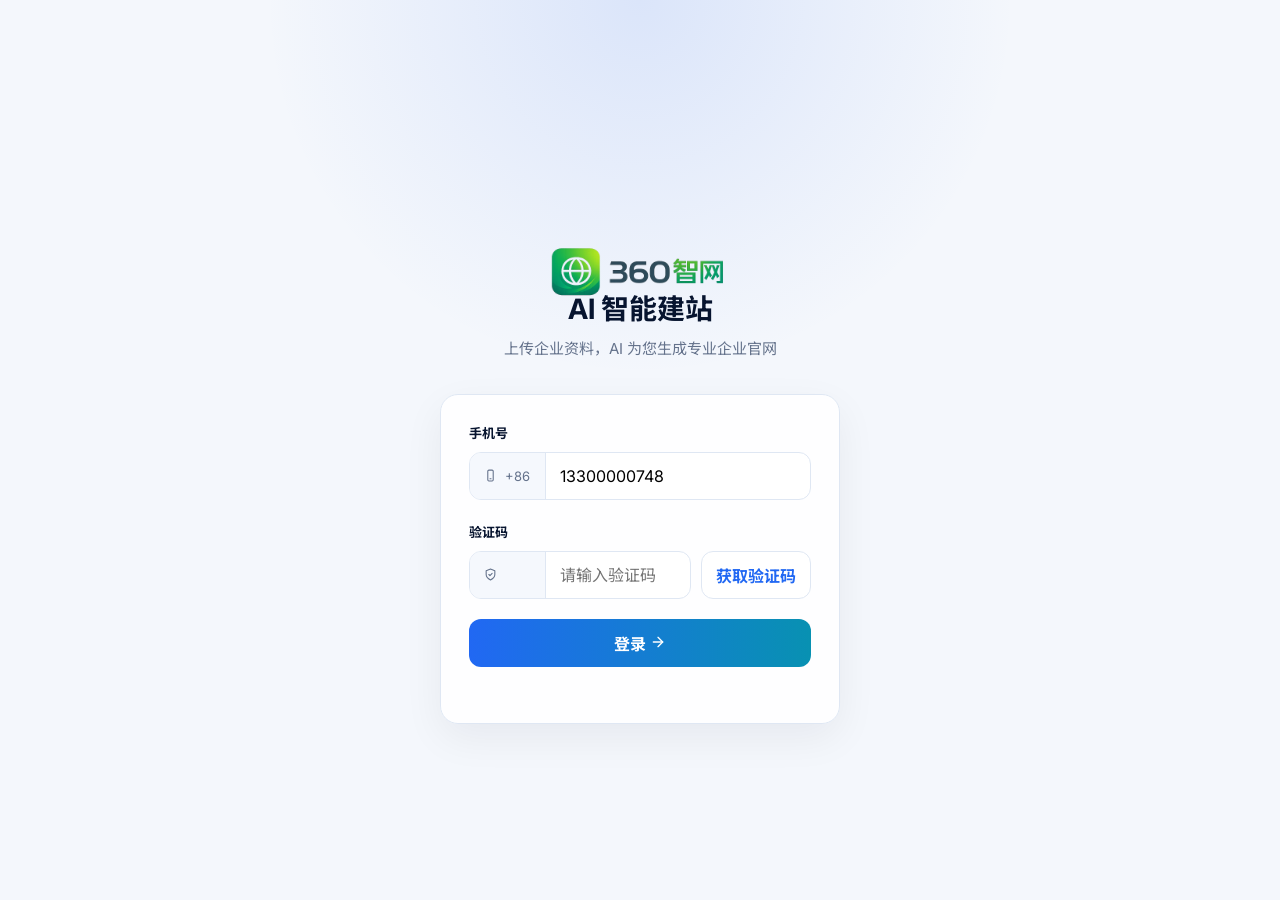
<file: index.html>
<!doctype html>
<html lang="zh-CN">
  <head>
    <meta charset="UTF-8" />
    <meta name="viewport" content="width=device-width, initial-scale=1.0" />
    <title>AI 智能建站</title>
    <meta name="description" content="AI 驱动的企业官网生成与发布平台" />
    <meta name="theme-color" content="#2a91f2" />
    <link rel="icon" href="assets/360-zhiwang-logo.png" />
    <link rel="stylesheet" href="style.css?v=20260603-total-crawl-count" />
  </head>
  <body>
    <div id="app"></div>
    <template id="icon-sprite">
      <svg xmlns="http://www.w3.org/2000/svg" style="display:none">
        <symbol id="i-phone" viewBox="0 0 24 24"><rect x="7" y="2" width="10" height="20" rx="2"/><path d="M11 18h2"/></symbol>
        <symbol id="i-phone-call" viewBox="0 0 24 24"><path d="M22 16.9v3a2 2 0 0 1-2.2 2 19.8 19.8 0 0 1-8.6-3.1 19.5 19.5 0 0 1-6-6A19.8 19.8 0 0 1 2.1 4.2 2 2 0 0 1 4.1 2h3a2 2 0 0 1 2 1.7c.1.9.3 1.7.6 2.5a2 2 0 0 1-.5 2.1L8 9.5a16 16 0 0 0 6.5 6.5l1.2-1.2a2 2 0 0 1 2.1-.5c.8.3 1.6.5 2.5.6A2 2 0 0 1 22 16.9Z"/></symbol>
        <symbol id="i-home" viewBox="0 0 24 24"><path d="m3 11 9-8 9 8"/><path d="M5 10v10h5v-6h4v6h5V10"/></symbol>
        <symbol id="i-doc-list" viewBox="0 0 24 24"><path d="M6 2h9l3 3v17H6z"/><path d="M14 2v5h4"/><path d="M9 11h6"/><path d="M9 15h6"/><path d="M9 19h4"/></symbol>
        <symbol id="i-site-window" viewBox="0 0 24 24"><rect x="3" y="4" width="18" height="16" rx="2"/><path d="M3 9h18"/><path d="M8 4v5"/><path d="M8 13h4"/><path d="M8 16h8"/></symbol>
        <symbol id="i-chart-bars" viewBox="0 0 24 24"><path d="M4 20V10"/><path d="M10 20V4"/><path d="M16 20v-8"/><path d="M22 20V7"/></symbol>
        <symbol id="i-calendar" viewBox="0 0 24 24"><rect x="3" y="4" width="18" height="18" rx="2"/><path d="M16 2v4"/><path d="M8 2v4"/><path d="M3 10h18"/></symbol>
        <symbol id="i-edit" viewBox="0 0 24 24"><path d="M12 20h9"/><path d="M16.5 3.5a2.1 2.1 0 0 1 3 3L8 18l-4 1 1-4Z"/></symbol>
        <symbol id="i-check-circle" viewBox="0 0 24 24"><circle cx="12" cy="12" r="10"/><path d="m8 12 3 3 5-6"/></symbol>
        <symbol id="i-user-round" viewBox="0 0 24 24"><circle cx="12" cy="8" r="4"/><path d="M4 22a8 8 0 0 1 16 0"/></symbol>
        <symbol id="i-bot" viewBox="0 0 24 24"><rect x="5" y="8" width="14" height="11" rx="3"/><path d="M12 4v4"/><path d="M8 13h.01"/><path d="M16 13h.01"/><path d="M9 18h6"/></symbol>
        <symbol id="i-search-chart" viewBox="0 0 24 24"><circle cx="10" cy="10" r="6"/><path d="m15 15 5 5"/><path d="M8 11.5 10 9l2 2 2.5-4"/></symbol>
        <symbol id="i-shield" viewBox="0 0 24 24"><path d="M12 22s8-4 8-10V5l-8-3-8 3v7c0 6 8 10 8 10"/><path d="m9 12 2 2 4-4"/></symbol>
        <symbol id="i-arrow" viewBox="0 0 24 24"><path d="M5 12h14"/><path d="m12 5 7 7-7 7"/></symbol>
        <symbol id="i-spark" viewBox="0 0 24 24"><path d="M12 3 14.4 8.6 20 11l-5.6 2.4L12 19l-2.4-5.6L4 11l5.6-2.4Z"/><path d="M19 3v4"/><path d="M21 5h-4"/></symbol>
        <symbol id="i-book" viewBox="0 0 24 24"><path d="M4 19.5A2.5 2.5 0 0 1 6.5 17H20"/><path d="M4 4.5A2.5 2.5 0 0 1 6.5 2H20v20H6.5A2.5 2.5 0 0 1 4 19.5z"/></symbol>
        <symbol id="i-layout" viewBox="0 0 24 24"><rect x="3" y="3" width="18" height="18" rx="2"/><path d="M3 9h18"/><path d="M9 21V9"/></symbol>
        <symbol id="i-refresh" viewBox="0 0 24 24"><path d="M21 12a9 9 0 0 1-15.5 6.2L3 16"/><path d="M3 21v-5h5"/><path d="M3 12A9 9 0 0 1 18.5 5.8L21 8"/><path d="M21 3v5h-5"/></symbol>
        <symbol id="i-plus" viewBox="0 0 24 24"><path d="M12 5v14"/><path d="M5 12h14"/></symbol>
        <symbol id="i-globe" viewBox="0 0 24 24"><circle cx="12" cy="12" r="10"/><path d="M2 12h20"/><path d="M12 2a15.3 15.3 0 0 1 0 20"/><path d="M12 2a15.3 15.3 0 0 0 0 20"/></symbol>
        <symbol id="i-eye" viewBox="0 0 24 24"><path d="M2 12s3.5-7 10-7 10 7 10 7-3.5 7-10 7S2 12 2 12Z"/><circle cx="12" cy="12" r="3"/></symbol>
        <symbol id="i-user" viewBox="0 0 24 24"><path d="M20 21a8 8 0 0 0-16 0"/><circle cx="12" cy="7" r="4"/></symbol>
        <symbol id="i-log-out" viewBox="0 0 24 24"><path d="M9 21H5a2 2 0 0 1-2-2V5a2 2 0 0 1 2-2h4"/><path d="m16 17 5-5-5-5"/><path d="M21 12H9"/></symbol>
        <symbol id="i-close" viewBox="0 0 24 24"><path d="M18 6 6 18"/><path d="m6 6 12 12"/></symbol>
        <symbol id="i-upload" viewBox="0 0 24 24"><path d="M21 15v4a2 2 0 0 1-2 2H5a2 2 0 0 1-2-2v-4"/><path d="m17 8-5-5-5 5"/><path d="M12 3v12"/></symbol>
        <symbol id="i-send" viewBox="0 0 24 24"><path d="m22 2-7 20-4-9-9-4Z"/><path d="M22 2 11 13"/></symbol>
        <symbol id="i-chevron-down" viewBox="0 0 24 24"><path d="m6 9 6 6 6-6"/></symbol>
      </svg>
    </template>
    <script src="app.js?v=20260603-total-crawl-count"></script>
  </body>
</html>
</file>
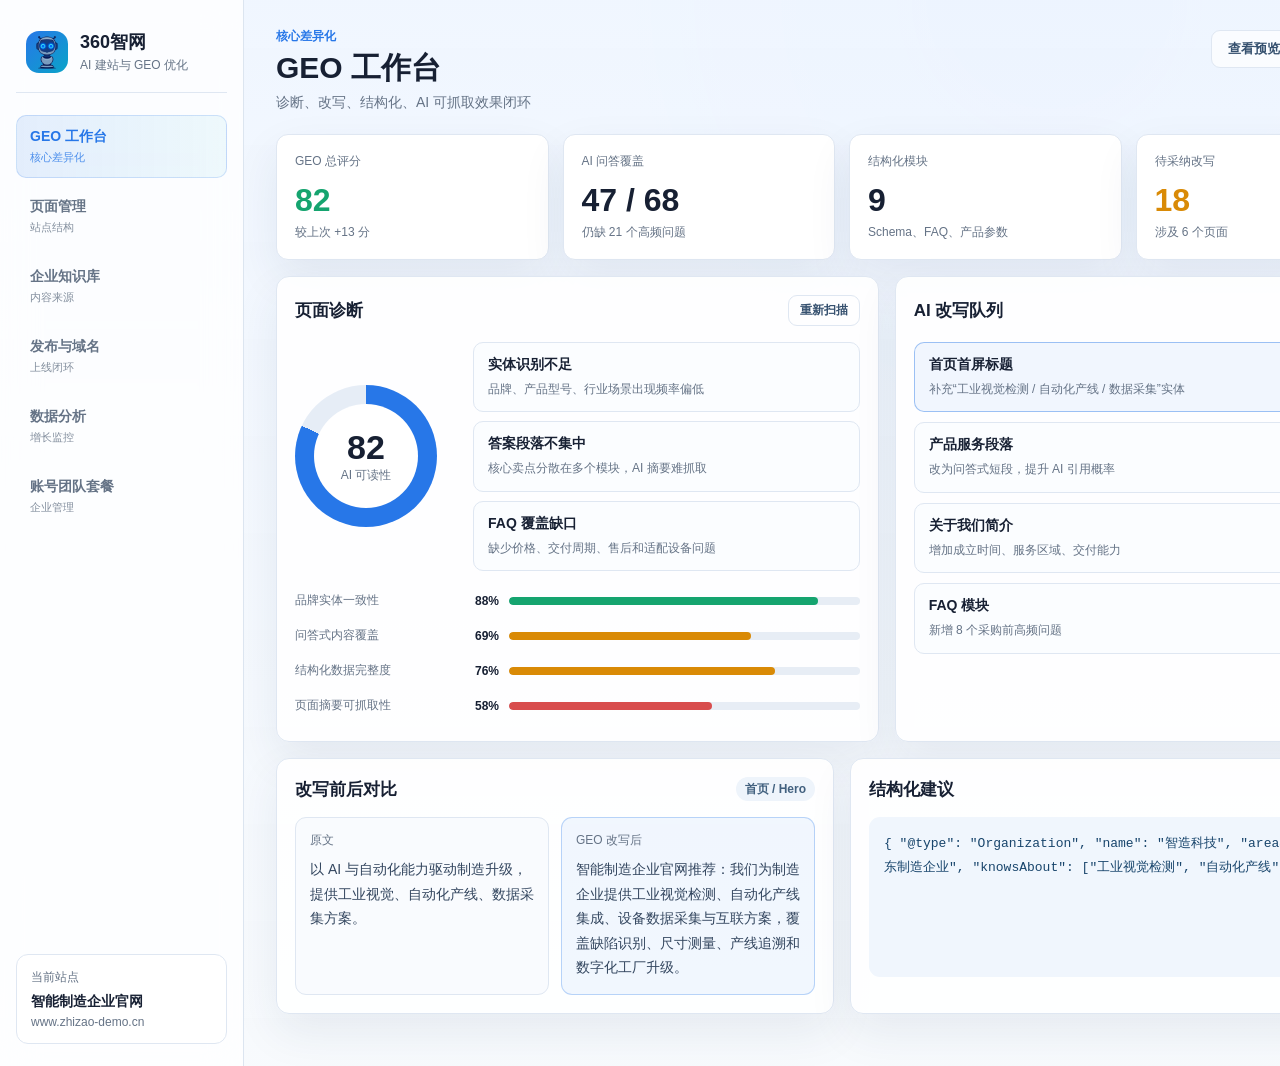
<file: design-demos/index.html>
<!doctype html>
<html lang="zh-CN">
  <head>
    <meta charset="UTF-8" />
    <meta name="viewport" content="width=device-width, initial-scale=1.0" />
    <title>360智网后台补充页面设计稿</title>
    <link rel="stylesheet" href="./styles.css" />
  </head>
  <body>
    <div id="app"></div>
    <script>
      const pages = [
        { id: "geo", title: "GEO 工作台", desc: "诊断、改写、结构化、AI 可抓取效果闭环", tag: "核心差异化" },
        { id: "pages", title: "页面管理", desc: "管理站点页面树、发布状态和页面健康度", tag: "站点结构" },
        { id: "knowledge", title: "企业知识库", desc: "沉淀企业事实、资料、产品、案例与 FAQ", tag: "内容来源" },
        { id: "publish", title: "发布与域名", desc: "域名、SSL、发布检查、版本回滚", tag: "上线闭环" },
        { id: "analytics", title: "数据分析", desc: "访问、转化、GEO 曝光与内容缺口", tag: "增长监控" },
        { id: "settings", title: "账号团队套餐", desc: "成员、权限、额度、账单和企业设置", tag: "企业管理" }
      ];

      const pageId = new URLSearchParams(location.search).get("page") || "geo";
      const current = pages.find(page => page.id === pageId) || pages[0];

      function nav() {
        return pages.map(page => `
          <a class="nav-item ${page.id === current.id ? "active" : ""}" href="?page=${page.id}">
            <span>${page.title}</span>
            <small>${page.tag}</small>
          </a>
        `).join("");
      }

      function shell(content) {
        return `
          <div class="shell">
            <aside class="sidebar">
              <div class="brand">
                <img src="../assets/ai-avatar.png" alt="" />
                <div><strong>360智网</strong><span>AI 建站与 GEO 优化</span></div>
              </div>
              <nav>${nav()}</nav>
              <div class="site-card">
                <span>当前站点</span>
                <strong>智能制造企业官网</strong>
                <small>www.zhizao-demo.cn</small>
              </div>
            </aside>
            <main class="workspace">
              <header class="topbar">
                <div>
                  <p class="eyebrow">${current.tag}</p>
                  <h1>${current.title}</h1>
                  <p>${current.desc}</p>
                </div>
                <div class="top-actions">
                  <button class="ghost">查看预览</button>
                  <button class="primary">AI 继续优化</button>
                </div>
              </header>
              ${content}
            </main>
          </div>
        `;
      }

      function stat(label, value, note, tone = "") {
        return `<div class="stat ${tone}"><span>${label}</span><strong>${value}</strong><small>${note}</small></div>`;
      }

      function score(value, label) {
        return `<div class="score" style="--score:${value * 3.6}deg"><div><strong>${value}</strong><span>${label}</span></div></div>`;
      }

      function progress(label, value, tone = "") {
        return `<div class="progress-row"><span>${label}</span><b>${value}%</b><div class="bar"><i class="${tone}" style="width:${value}%"></i></div></div>`;
      }

      function geoPage() {
        return shell(`
          <section class="stats-grid">
            ${stat("GEO 总评分", "82", "较上次 +13 分", "good")}
            ${stat("AI 问答覆盖", "47 / 68", "仍缺 21 个高频问题")}
            ${stat("结构化模块", "9", "Schema、FAQ、产品参数")}
            ${stat("待采纳改写", "18", "涉及 6 个页面", "warn")}
          </section>
          <section class="geo-layout">
            <div class="panel">
              <div class="panel-head"><h2>页面诊断</h2><button class="ghost small">重新扫描</button></div>
              <div class="score-row">
                ${score(82, "AI 可读性")}
                <div class="diagnosis-list">
                  <div><b>实体识别不足</b><span>品牌、产品型号、行业场景出现频率偏低</span></div>
                  <div><b>答案段落不集中</b><span>核心卖点分散在多个模块，AI 摘要难抓取</span></div>
                  <div><b>FAQ 覆盖缺口</b><span>缺少价格、交付周期、售后和适配设备问题</span></div>
                </div>
              </div>
              ${progress("品牌实体一致性", 88, "ok")}
              ${progress("问答式内容覆盖", 69, "mid")}
              ${progress("结构化数据完整度", 76, "mid")}
              ${progress("页面摘要可抓取性", 58, "bad")}
            </div>
            <div class="panel">
              <div class="panel-head"><h2>AI 改写队列</h2><button class="primary small">批量采纳</button></div>
              <div class="rewrite-card selected"><b>首页首屏标题</b><span>补充“工业视觉检测 / 自动化产线 / 数据采集”实体</span><em>高优先级</em></div>
              <div class="rewrite-card"><b>产品服务段落</b><span>改为问答式短段，提升 AI 引用概率</span><em>建议采纳</em></div>
              <div class="rewrite-card"><b>关于我们简介</b><span>增加成立时间、服务区域、交付能力</span><em>待确认事实</em></div>
              <div class="rewrite-card"><b>FAQ 模块</b><span>新增 8 个采购前高频问题</span><em>可自动生成</em></div>
            </div>
          </section>
          <section class="split">
            <div class="panel before-after">
              <div class="panel-head"><h2>改写前后对比</h2><span class="pill">首页 / Hero</span></div>
              <div class="compare">
                <article><span>原文</span><p>以 AI 与自动化能力驱动制造升级，提供工业视觉、自动化产线、数据采集方案。</p></article>
                <article class="after"><span>GEO 改写后</span><p>智能制造企业官网推荐：我们为制造企业提供工业视觉检测、自动化产线集成、设备数据采集与互联方案，覆盖缺陷识别、尺寸测量、产线追溯和数字化工厂升级。</p></article>
              </div>
            </div>
            <div class="panel schema-box">
              <div class="panel-head"><h2>结构化建议</h2><span class="pill ok">JSON-LD</span></div>
              <code>{ "@type": "Organization", "name": "智造科技", "areaServed": "华东制造企业", "knowsAbout": ["工业视觉检测", "自动化产线"] }</code>
            </div>
          </section>
        `);
      }

      function pagesPage() {
        const rows = [
          ["首页", "/", "已发布", "92", "3 分钟前"],
          ["产品服务", "/products", "待优化", "74", "今天 16:20"],
          ["解决方案", "/solutions", "草稿", "66", "昨天"],
          ["客户案例", "/cases", "已发布", "81", "昨天"],
          ["新闻资讯", "/news", "缺内容", "49", "3 天前"],
          ["FAQ", "/faq", "待生成", "38", "未发布"]
        ];
        return shell(`
          <section class="pages-grid">
            <div class="panel tree-panel">
              <div class="panel-head"><h2>站点页面树</h2><button class="ghost small">新增页面</button></div>
              <div class="tree">
                <b>智能制造企业官网</b>
                <span class="active">首页</span><span>产品服务</span><span>解决方案</span><span>客户案例</span><span>新闻资讯</span><span>关于我们</span><span>联系我们</span><span>FAQ</span>
              </div>
            </div>
            <div class="panel table-panel">
              <div class="panel-head"><h2>页面列表</h2><div><button class="ghost small">批量扫描</button><button class="primary small">AI 生成子页面</button></div></div>
              <table>
                <thead><tr><th>页面</th><th>路径</th><th>状态</th><th>GEO</th><th>最后更新</th><th>操作</th></tr></thead>
                <tbody>${rows.map(row => `<tr><td><b>${row[0]}</b></td><td>${row[1]}</td><td><span class="badge">${row[2]}</span></td><td><strong>${row[3]}</strong></td><td>${row[4]}</td><td><button class="link">编辑</button></td></tr>`).join("")}</tbody>
              </table>
            </div>
          </section>
          <section class="split">
            <div class="panel">
              <div class="panel-head"><h2>当前页面健康度</h2><span class="pill warn">产品服务</span></div>
              ${progress("标题与摘要", 86, "ok")}
              ${progress("产品参数完整度", 63, "mid")}
              ${progress("内部链接", 71, "mid")}
              ${progress("FAQ 覆盖", 35, "bad")}
            </div>
            <div class="panel action-list">
              <div class="panel-head"><h2>建议动作</h2><button class="primary small">一键处理</button></div>
              <div><b>生成产品详情页</b><span>从产品库选择 4 个核心产品自动生成页面</span></div>
              <div><b>补充页面摘要</b><span>为 AI 抓取生成 120 字可引用摘要</span></div>
              <div><b>添加交叉链接</b><span>链接到案例、解决方案和 FAQ 页面</span></div>
            </div>
          </section>
        `);
      }

      function knowledgePage() {
        return shell(`
          <section class="knowledge-grid">
            <div class="panel source-panel">
              <div class="panel-head"><h2>资料来源</h2><button class="primary small">上传资料</button></div>
              <div class="doc active"><b>企业介绍.pdf</b><span>已抽取 32 条事实</span><em>可信</em></div>
              <div class="doc"><b>产品画册.docx</b><span>已抽取 18 个产品参数</span><em>需复核</em></div>
              <div class="doc"><b>客户案例.xlsx</b><span>已识别 9 个案例</span><em>待确认</em></div>
              <div class="upload-box">拖拽 PDF / Word / 图片 / 表格到此处</div>
            </div>
            <div class="panel facts-panel">
              <div class="panel-head"><h2>企业事实卡片</h2><button class="ghost small">冲突检测</button></div>
              <div class="fact-grid">
                <div><span>企业名称</span><b>智造科技有限公司</b></div>
                <div><span>主营业务</span><b>工业视觉检测、自动化产线</b></div>
                <div><span>服务区域</span><b>华东、华南制造企业</b></div>
                <div><span>交付能力</span><b>方案设计到现场调试</b></div>
              </div>
              <div class="tabs"><span class="active">产品库</span><span>解决方案</span><span>案例库</span><span>FAQ</span><span>品牌语气</span></div>
              <div class="product-row"><b>工业视觉检测系统</b><span>缺陷识别 / 尺寸测量 / 追溯报表</span><button class="ghost small">生成页面</button></div>
              <div class="product-row"><b>设备数据采集网关</b><span>PLC 连接 / 实时看板 / 运维告警</span><button class="ghost small">生成 FAQ</button></div>
              <div class="product-row"><b>自动化产线集成</b><span>评估 / 机械电气设计 / 调试交付</span><button class="ghost small">补参数</button></div>
            </div>
          </section>
          <section class="panel">
            <div class="panel-head"><h2>待确认内容</h2><button class="primary small">确认并入库</button></div>
            <div class="review-strip">
              <div><b>成立时间冲突</b><span>官网旧文案为 2018，营业资料为 2019</span></div>
              <div><b>案例客户不可公开</b><span>3 个案例缺少授权状态</span></div>
              <div><b>价格信息缺失</b><span>建议添加“按项目评估报价”说明</span></div>
            </div>
          </section>
        `);
      }

      function publishPage() {
        return shell(`
          <section class="stats-grid">
            ${stat("域名状态", "已解析", "DNS 生效于 3 分钟前", "good")}
            ${stat("SSL 证书", "有效", "到期还有 86 天", "good")}
            ${stat("发布版本", "v1.8", "可随时回滚")}
            ${stat("上线检查", "11 / 14", "3 项需要处理", "warn")}
          </section>
          <section class="publish-grid">
            <div class="panel">
              <div class="panel-head"><h2>域名绑定</h2><button class="ghost small">添加域名</button></div>
              <div class="domain-card"><b>www.zhizao-demo.cn</b><span class="badge ok">主域名</span><small>CNAME -> publish.360zhiwang.com</small></div>
              <div class="domain-card muted"><b>zhizao-demo.cn</b><span class="badge">跳转到 www</span><small>301 redirect 已开启</small></div>
              <div class="dns-box"><b>DNS 记录</b><code>CNAME  www  publish.360zhiwang.com</code><code>TXT  @  360zw-verify=82ca19</code></div>
            </div>
            <div class="panel checklist">
              <div class="panel-head"><h2>发布前检查</h2><button class="primary small">修复问题</button></div>
              <label><input type="checkbox" checked /> 移动端布局检查通过</label>
              <label><input type="checkbox" checked /> 表单接收邮箱已配置</label>
              <label><input type="checkbox" checked /> sitemap.xml 已生成</label>
              <label><input type="checkbox" /> 新闻资讯页面内容为空</label>
              <label><input type="checkbox" /> FAQ 页面未发布</label>
              <label><input type="checkbox" /> 2 个按钮链接未配置</label>
            </div>
          </section>
          <section class="panel version-panel">
            <div class="panel-head"><h2>版本历史</h2><button class="primary small">发布新版本</button></div>
            <div class="timeline"><div><b>v1.8 当前版本</b><span>GEO 改写首页与产品页，发布于今天 18:42</span></div><div><b>v1.7</b><span>新增客户案例页面</span></div><div><b>v1.6</b><span>首次绑定正式域名</span></div></div>
          </section>
        `);
      }

      function analyticsPage() {
        return shell(`
          <section class="stats-grid">
            ${stat("本周访问", "12,480", "环比 +18%", "good")}
            ${stat("询盘转化", "3.6%", "表单 42 条")}
            ${stat("AI 搜索曝光", "326", "品牌相关问答", "good")}
            ${stat("内容缺口", "14", "集中在价格/交付")}
          </section>
          <section class="analytics-grid">
            <div class="panel chart-panel">
              <div class="panel-head"><h2>访问与转化趋势</h2><span class="pill">近 30 天</span></div>
              <div class="chart">${[38,45,32,54,62,58,73,69,82,78,92,88].map(v => `<i style="height:${v}%"></i>`).join("")}</div>
              <div class="legend"><span>自然搜索</span><span>AI 推荐</span><span>直接访问</span><span>表单提交</span></div>
            </div>
            <div class="panel">
              <div class="panel-head"><h2>GEO 曝光问题</h2><button class="ghost small">查看详情</button></div>
              <div class="question"><b>工业视觉检测系统哪家公司好？</b><span>排名第 4，建议补充案例证明</span></div>
              <div class="question"><b>自动化产线改造周期多久？</b><span>未覆盖，建议生成 FAQ</span></div>
              <div class="question"><b>设备数据采集网关支持哪些 PLC？</b><span>内容不足，缺品牌型号</span></div>
            </div>
          </section>
          <section class="split">
            <div class="panel funnel"><div class="panel-head"><h2>转化漏斗</h2></div><div><b>12,480</b><span>访问</span></div><div><b>1,964</b><span>产品页浏览</span></div><div><b>318</b><span>联系页访问</span></div><div><b>42</b><span>有效询盘</span></div></div>
            <div class="panel"><div class="panel-head"><h2>页面表现排行</h2></div><table><tbody><tr><td>首页</td><td>5,820 PV</td><td>GEO 92</td></tr><tr><td>产品服务</td><td>2,430 PV</td><td>GEO 74</td></tr><tr><td>解决方案</td><td>1,108 PV</td><td>GEO 66</td></tr><tr><td>FAQ</td><td>未发布</td><td>GEO 38</td></tr></tbody></table></div>
          </section>
        `);
      }

      function settingsPage() {
        return shell(`
          <section class="settings-grid">
            <div class="panel">
              <div class="panel-head"><h2>企业空间</h2><button class="ghost small">编辑</button></div>
              <div class="company-card"><b>示例智能制造有限公司</b><span>企业版 / 3 个站点 / 8 名成员</span></div>
              ${progress("AI 生成额度", 64, "mid")}
              ${progress("GEO 扫描额度", 48, "ok")}
              ${progress("资料存储空间", 72, "mid")}
            </div>
            <div class="panel">
              <div class="panel-head"><h2>团队成员</h2><button class="primary small">邀请成员</button></div>
              <table><tbody><tr><td><b>张经理</b><span>管理员</span></td><td>全部权限</td><td>在线</td></tr><tr><td><b>李运营</b><span>内容编辑</span></td><td>编辑/发布</td><td>昨天</td></tr><tr><td><b>王销售</b><span>线索跟进</span></td><td>只读/CRM</td><td>今天</td></tr></tbody></table>
            </div>
          </section>
          <section class="split">
            <div class="panel plan-card">
              <div class="panel-head"><h2>当前套餐</h2><span class="pill ok">企业版</span></div>
              <b class="price">¥3,999 / 月</b>
              <p>包含 5 个官网、每月 1,000 次 GEO 扫描、20GB 知识库存储、团队权限和发布回滚。</p>
              <button class="primary">升级套餐</button>
            </div>
            <div class="panel integrations">
              <div class="panel-head"><h2>集成与通知</h2></div>
              <div><b>企业微信通知</b><span>线索提交后自动推送销售群</span><em>已开启</em></div>
              <div><b>百度统计</b><span>访问数据同步到分析页</span><em>未连接</em></div>
              <div><b>飞书审批</b><span>发布前需要主管确认</span><em>可配置</em></div>
            </div>
          </section>
        `);
      }

      const renderers = { geo: geoPage, pages: pagesPage, knowledge: knowledgePage, publish: publishPage, analytics: analyticsPage, settings: settingsPage };
      document.getElementById("app").innerHTML = (renderers[current.id] || geoPage)();
    </script>
  </body>
</html>
</file>
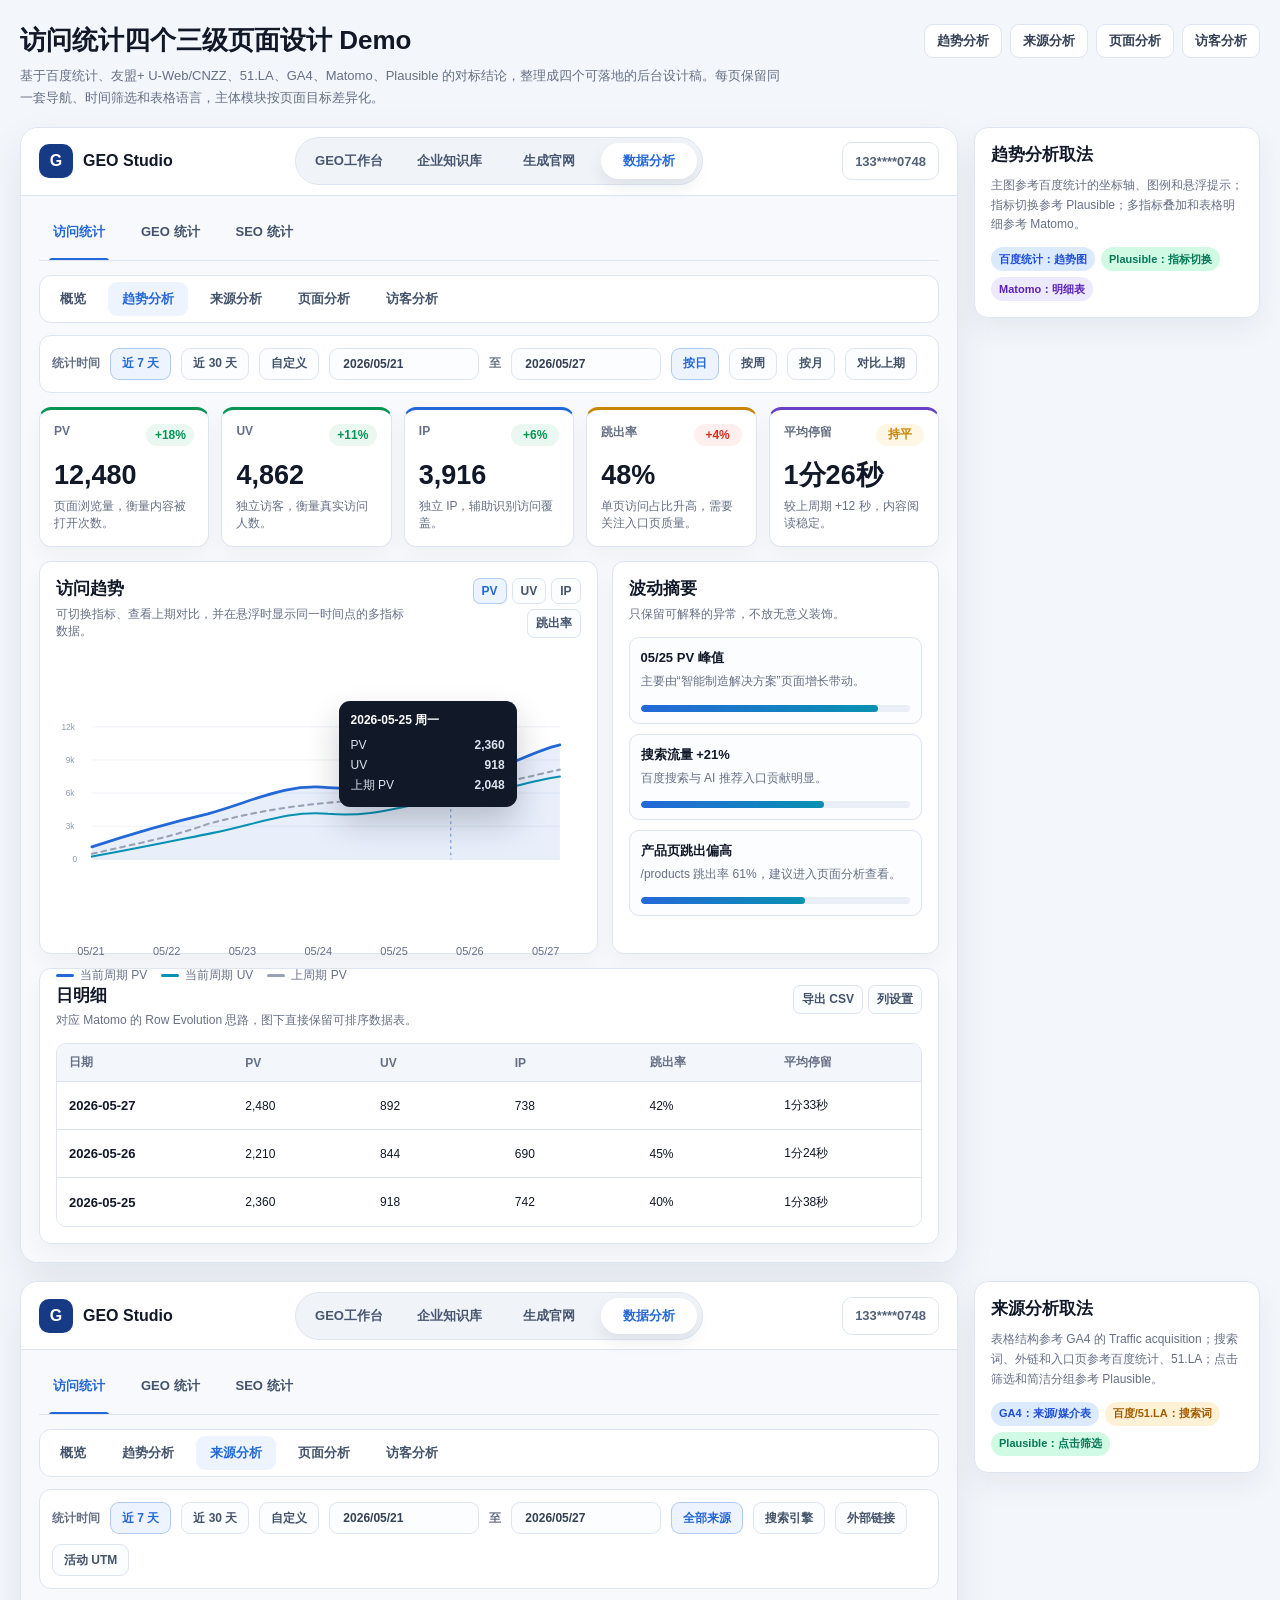
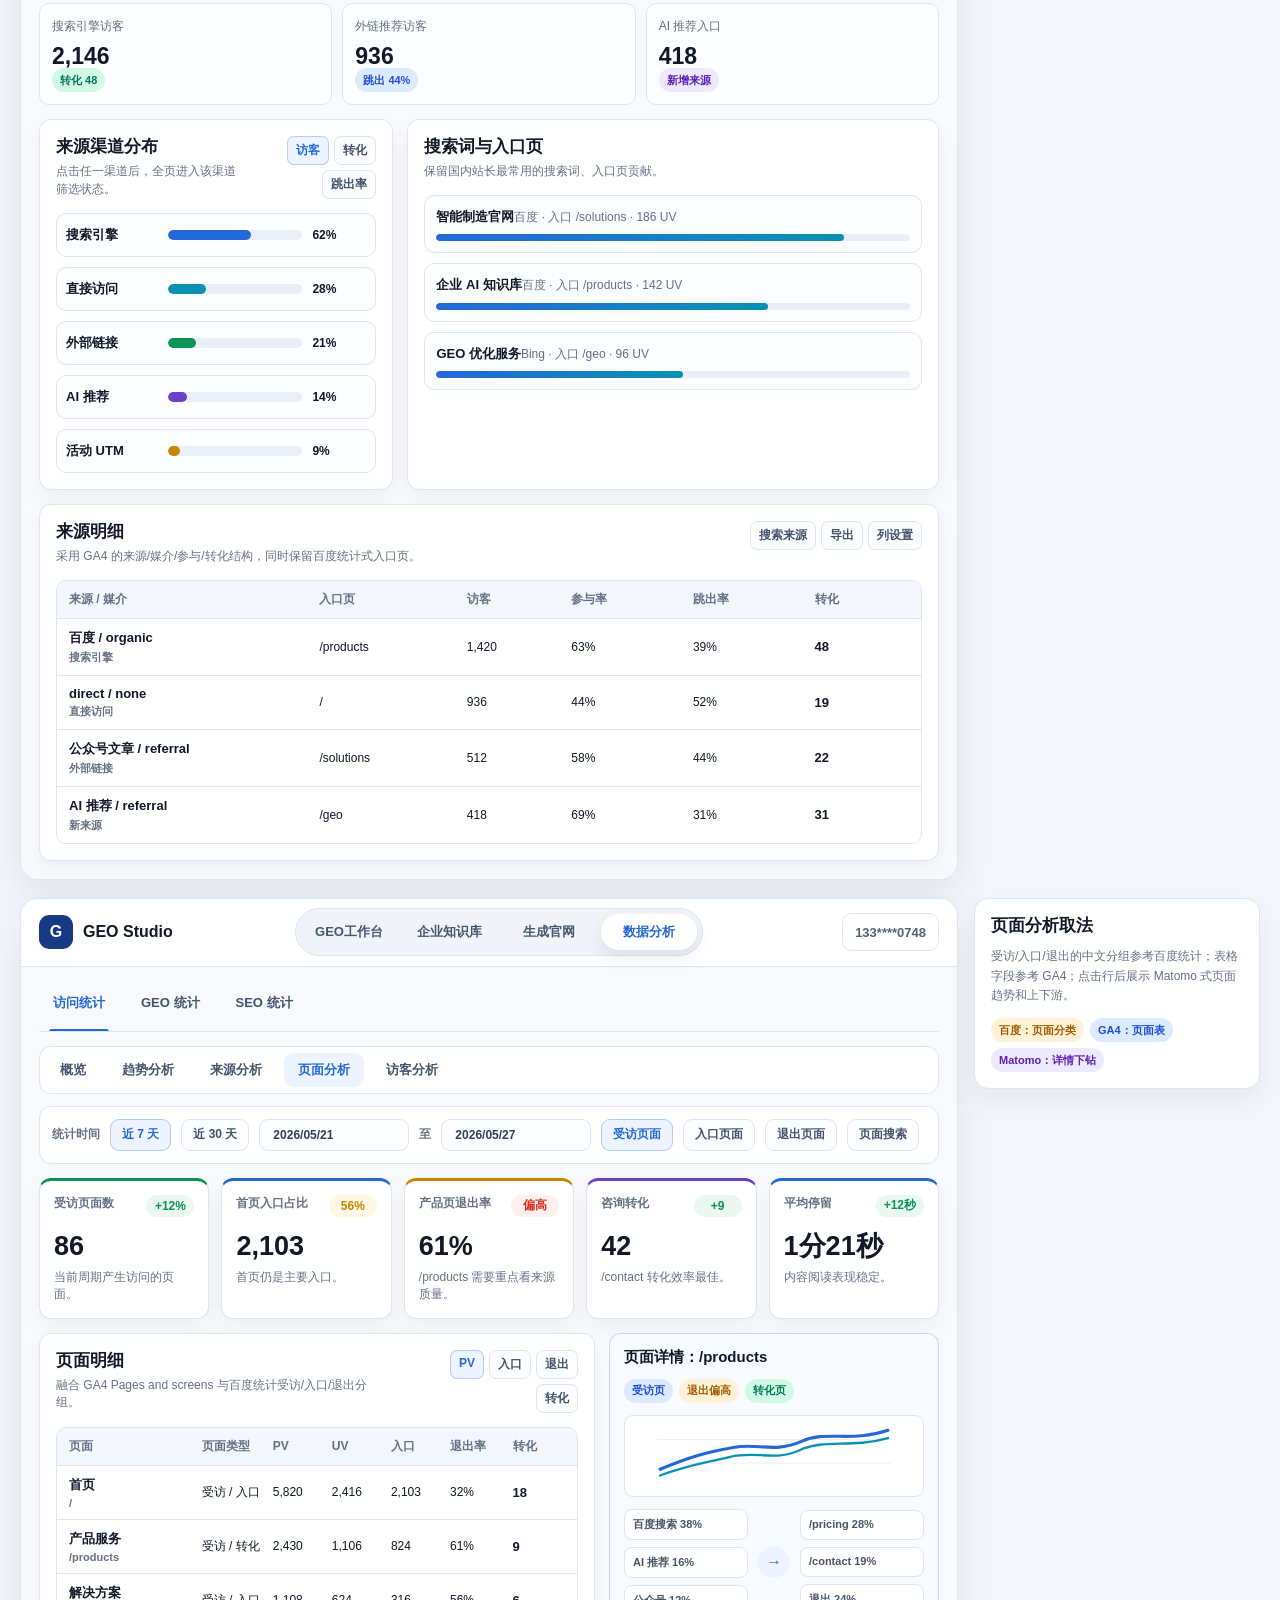
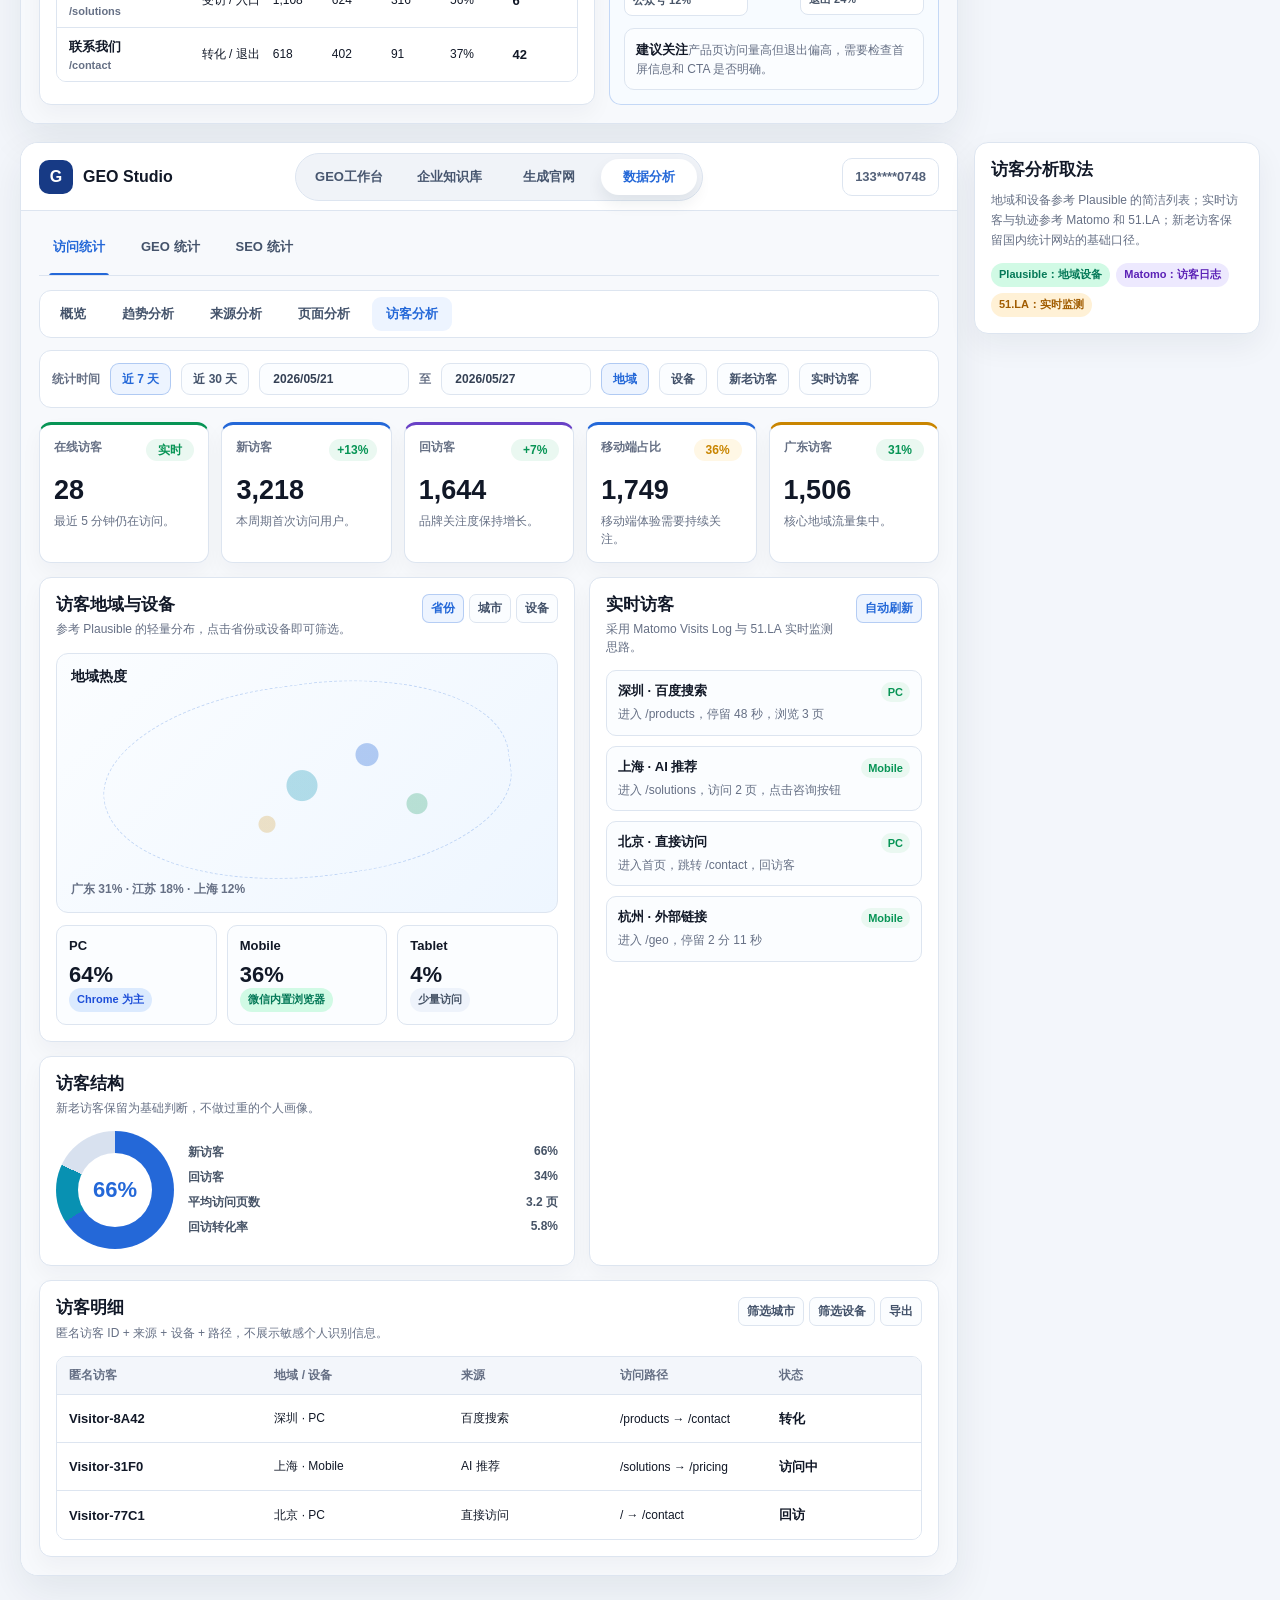
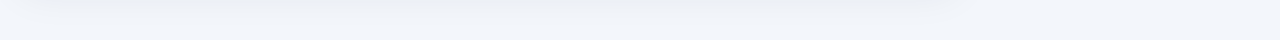
<file: design-demos/analytics-four-subpages-demo.html>
<!doctype html>
<html lang="zh-CN">
<head>
  <meta charset="utf-8" />
  <meta name="viewport" content="width=device-width, initial-scale=1" />
  <title>访问统计四个三级页面设计 Demo</title>
  <style>
    :root {
      --bg: #f3f6fb;
      --paper: #ffffff;
      --ink: #111827;
      --muted: #667085;
      --line: #dde5f0;
      --soft: #f7f9fc;
      --blue: #2468d8;
      --blue-weak: #edf4ff;
      --cyan: #0891b2;
      --green: #079455;
      --amber: #c98500;
      --red: #d92d20;
      --violet: #6941c6;
      --shadow: 0 16px 42px rgba(16, 32, 51, .08);
    }

    * { box-sizing: border-box; }

    body {
      margin: 0;
      background: var(--bg);
      color: var(--ink);
      font-family: -apple-system, BlinkMacSystemFont, "Segoe UI", "Noto Sans SC", "Microsoft YaHei", sans-serif;
      letter-spacing: 0;
    }

    button, input { font: inherit; }

    .page {
      width: min(1440px, calc(100vw - 40px));
      margin: 0 auto;
      padding: 24px 0 64px;
    }

    .demo-head {
      display: flex;
      justify-content: space-between;
      gap: 20px;
      align-items: flex-start;
      margin-bottom: 18px;
    }

    .demo-head h1 {
      margin: 0;
      font-size: 26px;
      line-height: 1.25;
    }

    .demo-head p {
      max-width: 760px;
      margin: 8px 0 0;
      color: var(--muted);
      font-size: 13px;
      line-height: 1.7;
    }

    .demo-jump {
      display: flex;
      flex-wrap: wrap;
      justify-content: flex-end;
      gap: 8px;
    }

    .demo-jump a {
      display: inline-flex;
      align-items: center;
      min-height: 34px;
      padding: 0 12px;
      border: 1px solid var(--line);
      border-radius: 9px;
      background: white;
      color: #344054;
      font-size: 13px;
      font-weight: 800;
      text-decoration: none;
    }

    .demo-jump a:hover {
      color: var(--blue);
      border-color: rgba(36, 104, 216, .34);
    }

    .artboard {
      display: grid;
      grid-template-columns: minmax(0, 1fr) 286px;
      gap: 16px;
      align-items: start;
      margin-top: 18px;
    }

    .mock-app {
      min-width: 0;
      overflow: hidden;
      border: 1px solid var(--line);
      border-radius: 18px;
      background: var(--paper);
      box-shadow: var(--shadow);
    }

    .notes {
      position: sticky;
      top: 16px;
      padding: 16px;
      border: 1px solid var(--line);
      border-radius: 14px;
      background: white;
      box-shadow: 0 12px 30px rgba(16, 32, 51, .06);
    }

    .notes h2 {
      margin: 0 0 10px;
      font-size: 17px;
      line-height: 1.3;
    }

    .notes p {
      margin: 0 0 12px;
      color: var(--muted);
      font-size: 12px;
      line-height: 1.65;
    }

    .note-tags {
      display: flex;
      flex-wrap: wrap;
      gap: 6px;
    }

    .note-tags span,
    .tag {
      display: inline-flex;
      align-items: center;
      min-height: 24px;
      padding: 0 8px;
      border-radius: 999px;
      background: #eef3fb;
      color: #475467;
      font-size: 11px;
      font-weight: 800;
      white-space: nowrap;
    }

    .note-tags .blue,
    .tag.blue { color: #1d4ed8; background: #dbeafe; }
    .note-tags .green,
    .tag.green { color: #047857; background: #d1fae5; }
    .note-tags .amber,
    .tag.amber { color: #a15c00; background: #fff1d6; }
    .note-tags .violet,
    .tag.violet { color: #5b21b6; background: #ede9fe; }

    .app-top {
      display: grid;
      grid-template-columns: 210px minmax(0, 1fr) 190px;
      gap: 16px;
      align-items: center;
      min-height: 68px;
      padding: 0 18px;
      border-bottom: 1px solid var(--line);
      background: #fff;
    }

    .brand {
      display: flex;
      align-items: center;
      gap: 10px;
      font-weight: 900;
      white-space: nowrap;
    }

    .brand i {
      display: grid;
      place-items: center;
      width: 34px;
      height: 34px;
      color: #fff;
      background: #173a85;
      border-radius: 10px;
      font-style: normal;
      font-weight: 900;
    }

    .top-nav {
      justify-self: center;
      display: flex;
      gap: 4px;
      min-width: 0;
      padding: 5px;
      border: 1px solid var(--line);
      border-radius: 999px;
      background: #f0f3f8;
    }

    .top-nav span {
      min-width: 96px;
      padding: 9px 14px;
      border-radius: 999px;
      color: #47566f;
      text-align: center;
      font-size: 13px;
      font-weight: 850;
      white-space: nowrap;
    }

    .top-nav .active {
      color: var(--blue);
      background: #fff;
      box-shadow: 0 8px 16px rgba(16, 32, 51, .08);
    }

    .account {
      justify-self: end;
      display: inline-flex;
      align-items: center;
      justify-content: center;
      min-height: 38px;
      padding: 0 12px;
      border: 1px solid var(--line);
      border-radius: 10px;
      color: #536179;
      background: white;
      font-size: 13px;
      font-weight: 800;
    }

    .workspace {
      padding: 18px;
      background: #f7f9fc;
    }

    .second-tabs,
    .third-tabs {
      display: flex;
      gap: 8px;
      overflow-x: auto;
      scrollbar-width: none;
    }

    .second-tabs::-webkit-scrollbar,
    .third-tabs::-webkit-scrollbar { display: none; }

    .second-tabs {
      padding: 0 0 10px;
      border-bottom: 1px solid var(--line);
    }

    .second-tabs button,
    .third-tabs button {
      border: 0;
      background: transparent;
      color: #44536b;
      font-size: 13px;
      font-weight: 900;
      white-space: nowrap;
    }

    .second-tabs button {
      position: relative;
      min-height: 36px;
      padding: 0 14px;
    }

    .second-tabs .active {
      color: var(--blue);
    }

    .second-tabs .active::after {
      content: "";
      position: absolute;
      left: 10px;
      right: 10px;
      bottom: -11px;
      height: 3px;
      border-radius: 3px 3px 0 0;
      background: var(--blue);
    }

    .third-tabs {
      margin-top: 14px;
      padding: 6px;
      border: 1px solid var(--line);
      border-radius: 12px;
      background: white;
    }

    .third-tabs button {
      min-height: 34px;
      padding: 0 14px;
      border-radius: 9px;
    }

    .third-tabs .active {
      color: var(--blue);
      background: var(--blue-weak);
    }

    .filter-row {
      display: flex;
      flex-wrap: wrap;
      gap: 10px;
      align-items: center;
      margin-top: 12px;
      padding: 12px;
      border: 1px solid var(--line);
      border-radius: 12px;
      background: white;
    }

    .filter-row b {
      color: var(--muted);
      font-size: 12px;
    }

    .filter-row span,
    .filter-row label {
      display: inline-flex;
      align-items: center;
      min-height: 32px;
      padding: 0 11px;
      border: 1px solid var(--line);
      border-radius: 9px;
      color: #44536b;
      background: #fbfdff;
      font-size: 12px;
      font-weight: 800;
    }

    .filter-row .active {
      color: var(--blue);
      border-color: rgba(36, 104, 216, .30);
      background: var(--blue-weak);
    }

    .filter-row input {
      width: 126px;
      border: 0;
      outline: 0;
      background: transparent;
      color: #344054;
      font-weight: 750;
    }

    .content {
      display: grid;
      gap: 14px;
      margin-top: 14px;
    }

    .kpis {
      display: grid;
      grid-template-columns: repeat(5, minmax(0, 1fr));
      gap: 12px;
    }

    .kpi {
      min-height: 116px;
      padding: 14px;
      border: 1px solid var(--line);
      border-top: 3px solid var(--blue);
      border-radius: 12px;
      background: white;
      box-shadow: 0 10px 22px rgba(16, 32, 51, .04);
    }

    .kpi.green { border-top-color: var(--green); }
    .kpi.amber { border-top-color: var(--amber); }
    .kpi.red { border-top-color: var(--red); }
    .kpi.violet { border-top-color: var(--violet); }

    .kpi-head {
      display: flex;
      justify-content: space-between;
      gap: 8px;
      color: var(--muted);
      font-size: 12px;
      font-weight: 850;
    }

    .delta {
      display: inline-flex;
      align-items: center;
      justify-content: center;
      min-width: 48px;
      min-height: 22px;
      padding: 0 8px;
      border-radius: 999px;
      color: var(--green);
      background: #eaf8f1;
      font-size: 12px;
      font-weight: 900;
      white-space: nowrap;
    }

    .delta.down { color: var(--red); background: #fff0ef; }
    .delta.flat { color: var(--amber); background: #fff7e5; }

    .kpi strong {
      display: block;
      margin-top: 16px;
      font-size: 27px;
      line-height: 1;
    }

    .kpi small {
      display: block;
      margin-top: 9px;
      color: var(--muted);
      font-size: 12px;
      line-height: 1.45;
    }

    .panel {
      min-width: 0;
      padding: 16px;
      border: 1px solid var(--line);
      border-radius: 12px;
      background: white;
      box-shadow: 0 10px 22px rgba(16, 32, 51, .04);
    }

    .panel-head {
      display: flex;
      justify-content: space-between;
      gap: 14px;
      align-items: flex-start;
      margin-bottom: 14px;
    }

    .panel-head h3 {
      margin: 0;
      font-size: 17px;
      line-height: 1.25;
    }

    .panel-head p {
      margin: 6px 0 0;
      color: var(--muted);
      font-size: 12px;
      line-height: 1.45;
    }

    .mini-actions {
      display: flex;
      gap: 5px;
      flex-wrap: wrap;
      justify-content: flex-end;
    }

    .mini-actions span {
      min-height: 26px;
      padding: 5px 8px;
      border: 1px solid var(--line);
      border-radius: 7px;
      color: #44536b;
      background: #fbfdff;
      font-size: 12px;
      font-weight: 800;
      white-space: nowrap;
    }

    .mini-actions .active {
      color: var(--blue);
      background: var(--blue-weak);
      border-color: rgba(36, 104, 216, .28);
    }

    .split-main {
      display: grid;
      grid-template-columns: minmax(0, 1.45fr) minmax(320px, .85fr);
      gap: 14px;
      align-items: stretch;
    }

    .chart-wrap {
      position: relative;
      height: 282px;
      padding: 8px 0 0;
    }

    svg {
      display: block;
      width: 100%;
      height: 100%;
    }

    .grid-line {
      stroke: #e6ebf2;
      stroke-width: 1;
    }

    .axis-label {
      fill: #8a98ad;
      font-size: 12px;
    }

    .pv,
    .uv,
    .compare-line {
      fill: none;
      stroke-linecap: round;
      stroke-linejoin: round;
    }

    .pv { stroke: var(--blue); stroke-width: 4; }
    .uv { stroke: var(--cyan); stroke-width: 3; }
    .compare-line { stroke: #98a2b3; stroke-width: 3; stroke-dasharray: 7 7; }
    .area { fill: rgba(36, 104, 216, .10); }

    .chart-tooltip {
      position: absolute;
      right: 64px;
      top: 46px;
      width: 178px;
      padding: 11px 12px;
      border-radius: 11px;
      background: #111827;
      color: white;
      box-shadow: 0 16px 32px rgba(17, 24, 39, .22);
      font-size: 12px;
    }

    .chart-tooltip b {
      display: block;
      margin-bottom: 6px;
    }

    .chart-tooltip span {
      display: flex;
      justify-content: space-between;
      gap: 10px;
      color: #dbe4f0;
      line-height: 1.7;
    }

    .axis {
      display: grid;
      grid-template-columns: repeat(7, minmax(0, 1fr));
      gap: 6px;
      margin-top: 8px;
      color: var(--muted);
      font-size: 11px;
      text-align: center;
    }

    .legend {
      display: flex;
      gap: 14px;
      flex-wrap: wrap;
      margin-top: 10px;
      color: var(--muted);
      font-size: 12px;
    }

    .legend span {
      display: inline-flex;
      align-items: center;
      gap: 6px;
    }

    .legend i {
      width: 18px;
      height: 3px;
      border-radius: 999px;
      background: var(--blue);
    }

    .legend span:nth-child(2) i { background: var(--cyan); }
    .legend span:nth-child(3) i { background: #98a2b3; }

    .insight-list,
    .simple-list {
      display: grid;
      gap: 10px;
    }

    .insight-item,
    .simple-row {
      padding: 11px;
      border: 1px solid var(--line);
      border-radius: 10px;
      background: #fbfdff;
    }

    .insight-item {
      display: grid;
      gap: 6px;
    }

    .insight-item b,
    .simple-row b {
      font-size: 13px;
    }

    .insight-item span,
    .simple-row span {
      color: var(--muted);
      font-size: 12px;
      line-height: 1.45;
    }

    .bar-line {
      height: 7px;
      margin-top: 8px;
      overflow: hidden;
      background: #e9eef7;
      border-radius: 999px;
    }

    .bar-line i {
      display: block;
      height: 100%;
      background: linear-gradient(90deg, var(--blue), var(--cyan));
      border-radius: inherit;
    }

    .data-table {
      overflow: hidden;
      border: 1px solid var(--line);
      border-radius: 10px;
    }

    .row {
      display: grid;
      gap: 10px;
      align-items: center;
      min-height: 48px;
      padding: 10px 12px;
      border-bottom: 1px solid var(--line);
      background: white;
      font-size: 12px;
    }

    .row:last-child { border-bottom: 0; }
    .row.head {
      min-height: 38px;
      color: var(--muted);
      background: #f3f6fb;
      font-weight: 900;
    }

    .row b { font-size: 13px; }
    .row small {
      display: block;
      margin-top: 3px;
      color: var(--muted);
      font-size: 11px;
    }

    .source-table .row { grid-template-columns: 1.4fr .8fr .55fr .65fr .65fr .55fr; }
    .trend-table .row { grid-template-columns: 1fr .75fr .75fr .75fr .75fr .75fr; }
    .page-table .row { grid-template-columns: 1.45fr .72fr .58fr .58fr .58fr .62fr .62fr; }
    .visitor-table .row { grid-template-columns: 1.05fr .95fr .8fr .8fr .7fr; }

    .source-grid {
      display: grid;
      grid-template-columns: minmax(0, .8fr) minmax(0, 1.2fr);
      gap: 14px;
    }

    .channel-bars {
      display: grid;
      gap: 10px;
    }

    .channel {
      display: grid;
      grid-template-columns: 92px minmax(0, 1fr) 54px;
      gap: 10px;
      align-items: center;
      min-height: 44px;
      padding: 9px;
      border: 1px solid var(--line);
      border-radius: 10px;
      background: #fbfdff;
      font-size: 12px;
    }

    .channel b { font-size: 13px; }

    .stack {
      height: 10px;
      overflow: hidden;
      background: #e9eef7;
      border-radius: 999px;
    }

    .stack i {
      display: block;
      height: 100%;
      background: var(--blue);
      border-radius: inherit;
    }

    .source-quality {
      display: grid;
      grid-template-columns: repeat(3, minmax(0, 1fr));
      gap: 10px;
    }

    .quality-card {
      min-height: 94px;
      padding: 12px;
      border: 1px solid var(--line);
      border-radius: 10px;
      background: #fbfdff;
    }

    .quality-card strong {
      display: block;
      margin-top: 10px;
      font-size: 23px;
      line-height: 1;
    }

    .quality-card span {
      color: var(--muted);
      font-size: 12px;
    }

    .page-layout {
      display: grid;
      grid-template-columns: minmax(0, 1fr) 330px;
      gap: 14px;
    }

    .detail-card {
      display: grid;
      gap: 12px;
      padding: 14px;
      border: 1px solid rgba(36, 104, 216, .24);
      border-radius: 12px;
      background: #f7fbff;
    }

    .detail-card h4 {
      margin: 0;
      font-size: 15px;
    }

    .mini-chart {
      height: 82px;
      padding: 8px;
      border: 1px solid var(--line);
      border-radius: 9px;
      background: white;
    }

    .path-flow {
      display: grid;
      grid-template-columns: 1fr 32px 1fr;
      gap: 10px;
      align-items: center;
    }

    .path-col {
      display: grid;
      gap: 7px;
    }

    .path-col span {
      min-height: 30px;
      padding: 7px 8px;
      border: 1px solid var(--line);
      border-radius: 8px;
      background: white;
      color: #475467;
      font-size: 11px;
      font-weight: 800;
    }

    .path-arrow {
      display: grid;
      place-items: center;
      width: 32px;
      height: 32px;
      border-radius: 999px;
      background: var(--blue-weak);
      color: var(--blue);
      font-weight: 900;
    }

    .visitor-grid {
      display: grid;
      grid-template-columns: minmax(0, 1fr) 350px;
      gap: 14px;
    }

    .map-card {
      min-height: 260px;
      position: relative;
      overflow: hidden;
      border: 1px solid var(--line);
      border-radius: 12px;
      background:
        radial-gradient(circle at 62% 39%, rgba(36, 104, 216, .33) 0 11px, transparent 12px),
        radial-gradient(circle at 49% 51%, rgba(8, 145, 178, .29) 0 15px, transparent 16px),
        radial-gradient(circle at 72% 58%, rgba(7, 148, 85, .25) 0 10px, transparent 11px),
        radial-gradient(circle at 42% 66%, rgba(201, 133, 0, .22) 0 8px, transparent 9px),
        linear-gradient(135deg, #fbfdff, #eef6ff);
    }

    .map-card::before {
      content: "";
      position: absolute;
      inset: 30px 46px 34px;
      border: 1px dashed rgba(36, 104, 216, .24);
      border-radius: 48% 52% 44% 58%;
      transform: rotate(-8deg);
    }

    .map-card strong {
      position: absolute;
      left: 14px;
      top: 14px;
      font-size: 14px;
    }

    .map-card span {
      position: absolute;
      left: 14px;
      bottom: 14px;
      color: var(--muted);
      font-size: 12px;
      font-weight: 800;
    }

    .device-grid {
      display: grid;
      grid-template-columns: repeat(3, minmax(0, 1fr));
      gap: 10px;
      margin-top: 12px;
    }

    .device {
      min-height: 88px;
      padding: 12px;
      border: 1px solid var(--line);
      border-radius: 10px;
      background: #fbfdff;
    }

    .device b {
      display: block;
      font-size: 13px;
    }

    .device strong {
      display: block;
      margin-top: 9px;
      font-size: 22px;
    }

    .live-list {
      display: grid;
      gap: 10px;
    }

    .live-card {
      padding: 11px;
      border: 1px solid var(--line);
      border-radius: 10px;
      background: #fbfdff;
    }

    .live-card b {
      display: flex;
      justify-content: space-between;
      gap: 8px;
      font-size: 13px;
    }

    .live-card span {
      display: block;
      margin-top: 4px;
      color: var(--muted);
      font-size: 12px;
      line-height: 1.45;
    }

    .live-card i {
      display: inline-flex;
      align-items: center;
      min-height: 20px;
      padding: 0 7px;
      border-radius: 999px;
      background: #eaf8f1;
      color: var(--green);
      font-style: normal;
      font-size: 11px;
      font-weight: 900;
    }

    .donut-wrap {
      display: grid;
      grid-template-columns: 120px 1fr;
      gap: 12px;
      align-items: center;
    }

    .donut {
      width: 118px;
      height: 118px;
      border-radius: 50%;
      background: conic-gradient(var(--blue) 0 66%, var(--cyan) 66% 82%, #d8e1ef 82% 100%);
      position: relative;
    }

    .donut::after {
      content: "66%";
      position: absolute;
      inset: 22px;
      display: grid;
      place-items: center;
      border-radius: 50%;
      background: white;
      color: var(--blue);
      font-size: 22px;
      font-weight: 900;
    }

    .metric-list {
      display: grid;
      gap: 8px;
    }

    .metric-list span {
      display: flex;
      justify-content: space-between;
      gap: 12px;
      color: #475467;
      font-size: 12px;
      font-weight: 800;
    }

    @media (max-width: 1180px) {
      .artboard,
      .split-main,
      .source-grid,
      .page-layout,
      .visitor-grid {
        grid-template-columns: 1fr;
      }

      .notes { position: static; }
      .kpis { grid-template-columns: repeat(2, minmax(0, 1fr)); }
      .app-top { grid-template-columns: 1fr; }
      .top-nav { justify-self: stretch; overflow-x: auto; }
      .account { justify-self: start; }
    }

    @media (max-width: 720px) {
      .page { width: min(100vw - 20px, 1440px); padding-top: 14px; }
      .demo-head { display: block; }
      .demo-jump { justify-content: flex-start; margin-top: 12px; }
      .workspace { padding: 12px; }
      .kpis,
      .source-quality,
      .device-grid {
        grid-template-columns: 1fr;
      }
      .row { min-width: 760px; }
      .data-table { overflow-x: auto; }
      .donut-wrap { grid-template-columns: 1fr; }
    }
  </style>
</head>
<body>
  <main class="page">
    <header class="demo-head">
      <div>
        <h1>访问统计四个三级页面设计 Demo</h1>
        <p>基于百度统计、友盟+ U-Web/CNZZ、51.LA、GA4、Matomo、Plausible 的对标结论，整理成四个可落地的后台设计稿。每页保留同一套导航、时间筛选和表格语言，主体模块按页面目标差异化。</p>
      </div>
      <nav class="demo-jump" aria-label="页面跳转">
        <a href="#trend">趋势分析</a>
        <a href="#source">来源分析</a>
        <a href="#page">页面分析</a>
        <a href="#visitor">访客分析</a>
      </nav>
    </header>

    <section class="artboard" id="trend">
      <div class="mock-app">
        <header class="app-top">
          <div class="brand"><i>G</i>GEO Studio</div>
          <nav class="top-nav">
            <span>GEO工作台</span>
            <span>企业知识库</span>
            <span>生成官网</span>
            <span class="active">数据分析</span>
          </nav>
          <div class="account">133****0748</div>
        </header>
        <div class="workspace">
          <nav class="second-tabs">
            <button class="active">访问统计</button>
            <button>GEO 统计</button>
            <button>SEO 统计</button>
          </nav>
          <nav class="third-tabs">
            <button>概览</button>
            <button class="active">趋势分析</button>
            <button>来源分析</button>
            <button>页面分析</button>
            <button>访客分析</button>
          </nav>
          <section class="filter-row">
            <b>统计时间</b>
            <span class="active">近 7 天</span>
            <span>近 30 天</span>
            <span>自定义</span>
            <label><input value="2026/05/21" readonly /></label>
            <b>至</b>
            <label><input value="2026/05/27" readonly /></label>
            <span class="active">按日</span>
            <span>按周</span>
            <span>按月</span>
            <span>对比上期</span>
          </section>
          <section class="content">
            <div class="kpis">
              <article class="kpi green">
                <div class="kpi-head"><span>PV</span><span class="delta">+18%</span></div>
                <strong>12,480</strong>
                <small>页面浏览量，衡量内容被打开次数。</small>
              </article>
              <article class="kpi green">
                <div class="kpi-head"><span>UV</span><span class="delta">+11%</span></div>
                <strong>4,862</strong>
                <small>独立访客，衡量真实访问人数。</small>
              </article>
              <article class="kpi">
                <div class="kpi-head"><span>IP</span><span class="delta">+6%</span></div>
                <strong>3,916</strong>
                <small>独立 IP，辅助识别访问覆盖。</small>
              </article>
              <article class="kpi amber">
                <div class="kpi-head"><span>跳出率</span><span class="delta down">+4%</span></div>
                <strong>48%</strong>
                <small>单页访问占比升高，需要关注入口页质量。</small>
              </article>
              <article class="kpi violet">
                <div class="kpi-head"><span>平均停留</span><span class="delta flat">持平</span></div>
                <strong>1分26秒</strong>
                <small>较上周期 +12 秒，内容阅读稳定。</small>
              </article>
            </div>

            <div class="split-main">
              <article class="panel">
                <div class="panel-head">
                  <div>
                    <h3>访问趋势</h3>
                    <p>可切换指标、查看上期对比，并在悬浮时显示同一时间点的多指标数据。</p>
                  </div>
                  <div class="mini-actions">
                    <span class="active">PV</span>
                    <span>UV</span>
                    <span>IP</span>
                    <span>跳出率</span>
                  </div>
                </div>
                <div class="chart-wrap">
                  <svg viewBox="0 0 760 280" role="img" aria-label="访问趋势折线图">
                    <line class="grid-line" x1="52" y1="34" x2="730" y2="34" />
                    <line class="grid-line" x1="52" y1="82" x2="730" y2="82" />
                    <line class="grid-line" x1="52" y1="130" x2="730" y2="130" />
                    <line class="grid-line" x1="52" y1="178" x2="730" y2="178" />
                    <line class="grid-line" x1="52" y1="226" x2="730" y2="226" />
                    <text class="axis-label" x="8" y="38">12k</text>
                    <text class="axis-label" x="14" y="86">9k</text>
                    <text class="axis-label" x="14" y="134">6k</text>
                    <text class="axis-label" x="14" y="182">3k</text>
                    <text class="axis-label" x="24" y="230">0</text>
                    <path class="area" d="M52,208 C118,186 160,174 220,160 C286,142 330,116 394,122 C462,128 508,94 572,104 C630,112 676,72 730,60 L730,226 L52,226 Z" />
                    <path class="compare-line" d="M52,218 C112,204 168,194 222,174 C286,158 330,150 394,144 C468,138 520,124 574,122 C642,120 690,104 730,96" />
                    <path class="uv" d="M52,222 C118,210 166,200 226,188 C282,178 338,154 394,160 C468,166 510,144 574,138 C634,132 676,114 730,106" />
                    <path class="pv" d="M52,208 C118,186 160,174 220,160 C286,142 330,116 394,122 C462,128 508,94 572,104 C630,112 676,72 730,60" />
                    <circle cx="572" cy="104" r="5" fill="#2468d8" />
                    <line x1="572" y1="36" x2="572" y2="226" stroke="#2468d8" stroke-width="1" stroke-dasharray="4 5" />
                  </svg>
                  <div class="chart-tooltip">
                    <b>2026-05-25 周一</b>
                    <span>PV <strong>2,360</strong></span>
                    <span>UV <strong>918</strong></span>
                    <span>上期 PV <strong>2,048</strong></span>
                  </div>
                  <div class="axis"><span>05/21</span><span>05/22</span><span>05/23</span><span>05/24</span><span>05/25</span><span>05/26</span><span>05/27</span></div>
                  <div class="legend"><span><i></i>当前周期 PV</span><span><i></i>当前周期 UV</span><span><i></i>上周期 PV</span></div>
                </div>
              </article>
              <aside class="panel">
                <div class="panel-head">
                  <div>
                    <h3>波动摘要</h3>
                    <p>只保留可解释的异常，不放无意义装饰。</p>
                  </div>
                </div>
                <div class="insight-list">
                  <div class="insight-item"><b>05/25 PV 峰值</b><span>主要由“智能制造解决方案”页面增长带动。</span><div class="bar-line"><i style="width: 88%"></i></div></div>
                  <div class="insight-item"><b>搜索流量 +21%</b><span>百度搜索与 AI 推荐入口贡献明显。</span><div class="bar-line"><i style="width: 68%"></i></div></div>
                  <div class="insight-item"><b>产品页跳出偏高</b><span>/products 跳出率 61%，建议进入页面分析查看。</span><div class="bar-line"><i style="width: 61%"></i></div></div>
                </div>
              </aside>
            </div>

            <article class="panel">
              <div class="panel-head">
                <div>
                  <h3>日明细</h3>
                  <p>对应 Matomo 的 Row Evolution 思路，图下直接保留可排序数据表。</p>
                </div>
                <div class="mini-actions"><span>导出 CSV</span><span>列设置</span></div>
              </div>
              <div class="data-table trend-table">
                <div class="row head"><span>日期</span><span>PV</span><span>UV</span><span>IP</span><span>跳出率</span><span>平均停留</span></div>
                <div class="row"><b>2026-05-27</b><span>2,480</span><span>892</span><span>738</span><span>42%</span><span>1分33秒</span></div>
                <div class="row"><b>2026-05-26</b><span>2,210</span><span>844</span><span>690</span><span>45%</span><span>1分24秒</span></div>
                <div class="row"><b>2026-05-25</b><span>2,360</span><span>918</span><span>742</span><span>40%</span><span>1分38秒</span></div>
              </div>
            </article>
          </section>
        </div>
      </div>
      <aside class="notes">
        <h2>趋势分析取法</h2>
        <p>主图参考百度统计的坐标轴、图例和悬浮提示；指标切换参考 Plausible；多指标叠加和表格明细参考 Matomo。</p>
        <div class="note-tags">
          <span class="blue">百度统计：趋势图</span>
          <span class="green">Plausible：指标切换</span>
          <span class="violet">Matomo：明细表</span>
        </div>
      </aside>
    </section>

    <section class="artboard" id="source">
      <div class="mock-app">
        <header class="app-top">
          <div class="brand"><i>G</i>GEO Studio</div>
          <nav class="top-nav">
            <span>GEO工作台</span>
            <span>企业知识库</span>
            <span>生成官网</span>
            <span class="active">数据分析</span>
          </nav>
          <div class="account">133****0748</div>
        </header>
        <div class="workspace">
          <nav class="second-tabs">
            <button class="active">访问统计</button>
            <button>GEO 统计</button>
            <button>SEO 统计</button>
          </nav>
          <nav class="third-tabs">
            <button>概览</button>
            <button>趋势分析</button>
            <button class="active">来源分析</button>
            <button>页面分析</button>
            <button>访客分析</button>
          </nav>
          <section class="filter-row">
            <b>统计时间</b>
            <span class="active">近 7 天</span>
            <span>近 30 天</span>
            <span>自定义</span>
            <label><input value="2026/05/21" readonly /></label>
            <b>至</b>
            <label><input value="2026/05/27" readonly /></label>
            <span class="active">全部来源</span>
            <span>搜索引擎</span>
            <span>外部链接</span>
            <span>活动 UTM</span>
          </section>
          <section class="content">
            <div class="source-quality">
              <article class="quality-card"><span>搜索引擎访客</span><strong>2,146</strong><small class="tag green">转化 48</small></article>
              <article class="quality-card"><span>外链推荐访客</span><strong>936</strong><small class="tag blue">跳出 44%</small></article>
              <article class="quality-card"><span>AI 推荐入口</span><strong>418</strong><small class="tag violet">新增来源</small></article>
            </div>
            <div class="source-grid">
              <article class="panel">
                <div class="panel-head">
                  <div>
                    <h3>来源渠道分布</h3>
                    <p>点击任一渠道后，全页进入该渠道筛选状态。</p>
                  </div>
                  <div class="mini-actions"><span class="active">访客</span><span>转化</span><span>跳出率</span></div>
                </div>
                <div class="channel-bars">
                  <div class="channel"><b>搜索引擎</b><div class="stack"><i style="width: 62%; background: var(--blue);"></i></div><strong>62%</strong></div>
                  <div class="channel"><b>直接访问</b><div class="stack"><i style="width: 28%; background: var(--cyan);"></i></div><strong>28%</strong></div>
                  <div class="channel"><b>外部链接</b><div class="stack"><i style="width: 21%; background: var(--green);"></i></div><strong>21%</strong></div>
                  <div class="channel"><b>AI 推荐</b><div class="stack"><i style="width: 14%; background: var(--violet);"></i></div><strong>14%</strong></div>
                  <div class="channel"><b>活动 UTM</b><div class="stack"><i style="width: 9%; background: var(--amber);"></i></div><strong>9%</strong></div>
                </div>
              </article>
              <aside class="panel">
                <div class="panel-head">
                  <div>
                    <h3>搜索词与入口页</h3>
                    <p>保留国内站长最常用的搜索词、入口页贡献。</p>
                  </div>
                </div>
                <div class="simple-list">
                  <div class="simple-row"><b>智能制造官网</b><span>百度 · 入口 /solutions · 186 UV</span><div class="bar-line"><i style="width: 86%"></i></div></div>
                  <div class="simple-row"><b>企业 AI 知识库</b><span>百度 · 入口 /products · 142 UV</span><div class="bar-line"><i style="width: 70%"></i></div></div>
                  <div class="simple-row"><b>GEO 优化服务</b><span>Bing · 入口 /geo · 96 UV</span><div class="bar-line"><i style="width: 52%"></i></div></div>
                </div>
              </aside>
            </div>
            <article class="panel">
              <div class="panel-head">
                <div>
                  <h3>来源明细</h3>
                  <p>采用 GA4 的来源/媒介/参与/转化结构，同时保留百度统计式入口页。</p>
                </div>
                <div class="mini-actions"><span>搜索来源</span><span>导出</span><span>列设置</span></div>
              </div>
              <div class="data-table source-table">
                <div class="row head"><span>来源 / 媒介</span><span>入口页</span><span>访客</span><span>参与率</span><span>跳出率</span><span>转化</span></div>
                <div class="row"><b>百度 / organic<small>搜索引擎</small></b><span>/products</span><span>1,420</span><span>63%</span><span>39%</span><b>48</b></div>
                <div class="row"><b>direct / none<small>直接访问</small></b><span>/</span><span>936</span><span>44%</span><span>52%</span><b>19</b></div>
                <div class="row"><b>公众号文章 / referral<small>外部链接</small></b><span>/solutions</span><span>512</span><span>58%</span><span>44%</span><b>22</b></div>
                <div class="row"><b>AI 推荐 / referral<small>新来源</small></b><span>/geo</span><span>418</span><span>69%</span><span>31%</span><b>31</b></div>
              </div>
            </article>
          </section>
        </div>
      </div>
      <aside class="notes">
        <h2>来源分析取法</h2>
        <p>表格结构参考 GA4 的 Traffic acquisition；搜索词、外链和入口页参考百度统计、51.LA；点击筛选和简洁分组参考 Plausible。</p>
        <div class="note-tags">
          <span class="blue">GA4：来源/媒介表</span>
          <span class="amber">百度/51.LA：搜索词</span>
          <span class="green">Plausible：点击筛选</span>
        </div>
      </aside>
    </section>

    <section class="artboard" id="page">
      <div class="mock-app">
        <header class="app-top">
          <div class="brand"><i>G</i>GEO Studio</div>
          <nav class="top-nav">
            <span>GEO工作台</span>
            <span>企业知识库</span>
            <span>生成官网</span>
            <span class="active">数据分析</span>
          </nav>
          <div class="account">133****0748</div>
        </header>
        <div class="workspace">
          <nav class="second-tabs">
            <button class="active">访问统计</button>
            <button>GEO 统计</button>
            <button>SEO 统计</button>
          </nav>
          <nav class="third-tabs">
            <button>概览</button>
            <button>趋势分析</button>
            <button>来源分析</button>
            <button class="active">页面分析</button>
            <button>访客分析</button>
          </nav>
          <section class="filter-row">
            <b>统计时间</b>
            <span class="active">近 7 天</span>
            <span>近 30 天</span>
            <label><input value="2026/05/21" readonly /></label>
            <b>至</b>
            <label><input value="2026/05/27" readonly /></label>
            <span class="active">受访页面</span>
            <span>入口页面</span>
            <span>退出页面</span>
            <span>页面搜索</span>
          </section>
          <section class="content">
            <div class="kpis">
              <article class="kpi green"><div class="kpi-head"><span>受访页面数</span><span class="delta">+12%</span></div><strong>86</strong><small>当前周期产生访问的页面。</small></article>
              <article class="kpi"><div class="kpi-head"><span>首页入口占比</span><span class="delta flat">56%</span></div><strong>2,103</strong><small>首页仍是主要入口。</small></article>
              <article class="kpi amber"><div class="kpi-head"><span>产品页退出率</span><span class="delta down">偏高</span></div><strong>61%</strong><small>/products 需要重点看来源质量。</small></article>
              <article class="kpi violet"><div class="kpi-head"><span>咨询转化</span><span class="delta">+9</span></div><strong>42</strong><small>/contact 转化效率最佳。</small></article>
              <article class="kpi"><div class="kpi-head"><span>平均停留</span><span class="delta">+12秒</span></div><strong>1分21秒</strong><small>内容阅读表现稳定。</small></article>
            </div>
            <div class="page-layout">
              <article class="panel">
                <div class="panel-head">
                  <div>
                    <h3>页面明细</h3>
                    <p>融合 GA4 Pages and screens 与百度统计受访/入口/退出分组。</p>
                  </div>
                  <div class="mini-actions"><span class="active">PV</span><span>入口</span><span>退出</span><span>转化</span></div>
                </div>
                <div class="data-table page-table">
                  <div class="row head"><span>页面</span><span>页面类型</span><span>PV</span><span>UV</span><span>入口</span><span>退出率</span><span>转化</span></div>
                  <div class="row"><b>首页<small>/</small></b><span>受访 / 入口</span><span>5,820</span><span>2,416</span><span>2,103</span><span>32%</span><b>18</b></div>
                  <div class="row"><b>产品服务<small>/products</small></b><span>受访 / 转化</span><span>2,430</span><span>1,106</span><span>824</span><span>61%</span><b>9</b></div>
                  <div class="row"><b>解决方案<small>/solutions</small></b><span>受访 / 入口</span><span>1,108</span><span>624</span><span>316</span><span>56%</span><b>6</b></div>
                  <div class="row"><b>联系我们<small>/contact</small></b><span>转化 / 退出</span><span>618</span><span>402</span><span>91</span><span>37%</span><b>42</b></div>
                </div>
              </article>
              <aside class="detail-card">
                <h4>页面详情：/products</h4>
                <div class="note-tags"><span class="blue">受访页</span><span class="amber">退出偏高</span><span class="green">转化页</span></div>
                <div class="mini-chart">
                  <svg viewBox="0 0 300 82">
                    <line class="grid-line" x1="0" y1="20" x2="300" y2="20" />
                    <line class="grid-line" x1="0" y1="50" x2="300" y2="50" />
                    <path class="uv" d="M4,66 C42,52 62,50 94,42 C126,34 152,48 182,34 C216,18 246,32 296,18" />
                    <path class="pv" d="M4,58 C42,42 64,36 98,30 C130,24 150,38 186,22 C216,8 250,24 296,8" />
                  </svg>
                </div>
                <div class="path-flow">
                  <div class="path-col">
                    <span>百度搜索 38%</span>
                    <span>AI 推荐 16%</span>
                    <span>公众号 12%</span>
                  </div>
                  <div class="path-arrow">→</div>
                  <div class="path-col">
                    <span>/pricing 28%</span>
                    <span>/contact 19%</span>
                    <span>退出 24%</span>
                  </div>
                </div>
                <div class="simple-row"><b>建议关注</b><span>产品页访问量高但退出偏高，需要检查首屏信息和 CTA 是否明确。</span></div>
              </aside>
            </div>
          </section>
        </div>
      </div>
      <aside class="notes">
        <h2>页面分析取法</h2>
        <p>受访/入口/退出的中文分组参考百度统计；表格字段参考 GA4；点击行后展示 Matomo 式页面趋势和上下游。</p>
        <div class="note-tags">
          <span class="amber">百度：页面分类</span>
          <span class="blue">GA4：页面表</span>
          <span class="violet">Matomo：详情下钻</span>
        </div>
      </aside>
    </section>

    <section class="artboard" id="visitor">
      <div class="mock-app">
        <header class="app-top">
          <div class="brand"><i>G</i>GEO Studio</div>
          <nav class="top-nav">
            <span>GEO工作台</span>
            <span>企业知识库</span>
            <span>生成官网</span>
            <span class="active">数据分析</span>
          </nav>
          <div class="account">133****0748</div>
        </header>
        <div class="workspace">
          <nav class="second-tabs">
            <button class="active">访问统计</button>
            <button>GEO 统计</button>
            <button>SEO 统计</button>
          </nav>
          <nav class="third-tabs">
            <button>概览</button>
            <button>趋势分析</button>
            <button>来源分析</button>
            <button>页面分析</button>
            <button class="active">访客分析</button>
          </nav>
          <section class="filter-row">
            <b>统计时间</b>
            <span class="active">近 7 天</span>
            <span>近 30 天</span>
            <label><input value="2026/05/21" readonly /></label>
            <b>至</b>
            <label><input value="2026/05/27" readonly /></label>
            <span class="active">地域</span>
            <span>设备</span>
            <span>新老访客</span>
            <span>实时访客</span>
          </section>
          <section class="content">
            <div class="kpis">
              <article class="kpi green"><div class="kpi-head"><span>在线访客</span><span class="delta">实时</span></div><strong>28</strong><small>最近 5 分钟仍在访问。</small></article>
              <article class="kpi"><div class="kpi-head"><span>新访客</span><span class="delta">+13%</span></div><strong>3,218</strong><small>本周期首次访问用户。</small></article>
              <article class="kpi violet"><div class="kpi-head"><span>回访客</span><span class="delta">+7%</span></div><strong>1,644</strong><small>品牌关注度保持增长。</small></article>
              <article class="kpi"><div class="kpi-head"><span>移动端占比</span><span class="delta flat">36%</span></div><strong>1,749</strong><small>移动端体验需要持续关注。</small></article>
              <article class="kpi amber"><div class="kpi-head"><span>广东访客</span><span class="delta">31%</span></div><strong>1,506</strong><small>核心地域流量集中。</small></article>
            </div>
            <div class="visitor-grid">
              <div class="content" style="margin-top:0">
                <article class="panel">
                  <div class="panel-head">
                    <div>
                      <h3>访客地域与设备</h3>
                      <p>参考 Plausible 的轻量分布，点击省份或设备即可筛选。</p>
                    </div>
                    <div class="mini-actions"><span class="active">省份</span><span>城市</span><span>设备</span></div>
                  </div>
                  <div class="map-card"><strong>地域热度</strong><span>广东 31% · 江苏 18% · 上海 12%</span></div>
                  <div class="device-grid">
                    <div class="device"><b>PC</b><strong>64%</strong><span class="tag blue">Chrome 为主</span></div>
                    <div class="device"><b>Mobile</b><strong>36%</strong><span class="tag green">微信内置浏览器</span></div>
                    <div class="device"><b>Tablet</b><strong>4%</strong><span class="tag">少量访问</span></div>
                  </div>
                </article>
                <article class="panel">
                  <div class="panel-head">
                    <div>
                      <h3>访客结构</h3>
                      <p>新老访客保留为基础判断，不做过重的个人画像。</p>
                    </div>
                  </div>
                  <div class="donut-wrap">
                    <div class="donut"></div>
                    <div class="metric-list">
                      <span><b>新访客</b><strong>66%</strong></span>
                      <span><b>回访客</b><strong>34%</strong></span>
                      <span><b>平均访问页数</b><strong>3.2 页</strong></span>
                      <span><b>回访转化率</b><strong>5.8%</strong></span>
                    </div>
                  </div>
                </article>
              </div>
              <aside class="panel">
                <div class="panel-head">
                  <div>
                    <h3>实时访客</h3>
                    <p>采用 Matomo Visits Log 与 51.LA 实时监测思路。</p>
                  </div>
                  <div class="mini-actions"><span class="active">自动刷新</span></div>
                </div>
                <div class="live-list">
                  <div class="live-card"><b>深圳 · 百度搜索 <i>PC</i></b><span>进入 /products，停留 48 秒，浏览 3 页</span></div>
                  <div class="live-card"><b>上海 · AI 推荐 <i>Mobile</i></b><span>进入 /solutions，访问 2 页，点击咨询按钮</span></div>
                  <div class="live-card"><b>北京 · 直接访问 <i>PC</i></b><span>进入首页，跳转 /contact，回访客</span></div>
                  <div class="live-card"><b>杭州 · 外部链接 <i>Mobile</i></b><span>进入 /geo，停留 2 分 11 秒</span></div>
                </div>
              </aside>
            </div>
            <article class="panel">
              <div class="panel-head">
                <div>
                  <h3>访客明细</h3>
                  <p>匿名访客 ID + 来源 + 设备 + 路径，不展示敏感个人识别信息。</p>
                </div>
                <div class="mini-actions"><span>筛选城市</span><span>筛选设备</span><span>导出</span></div>
              </div>
              <div class="data-table visitor-table">
                <div class="row head"><span>匿名访客</span><span>地域 / 设备</span><span>来源</span><span>访问路径</span><span>状态</span></div>
                <div class="row"><b>Visitor-8A42</b><span>深圳 · PC</span><span>百度搜索</span><span>/products → /contact</span><b>转化</b></div>
                <div class="row"><b>Visitor-31F0</b><span>上海 · Mobile</span><span>AI 推荐</span><span>/solutions → /pricing</span><b>访问中</b></div>
                <div class="row"><b>Visitor-77C1</b><span>北京 · PC</span><span>直接访问</span><span>/ → /contact</span><b>回访</b></div>
              </div>
            </article>
          </section>
        </div>
      </div>
      <aside class="notes">
        <h2>访客分析取法</h2>
        <p>地域和设备参考 Plausible 的简洁列表；实时访客与轨迹参考 Matomo 和 51.LA；新老访客保留国内统计网站的基础口径。</p>
        <div class="note-tags">
          <span class="green">Plausible：地域设备</span>
          <span class="violet">Matomo：访客日志</span>
          <span class="amber">51.LA：实时监测</span>
        </div>
      </aside>
    </section>
  </main>
</body>
</html>
</file>
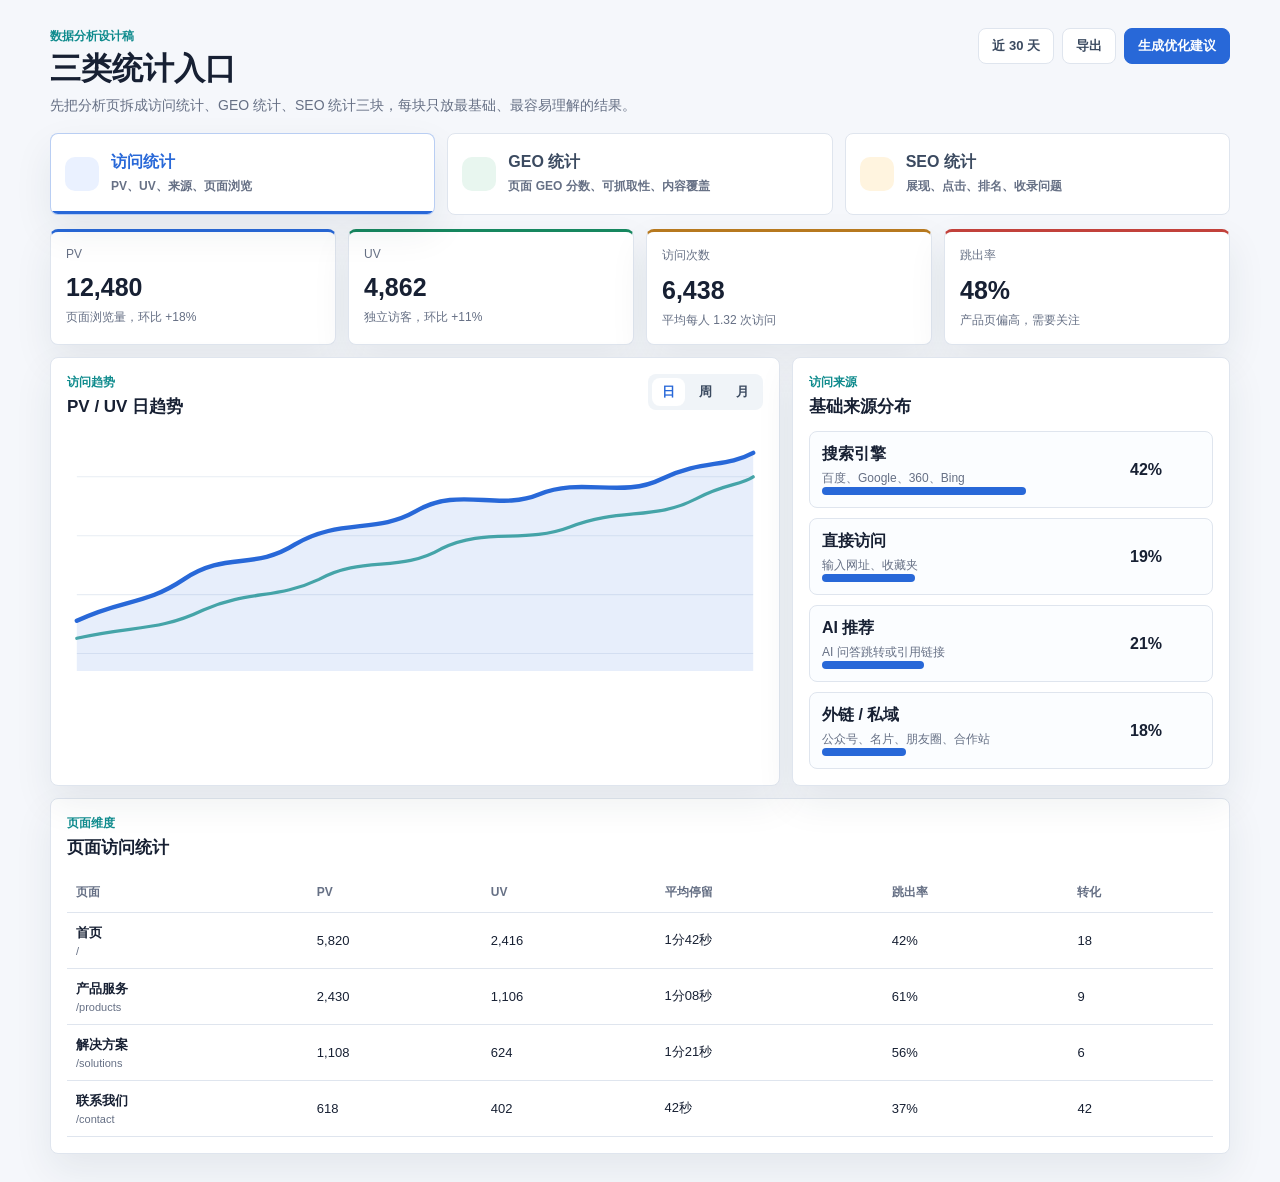
<file: design-demos/analytics-three-menus.html>
<!doctype html>
<html lang="zh-CN">
  <head>
    <meta charset="UTF-8" />
    <meta name="viewport" content="width=device-width, initial-scale=1.0" />
    <title>数据分析三类统计设计稿</title>
    <style>
      :root {
        --bg: #f5f7fb;
        --paper: #ffffff;
        --ink: #172033;
        --muted: #667085;
        --line: #dfe5ee;
        --soft: #f0f4f8;
        --blue: #2868d8;
        --teal: #0f8b8d;
        --green: #16875f;
        --amber: #b7791f;
        --red: #c2413b;
        --violet: #6957c8;
        --shadow: 0 16px 38px rgba(31, 45, 61, .08);
      }

      * { box-sizing: border-box; }
      html, body { min-height: 100%; }
      body {
        margin: 0;
        color: var(--ink);
        background: var(--bg);
        font-family: -apple-system, BlinkMacSystemFont, "Noto Sans SC", "PingFang SC", "Microsoft YaHei", sans-serif;
      }
      button { font: inherit; cursor: pointer; }

      .shell {
        min-height: 100vh;
        padding: 28px;
      }
      .workspace {
        width: min(1180px, 100%);
        margin: 0 auto;
      }
      .topbar {
        display: flex;
        justify-content: space-between;
        gap: 18px;
        align-items: flex-start;
        margin-bottom: 18px;
      }
      .eyebrow {
        margin: 0 0 6px;
        color: var(--teal);
        font-size: 12px;
        font-weight: 800;
      }
      h1 {
        margin: 0;
        font-size: 31px;
        line-height: 1.18;
      }
      .topbar p:last-child {
        margin: 9px 0 0;
        color: var(--muted);
        font-size: 14px;
      }
      .toolbar {
        display: flex;
        gap: 8px;
        flex-wrap: wrap;
        justify-content: flex-end;
      }
      .ghost,
      .primary,
      .tabs button,
      .switch button,
      .row-action {
        min-height: 36px;
        border: 1px solid var(--line);
        border-radius: 8px;
        background: white;
        color: #3b4a60;
        padding: 0 13px;
        font-size: 13px;
        font-weight: 800;
      }
      .primary {
        border-color: var(--blue);
        background: var(--blue);
        color: white;
      }

      .tabs {
        display: grid;
        grid-template-columns: repeat(3, minmax(0, 1fr));
        gap: 12px;
        margin-bottom: 14px;
      }
      .tabs button {
        position: relative;
        display: flex;
        align-items: center;
        gap: 12px;
        min-height: 82px;
        padding: 14px;
        text-align: left;
        overflow: hidden;
      }
      .tabs button:before {
        content: "";
        width: 34px;
        height: 34px;
        flex: 0 0 auto;
        border-radius: 10px;
        background: #eaf1ff;
      }
      .tabs button[data-view="geo"]:before { background: #e8f6ef; }
      .tabs button[data-view="seo"]:before { background: #fff4df; }
      .tabs strong,
      .tabs span {
        display: block;
      }
      .tabs strong { font-size: 16px; }
      .tabs span {
        margin-top: 5px;
        color: var(--muted);
        font-size: 12px;
      }
      .tabs button.active {
        color: var(--blue);
        border-color: rgba(40, 104, 216, .32);
        box-shadow: var(--shadow);
      }
      .tabs button.active:after {
        content: "";
        position: absolute;
        right: 0;
        bottom: 0;
        left: 0;
        height: 3px;
        background: var(--blue);
      }

      .view { display: none; }
      .view.active { display: block; }
      .card,
      .panel {
        border: 1px solid var(--line);
        border-radius: 8px;
        background: var(--paper);
        box-shadow: var(--shadow);
      }
      .summary-grid {
        display: grid;
        grid-template-columns: repeat(4, minmax(0, 1fr));
        gap: 12px;
        margin-bottom: 12px;
      }
      .card {
        min-height: 116px;
        padding: 15px;
        border-top: 3px solid var(--blue);
      }
      .card.green { border-top-color: var(--green); }
      .card.amber { border-top-color: var(--amber); }
      .card.red { border-top-color: var(--red); }
      .card.violet { border-top-color: var(--violet); }
      .card span,
      .card small {
        display: block;
        color: var(--muted);
        font-size: 12px;
      }
      .card b {
        display: block;
        margin: 13px 0 8px;
        font-size: 25px;
        line-height: 1.1;
      }

      .grid-2 {
        display: grid;
        grid-template-columns: minmax(0, 1.25fr) minmax(320px, .75fr);
        gap: 12px;
        margin-bottom: 12px;
      }
      .grid-3 {
        display: grid;
        grid-template-columns: repeat(3, minmax(0, 1fr));
        gap: 12px;
        margin-bottom: 12px;
      }
      .panel { padding: 16px; }
      .panel-head {
        display: flex;
        align-items: flex-start;
        justify-content: space-between;
        gap: 12px;
        margin-bottom: 14px;
      }
      .panel-head span {
        display: block;
        color: var(--teal);
        font-size: 12px;
        font-weight: 800;
      }
      .panel-head h2 {
        margin: 5px 0 0;
        font-size: 17px;
        line-height: 1.25;
      }
      .switch {
        display: flex;
        gap: 4px;
        padding: 4px;
        border-radius: 8px;
        background: var(--soft);
      }
      .switch button {
        min-height: 28px;
        border: 0;
        background: transparent;
        padding: 0 10px;
      }
      .switch button.active {
        color: var(--blue);
        background: white;
      }

      .line-chart {
        height: 240px;
      }
      .line-chart svg {
        width: 100%;
        height: 100%;
        display: block;
      }
      .grid-line {
        stroke: #e8edf4;
        stroke-width: 1;
      }
      .area { fill: rgba(40, 104, 216, .11); }
      .line-main,
      .line-sub {
        fill: none;
        stroke-linecap: round;
      }
      .line-main {
        stroke: var(--blue);
        stroke-width: 4;
      }
      .line-sub {
        stroke: var(--teal);
        stroke-width: 3;
        opacity: .75;
      }

      .source-list {
        display: grid;
        gap: 10px;
      }
      .source-item,
      .score-rule,
      .issue {
        padding: 12px;
        border: 1px solid var(--line);
        border-radius: 8px;
        background: #fbfdff;
      }
      .source-item {
        display: grid;
        grid-template-columns: minmax(0, 1fr) 70px;
        gap: 8px;
        align-items: center;
      }
      .source-item b,
      .source-item span,
      .score-rule b,
      .score-rule span,
      .issue b,
      .issue span {
        display: block;
      }
      .source-item span,
      .score-rule span,
      .issue span {
        margin-top: 5px;
        color: var(--muted);
        font-size: 12px;
      }
      .source-item i {
        display: block;
        height: 8px;
        border-radius: 999px;
        background: var(--blue);
      }

      table {
        width: 100%;
        border-collapse: collapse;
        font-size: 13px;
      }
      th {
        color: var(--muted);
        font-size: 12px;
        text-align: left;
      }
      th, td {
        padding: 11px 9px;
        border-bottom: 1px solid var(--line);
        white-space: nowrap;
      }
      td b,
      td span {
        display: block;
      }
      td span {
        margin-top: 3px;
        color: var(--muted);
        font-size: 11px;
      }
      .pill {
        display: inline-flex;
        align-items: center;
        justify-content: center;
        min-width: 38px;
        min-height: 24px;
        padding: 0 8px;
        border-radius: 8px;
        font-style: normal;
        font-weight: 800;
      }
      .ok { color: var(--green); background: #e8f6ef; }
      .mid { color: var(--amber); background: #fff4df; }
      .bad { color: var(--red); background: #fdeceb; }

      .geo-score-wrap {
        display: grid;
        grid-template-columns: 172px minmax(0, 1fr);
        gap: 18px;
        align-items: center;
      }
      .meter {
        position: relative;
        display: grid;
        place-items: center;
        width: 172px;
        height: 172px;
        border-radius: 50%;
        background: conic-gradient(var(--green) 302deg, #e8edf4 0);
      }
      .meter:after {
        content: "";
        position: absolute;
        inset: 15px;
        border-radius: 50%;
        background: white;
      }
      .meter b,
      .meter span {
        position: relative;
        z-index: 1;
        display: block;
        text-align: center;
      }
      .meter b { font-size: 36px; }
      .meter span {
        margin-top: 4px;
        color: var(--muted);
        font-size: 12px;
      }
      .score-rules {
        display: grid;
        gap: 9px;
      }
      .score-rule {
        display: grid;
        grid-template-columns: minmax(0, 1fr) 54px;
        gap: 10px;
        align-items: center;
      }
      .bar {
        height: 8px;
        margin-top: 8px;
        overflow: hidden;
        border-radius: 999px;
        background: #e7edf5;
      }
      .bar i {
        display: block;
        height: 100%;
        border-radius: inherit;
        background: var(--green);
      }

      .geo-note {
        display: grid;
        grid-template-columns: 34px minmax(0, 1fr);
        gap: 10px;
        align-items: start;
        margin-bottom: 12px;
        padding: 12px;
        border: 1px solid #dbe8ff;
        border-radius: 8px;
        background: #f6f9ff;
      }
      .geo-note strong {
        display: grid;
        place-items: center;
        width: 34px;
        height: 34px;
        border-radius: 9px;
        color: var(--blue);
        background: #eaf1ff;
      }
      .geo-note b,
      .geo-note span {
        display: block;
      }
      .geo-note span {
        margin-top: 4px;
        color: var(--muted);
        font-size: 12px;
        line-height: 1.55;
      }

      .keyword-grid {
        display: grid;
        grid-template-columns: 1fr;
        gap: 9px;
      }
      .keyword {
        display: grid;
        grid-template-columns: minmax(0, 1fr) 68px 68px 68px;
        gap: 8px;
        align-items: center;
        padding: 11px;
        border: 1px solid var(--line);
        border-radius: 8px;
        background: #fbfdff;
      }
      .keyword b,
      .keyword span {
        display: block;
      }
      .keyword span {
        color: var(--muted);
        font-size: 12px;
      }
      .issue {
        display: grid;
        grid-template-columns: 68px minmax(0, 1fr) 76px;
        gap: 10px;
        align-items: center;
      }
      .tag {
        display: inline-flex;
        align-items: center;
        justify-content: center;
        min-height: 28px;
        border-radius: 8px;
        color: var(--blue);
        background: #eaf1ff;
        font-size: 12px;
        font-weight: 800;
      }
      .tag.geo { color: var(--green); background: #e8f6ef; }
      .tag.seo { color: var(--amber); background: #fff4df; }
      .row-action {
        color: var(--blue);
        min-height: 32px;
      }

      @media (max-width: 980px) {
        .tabs,
        .summary-grid,
        .grid-2,
        .grid-3,
        .geo-score-wrap {
          grid-template-columns: 1fr;
        }
        .topbar { display: grid; }
        .toolbar { justify-content: flex-start; }
      }

      @media (max-width: 640px) {
        .shell { padding: 16px; }
        h1 { font-size: 27px; }
        .panel { overflow-x: auto; }
        table { min-width: 680px; }
        .keyword,
        .issue,
        .score-rule {
          grid-template-columns: 1fr;
        }
      }
    </style>
  </head>
  <body>
    <main class="shell">
      <section class="workspace">
        <header class="topbar">
          <div>
            <p class="eyebrow">数据分析设计稿</p>
            <h1>三类统计入口</h1>
            <p>先把分析页拆成访问统计、GEO 统计、SEO 统计三块，每块只放最基础、最容易理解的结果。</p>
          </div>
          <div class="toolbar">
            <button class="ghost" type="button">近 30 天</button>
            <button class="ghost" type="button">导出</button>
            <button class="primary" type="button">生成优化建议</button>
          </div>
        </header>

        <nav class="tabs" aria-label="统计类型">
          <button class="active" data-view="traffic" type="button">
            <div><strong>访问统计</strong><span>PV、UV、来源、页面浏览</span></div>
          </button>
          <button data-view="geo" type="button">
            <div><strong>GEO 统计</strong><span>页面 GEO 分数、可抓取性、内容覆盖</span></div>
          </button>
          <button data-view="seo" type="button">
            <div><strong>SEO 统计</strong><span>展现、点击、排名、收录问题</span></div>
          </button>
        </nav>

        <section class="view active" id="traffic">
          <div class="summary-grid">
            <article class="card"><span>PV</span><b>12,480</b><small>页面浏览量，环比 +18%</small></article>
            <article class="card green"><span>UV</span><b>4,862</b><small>独立访客，环比 +11%</small></article>
            <article class="card amber"><span>访问次数</span><b>6,438</b><small>平均每人 1.32 次访问</small></article>
            <article class="card red"><span>跳出率</span><b>48%</b><small>产品页偏高，需要关注</small></article>
          </div>

          <div class="grid-2">
            <article class="panel">
              <div class="panel-head">
                <div><span>访问趋势</span><h2>PV / UV 日趋势</h2></div>
                <div class="switch"><button class="active" type="button">日</button><button type="button">周</button><button type="button">月</button></div>
              </div>
              <div class="line-chart">
                <svg viewBox="0 0 620 220" aria-label="PV UV 趋势图">
                  <path class="grid-line" d="M0 42H620M0 96H620M0 150H620M0 204H620" />
                  <path class="area" d="M0 174C42 154 62 160 98 136C137 110 162 128 200 104C240 80 275 94 310 74C350 50 386 74 424 58C462 42 500 62 536 44C574 26 594 34 620 20V220H0Z" />
                  <path class="line-main" d="M0 174C42 154 62 160 98 136C137 110 162 128 200 104C240 80 275 94 310 74C350 50 386 74 424 58C462 42 500 62 536 44C574 26 594 34 620 20" />
                  <path class="line-sub" d="M0 190C52 178 74 184 116 164C158 146 184 154 222 136C262 114 296 130 334 108C374 88 410 104 452 88C498 70 530 82 568 62C594 48 608 50 620 42" />
                </svg>
              </div>
            </article>

            <article class="panel">
              <div class="panel-head">
                <div><span>访问来源</span><h2>基础来源分布</h2></div>
              </div>
              <div class="source-list">
                <div class="source-item"><div><b>搜索引擎</b><span>百度、Google、360、Bing</span><i style="width: 68%"></i></div><b>42%</b></div>
                <div class="source-item"><div><b>直接访问</b><span>输入网址、收藏夹</span><i style="width: 31%"></i></div><b>19%</b></div>
                <div class="source-item"><div><b>AI 推荐</b><span>AI 问答跳转或引用链接</span><i style="width: 34%"></i></div><b>21%</b></div>
                <div class="source-item"><div><b>外链 / 私域</b><span>公众号、名片、朋友圈、合作站</span><i style="width: 28%"></i></div><b>18%</b></div>
              </div>
            </article>
          </div>

          <article class="panel">
            <div class="panel-head">
              <div><span>页面维度</span><h2>页面访问统计</h2></div>
            </div>
            <table>
              <thead><tr><th>页面</th><th>PV</th><th>UV</th><th>平均停留</th><th>跳出率</th><th>转化</th></tr></thead>
              <tbody>
                <tr><td><b>首页</b><span>/</span></td><td>5,820</td><td>2,416</td><td>1分42秒</td><td>42%</td><td>18</td></tr>
                <tr><td><b>产品服务</b><span>/products</span></td><td>2,430</td><td>1,106</td><td>1分08秒</td><td>61%</td><td>9</td></tr>
                <tr><td><b>解决方案</b><span>/solutions</span></td><td>1,108</td><td>624</td><td>1分21秒</td><td>56%</td><td>6</td></tr>
                <tr><td><b>联系我们</b><span>/contact</span></td><td>618</td><td>402</td><td>42秒</td><td>37%</td><td>42</td></tr>
              </tbody>
            </table>
          </article>
        </section>

        <section class="view" id="geo">
          <div class="geo-note">
            <strong>G</strong>
            <div>
              <b>建议先把 GEO 统计做成“页面评分”</b>
              <span>AI 是否真实引用、提及某个页面，很多时候不稳定也不容易完整抓取。设计上先展示每个页面的 GEO 优化分数，再逐步接入 AI Bot 抓取、AI 问答测试和引用监测。</span>
            </div>
          </div>

          <div class="summary-grid">
            <article class="card green"><span>GEO 总分</span><b>82</b><small>全站页面平均分</small></article>
            <article class="card"><span>已评分页面</span><b>32 / 36</b><small>还有 4 个页面待扫描</small></article>
            <article class="card amber"><span>低分页面</span><b>6</b><small>低于 70 分，优先处理</small></article>
            <article class="card violet"><span>AI Bot 抓取</span><b>186</b><small>可作为辅助观察指标</small></article>
          </div>

          <div class="grid-2">
            <article class="panel">
              <div class="panel-head">
                <div><span>评分模型</span><h2>GEO 页面评分规则</h2></div>
              </div>
              <div class="geo-score-wrap">
                <div class="meter"><div><b>84</b><span>产品页 GEO 分</span></div></div>
                <div class="score-rules">
                  <div class="score-rule"><div><b>可抓取性 25%</b><span>页面可被 AI Bot 和搜索引擎读取</span><div class="bar"><i style="width: 88%"></i></div></div><em class="pill ok">22</em></div>
                  <div class="score-rule"><div><b>问答覆盖 25%</b><span>是否覆盖采购、选型、价格、交付、售后问题</span><div class="bar"><i style="width: 72%"></i></div></div><em class="pill mid">18</em></div>
                  <div class="score-rule"><div><b>品牌实体 20%</b><span>企业名称、产品、行业、地区描述是否清晰</span><div class="bar"><i style="width: 85%"></i></div></div><em class="pill ok">17</em></div>
                  <div class="score-rule"><div><b>结构化内容 20%</b><span>FAQ、Schema、参数表、摘要是否完整</span><div class="bar"><i style="width: 70%"></i></div></div><em class="pill mid">14</em></div>
                  <div class="score-rule"><div><b>可信证据 10%</b><span>案例、资质、客户、真实图片是否支撑答案</span><div class="bar"><i style="width: 66%"></i></div></div><em class="pill mid">7</em></div>
                </div>
              </div>
            </article>

            <article class="panel">
              <div class="panel-head">
                <div><span>页面排行</span><h2>GEO 分数分布</h2></div>
              </div>
              <table>
                <thead><tr><th>页面</th><th>分数</th><th>主要短板</th></tr></thead>
                <tbody>
                  <tr><td><b>首页</b><span>/</span></td><td><em class="pill ok">92</em></td><td>可继续补案例摘要</td></tr>
                  <tr><td><b>产品服务</b><span>/products</span></td><td><em class="pill mid">74</em></td><td>缺参数和 FAQ</td></tr>
                  <tr><td><b>解决方案</b><span>/solutions</span></td><td><em class="pill mid">66</em></td><td>场景问题覆盖不足</td></tr>
                  <tr><td><b>FAQ</b><span>未发布</span></td><td><em class="pill bad">38</em></td><td>需要创建页面</td></tr>
                </tbody>
              </table>
            </article>
          </div>

          <article class="panel">
            <div class="panel-head">
              <div><span>待优化问题</span><h2>按 GEO 分数生成的页面动作</h2></div>
            </div>
            <div class="issue"><span class="tag geo">GEO</span><div><b>产品服务页补充“支持哪些 PLC、协议、设备型号”</b><span>对应问答覆盖和结构化内容，预计 +8 分。</span></div><button class="row-action" type="button">处理</button></div>
            <div class="issue"><span class="tag geo">GEO</span><div><b>解决方案页增加“典型工况 + 案例结果 + 可引用摘要”</b><span>对应可信证据和品牌实体，预计 +7 分。</span></div><button class="row-action" type="button">处理</button></div>
          </article>
        </section>

        <section class="view" id="seo">
          <div class="summary-grid">
            <article class="card"><span>搜索展现</span><b>18,620</b><small>来自搜索结果页曝光</small></article>
            <article class="card green"><span>搜索点击</span><b>932</b><small>自然搜索点击量</small></article>
            <article class="card amber"><span>CTR</span><b>5.0%</b><small>点击率，标题可优化</small></article>
            <article class="card violet"><span>平均排名</span><b>12.4</b><small>产品词仍在第二页附近</small></article>
          </div>

          <div class="grid-2">
            <article class="panel">
              <div class="panel-head">
                <div><span>搜索表现</span><h2>关键词基础统计</h2></div>
              </div>
              <div class="keyword-grid">
                <div class="keyword"><div><b>工业视觉检测系统</b><span>产品词</span></div><b>3,420</b><span>展现</span><b>Top 12</b></div>
                <div class="keyword"><div><b>自动化产线改造</b><span>方案词</span></div><b>2,186</b><span>展现</span><b>Top 18</b></div>
                <div class="keyword"><div><b>设备数据采集网关</b><span>产品词</span></div><b>1,642</b><span>展现</span><b>Top 9</b></div>
                <div class="keyword"><div><b>智能制造解决方案</b><span>行业词</span></div><b>1,208</b><span>展现</span><b>Top 24</b></div>
              </div>
            </article>

            <article class="panel">
              <div class="panel-head">
                <div><span>收录情况</span><h2>页面收录统计</h2></div>
              </div>
              <div class="source-list">
                <div class="source-item"><div><b>已收录页面</b><span>搜索引擎可展示的页面</span><i style="width: 67%"></i></div><b>24 / 36</b></div>
                <div class="source-item"><div><b>Sitemap 提交</b><span>sitemap.xml 正常生成</span><i style="width: 100%"></i></div><b>正常</b></div>
                <div class="source-item"><div><b>robots.txt</b><span>未阻止核心页面抓取</span><i style="width: 100%"></i></div><b>正常</b></div>
                <div class="source-item"><div><b>未收录重点页</b><span>产品服务、案例、FAQ 需关注</span><i style="width: 36%"></i></div><b>3</b></div>
              </div>
            </article>
          </div>

          <article class="panel">
            <div class="panel-head">
              <div><span>SEO 问题</span><h2>基础页面健康检查</h2></div>
            </div>
            <div class="issue"><span class="tag seo">SEO</span><div><b>8 个页面 Title 重复</b><span>影响搜索结果识别，建议按页面主题生成唯一标题。</span></div><button class="row-action" type="button">处理</button></div>
            <div class="issue"><span class="tag seo">SEO</span><div><b>11 张图片缺少 alt</b><span>影响图片理解和页面语义，建议自动补充产品或场景描述。</span></div><button class="row-action" type="button">处理</button></div>
            <div class="issue"><span class="tag seo">SEO</span><div><b>FAQ 页面未发布</b><span>影响长尾问题词覆盖，也会影响 GEO 问答覆盖。</span></div><button class="row-action" type="button">处理</button></div>
          </article>
        </section>
      </section>
    </main>

    <script>
      const buttons = Array.from(document.querySelectorAll(".tabs button"));
      const views = Array.from(document.querySelectorAll(".view"));
      buttons.forEach(button => {
        button.addEventListener("click", () => {
          buttons.forEach(item => item.classList.toggle("active", item === button));
          views.forEach(view => view.classList.toggle("active", view.id === button.dataset.view));
        });
      });
    </script>
  </body>
</html>
</file>
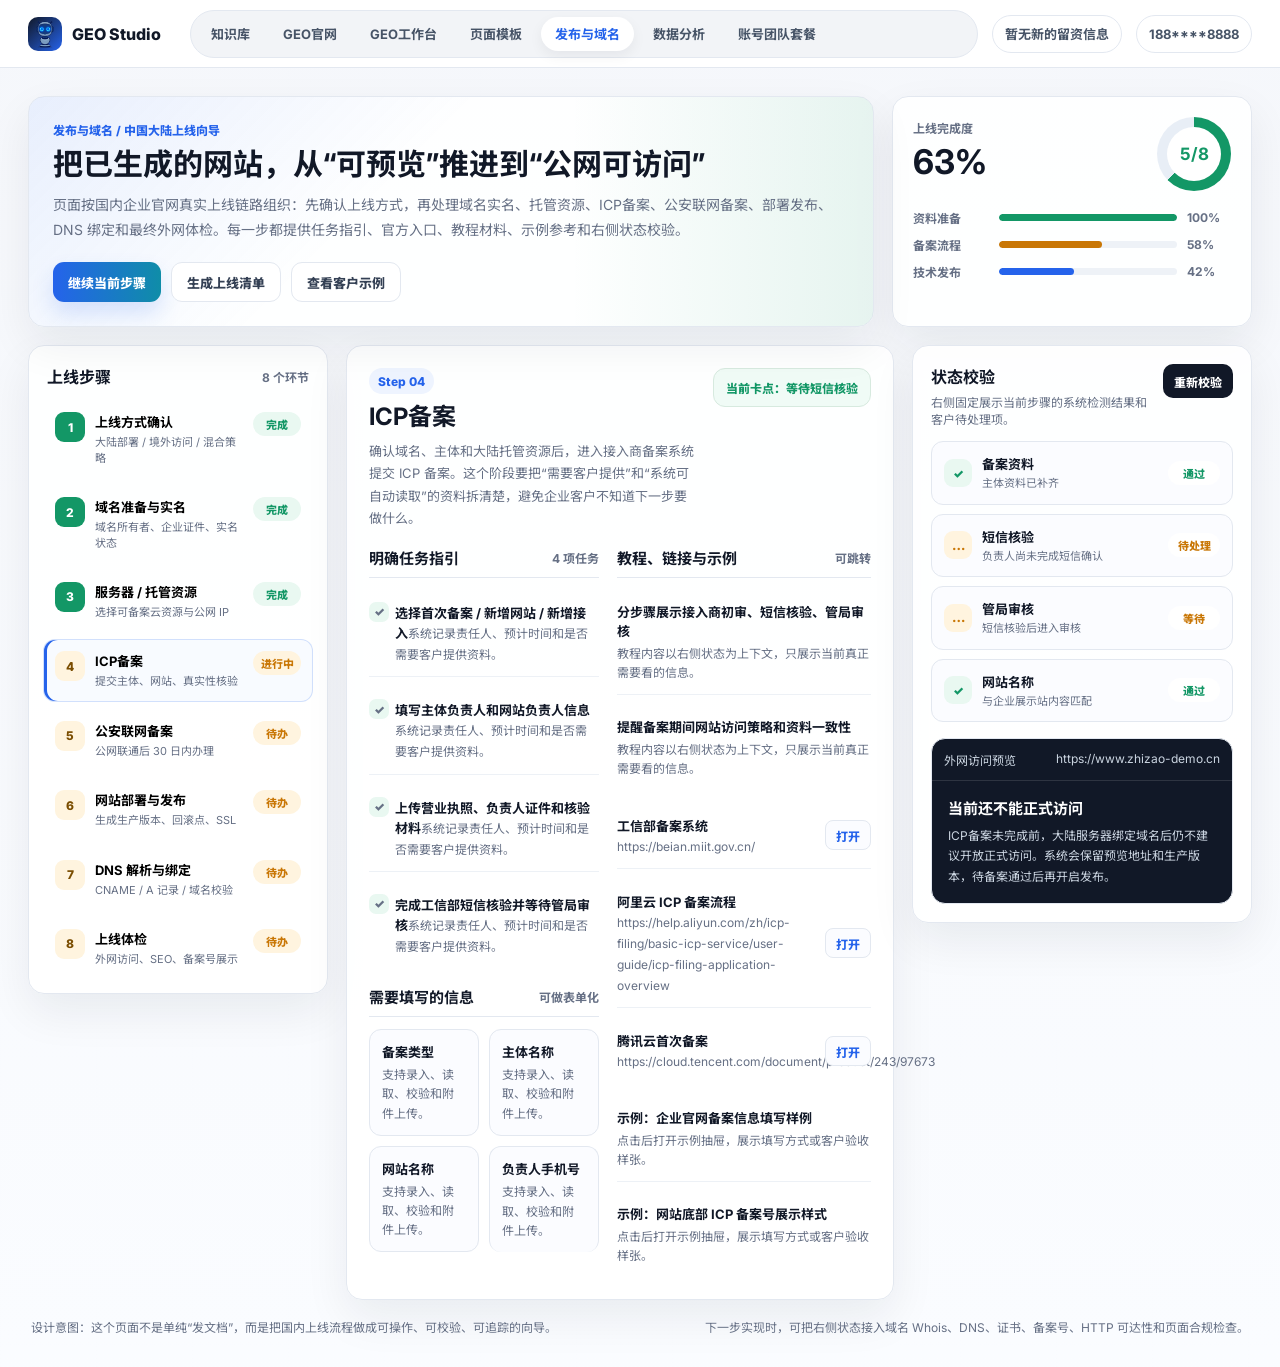
<file: design-demos/publish-domain-workflow.html>
<!doctype html>
<html lang="zh-CN">
  <head>
    <meta charset="UTF-8" />
    <meta name="viewport" content="width=device-width, initial-scale=1.0" />
    <title>发布与域名 - 上线向导 Demo</title>
    <style>
      @import url("https://fonts.googleapis.com/css2?family=Inter:wght@400;500;600;700;800&family=Noto+Sans+SC:wght@400;500;600;700;800&display=swap");

      :root {
        --bg: #f5f7fb;
        --paper: #ffffff;
        --paper-2: #fbfcff;
        --ink: #111827;
        --muted: #667085;
        --subtle: #98a2b3;
        --line: #e3e8f0;
        --blue: #2563eb;
        --cyan: #0f8da8;
        --green: #139766;
        --amber: #c97706;
        --red: #d92d20;
        --shadow: 0 18px 45px rgba(16, 24, 40, .07);
      }

      * { box-sizing: border-box; }
      html, body { min-height: 100%; }
      body {
        margin: 0;
        background:
          linear-gradient(180deg, rgba(245, 247, 251, .98), rgba(250, 252, 255, .98)),
          repeating-linear-gradient(90deg, rgba(37, 99, 235, .04) 0 1px, transparent 1px 96px),
          repeating-linear-gradient(180deg, rgba(37, 99, 235, .035) 0 1px, transparent 1px 96px);
        color: var(--ink);
        font-family: Inter, "Noto Sans SC", "PingFang SC", system-ui, sans-serif;
        letter-spacing: 0;
      }

      button, input { font: inherit; }
      button { cursor: pointer; }
      a { color: inherit; text-decoration: none; }

      .app-shell {
        width: min(1440px, 100%);
        min-height: 100vh;
        margin: 0 auto;
      }

      .app-header {
        position: sticky;
        top: 0;
        z-index: 20;
        display: flex;
        align-items: center;
        gap: 14px;
        min-height: 68px;
        padding: 0 28px;
        border-bottom: 1px solid var(--line);
        background: rgba(255, 255, 255, .92);
        backdrop-filter: blur(18px);
      }

      .brand-chip {
        display: inline-flex;
        align-items: center;
        gap: 10px;
        min-width: 148px;
        font-weight: 800;
      }

      .brand-chip img {
        width: 34px;
        height: 34px;
        border-radius: 10px;
        background: linear-gradient(135deg, #111827, var(--blue));
      }

      .top-nav {
        display: flex;
        flex: 1;
        min-width: 0;
        gap: 5px;
        padding: 6px;
        border: 1px solid var(--line);
        border-radius: 999px;
        background: #f2f4f7;
      }

      .top-nav span {
        display: inline-flex;
        align-items: center;
        justify-content: center;
        min-height: 34px;
        padding: 0 14px;
        border-radius: 999px;
        color: #475467;
        font-size: 13px;
        font-weight: 700;
        white-space: nowrap;
      }

      .top-nav .active {
        color: var(--blue);
        background: white;
        box-shadow: 0 5px 14px rgba(16, 24, 40, .06);
      }

      .notice-pill, .user-pill {
        display: inline-flex;
        align-items: center;
        gap: 8px;
        min-height: 38px;
        padding: 0 12px;
        border: 1px solid var(--line);
        border-radius: 999px;
        background: white;
        color: #475467;
        font-size: 13px;
        font-weight: 700;
      }

      .page {
        padding: 28px;
      }

      .hero {
        display: grid;
        grid-template-columns: minmax(0, 1fr) 360px;
        gap: 18px;
        margin-bottom: 18px;
      }

      .hero-main, .launch-meter, .step-rail, .work-panel, .status-panel {
        border: 1px solid var(--line);
        border-radius: 16px;
        background: rgba(255, 255, 255, .94);
        box-shadow: var(--shadow);
      }

      .hero-main {
        position: relative;
        overflow: hidden;
        padding: 24px;
      }

      .hero-main::before {
        content: "";
        position: absolute;
        inset: 0;
        background:
          linear-gradient(135deg, rgba(37, 99, 235, .10), transparent 42%),
          linear-gradient(90deg, transparent 0 64%, rgba(19, 151, 102, .10));
        pointer-events: none;
      }

      .hero-main > * { position: relative; }
      .eyebrow {
        margin: 0 0 8px;
        color: var(--blue);
        font-size: 12px;
        font-weight: 800;
      }

      h1, h2, h3, p { margin: 0; }
      h1 { font-size: 30px; line-height: 1.2; }
      .hero-main p:not(.eyebrow) {
        max-width: 780px;
        margin-top: 10px;
        color: var(--muted);
        font-size: 14px;
        line-height: 1.8;
      }

      .hero-actions {
        display: flex;
        align-items: center;
        gap: 10px;
        margin-top: 20px;
      }

      .primary-btn, .ghost-btn {
        display: inline-flex;
        align-items: center;
        justify-content: center;
        min-height: 40px;
        padding: 0 15px;
        border-radius: 11px;
        border: 1px solid var(--line);
        font-size: 13px;
        font-weight: 800;
      }

      .primary-btn {
        border: 0;
        color: white;
        background: linear-gradient(90deg, var(--blue), var(--cyan));
        box-shadow: 0 12px 22px rgba(37, 99, 235, .16);
      }

      .ghost-btn { background: white; color: #344054; }

      .launch-meter {
        padding: 20px;
      }

      .meter-head {
        display: flex;
        justify-content: space-between;
        gap: 14px;
      }

      .meter-head span {
        color: var(--muted);
        font-size: 12px;
        font-weight: 700;
      }

      .meter-head strong {
        display: block;
        margin-top: 8px;
        font-size: 34px;
        line-height: 1;
      }

      .ring {
        width: 74px;
        height: 74px;
        display: grid;
        place-items: center;
        border-radius: 50%;
        background: conic-gradient(var(--green) 0 225deg, #e8eef6 225deg 360deg);
      }

      .ring b {
        display: grid;
        place-items: center;
        width: 54px;
        height: 54px;
        border-radius: 50%;
        background: white;
        color: var(--green);
        font-size: 17px;
      }

      .meter-bars {
        display: grid;
        gap: 10px;
        margin-top: 18px;
      }

      .meter-row {
        display: grid;
        grid-template-columns: 76px minmax(0, 1fr) 44px;
        align-items: center;
        gap: 10px;
        color: var(--muted);
        font-size: 12px;
        font-weight: 700;
      }

      .bar {
        height: 7px;
        overflow: hidden;
        border-radius: 999px;
        background: #eef2f7;
      }

      .bar i {
        display: block;
        width: var(--value);
        height: 100%;
        border-radius: inherit;
        background: var(--tone, var(--blue));
      }

      .launch-board {
        display: grid;
        grid-template-columns: 300px minmax(0, 1fr) 340px;
        gap: 18px;
        align-items: start;
      }

      .step-rail {
        padding: 14px;
      }

      .rail-title {
        display: flex;
        align-items: center;
        justify-content: space-between;
        padding: 4px 4px 12px;
      }

      .rail-title h2 { font-size: 16px; }
      .rail-title span {
        color: var(--muted);
        font-size: 12px;
        font-weight: 700;
      }

      .steps {
        display: grid;
        gap: 7px;
      }

      .step-button {
        display: grid;
        grid-template-columns: 30px minmax(0, 1fr) auto;
        gap: 10px;
        width: 100%;
        padding: 11px;
        border: 1px solid transparent;
        border-radius: 12px;
        background: transparent;
        text-align: left;
      }

      .step-button:hover,
      .step-button.active {
        border-color: rgba(37, 99, 235, .18);
        background: #f8fbff;
      }

      .step-button.active {
        box-shadow: inset 3px 0 0 var(--blue);
      }

      .step-index {
        display: grid;
        place-items: center;
        width: 30px;
        height: 30px;
        border-radius: 9px;
        background: #eef4ff;
        color: var(--blue);
        font-size: 12px;
        font-weight: 800;
      }

      .step-button.done .step-index {
        color: white;
        background: var(--green);
      }

      .step-button.pending .step-index {
        color: #7a4d00;
        background: #fff4df;
      }

      .step-main b {
        display: block;
        font-size: 13px;
      }

      .step-main small {
        display: block;
        margin-top: 4px;
        color: var(--muted);
        font-size: 11px;
        line-height: 1.4;
      }

      .step-state {
        align-self: start;
        min-width: 48px;
        padding: 4px 7px;
        border-radius: 999px;
        background: #f2f4f7;
        color: #667085;
        font-size: 11px;
        font-weight: 800;
        text-align: center;
      }

      .done .step-state { background: #e9f8f1; color: var(--green); }
      .active .step-state { background: #eef4ff; color: var(--blue); }
      .pending .step-state { background: #fff4df; color: var(--amber); }

      .work-panel {
        padding: 22px;
      }

      .work-head {
        display: flex;
        align-items: flex-start;
        justify-content: space-between;
        gap: 18px;
        margin-bottom: 18px;
      }

      .work-head span {
        display: inline-flex;
        min-height: 26px;
        align-items: center;
        padding: 0 9px;
        border-radius: 999px;
        background: #eef4ff;
        color: var(--blue);
        font-size: 12px;
        font-weight: 800;
      }

      .work-head h2 {
        margin-top: 8px;
        font-size: 24px;
        line-height: 1.25;
      }

      .work-head p {
        max-width: 650px;
        margin-top: 8px;
        color: var(--muted);
        font-size: 13px;
        line-height: 1.7;
      }

      .stage-chip {
        flex: 0 0 auto;
        padding: 10px 12px;
        border: 1px solid #d7eadf;
        border-radius: 12px;
        background: #f0fbf6;
        color: var(--green);
        font-size: 12px;
        font-weight: 800;
      }

      .task-area {
        display: grid;
        grid-template-columns: minmax(0, .95fr) minmax(0, 1.05fr);
        gap: 18px;
      }

      .block-title {
        display: flex;
        align-items: center;
        justify-content: space-between;
        padding-bottom: 9px;
        border-bottom: 1px solid var(--line);
      }

      .block-title h3 { font-size: 15px; }
      .block-title small {
        color: var(--muted);
        font-size: 12px;
        font-weight: 700;
      }

      .task-list, .guide-list, .link-list, .example-strip, .fields {
        display: grid;
        gap: 10px;
        margin-top: 12px;
      }

      .task-line, .guide-line, .link-line, .field-line, .example-line {
        display: grid;
        gap: 4px;
        padding: 12px 0;
        border-bottom: 1px solid #edf1f6;
      }

      .task-line:last-child,
      .guide-line:last-child,
      .link-line:last-child,
      .field-line:last-child,
      .example-line:last-child { border-bottom: 0; }

      .task-line {
        grid-template-columns: 22px minmax(0, 1fr);
      }

      .check {
        display: grid;
        place-items: center;
        width: 20px;
        height: 20px;
        border-radius: 7px;
        background: #e9f8f1;
        color: var(--green);
        font-size: 12px;
        font-weight: 900;
      }

      .task-line b,
      .guide-line b,
      .link-line b,
      .field-line b,
      .example-line b {
        font-size: 13px;
      }

      .task-line span,
      .guide-line span,
      .link-line span,
      .field-line span,
      .example-line span {
        color: var(--muted);
        font-size: 12px;
        line-height: 1.6;
      }

      .link-line {
        grid-template-columns: minmax(0, 1fr) auto;
        align-items: center;
      }

      .link-line a {
        display: inline-flex;
        align-items: center;
        justify-content: center;
        min-height: 30px;
        padding: 0 10px;
        border: 1px solid var(--line);
        border-radius: 8px;
        background: var(--paper-2);
        color: var(--blue);
        font-size: 12px;
        font-weight: 800;
      }

      .fields {
        grid-template-columns: repeat(2, minmax(0, 1fr));
      }

      .field-line {
        min-height: 72px;
        padding: 12px;
        border: 1px solid var(--line);
        border-radius: 12px;
        background: var(--paper-2);
      }

      .status-panel {
        padding: 18px;
      }

      .status-head {
        display: flex;
        align-items: flex-start;
        justify-content: space-between;
        gap: 12px;
        margin-bottom: 14px;
      }

      .status-head h2 { font-size: 16px; }
      .status-head p {
        margin-top: 5px;
        color: var(--muted);
        font-size: 12px;
      }

      .verify-btn {
        min-height: 34px;
        padding: 0 11px;
        border: 0;
        border-radius: 10px;
        color: white;
        background: var(--ink);
        font-size: 12px;
        font-weight: 800;
        white-space: nowrap;
      }

      .status-stack {
        display: grid;
        gap: 9px;
      }

      .status-row {
        display: grid;
        grid-template-columns: 28px minmax(0, 1fr) auto;
        align-items: center;
        gap: 10px;
        padding: 12px;
        border: 1px solid var(--line);
        border-radius: 12px;
        background: var(--paper-2);
      }

      .dot {
        display: grid;
        place-items: center;
        width: 28px;
        height: 28px;
        border-radius: 9px;
        background: #eef4ff;
        color: var(--blue);
        font-size: 12px;
        font-weight: 900;
      }

      .status-row.pass .dot { background: #e9f8f1; color: var(--green); }
      .status-row.warn .dot { background: #fff4df; color: var(--amber); }
      .status-row.error .dot { background: #fff0ed; color: var(--red); }

      .status-row b {
        display: block;
        font-size: 13px;
      }

      .status-row small {
        display: block;
        margin-top: 3px;
        color: var(--muted);
        font-size: 11px;
        line-height: 1.4;
      }

      .status-tag {
        min-width: 52px;
        padding: 4px 7px;
        border-radius: 999px;
        background: white;
        color: var(--muted);
        font-size: 11px;
        font-weight: 800;
        text-align: center;
      }

      .pass .status-tag { color: var(--green); }
      .warn .status-tag { color: var(--amber); }
      .error .status-tag { color: var(--red); }

      .preview-box {
        margin-top: 16px;
        overflow: hidden;
        border: 1px solid var(--line);
        border-radius: 14px;
        background: #111827;
        color: white;
      }

      .preview-top {
        display: flex;
        justify-content: space-between;
        gap: 12px;
        padding: 12px;
        border-bottom: 1px solid rgba(255, 255, 255, .12);
        color: #cbd5e1;
        font-size: 12px;
      }

      .preview-url {
        overflow: hidden;
        text-overflow: ellipsis;
        white-space: nowrap;
      }

      .preview-body {
        padding: 16px;
      }

      .preview-body b {
        display: block;
        margin-bottom: 8px;
        font-size: 15px;
      }

      .preview-body p {
        color: #cbd5e1;
        font-size: 12px;
        line-height: 1.7;
      }

      .foot-note {
        display: flex;
        justify-content: space-between;
        gap: 18px;
        margin-top: 18px;
        padding: 0 3px;
        color: var(--muted);
        font-size: 12px;
        line-height: 1.7;
      }

      @media (max-width: 1180px) {
        .hero, .launch-board { grid-template-columns: 1fr; }
        .task-area { grid-template-columns: 1fr; }
        .top-nav { overflow-x: auto; }
      }

      @media (max-width: 720px) {
        .app-header { flex-wrap: wrap; height: auto; padding: 14px; }
        .page { padding: 16px; }
        .hero-main { padding: 18px; }
        h1 { font-size: 24px; }
        .fields { grid-template-columns: 1fr; }
        .notice-pill, .user-pill { display: none; }
      }
    </style>
  </head>
  <body>
    <div class="app-shell">
      <header class="app-header">
        <a class="brand-chip" href="#">
          <img src="../assets/ai-avatar.png" alt="" />
          <span>GEO Studio</span>
        </a>
        <nav class="top-nav" aria-label="主导航">
          <span>知识库</span>
          <span>GEO官网</span>
          <span>GEO工作台</span>
          <span>页面模板</span>
          <span class="active">发布与域名</span>
          <span>数据分析</span>
          <span>账号团队套餐</span>
        </nav>
        <span class="notice-pill">暂无新的留资信息</span>
        <span class="user-pill">188****8888</span>
      </header>

      <main class="page">
        <section class="hero">
          <div class="hero-main">
            <p class="eyebrow">发布与域名 / 中国大陆上线向导</p>
            <h1>把已生成的网站，从“可预览”推进到“公网可访问”</h1>
            <p>
              页面按国内企业官网真实上线链路组织：先确认上线方式，再处理域名实名、托管资源、ICP备案、公安联网备案、部署发布、DNS 绑定和最终外网体检。每一步都提供任务指引、官方入口、教程材料、示例参考和右侧状态校验。
            </p>
            <div class="hero-actions">
              <button class="primary-btn">继续当前步骤</button>
              <button class="ghost-btn">生成上线清单</button>
              <button class="ghost-btn">查看客户示例</button>
            </div>
          </div>
          <aside class="launch-meter">
            <div class="meter-head">
              <div>
                <span>上线完成度</span>
                <strong>63%</strong>
              </div>
              <div class="ring"><b>5/8</b></div>
            </div>
            <div class="meter-bars">
              <div class="meter-row"><span>资料准备</span><div class="bar"><i style="--value: 100%; --tone: var(--green)"></i></div><b>100%</b></div>
              <div class="meter-row"><span>备案流程</span><div class="bar"><i style="--value: 58%; --tone: var(--amber)"></i></div><b>58%</b></div>
              <div class="meter-row"><span>技术发布</span><div class="bar"><i style="--value: 42%; --tone: var(--blue)"></i></div><b>42%</b></div>
            </div>
          </aside>
        </section>

        <section class="launch-board">
          <aside class="step-rail">
            <div class="rail-title">
              <h2>上线步骤</h2>
              <span>8 个环节</span>
            </div>
            <div class="steps">
              <button class="step-button done" data-step="0"><span class="step-index">1</span><span class="step-main"><b>上线方式确认</b><small>大陆部署 / 境外访问 / 混合策略</small></span><span class="step-state">完成</span></button>
              <button class="step-button done" data-step="1"><span class="step-index">2</span><span class="step-main"><b>域名准备与实名</b><small>域名所有者、企业证件、实名状态</small></span><span class="step-state">完成</span></button>
              <button class="step-button done" data-step="2"><span class="step-index">3</span><span class="step-main"><b>服务器 / 托管资源</b><small>选择可备案云资源与公网 IP</small></span><span class="step-state">完成</span></button>
              <button class="step-button active pending" data-step="3"><span class="step-index">4</span><span class="step-main"><b>ICP备案</b><small>提交主体、网站、真实性核验</small></span><span class="step-state">进行中</span></button>
              <button class="step-button pending" data-step="4"><span class="step-index">5</span><span class="step-main"><b>公安联网备案</b><small>公网联通后 30 日内办理</small></span><span class="step-state">待办</span></button>
              <button class="step-button pending" data-step="5"><span class="step-index">6</span><span class="step-main"><b>网站部署与发布</b><small>生成生产版本、回滚点、SSL</small></span><span class="step-state">待办</span></button>
              <button class="step-button pending" data-step="6"><span class="step-index">7</span><span class="step-main"><b>DNS 解析与绑定</b><small>CNAME / A 记录 / 域名校验</small></span><span class="step-state">待办</span></button>
              <button class="step-button pending" data-step="7"><span class="step-index">8</span><span class="step-main"><b>上线体检</b><small>外网访问、SEO、备案号展示</small></span><span class="step-state">待办</span></button>
            </div>
          </aside>

          <section class="work-panel">
            <div class="work-head">
              <div>
                <span id="stepBadge">Step 04</span>
                <h2 id="stepTitle">ICP备案</h2>
                <p id="stepDesc">确认域名、主体和大陆托管资源后，进入接入商备案系统提交 ICP 备案。这个阶段要把“需要客户提供”和“系统可自动读取”的资料拆清楚，避免企业客户不知道下一步要做什么。</p>
              </div>
              <div class="stage-chip" id="stageChip">当前卡点：等待短信核验</div>
            </div>

            <div class="task-area">
              <div>
                <div class="block-title"><h3>明确任务指引</h3><small id="taskCount">4 项任务</small></div>
                <div class="task-list" id="taskList"></div>
                <div class="block-title" style="margin-top:18px"><h3>需要填写的信息</h3><small>可做表单化</small></div>
                <div class="fields" id="fields"></div>
              </div>

              <div>
                <div class="block-title"><h3>教程、链接与示例</h3><small>可跳转</small></div>
                <div class="guide-list" id="guideList"></div>
                <div class="link-list" id="linkList"></div>
                <div class="example-strip" id="exampleList"></div>
              </div>
            </div>
          </section>

          <aside class="status-panel">
            <div class="status-head">
              <div>
                <h2>状态校验</h2>
                <p>右侧固定展示当前步骤的系统检测结果和客户待处理项。</p>
              </div>
              <button class="verify-btn">重新校验</button>
            </div>
            <div class="status-stack" id="statusList"></div>
            <div class="preview-box">
              <div class="preview-top">
                <span>外网访问预览</span>
                <span class="preview-url">https://www.zhizao-demo.cn</span>
              </div>
              <div class="preview-body">
                <b>当前还不能正式访问</b>
                <p id="previewText">ICP备案未完成前，大陆服务器绑定域名后仍不建议开放正式访问。系统会保留预览地址和生产版本，待备案通过后再开启发布。</p>
              </div>
            </div>
          </aside>
        </section>

        <div class="foot-note">
          <span>设计意图：这个页面不是单纯“发文档”，而是把国内上线流程做成可操作、可校验、可追踪的向导。</span>
          <span>下一步实现时，可把右侧状态接入域名 Whois、DNS、证书、备案号、HTTP 可达性和页面合规检查。</span>
        </div>
      </main>
    </div>

    <script>
      const stepData = [
        {
          badge: "Step 01",
          title: "上线方式确认",
          desc: "先判断客户是否需要中国大陆可访问、是否接受备案周期，以及是否有海外访问诉求。这个选择会直接决定后续是否需要 ICP 备案、选择哪个云资源和 DNS 策略。",
          chip: "建议：大陆客户优先大陆部署",
          tasks: ["确认目标访问区域：大陆 / 港澳台 / 海外", "确认网站类型：企业展示站 / 营销站 / 交易站", "确认是否涉及前置审批行业", "生成对应上线路径和预计周期"],
          fields: ["访问区域", "网站类型", "行业类型", "预计上线时间"],
          guides: ["用决策树告诉客户为什么大陆部署通常需要备案", "标注不同路径的预计周期、成本和风险"],
          links: [["工信部备案系统", "https://beian.miit.gov.cn/"], ["阿里云备案概述", "https://help.aliyun.com/zh/icp-filing/basic-icp-service/user-guide/icp-filing-application-overview"]],
          examples: ["示例：B2B 企业展示站选择大陆云服务器 + ICP 备案 + 公安备案"],
          statuses: [["pass", "网站类型已确认", "企业展示站", "通过"], ["pass", "目标区域已确认", "主要面向中国大陆客户", "通过"], ["warn", "前置审批判断", "需客户确认是否涉及新闻、出版等内容", "待确认"]],
          preview: "上线方式确认后，系统会生成一条主流程，不同流程下隐藏不相关步骤，降低客户理解成本。"
        },
        {
          badge: "Step 02",
          title: "域名准备与实名认证",
          desc: "客户需要拥有可用于企业官网的域名，并完成域名实名认证。系统需要提示域名所有者最好与备案主体一致，避免后续备案被退回。",
          chip: "当前状态：域名实名已通过",
          tasks: ["录入主域名和备用域名", "校验域名实名状态", "比对域名所有者与企业主体", "确认是否需要购买或转入域名"],
          fields: ["主域名", "域名注册商", "实名主体", "到期时间"],
          guides: ["说明域名实名、备案主体、网站负责人之间的关系", "提醒域名有效期和所有权风险"],
          links: [["工信部备案系统", "https://beian.miit.gov.cn/"], ["腾讯云备案文档", "https://cloud.tencent.com/document/product/243/97673"]],
          examples: ["示例：www.zhizao-demo.cn 已实名，主体为智造科技有限公司"],
          statuses: [["pass", "域名格式", "www.zhizao-demo.cn", "通过"], ["pass", "实名状态", "企业实名已完成", "通过"], ["pass", "到期时间", "剩余 296 天", "通过"]],
          preview: "域名准备完成后，后续备案、DNS 解析和 SSL 证书都将围绕主域名展开。"
        },
        {
          badge: "Step 03",
          title: "服务器 / 托管资源",
          desc: "如果使用中国大陆节点上线，通常需要准备可备案的云服务器或托管资源。页面要把资源类型、地域、公网 IP、接入商备案要求展示清楚。",
          chip: "当前状态：大陆资源已绑定",
          tasks: ["选择接入商与大陆地域资源", "确认资源是否满足备案条件", "记录公网 IP 或托管 CNAME", "生成接入商备案入口"],
          fields: ["云服务商", "地域", "资源类型", "公网 IP / CNAME"],
          guides: ["解释为什么境外服务器不能办理大陆备案", "说明后续新增接入场景"],
          links: [["阿里云备案前准备", "https://help.aliyun.com/zh/icp-filing/basic-icp-service/support/for-the-record-process-faq"], ["华为云备案准备", "https://support.huaweicloud.com/prepare-icp/"]],
          examples: ["示例：阿里云华东节点 ECS，具备备案服务号和公网 IP"],
          statuses: [["pass", "资源地域", "中国大陆节点", "通过"], ["pass", "公网访问能力", "已配置公网 IP", "通过"], ["warn", "备案服务号", "等待接入商确认", "待确认"]],
          preview: "资源准备完成后，系统可以把服务器信息自动带入 ICP 备案资料清单。"
        },
        {
          badge: "Step 04",
          title: "ICP备案",
          desc: "确认域名、主体和大陆托管资源后，进入接入商备案系统提交 ICP 备案。这个阶段要把“需要客户提供”和“系统可自动读取”的资料拆清楚，避免企业客户不知道下一步要做什么。",
          chip: "当前卡点：等待短信核验",
          tasks: ["选择首次备案 / 新增网站 / 新增接入", "填写主体负责人和网站负责人信息", "上传营业执照、负责人证件和核验材料", "完成工信部短信核验并等待管局审核"],
          fields: ["备案类型", "主体名称", "网站名称", "负责人手机号"],
          guides: ["分步骤展示接入商初审、短信核验、管局审核", "提醒备案期间网站访问策略和资料一致性"],
          links: [["工信部备案系统", "https://beian.miit.gov.cn/"], ["阿里云 ICP 备案流程", "https://help.aliyun.com/zh/icp-filing/basic-icp-service/user-guide/icp-filing-application-overview"], ["腾讯云首次备案", "https://cloud.tencent.com/document/product/243/97673"]],
          examples: ["示例：企业官网备案信息填写样例", "示例：网站底部 ICP 备案号展示样式"],
          statuses: [["pass", "备案资料", "主体资料已补齐", "通过"], ["warn", "短信核验", "负责人尚未完成短信确认", "待处理"], ["warn", "管局审核", "短信核验后进入审核", "等待"], ["pass", "网站名称", "与企业展示站内容匹配", "通过"]],
          preview: "ICP备案未完成前，大陆服务器绑定域名后仍不建议开放正式访问。系统会保留预览地址和生产版本，待备案通过后再开启发布。"
        },
        {
          badge: "Step 05",
          title: "公安联网备案",
          desc: "网站正式联通后，需要根据要求完成公安联网备案。页面应提示客户备案入口、资料项、备案编号图标下载和网站底部展示位置。",
          chip: "当前状态：待 ICP 通过后办理",
          tasks: ["进入全国互联网安全管理服务平台", "新增主体和网站备案信息", "提交网站负责人、域名、服务器信息", "审核通过后下载备案编号图标并展示"],
          fields: ["公安备案账号", "网站开通日期", "接入服务商", "备案编号"],
          guides: ["说明网站正式联通后 30 日内办理的要求", "展示备案编号图标放置在页脚的位置"],
          links: [["公安备案入口", "https://beian.mps.gov.cn/"], ["公安备案说明", "https://gaj.cngy.gov.cn/info/1328/11620.htm"]],
          examples: ["示例：页脚展示公网安备编号和跳转链接"],
          statuses: [["warn", "ICP 前置状态", "待 ICP 备案通过", "等待"], ["warn", "公安账号", "客户尚未授权", "待处理"], ["warn", "页脚展示", "待获取备案编号", "待处理"]],
          preview: "公安联网备案完成后，网站页脚会展示对应编号和链接，状态校验会检查是否正确跳转。"
        },
        {
          badge: "Step 06",
          title: "网站部署与发布",
          desc: "将已确认的页面模板、风格和 GEO 内容生成生产版本，配置 SSL、回滚点、静态资源和表单收件能力。",
          chip: "当前状态：待备案通过",
          tasks: ["生成生产版本 v1.0", "配置 SSL 证书和 HTTPS 强制跳转", "检查表单、留资、地图、下载文件", "生成回滚点和发布记录"],
          fields: ["发布版本", "SSL 类型", "回滚版本", "表单接收人"],
          guides: ["展示发布前检查清单", "说明发布失败时如何回滚到上一版本"],
          links: [["SSL 证书说明", "https://help.aliyun.com/zh/ssl-certificate/"], ["DNSPod 文档", "https://docs.dnspod.cn/"]],
          examples: ["示例：v1.0 生产发布记录和回滚按钮"],
          statuses: [["warn", "生产版本", "尚未生成", "待处理"], ["warn", "SSL 证书", "待域名绑定后签发", "等待"], ["pass", "表单配置", "留资接收邮箱已配置", "通过"]],
          preview: "发布完成后，会得到一个带版本号的生产站点，并保留上一版用于紧急回滚。"
        },
        {
          badge: "Step 07",
          title: "DNS 解析与绑定",
          desc: "将客户域名解析到平台发布地址，并校验 CNAME、A 记录、TXT 验证和 HTTPS 访问是否生效。",
          chip: "当前状态：等待生产地址",
          tasks: ["生成 CNAME / A / TXT 记录", "引导客户到域名注册商控制台配置", "轮询 DNS 生效状态", "绑定主域名并设置 www / 裸域跳转"],
          fields: ["CNAME 记录", "TXT 校验值", "TTL", "裸域策略"],
          guides: ["展示不同注册商的 DNS 配置教程", "解释 DNS 生效通常需要等待"],
          links: [["DNSPod 文档", "https://docs.dnspod.cn/"], ["阿里云云解析 DNS", "https://help.aliyun.com/zh/dns/"]],
          examples: ["示例：CNAME www publish.360zhiwang.com", "示例：TXT @ 360zw-verify=82ca19"],
          statuses: [["warn", "CNAME", "记录未检测到", "待配置"], ["warn", "TXT 校验", "记录未检测到", "待配置"], ["warn", "HTTPS", "待 DNS 生效后签发", "等待"]],
          preview: "DNS 生效后，系统会自动把预览站点切换为正式域名访问。"
        },
        {
          badge: "Step 08",
          title: "上线体检",
          desc: "最终检查外网可访问、备案号展示、HTTPS、移动端、SEO、sitemap、robots、表单留资和 GEO 内容是否正常。",
          chip: "最终目标：公网访问成功",
          tasks: ["从外网访问主域名并截图留档", "检查 ICP 与公安备案号页脚展示", "校验 sitemap、robots、TDK 和结构化数据", "提交百度、360、搜狗等搜索资源平台"],
          fields: ["主域名状态", "HTTPS 状态", "备案号展示", "搜索提交状态"],
          guides: ["用体检报告告诉客户哪些项已通过", "把未通过项拆成可直接处理的任务"],
          links: [["百度搜索资源平台", "https://ziyuan.baidu.com/"], ["360 搜索资源平台", "https://zhanzhang.so.com/"], ["搜狗资源平台", "https://zhanzhang.sogou.com/"]],
          examples: ["示例：上线验收报告 PDF", "示例：搜索引擎提交记录"],
          statuses: [["warn", "外网访问", "待 DNS 生效", "等待"], ["warn", "备案展示", "待备案号返回", "等待"], ["pass", "GEO 内容", "结构化摘要已生成", "通过"], ["pass", "移动端", "页面布局检查通过", "通过"]],
          preview: "所有体检项通过后，页面会显示“公网访问成功”，并生成给客户确认的上线验收报告。"
        }
      ];

      const els = {
        badge: document.getElementById("stepBadge"),
        title: document.getElementById("stepTitle"),
        desc: document.getElementById("stepDesc"),
        chip: document.getElementById("stageChip"),
        taskCount: document.getElementById("taskCount"),
        taskList: document.getElementById("taskList"),
        fields: document.getElementById("fields"),
        guides: document.getElementById("guideList"),
        links: document.getElementById("linkList"),
        examples: document.getElementById("exampleList"),
        statuses: document.getElementById("statusList"),
        preview: document.getElementById("previewText")
      };

      function renderStep(index) {
        const step = stepData[index];
        els.badge.textContent = step.badge;
        els.title.textContent = step.title;
        els.desc.textContent = step.desc;
        els.chip.textContent = step.chip;
        els.taskCount.textContent = `${step.tasks.length} 项任务`;
        els.taskList.innerHTML = step.tasks.map(item => `<div class="task-line"><span class="check">✓</span><div><b>${item}</b><span>系统记录责任人、预计时间和是否需要客户提供资料。</span></div></div>`).join("");
        els.fields.innerHTML = step.fields.map(item => `<div class="field-line"><b>${item}</b><span>支持录入、读取、校验和附件上传。</span></div>`).join("");
        els.guides.innerHTML = step.guides.map(item => `<div class="guide-line"><b>${item}</b><span>教程内容以右侧状态为上下文，只展示当前真正需要看的信息。</span></div>`).join("");
        els.links.innerHTML = step.links.map(([label, url]) => `<div class="link-line"><div><b>${label}</b><span>${url}</span></div><a href="${url}" target="_blank" rel="noreferrer">打开</a></div>`).join("");
        els.examples.innerHTML = step.examples.map(item => `<div class="example-line"><b>${item}</b><span>点击后打开示例抽屉，展示填写方式或客户验收样张。</span></div>`).join("");
        els.statuses.innerHTML = step.statuses.map(([tone, title, desc, tag]) => `<div class="status-row ${tone}"><span class="dot">${tone === "pass" ? "✓" : tone === "error" ? "!" : "…"}</span><div><b>${title}</b><small>${desc}</small></div><span class="status-tag">${tag}</span></div>`).join("");
        els.preview.textContent = step.preview;
        document.querySelectorAll(".step-button").forEach((button, buttonIndex) => {
          button.classList.toggle("active", buttonIndex === index);
        });
      }

      document.querySelectorAll(".step-button").forEach(button => {
        button.addEventListener("click", () => renderStep(Number(button.dataset.step)));
      });

      renderStep(3);
    </script>
  </body>
</html>
</file>
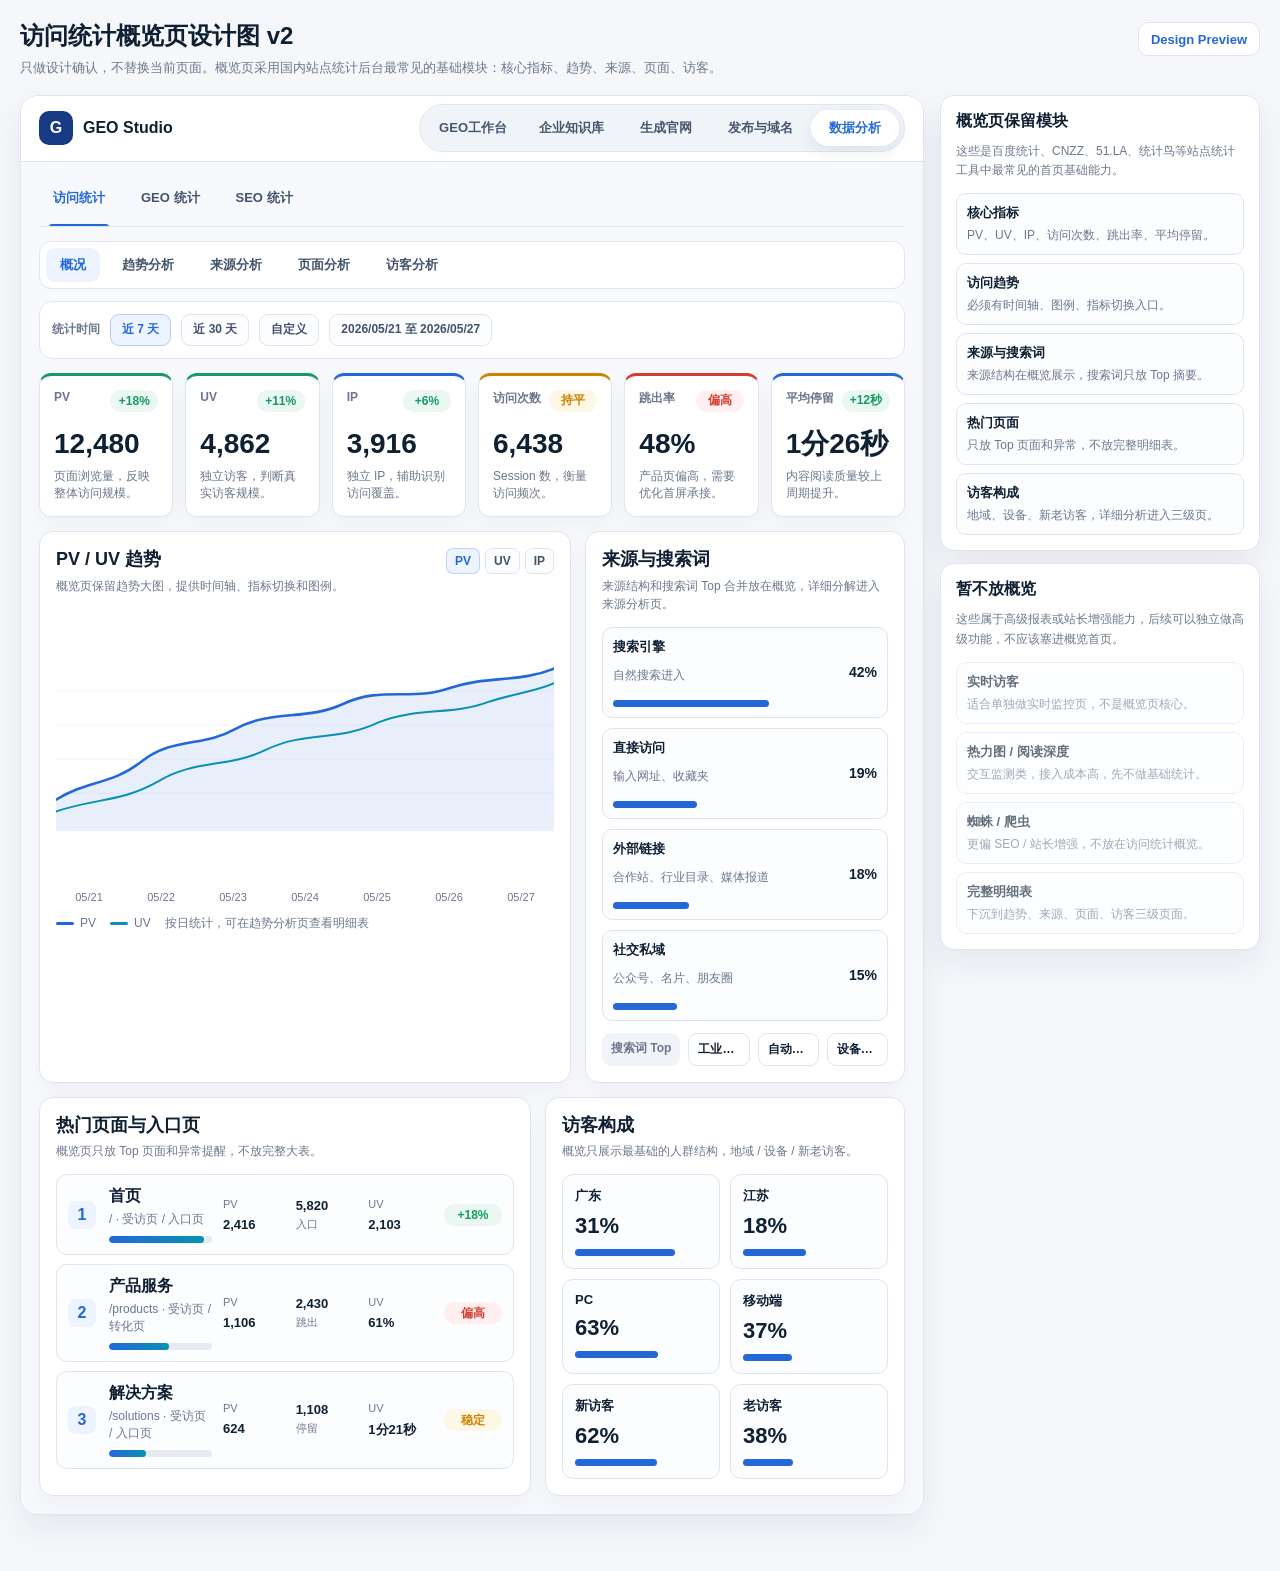
<file: design-demos/traffic-overview-design-v2.html>
<!doctype html>
<html lang="zh-CN">
<head>
  <meta charset="utf-8" />
  <meta name="viewport" content="width=device-width, initial-scale=1" />
  <title>访问统计概览页设计图 v2</title>
  <style>
    :root {
      --bg: #f5f7fb;
      --paper: #ffffff;
      --ink: #102033;
      --muted: #6b778c;
      --line: #dfe5ee;
      --soft: #f0f4f9;
      --blue: #2468d8;
      --cyan: #0891b2;
      --green: #159a66;
      --amber: #c98500;
      --red: #d53b31;
      --shadow: 0 14px 34px rgba(16, 32, 51, .07);
    }

    * { box-sizing: border-box; }
    html { scroll-behavior: smooth; }
    body {
      margin: 0;
      background: var(--bg);
      color: var(--ink);
      font-family: -apple-system, BlinkMacSystemFont, "Segoe UI", "Noto Sans SC", sans-serif;
      letter-spacing: 0;
    }

    button, input { font: inherit; }

    .page {
      width: min(1280px, calc(100vw - 40px));
      margin: 0 auto;
      padding: 22px 0 56px;
    }

    .demo-head {
      display: flex;
      justify-content: space-between;
      gap: 18px;
      align-items: flex-start;
      margin-bottom: 16px;
    }

    .demo-head h1 {
      margin: 0;
      font-size: 24px;
      line-height: 1.2;
    }

    .demo-head p {
      margin: 7px 0 0;
      color: var(--muted);
      font-size: 13px;
      line-height: 1.6;
    }

    .demo-tag {
      flex: 0 0 auto;
      display: inline-flex;
      align-items: center;
      min-height: 34px;
      padding: 0 12px;
      border: 1px solid var(--line);
      border-radius: 10px;
      background: white;
      color: var(--blue);
      font-size: 13px;
      font-weight: 800;
    }

    .design-layout {
      display: grid;
      grid-template-columns: minmax(0, 1fr) 320px;
      gap: 16px;
      align-items: start;
    }

    .app-shell {
      border: 1px solid var(--line);
      border-radius: 18px;
      background: var(--paper);
      box-shadow: var(--shadow);
      overflow: hidden;
    }

    .app-top {
      display: flex;
      align-items: center;
      justify-content: space-between;
      gap: 14px;
      min-height: 66px;
      padding: 0 18px;
      border-bottom: 1px solid var(--line);
      background: white;
    }

    .brand {
      display: flex;
      align-items: center;
      gap: 10px;
      font-weight: 900;
    }

    .brand i {
      display: grid;
      place-items: center;
      width: 34px;
      height: 34px;
      border-radius: 10px;
      color: white;
      background: #173a85;
      font-style: normal;
    }

    .top-nav {
      display: flex;
      gap: 4px;
      padding: 5px;
      border: 1px solid var(--line);
      border-radius: 999px;
      background: var(--soft);
    }

    .top-nav span {
      min-width: 88px;
      padding: 9px 14px;
      border-radius: 999px;
      color: #47566f;
      text-align: center;
      font-size: 13px;
      font-weight: 800;
    }

    .top-nav .active {
      color: var(--blue);
      background: white;
      box-shadow: 0 6px 16px rgba(16, 32, 51, .08);
    }

    .workspace {
      padding: 18px;
      background: #f7f9fc;
    }

    .second-tabs,
    .third-tabs {
      display: flex;
      gap: 8px;
      align-items: center;
      overflow-x: auto;
    }

    .second-tabs {
      padding-bottom: 10px;
      border-bottom: 1px solid var(--line);
    }

    .second-tabs button,
    .third-tabs button {
      border: 0;
      background: transparent;
      color: #44536b;
      font-size: 13px;
      font-weight: 900;
      white-space: nowrap;
    }

    .second-tabs button {
      position: relative;
      min-height: 36px;
      padding: 0 14px;
    }

    .second-tabs .active {
      color: var(--blue);
    }

    .second-tabs .active:after {
      content: "";
      position: absolute;
      right: 10px;
      bottom: -11px;
      left: 10px;
      height: 3px;
      border-radius: 3px 3px 0 0;
      background: var(--blue);
    }

    .third-tabs {
      margin-top: 14px;
      padding: 6px;
      border: 1px solid var(--line);
      border-radius: 12px;
      background: white;
    }

    .third-tabs button {
      min-height: 34px;
      padding: 0 14px;
      border-radius: 9px;
    }

    .third-tabs .active {
      color: var(--blue);
      background: #edf4ff;
    }

    .filter-row {
      display: flex;
      flex-wrap: wrap;
      gap: 10px;
      align-items: center;
      margin-top: 12px;
      padding: 12px;
      border: 1px solid var(--line);
      border-radius: 13px;
      background: white;
    }

    .filter-row b {
      color: var(--muted);
      font-size: 12px;
    }

    .filter-row span,
    .filter-row label {
      display: inline-flex;
      align-items: center;
      min-height: 32px;
      padding: 0 11px;
      border: 1px solid var(--line);
      border-radius: 9px;
      color: #44536b;
      background: #fbfdff;
      font-size: 12px;
      font-weight: 800;
    }

    .filter-row .active {
      color: var(--blue);
      border-color: rgba(36, 104, 216, .28);
      background: #edf4ff;
    }

    .content {
      display: grid;
      gap: 14px;
      margin-top: 14px;
    }

    .kpis {
      display: grid;
      grid-template-columns: repeat(6, minmax(0, 1fr));
      gap: 12px;
    }

    .kpi {
      min-height: 132px;
      padding: 14px;
      border: 1px solid var(--line);
      border-top: 3px solid var(--blue);
      border-radius: 12px;
      background: white;
      box-shadow: 0 10px 24px rgba(16, 32, 51, .04);
    }

    .kpi:nth-child(1),
    .kpi:nth-child(2) { border-top-color: var(--green); }
    .kpi:nth-child(4) { border-top-color: var(--amber); }
    .kpi:nth-child(5) { border-top-color: var(--red); }

    .kpi-head {
      display: flex;
      justify-content: space-between;
      gap: 8px;
      color: var(--muted);
      font-size: 12px;
      font-weight: 800;
    }

    .pill {
      display: inline-flex;
      align-items: center;
      justify-content: center;
      min-width: 48px;
      min-height: 22px;
      padding: 0 8px;
      border-radius: 999px;
      color: var(--green);
      background: #eaf8f1;
      font-size: 12px;
      font-weight: 900;
      white-space: nowrap;
    }

    .pill.warn {
      color: var(--amber);
      background: #fff7e5;
    }

    .pill.risk {
      color: var(--red);
      background: #fff0ef;
    }

    .kpi strong {
      display: block;
      margin-top: 18px;
      font-size: 28px;
      line-height: 1;
    }

    .kpi small {
      display: block;
      margin-top: 10px;
      color: var(--muted);
      font-size: 12px;
      line-height: 1.45;
    }

    .panel {
      min-width: 0;
      padding: 16px;
      border: 1px solid var(--line);
      border-radius: 14px;
      background: white;
      box-shadow: 0 10px 24px rgba(16, 32, 51, .04);
    }

    .panel-head {
      display: flex;
      justify-content: space-between;
      gap: 14px;
      align-items: flex-start;
      margin-bottom: 14px;
    }

    .panel-head h2 {
      margin: 0;
      font-size: 18px;
      line-height: 1.25;
    }

    .panel-head p {
      margin: 6px 0 0;
      color: var(--muted);
      font-size: 12px;
      line-height: 1.5;
    }

    .mini-actions {
      display: flex;
      gap: 5px;
      flex-wrap: wrap;
      justify-content: flex-end;
    }

    .mini-actions span {
      min-height: 26px;
      padding: 5px 8px;
      border: 1px solid var(--line);
      border-radius: 7px;
      color: #44536b;
      background: #fbfdff;
      font-size: 12px;
      font-weight: 800;
    }

    .mini-actions .active {
      color: var(--blue);
      background: #edf4ff;
      border-color: rgba(36, 104, 216, .24);
    }

    .grid-main {
      display: grid;
      grid-template-columns: minmax(0, 1.48fr) minmax(320px, .82fr);
      gap: 14px;
    }

    .chart-wrap {
      height: 274px;
      margin-top: 6px;
    }

    svg {
      display: block;
      width: 100%;
      height: 100%;
    }

    .grid-line {
      stroke: #e6ebf2;
      stroke-width: 1;
    }

    .area {
      fill: rgba(36, 104, 216, .10);
    }

    .pv,
    .uv {
      fill: none;
      stroke-linecap: round;
      stroke-width: 4;
    }

    .pv { stroke: var(--blue); }
    .uv { stroke: var(--cyan); stroke-width: 3; }

    .axis {
      display: grid;
      grid-template-columns: repeat(7, minmax(0, 1fr));
      gap: 6px;
      margin-top: 8px;
      color: var(--muted);
      font-size: 11px;
      text-align: center;
    }

    .legend {
      display: flex;
      gap: 14px;
      flex-wrap: wrap;
      margin-top: 12px;
      color: var(--muted);
      font-size: 12px;
    }

    .legend span {
      display: inline-flex;
      align-items: center;
      gap: 6px;
    }

    .legend i {
      width: 18px;
      height: 3px;
      border-radius: 999px;
      background: var(--blue);
    }

    .legend span:nth-child(2) i {
      background: var(--cyan);
    }

    .source-bars {
      display: grid;
      gap: 10px;
    }

    .source-row {
      display: grid;
      grid-template-columns: minmax(0, 1fr) 52px;
      gap: 8px 12px;
      align-items: center;
      padding: 10px;
      border: 1px solid var(--line);
      border-radius: 10px;
      background: #fbfdff;
    }

    .source-row b,
    .source-row small,
    .source-row i,
    .source-row strong { display: block; }

    .source-row b { font-size: 13px; }
    .source-row small {
      margin-top: 3px;
      color: var(--muted);
      font-size: 12px;
    }

    .source-row i {
      height: 7px;
      margin-top: 8px;
      border-radius: 999px;
      background: var(--blue);
    }

    .source-row strong {
      grid-column: 2;
      grid-row: 1 / 4;
      justify-self: end;
      font-size: 14px;
    }

    .keywords {
      display: grid;
      grid-template-columns: auto repeat(3, minmax(0, 1fr));
      gap: 8px;
      margin-top: 12px;
    }

    .keywords span,
    .keywords b {
      min-height: 30px;
      padding: 7px 9px;
      border-radius: 9px;
      font-size: 12px;
      overflow: hidden;
      white-space: nowrap;
      text-overflow: ellipsis;
    }

    .keywords span {
      color: var(--muted);
      background: var(--soft);
      font-weight: 900;
    }

    .keywords b {
      border: 1px solid var(--line);
      background: white;
    }

    .grid-lower {
      display: grid;
      grid-template-columns: minmax(0, 1.2fr) minmax(360px, .8fr);
      gap: 14px;
    }

    .page-list {
      display: grid;
      gap: 9px;
    }

    .page-row {
      display: grid;
      grid-template-columns: 30px minmax(0, 1fr) minmax(210px, .8fr) 58px;
      gap: 11px;
      align-items: center;
      min-height: 74px;
      padding: 11px;
      border: 1px solid var(--line);
      border-radius: 11px;
      background: #fbfdff;
    }

    .page-row .rank {
      display: grid;
      place-items: center;
      width: 28px;
      height: 28px;
      border-radius: 8px;
      color: var(--blue);
      background: #edf4ff;
      font-weight: 900;
    }

    .page-row b,
    .page-row small,
    .page-row i,
    .page-row dt,
    .page-row dd { display: block; }

    .page-row small {
      margin-top: 4px;
      color: var(--muted);
      font-size: 12px;
    }

    .page-row i {
      height: 7px;
      margin-top: 8px;
      border-radius: 999px;
      background: #e6ebf2;
      overflow: hidden;
    }

    .page-row i u {
      display: block;
      height: 100%;
      border-radius: inherit;
      background: linear-gradient(90deg, var(--blue), var(--cyan));
      text-decoration: none;
    }

    .page-row dl {
      display: grid;
      grid-template-columns: repeat(3, minmax(0, 1fr));
      gap: 4px 8px;
      margin: 0;
    }

    .page-row dt {
      color: var(--muted);
      font-size: 11px;
    }

    .page-row dd {
      margin: 0;
      font-size: 13px;
      font-weight: 900;
    }

    .visitor-grid {
      display: grid;
      grid-template-columns: repeat(2, minmax(0, 1fr));
      gap: 10px;
    }

    .visitor-cell {
      padding: 12px;
      border: 1px solid var(--line);
      border-radius: 11px;
      background: #fbfdff;
    }

    .visitor-cell b,
    .visitor-cell span,
    .visitor-cell i { display: block; }

    .visitor-cell b {
      font-size: 13px;
    }

    .visitor-cell span {
      margin-top: 8px;
      font-size: 22px;
      font-weight: 900;
    }

    .visitor-cell i {
      height: 7px;
      margin-top: 10px;
      border-radius: 999px;
      background: var(--blue);
    }

    .note-panel {
      position: sticky;
      top: 16px;
      display: grid;
      gap: 12px;
    }

    .note-card {
      padding: 15px;
      border: 1px solid var(--line);
      border-radius: 14px;
      background: white;
      box-shadow: var(--shadow);
    }

    .note-card h2 {
      margin: 0 0 10px;
      font-size: 16px;
    }

    .note-card p {
      margin: 0;
      color: var(--muted);
      font-size: 12px;
      line-height: 1.65;
    }

    .module-list {
      display: grid;
      gap: 8px;
      margin-top: 12px;
    }

    .module-item {
      padding: 10px;
      border: 1px solid var(--line);
      border-radius: 10px;
      background: #fbfdff;
    }

    .module-item b,
    .module-item span {
      display: block;
    }

    .module-item b {
      font-size: 13px;
    }

    .module-item span {
      margin-top: 4px;
      color: var(--muted);
      font-size: 12px;
      line-height: 1.5;
    }

    .module-item.skip {
      opacity: .64;
    }

    @media (max-width: 1080px) {
      .design-layout,
      .grid-main,
      .grid-lower {
        grid-template-columns: 1fr;
      }

      .note-panel {
        position: static;
      }

      .kpis {
        grid-template-columns: repeat(3, minmax(0, 1fr));
      }
    }

    @media (max-width: 720px) {
      .page {
        width: calc(100vw - 24px);
      }

      .demo-head,
      .app-top {
        display: grid;
      }

      .top-nav,
      .second-tabs,
      .third-tabs {
        overflow-x: auto;
      }

      .kpis,
      .page-row,
      .page-row dl,
      .visitor-grid,
      .keywords {
        grid-template-columns: 1fr;
      }
    }
  </style>
</head>
<body>
  <main class="page">
    <header class="demo-head">
      <div>
        <h1>访问统计概览页设计图 v2</h1>
        <p>只做设计确认，不替换当前页面。概览页采用国内站点统计后台最常见的基础模块：核心指标、趋势、来源、页面、访客。</p>
      </div>
      <span class="demo-tag">Design Preview</span>
    </header>

    <section class="design-layout">
      <div class="app-shell">
        <div class="app-top">
          <div class="brand"><i>G</i><span>GEO Studio</span></div>
          <nav class="top-nav" aria-label="一级导航">
            <span>GEO工作台</span>
            <span>企业知识库</span>
            <span>生成官网</span>
            <span>发布与域名</span>
            <span class="active">数据分析</span>
          </nav>
        </div>

        <div class="workspace">
          <nav class="second-tabs" aria-label="数据分析二级导航">
            <button class="active" type="button">访问统计</button>
            <button type="button">GEO 统计</button>
            <button type="button">SEO 统计</button>
          </nav>

          <nav class="third-tabs" aria-label="访问统计三级导航">
            <button class="active" type="button">概况</button>
            <button type="button">趋势分析</button>
            <button type="button">来源分析</button>
            <button type="button">页面分析</button>
            <button type="button">访客分析</button>
          </nav>

          <section class="filter-row">
            <b>统计时间</b>
            <span class="active">近 7 天</span>
            <span>近 30 天</span>
            <span>自定义</span>
            <label>2026/05/21 至 2026/05/27</label>
          </section>

          <section class="content">
            <div class="kpis">
              <article class="kpi">
                <div class="kpi-head"><span>PV</span><span class="pill">+18%</span></div>
                <strong>12,480</strong>
                <small>页面浏览量，反映整体访问规模。</small>
              </article>
              <article class="kpi">
                <div class="kpi-head"><span>UV</span><span class="pill">+11%</span></div>
                <strong>4,862</strong>
                <small>独立访客，判断真实访客规模。</small>
              </article>
              <article class="kpi">
                <div class="kpi-head"><span>IP</span><span class="pill">+6%</span></div>
                <strong>3,916</strong>
                <small>独立 IP，辅助识别访问覆盖。</small>
              </article>
              <article class="kpi">
                <div class="kpi-head"><span>访问次数</span><span class="pill warn">持平</span></div>
                <strong>6,438</strong>
                <small>Session 数，衡量访问频次。</small>
              </article>
              <article class="kpi">
                <div class="kpi-head"><span>跳出率</span><span class="pill risk">偏高</span></div>
                <strong>48%</strong>
                <small>产品页偏高，需要优化首屏承接。</small>
              </article>
              <article class="kpi">
                <div class="kpi-head"><span>平均停留</span><span class="pill">+12秒</span></div>
                <strong>1分26秒</strong>
                <small>内容阅读质量较上周期提升。</small>
              </article>
            </div>

            <div class="grid-main">
              <article class="panel">
                <div class="panel-head">
                  <div>
                    <h2>PV / UV 趋势</h2>
                    <p>概览页保留趋势大图，提供时间轴、指标切换和图例。</p>
                  </div>
                  <div class="mini-actions">
                    <span class="active">PV</span>
                    <span>UV</span>
                    <span>IP</span>
                  </div>
                </div>
                <div class="chart-wrap">
                  <svg viewBox="0 0 760 260" role="img" aria-label="PV UV 趋势设计图">
                    <path class="grid-line" d="M0 46H760M0 98H760M0 150H760M0 202H760" />
                    <path class="area" d="M0 212C48 182 84 190 130 154C178 116 224 132 274 104C326 74 382 92 438 66C496 38 544 62 600 42C658 22 706 34 760 12V260H0Z" />
                    <path class="pv" d="M0 212C48 182 84 190 130 154C178 116 224 132 274 104C326 74 382 92 438 66C496 38 544 62 600 42C658 22 706 34 760 12" />
                    <path class="uv" d="M0 230C58 210 100 216 156 184C212 150 262 164 320 136C382 106 430 124 492 94C552 70 606 84 662 62C708 48 734 46 760 34" />
                  </svg>
                </div>
                <div class="axis">
                  <span>05/21</span><span>05/22</span><span>05/23</span><span>05/24</span><span>05/25</span><span>05/26</span><span>05/27</span>
                </div>
                <div class="legend">
                  <span><i></i>PV</span>
                  <span><i></i>UV</span>
                  <span>按日统计，可在趋势分析页查看明细表</span>
                </div>
              </article>

              <article class="panel">
                <div class="panel-head">
                  <div>
                    <h2>来源与搜索词</h2>
                    <p>来源结构和搜索词 Top 合并放在概览，详细分解进入来源分析页。</p>
                  </div>
                </div>
                <div class="source-bars">
                  <div class="source-row"><b>搜索引擎</b><small>自然搜索进入</small><i style="width: 78%"></i><strong>42%</strong></div>
                  <div class="source-row"><b>直接访问</b><small>输入网址、收藏夹</small><i style="width: 42%"></i><strong>19%</strong></div>
                  <div class="source-row"><b>外部链接</b><small>合作站、行业目录、媒体报道</small><i style="width: 38%"></i><strong>18%</strong></div>
                  <div class="source-row"><b>社交私域</b><small>公众号、名片、朋友圈</small><i style="width: 32%"></i><strong>15%</strong></div>
                </div>
                <div class="keywords">
                  <span>搜索词 Top</span>
                  <b>工业视觉检测系统</b>
                  <b>自动化产线改造</b>
                  <b>设备数据采集网关</b>
                </div>
              </article>
            </div>

            <div class="grid-lower">
              <article class="panel">
                <div class="panel-head">
                  <div>
                    <h2>热门页面与入口页</h2>
                    <p>概览页只放 Top 页面和异常提醒，不放完整大表。</p>
                  </div>
                </div>
                <div class="page-list">
                  <div class="page-row">
                    <span class="rank">1</span>
                    <div><b>首页</b><small>/ · 受访页 / 入口页</small><i><u style="width: 92%"></u></i></div>
                    <dl><dt>PV</dt><dd>5,820</dd><dt>UV</dt><dd>2,416</dd><dt>入口</dt><dd>2,103</dd></dl>
                    <span class="pill">+18%</span>
                  </div>
                  <div class="page-row">
                    <span class="rank">2</span>
                    <div><b>产品服务</b><small>/products · 受访页 / 转化页</small><i><u style="width: 58%"></u></i></div>
                    <dl><dt>PV</dt><dd>2,430</dd><dt>UV</dt><dd>1,106</dd><dt>跳出</dt><dd>61%</dd></dl>
                    <span class="pill risk">偏高</span>
                  </div>
                  <div class="page-row">
                    <span class="rank">3</span>
                    <div><b>解决方案</b><small>/solutions · 受访页 / 入口页</small><i><u style="width: 36%"></u></i></div>
                    <dl><dt>PV</dt><dd>1,108</dd><dt>UV</dt><dd>624</dd><dt>停留</dt><dd>1分21秒</dd></dl>
                    <span class="pill warn">稳定</span>
                  </div>
                </div>
              </article>

              <article class="panel">
                <div class="panel-head">
                  <div>
                    <h2>访客构成</h2>
                    <p>概览只展示最基础的人群结构，地域 / 设备 / 新老访客。</p>
                  </div>
                </div>
                <div class="visitor-grid">
                  <div class="visitor-cell"><b>广东</b><span>31%</span><i style="width:76%"></i></div>
                  <div class="visitor-cell"><b>江苏</b><span>18%</span><i style="width:48%"></i></div>
                  <div class="visitor-cell"><b>PC</b><span>63%</span><i style="width:63%"></i></div>
                  <div class="visitor-cell"><b>移动端</b><span>37%</span><i style="width:37%"></i></div>
                  <div class="visitor-cell"><b>新访客</b><span>62%</span><i style="width:62%"></i></div>
                  <div class="visitor-cell"><b>老访客</b><span>38%</span><i style="width:38%"></i></div>
                </div>
              </article>
            </div>
          </section>
        </div>
      </div>

      <aside class="note-panel">
        <section class="note-card">
          <h2>概览页保留模块</h2>
          <p>这些是百度统计、CNZZ、51.LA、统计鸟等站点统计工具中最常见的首页基础能力。</p>
          <div class="module-list">
            <div class="module-item"><b>核心指标</b><span>PV、UV、IP、访问次数、跳出率、平均停留。</span></div>
            <div class="module-item"><b>访问趋势</b><span>必须有时间轴、图例、指标切换入口。</span></div>
            <div class="module-item"><b>来源与搜索词</b><span>来源结构在概览展示，搜索词只放 Top 摘要。</span></div>
            <div class="module-item"><b>热门页面</b><span>只放 Top 页面和异常，不放完整明细表。</span></div>
            <div class="module-item"><b>访客构成</b><span>地域、设备、新老访客，详细分析进入三级页。</span></div>
          </div>
        </section>

        <section class="note-card">
          <h2>暂不放概览</h2>
          <p>这些属于高级报表或站长增强能力，后续可以独立做高级功能，不应该塞进概览首页。</p>
          <div class="module-list">
            <div class="module-item skip"><b>实时访客</b><span>适合单独做实时监控页，不是概览页核心。</span></div>
            <div class="module-item skip"><b>热力图 / 阅读深度</b><span>交互监测类，接入成本高，先不做基础统计。</span></div>
            <div class="module-item skip"><b>蜘蛛 / 爬虫</b><span>更偏 SEO / 站长增强，不放在访问统计概览。</span></div>
            <div class="module-item skip"><b>完整明细表</b><span>下沉到趋势、来源、页面、访客三级页面。</span></div>
          </div>
        </section>
      </aside>
    </section>
  </main>
</body>
</html>
</file>
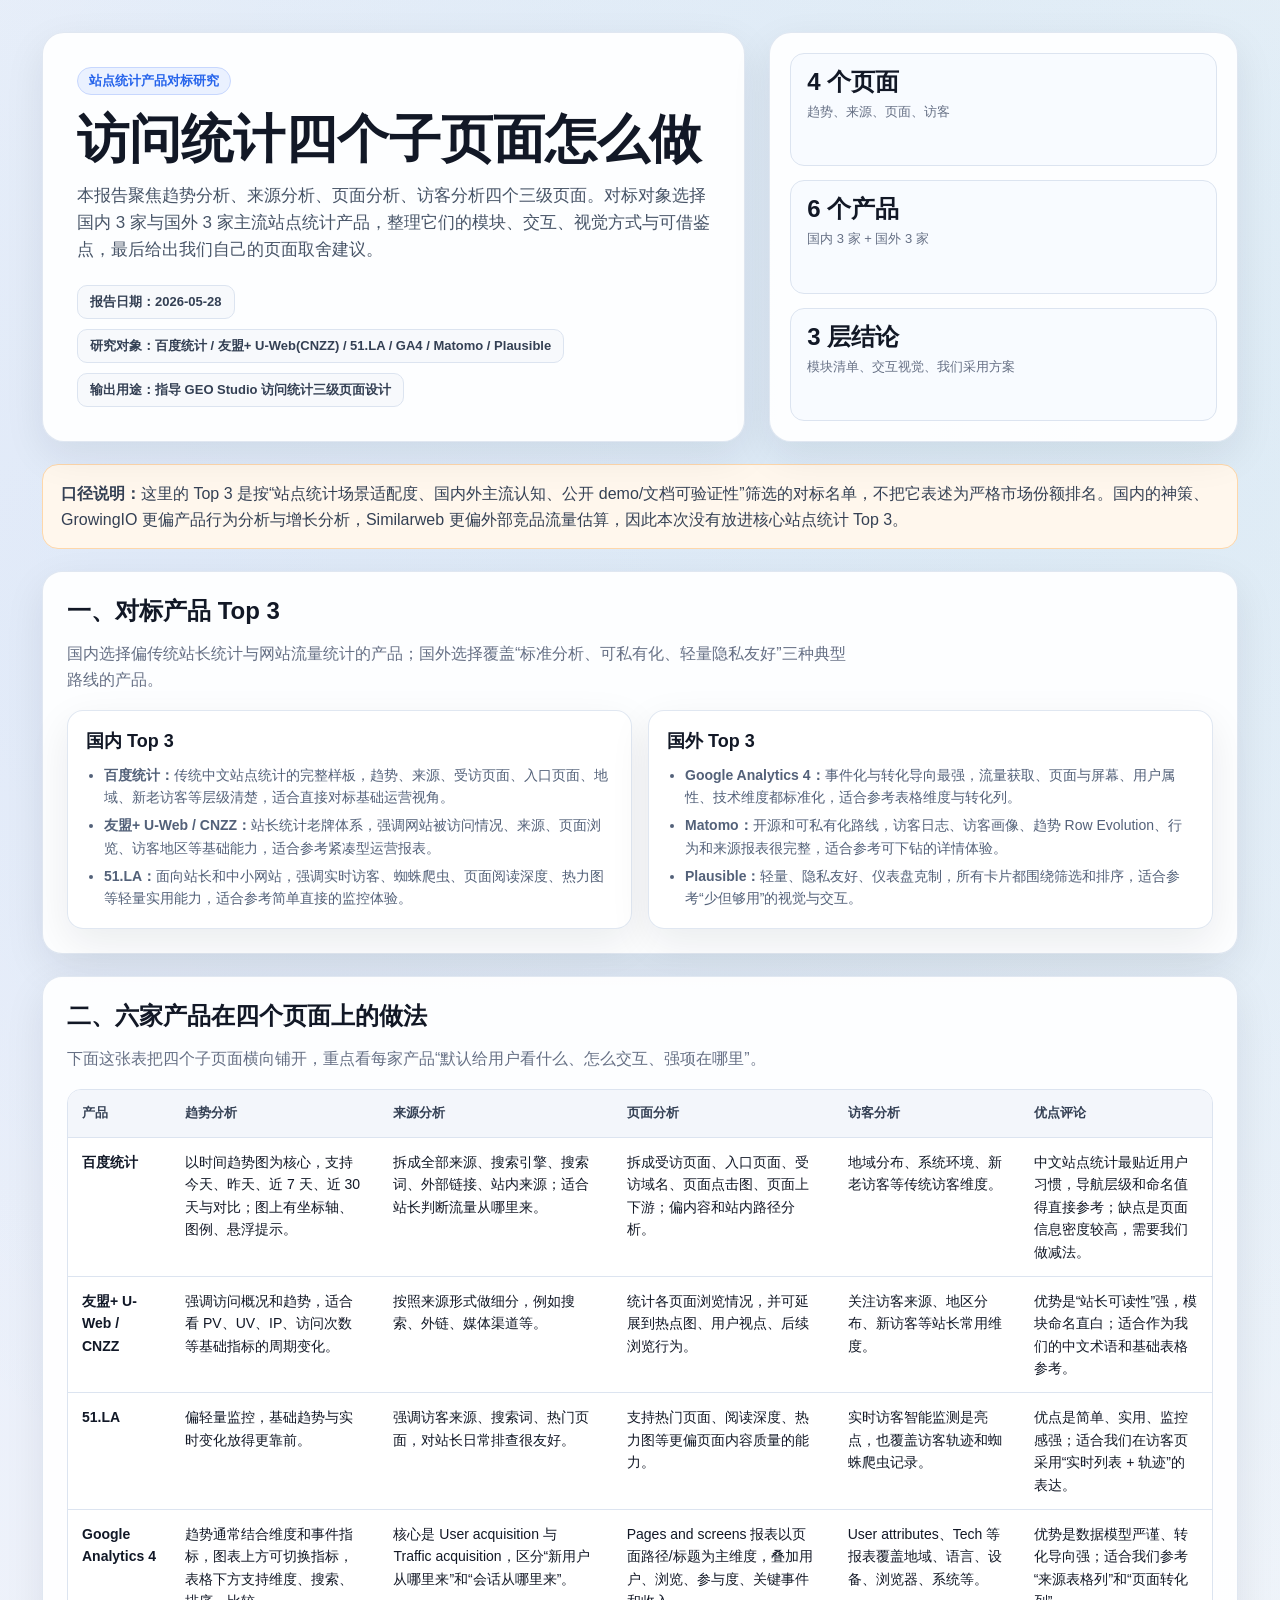
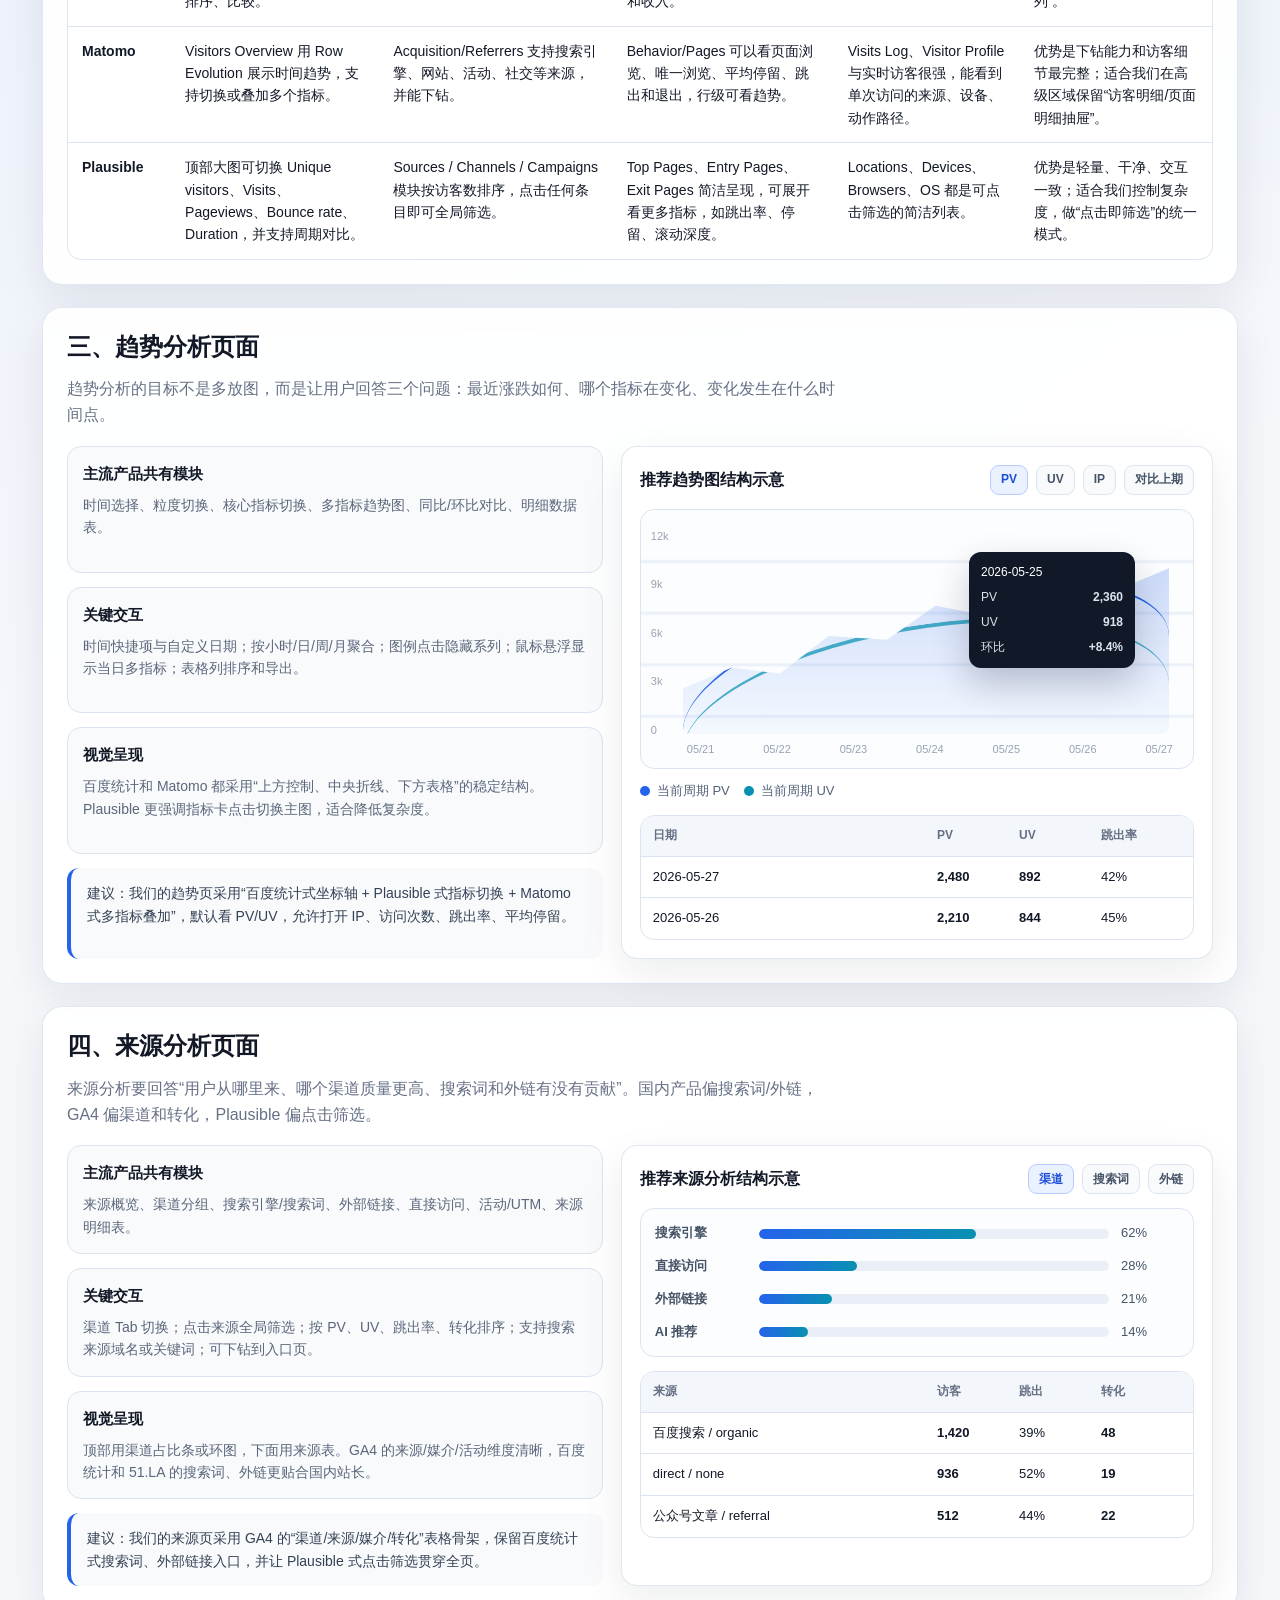
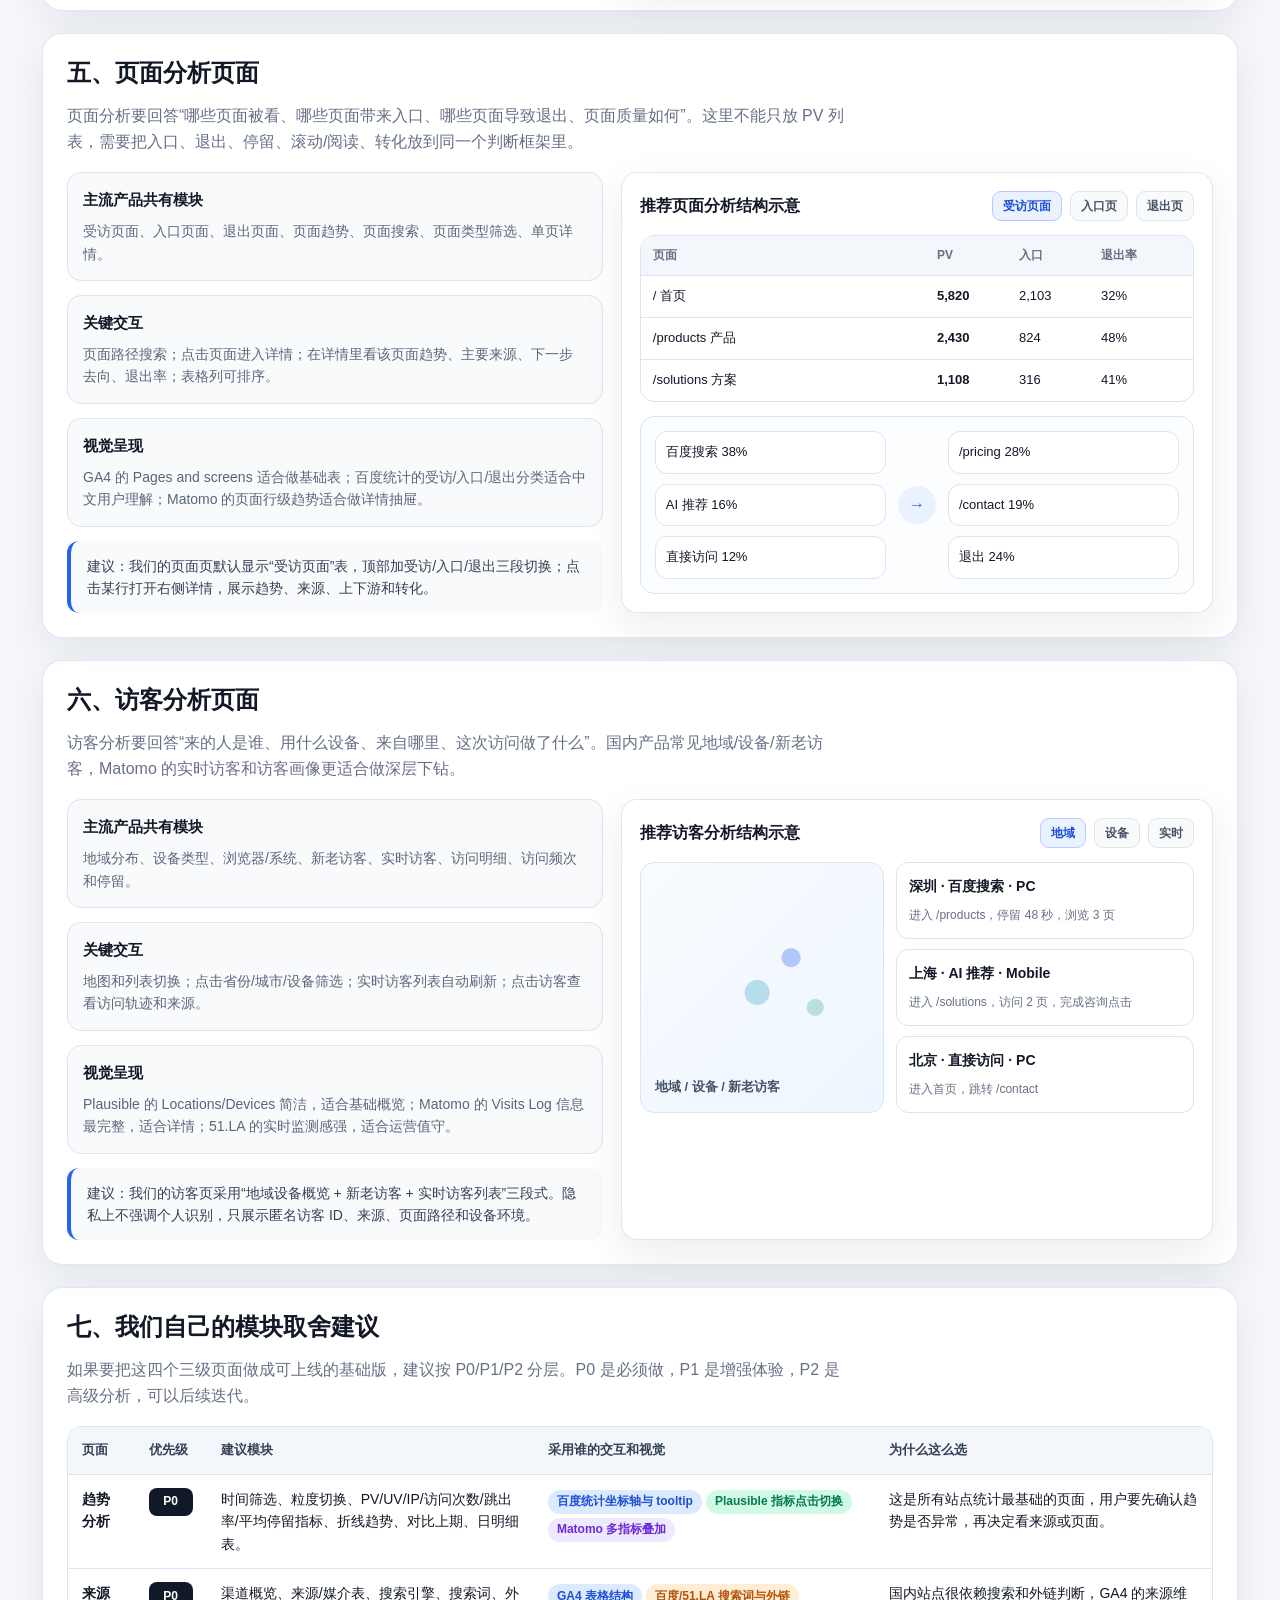
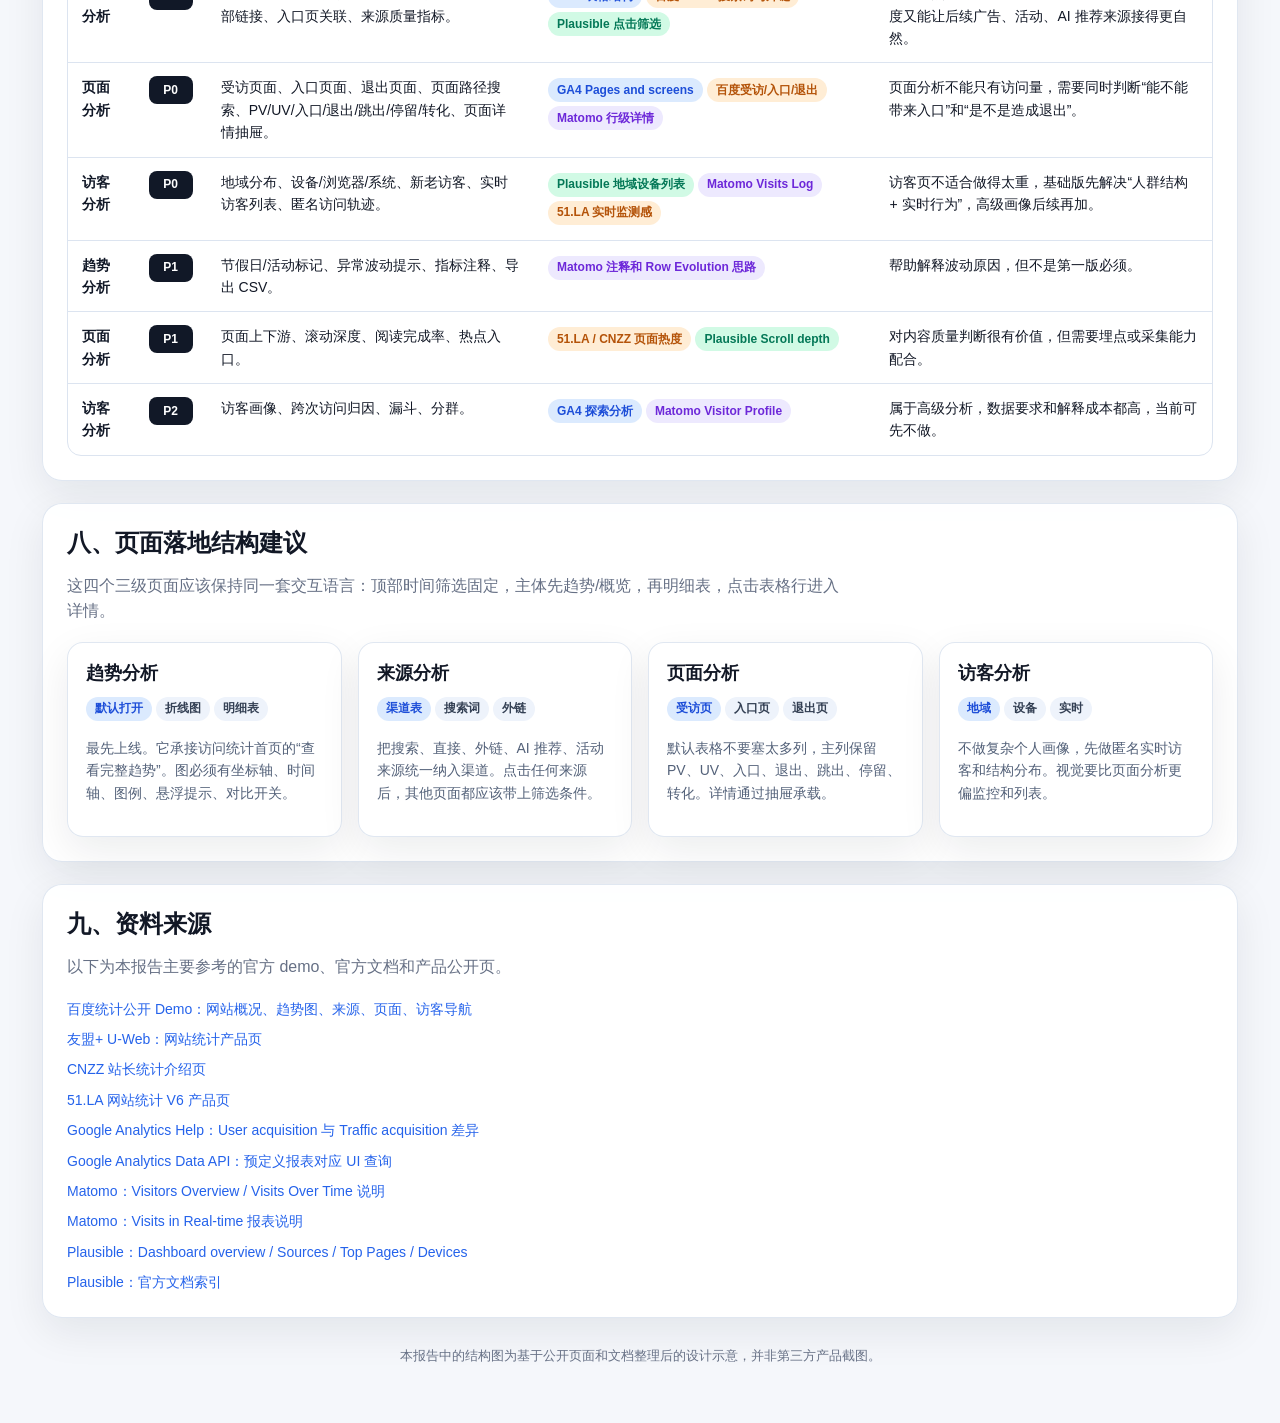
<file: reports/analytics-subpages-research-report.html>
<!doctype html>
<html lang="zh-CN">
<head>
  <meta charset="utf-8">
  <meta name="viewport" content="width=device-width, initial-scale=1">
  <title>访问统计四个子页面对标研究报告</title>
  <style>
    :root {
      --bg: #f5f7fb;
      --panel: #ffffff;
      --text: #121826;
      --muted: #667085;
      --soft: #eef3fb;
      --line: #dce4f0;
      --blue: #2563eb;
      --cyan: #0891b2;
      --green: #059669;
      --orange: #d97706;
      --red: #dc2626;
      --purple: #7c3aed;
      --shadow: 0 14px 40px rgba(15, 23, 42, .08);
    }

    * {
      box-sizing: border-box;
    }

    body {
      margin: 0;
      color: var(--text);
      background:
        radial-gradient(circle at 12% 10%, rgba(37, 99, 235, .08), transparent 32%),
        radial-gradient(circle at 88% 6%, rgba(8, 145, 178, .08), transparent 26%),
        var(--bg);
      font-family: -apple-system, BlinkMacSystemFont, "Segoe UI", "PingFang SC", "Microsoft YaHei", sans-serif;
      line-height: 1.6;
    }

    a {
      color: var(--blue);
      text-decoration: none;
    }

    a:hover {
      text-decoration: underline;
    }

    .page {
      max-width: 1240px;
      margin: 0 auto;
      padding: 32px 22px 56px;
    }

    .hero {
      display: grid;
      grid-template-columns: minmax(0, 1.2fr) minmax(320px, .8fr);
      gap: 24px;
      align-items: stretch;
      margin-bottom: 22px;
    }

    .hero-main,
    .hero-side,
    .section,
    .card,
    .diagram-card {
      background: rgba(255, 255, 255, .92);
      border: 1px solid rgba(220, 228, 240, .88);
      box-shadow: var(--shadow);
    }

    .hero-main {
      border-radius: 22px;
      padding: 34px;
    }

    .eyebrow {
      display: inline-flex;
      align-items: center;
      gap: 8px;
      min-height: 28px;
      padding: 0 11px;
      color: var(--blue);
      background: #eaf1ff;
      border: 1px solid #c7d7fe;
      border-radius: 999px;
      font-size: 13px;
      font-weight: 700;
    }

    h1,
    h2,
    h3,
    p {
      margin-top: 0;
    }

    h1 {
      margin: 16px 0 14px;
      font-size: clamp(30px, 5vw, 52px);
      line-height: 1.08;
      letter-spacing: 0;
    }

    h2 {
      margin-bottom: 14px;
      font-size: 24px;
      line-height: 1.28;
    }

    h3 {
      margin-bottom: 10px;
      font-size: 18px;
      line-height: 1.35;
    }

    .lead {
      max-width: 760px;
      color: #475467;
      font-size: 17px;
    }

    .meta-row,
    .chip-row {
      display: flex;
      flex-wrap: wrap;
      gap: 10px;
      margin-top: 22px;
    }

    .meta,
    .chip {
      display: inline-flex;
      align-items: center;
      min-height: 34px;
      padding: 0 12px;
      color: #344054;
      background: #f7f9fc;
      border: 1px solid var(--line);
      border-radius: 10px;
      font-size: 13px;
      font-weight: 650;
    }

    .hero-side {
      display: grid;
      gap: 14px;
      border-radius: 22px;
      padding: 20px;
    }

    .hero-metric {
      padding: 16px;
      background: #f8fbff;
      border: 1px solid var(--line);
      border-radius: 14px;
    }

    .hero-metric strong {
      display: block;
      margin-bottom: 4px;
      font-size: 24px;
      line-height: 1;
    }

    .hero-metric span {
      color: var(--muted);
      font-size: 13px;
    }

    .notice {
      padding: 16px 18px;
      margin-bottom: 22px;
      color: #344054;
      background: #fff7ed;
      border: 1px solid #fed7aa;
      border-radius: 16px;
    }

    .section {
      margin-top: 22px;
      padding: 24px;
      border-radius: 20px;
    }

    .section-head {
      display: flex;
      justify-content: space-between;
      gap: 16px;
      align-items: flex-start;
      margin-bottom: 18px;
    }

    .section-head p {
      max-width: 780px;
      margin-bottom: 0;
      color: var(--muted);
    }

    .grid {
      display: grid;
      gap: 16px;
    }

    .grid.two {
      grid-template-columns: repeat(2, minmax(0, 1fr));
    }

    .grid.three {
      grid-template-columns: repeat(3, minmax(0, 1fr));
    }

    .grid.four {
      grid-template-columns: repeat(4, minmax(0, 1fr));
    }

    .card,
    .diagram-card {
      border-radius: 16px;
      padding: 18px;
    }

    .card h3 {
      display: flex;
      justify-content: space-between;
      gap: 12px;
      align-items: center;
    }

    .rank {
      display: inline-grid;
      place-items: center;
      width: 28px;
      height: 28px;
      color: #fff;
      background: var(--blue);
      border-radius: 8px;
      font-size: 13px;
      font-weight: 800;
    }

    .card p,
    .card li {
      color: #536179;
      font-size: 14px;
    }

    ul {
      padding-left: 18px;
      margin: 10px 0 0;
    }

    li + li {
      margin-top: 6px;
    }

    .table-wrap {
      overflow-x: auto;
      border: 1px solid var(--line);
      border-radius: 14px;
      background: #fff;
    }

    table {
      width: 100%;
      border-collapse: collapse;
      min-width: 880px;
      font-size: 14px;
    }

    th,
    td {
      padding: 13px 14px;
      text-align: left;
      vertical-align: top;
      border-bottom: 1px solid var(--line);
    }

    th {
      color: #344054;
      background: #f3f6fb;
      font-size: 13px;
      white-space: nowrap;
    }

    tr:last-child td {
      border-bottom: 0;
    }

    td strong {
      color: #111827;
    }

    .tag {
      display: inline-flex;
      align-items: center;
      min-height: 24px;
      padding: 0 9px;
      margin: 2px 4px 2px 0;
      color: #344054;
      background: #eef3fb;
      border-radius: 999px;
      font-size: 12px;
      font-weight: 700;
      white-space: nowrap;
    }

    .tag.blue {
      color: #1d4ed8;
      background: #dbeafe;
    }

    .tag.green {
      color: #047857;
      background: #d1fae5;
    }

    .tag.orange {
      color: #b45309;
      background: #ffedd5;
    }

    .tag.purple {
      color: #6d28d9;
      background: #ede9fe;
    }

    .quote {
      padding: 14px 16px;
      color: #344054;
      background: #f8fafc;
      border-left: 4px solid var(--blue);
      border-radius: 12px;
      font-size: 14px;
    }

    .module-layout {
      display: grid;
      grid-template-columns: minmax(0, .95fr) minmax(360px, 1.05fr);
      gap: 18px;
      align-items: stretch;
    }

    .module-copy {
      display: grid;
      gap: 14px;
    }

    .subcard {
      padding: 15px;
      background: #f8fafc;
      border: 1px solid var(--line);
      border-radius: 14px;
    }

    .subcard h4 {
      margin: 0 0 8px;
      font-size: 15px;
    }

    .subcard p {
      margin-bottom: 0;
      color: #5b667a;
      font-size: 14px;
    }

    .diagram-card {
      overflow: hidden;
      background: #ffffff;
    }

    .diagram-head {
      display: flex;
      justify-content: space-between;
      align-items: center;
      gap: 14px;
      margin-bottom: 14px;
    }

    .diagram-title {
      font-weight: 800;
    }

    .diagram-actions {
      display: flex;
      gap: 8px;
      flex-wrap: wrap;
    }

    .btn {
      display: inline-flex;
      align-items: center;
      justify-content: center;
      min-height: 30px;
      padding: 0 10px;
      color: #475467;
      background: #f8fafc;
      border: 1px solid var(--line);
      border-radius: 9px;
      font-size: 12px;
      font-weight: 700;
    }

    .btn.active {
      color: #1d4ed8;
      background: #eaf1ff;
      border-color: #b8caff;
    }

    .chart {
      position: relative;
      height: 260px;
      padding: 20px 24px 34px 42px;
      background:
        linear-gradient(to bottom, transparent 19%, #e8eef7 20%, transparent 21%),
        linear-gradient(to bottom, transparent 39%, #e8eef7 40%, transparent 41%),
        linear-gradient(to bottom, transparent 59%, #e8eef7 60%, transparent 61%),
        linear-gradient(to bottom, transparent 79%, #e8eef7 80%, transparent 81%),
        #fbfdff;
      border: 1px solid var(--line);
      border-radius: 14px;
    }

    .axis-y {
      position: absolute;
      left: 10px;
      top: 18px;
      bottom: 28px;
      display: flex;
      flex-direction: column;
      justify-content: space-between;
      color: #98a2b3;
      font-size: 11px;
    }

    .axis-x {
      position: absolute;
      left: 46px;
      right: 20px;
      bottom: 9px;
      display: flex;
      justify-content: space-between;
      color: #98a2b3;
      font-size: 11px;
    }

    .line {
      position: absolute;
      left: 42px;
      right: 24px;
      bottom: 34px;
      height: 188px;
      clip-path: polygon(0 76%, 10% 65%, 20% 68%, 30% 48%, 42% 50%, 52% 32%, 64% 38%, 76% 22%, 88% 25%, 100% 12%, 100% 100%, 0 100%);
      background: linear-gradient(180deg, rgba(37, 99, 235, .24), rgba(37, 99, 235, .03));
      border-bottom-left-radius: 8px;
      border-bottom-right-radius: 8px;
    }

    .line::before,
    .line::after {
      content: "";
      position: absolute;
      inset: 0;
      background: none;
      border-top: 4px solid var(--blue);
      border-radius: 50% 50% 0 0;
      transform: skewY(-11deg) translateY(44px);
    }

    .line::after {
      border-color: var(--cyan);
      opacity: .72;
      transform: skewY(-8deg) translateY(78px);
    }

    .tooltip {
      position: absolute;
      right: 58px;
      top: 42px;
      width: 166px;
      padding: 11px 12px;
      background: #111827;
      color: #fff;
      border-radius: 12px;
      box-shadow: 0 16px 36px rgba(17, 24, 39, .22);
      font-size: 12px;
    }

    .tooltip div {
      display: flex;
      justify-content: space-between;
      gap: 10px;
      margin-top: 6px;
      color: #dbe4f0;
    }

    .legend {
      display: flex;
      gap: 14px;
      flex-wrap: wrap;
      margin-top: 12px;
      color: #536179;
      font-size: 13px;
    }

    .legend span {
      display: inline-flex;
      align-items: center;
      gap: 7px;
    }

    .dot {
      width: 10px;
      height: 10px;
      background: var(--blue);
      border-radius: 50%;
    }

    .dot.cyan {
      background: var(--cyan);
    }

    .bars {
      display: grid;
      gap: 12px;
      padding: 14px;
      background: #fbfdff;
      border: 1px solid var(--line);
      border-radius: 14px;
    }

    .bar-row {
      display: grid;
      grid-template-columns: 92px 1fr 58px;
      gap: 12px;
      align-items: center;
      color: #475467;
      font-size: 13px;
    }

    .bar-track {
      height: 10px;
      overflow: hidden;
      background: #e9eef7;
      border-radius: 999px;
    }

    .bar-fill {
      height: 100%;
      background: linear-gradient(90deg, var(--blue), var(--cyan));
      border-radius: inherit;
    }

    .mini-table {
      margin-top: 14px;
      border: 1px solid var(--line);
      border-radius: 14px;
      overflow: hidden;
    }

    .mini-row {
      display: grid;
      grid-template-columns: minmax(120px, 1fr) 72px 72px 80px;
      gap: 10px;
      padding: 10px 12px;
      border-bottom: 1px solid var(--line);
      font-size: 13px;
    }

    .mini-row.head {
      color: #667085;
      background: #f3f6fb;
      font-size: 12px;
      font-weight: 800;
    }

    .mini-row:last-child {
      border-bottom: 0;
    }

    .path-card {
      display: grid;
      grid-template-columns: 1fr 38px 1fr;
      gap: 12px;
      align-items: center;
      padding: 14px;
      background: #fbfdff;
      border: 1px solid var(--line);
      border-radius: 14px;
    }

    .path-list {
      display: grid;
      gap: 10px;
    }

    .path-item {
      padding: 10px;
      background: #fff;
      border: 1px solid var(--line);
      border-radius: 12px;
      font-size: 13px;
    }

    .arrow {
      display: grid;
      place-items: center;
      height: 38px;
      color: var(--blue);
      background: #eaf1ff;
      border-radius: 999px;
      font-weight: 900;
    }

    .visitor-panel {
      display: grid;
      grid-template-columns: .9fr 1.1fr;
      gap: 12px;
    }

    .map {
      min-height: 220px;
      background:
        radial-gradient(circle at 62% 38%, rgba(37, 99, 235, .32) 0 9px, transparent 10px),
        radial-gradient(circle at 48% 52%, rgba(8, 145, 178, .26) 0 12px, transparent 13px),
        radial-gradient(circle at 72% 58%, rgba(5, 150, 105, .24) 0 8px, transparent 9px),
        linear-gradient(135deg, #f8fbff, #eef6ff);
      border: 1px solid var(--line);
      border-radius: 14px;
      position: relative;
    }

    .map::after {
      content: "地域 / 设备 / 新老访客";
      position: absolute;
      left: 14px;
      bottom: 14px;
      color: #475467;
      font-size: 13px;
      font-weight: 800;
    }

    .timeline {
      display: grid;
      gap: 10px;
    }

    .visit {
      padding: 12px;
      background: #fff;
      border: 1px solid var(--line);
      border-radius: 12px;
    }

    .visit strong {
      display: block;
      margin-bottom: 3px;
      font-size: 14px;
    }

    .visit span {
      color: #667085;
      font-size: 12px;
    }

    .priority {
      display: inline-flex;
      align-items: center;
      justify-content: center;
      min-width: 44px;
      height: 28px;
      color: #fff;
      background: #111827;
      border-radius: 8px;
      font-size: 12px;
      font-weight: 800;
    }

    .source-list {
      display: grid;
      gap: 8px;
      font-size: 14px;
    }

    .source-list a {
      word-break: break-all;
    }

    footer {
      margin-top: 28px;
      color: #667085;
      font-size: 13px;
      text-align: center;
    }

    @media (max-width: 980px) {
      .hero,
      .module-layout,
      .grid.two,
      .grid.three,
      .grid.four,
      .visitor-panel {
        grid-template-columns: 1fr;
      }

      .section-head {
        display: block;
      }
    }

    @media (max-width: 640px) {
      .page {
        padding: 18px 12px 38px;
      }

      .hero-main,
      .section {
        padding: 18px;
        border-radius: 16px;
      }

      .hero-side {
        border-radius: 16px;
      }

      .diagram-head {
        display: block;
      }

      .diagram-actions {
        margin-top: 10px;
      }

      .mini-row {
        grid-template-columns: 1fr 54px 54px 62px;
      }
    }
  </style>
</head>
<body>
  <main class="page">
    <section class="hero">
      <div class="hero-main">
        <span class="eyebrow">站点统计产品对标研究</span>
        <h1>访问统计四个子页面怎么做</h1>
        <p class="lead">本报告聚焦趋势分析、来源分析、页面分析、访客分析四个三级页面。对标对象选择国内 3 家与国外 3 家主流站点统计产品，整理它们的模块、交互、视觉方式与可借鉴点，最后给出我们自己的页面取舍建议。</p>
        <div class="meta-row">
          <span class="meta">报告日期：2026-05-28</span>
          <span class="meta">研究对象：百度统计 / 友盟+ U-Web(CNZZ) / 51.LA / GA4 / Matomo / Plausible</span>
          <span class="meta">输出用途：指导 GEO Studio 访问统计三级页面设计</span>
        </div>
      </div>
      <aside class="hero-side">
        <div class="hero-metric">
          <strong>4 个页面</strong>
          <span>趋势、来源、页面、访客</span>
        </div>
        <div class="hero-metric">
          <strong>6 个产品</strong>
          <span>国内 3 家 + 国外 3 家</span>
        </div>
        <div class="hero-metric">
          <strong>3 层结论</strong>
          <span>模块清单、交互视觉、我们采用方案</span>
        </div>
      </aside>
    </section>

    <div class="notice">
      <strong>口径说明：</strong>这里的 Top 3 是按“站点统计场景适配度、国内外主流认知、公开 demo/文档可验证性”筛选的对标名单，不把它表述为严格市场份额排名。国内的神策、GrowingIO 更偏产品行为分析与增长分析，Similarweb 更偏外部竞品流量估算，因此本次没有放进核心站点统计 Top 3。
    </div>

    <section class="section">
      <div class="section-head">
        <div>
          <h2>一、对标产品 Top 3</h2>
          <p>国内选择偏传统站长统计与网站流量统计的产品；国外选择覆盖“标准分析、可私有化、轻量隐私友好”三种典型路线的产品。</p>
        </div>
      </div>
      <div class="grid two">
        <div class="card">
          <h3>国内 Top 3</h3>
          <ul>
            <li><strong>百度统计：</strong>传统中文站点统计的完整样板，趋势、来源、受访页面、入口页面、地域、新老访客等层级清楚，适合直接对标基础运营视角。</li>
            <li><strong>友盟+ U-Web / CNZZ：</strong>站长统计老牌体系，强调网站被访问情况、来源、页面浏览、访客地区等基础能力，适合参考紧凑型运营报表。</li>
            <li><strong>51.LA：</strong>面向站长和中小网站，强调实时访客、蜘蛛爬虫、页面阅读深度、热力图等轻量实用能力，适合参考简单直接的监控体验。</li>
          </ul>
        </div>
        <div class="card">
          <h3>国外 Top 3</h3>
          <ul>
            <li><strong>Google Analytics 4：</strong>事件化与转化导向最强，流量获取、页面与屏幕、用户属性、技术维度都标准化，适合参考表格维度与转化列。</li>
            <li><strong>Matomo：</strong>开源和可私有化路线，访客日志、访客画像、趋势 Row Evolution、行为和来源报表很完整，适合参考可下钻的详情体验。</li>
            <li><strong>Plausible：</strong>轻量、隐私友好、仪表盘克制，所有卡片都围绕筛选和排序，适合参考“少但够用”的视觉与交互。</li>
          </ul>
        </div>
      </div>
    </section>

    <section class="section">
      <div class="section-head">
        <div>
          <h2>二、六家产品在四个页面上的做法</h2>
          <p>下面这张表把四个子页面横向铺开，重点看每家产品“默认给用户看什么、怎么交互、强项在哪里”。</p>
        </div>
      </div>
      <div class="table-wrap">
        <table>
          <thead>
            <tr>
              <th>产品</th>
              <th>趋势分析</th>
              <th>来源分析</th>
              <th>页面分析</th>
              <th>访客分析</th>
              <th>优点评论</th>
            </tr>
          </thead>
          <tbody>
            <tr>
              <td><strong>百度统计</strong></td>
              <td>以时间趋势图为核心，支持今天、昨天、近 7 天、近 30 天与对比；图上有坐标轴、图例、悬浮提示。</td>
              <td>拆成全部来源、搜索引擎、搜索词、外部链接、站内来源；适合站长判断流量从哪里来。</td>
              <td>拆成受访页面、入口页面、受访域名、页面点击图、页面上下游；偏内容和站内路径分析。</td>
              <td>地域分布、系统环境、新老访客等传统访客维度。</td>
              <td>中文站点统计最贴近用户习惯，导航层级和命名值得直接参考；缺点是页面信息密度较高，需要我们做减法。</td>
            </tr>
            <tr>
              <td><strong>友盟+ U-Web / CNZZ</strong></td>
              <td>强调访问概况和趋势，适合看 PV、UV、IP、访问次数等基础指标的周期变化。</td>
              <td>按照来源形式做细分，例如搜索、外链、媒体渠道等。</td>
              <td>统计各页面浏览情况，并可延展到热点图、用户视点、后续浏览行为。</td>
              <td>关注访客来源、地区分布、新访客等站长常用维度。</td>
              <td>优势是“站长可读性”强，模块命名直白；适合作为我们的中文术语和基础表格参考。</td>
            </tr>
            <tr>
              <td><strong>51.LA</strong></td>
              <td>偏轻量监控，基础趋势与实时变化放得更靠前。</td>
              <td>强调访客来源、搜索词、热门页面，对站长日常排查很友好。</td>
              <td>支持热门页面、阅读深度、热力图等更偏页面内容质量的能力。</td>
              <td>实时访客智能监测是亮点，也覆盖访客轨迹和蜘蛛爬虫记录。</td>
              <td>优点是简单、实用、监控感强；适合我们在访客页采用“实时列表 + 轨迹”的表达。</td>
            </tr>
            <tr>
              <td><strong>Google Analytics 4</strong></td>
              <td>趋势通常结合维度和事件指标，图表上方可切换指标，表格下方支持维度、搜索、排序、比较。</td>
              <td>核心是 User acquisition 与 Traffic acquisition，区分“新用户从哪里来”和“会话从哪里来”。</td>
              <td>Pages and screens 报表以页面路径/标题为主维度，叠加用户、浏览、参与度、关键事件和收入。</td>
              <td>User attributes、Tech 等报表覆盖地域、语言、设备、浏览器、系统等。</td>
              <td>优势是数据模型严谨、转化导向强；适合我们参考“来源表格列”和“页面转化列”。</td>
            </tr>
            <tr>
              <td><strong>Matomo</strong></td>
              <td>Visitors Overview 用 Row Evolution 展示时间趋势，支持切换或叠加多个指标。</td>
              <td>Acquisition/Referrers 支持搜索引擎、网站、活动、社交等来源，并能下钻。</td>
              <td>Behavior/Pages 可以看页面浏览、唯一浏览、平均停留、跳出和退出，行级可看趋势。</td>
              <td>Visits Log、Visitor Profile 与实时访客很强，能看到单次访问的来源、设备、动作路径。</td>
              <td>优势是下钻能力和访客细节最完整；适合我们在高级区域保留“访客明细/页面明细抽屉”。</td>
            </tr>
            <tr>
              <td><strong>Plausible</strong></td>
              <td>顶部大图可切换 Unique visitors、Visits、Pageviews、Bounce rate、Duration，并支持周期对比。</td>
              <td>Sources / Channels / Campaigns 模块按访客数排序，点击任何条目即可全局筛选。</td>
              <td>Top Pages、Entry Pages、Exit Pages 简洁呈现，可展开看更多指标，如跳出率、停留、滚动深度。</td>
              <td>Locations、Devices、Browsers、OS 都是可点击筛选的简洁列表。</td>
              <td>优势是轻量、干净、交互一致；适合我们控制复杂度，做“点击即筛选”的统一模式。</td>
            </tr>
          </tbody>
        </table>
      </div>
    </section>

    <section class="section">
      <div class="section-head">
        <div>
          <h2>三、趋势分析页面</h2>
          <p>趋势分析的目标不是多放图，而是让用户回答三个问题：最近涨跌如何、哪个指标在变化、变化发生在什么时间点。</p>
        </div>
      </div>
      <div class="module-layout">
        <div class="module-copy">
          <div class="subcard">
            <h4>主流产品共有模块</h4>
            <p>时间选择、粒度切换、核心指标切换、多指标趋势图、同比/环比对比、明细数据表。</p>
          </div>
          <div class="subcard">
            <h4>关键交互</h4>
            <p>时间快捷项与自定义日期；按小时/日/周/月聚合；图例点击隐藏系列；鼠标悬浮显示当日多指标；表格列排序和导出。</p>
          </div>
          <div class="subcard">
            <h4>视觉呈现</h4>
            <p>百度统计和 Matomo 都采用“上方控制、中央折线、下方表格”的稳定结构。Plausible 更强调指标卡点击切换主图，适合降低复杂度。</p>
          </div>
          <div class="quote">
            建议：我们的趋势页采用“百度统计式坐标轴 + Plausible 式指标切换 + Matomo 式多指标叠加”，默认看 PV/UV，允许打开 IP、访问次数、跳出率、平均停留。
          </div>
        </div>
        <div class="diagram-card">
          <div class="diagram-head">
            <div class="diagram-title">推荐趋势图结构示意</div>
            <div class="diagram-actions">
              <span class="btn active">PV</span>
              <span class="btn">UV</span>
              <span class="btn">IP</span>
              <span class="btn">对比上期</span>
            </div>
          </div>
          <div class="chart">
            <div class="axis-y"><span>12k</span><span>9k</span><span>6k</span><span>3k</span><span>0</span></div>
            <div class="line"></div>
            <div class="tooltip">
              2026-05-25
              <div><span>PV</span><strong>2,360</strong></div>
              <div><span>UV</span><strong>918</strong></div>
              <div><span>环比</span><strong>+8.4%</strong></div>
            </div>
            <div class="axis-x"><span>05/21</span><span>05/22</span><span>05/23</span><span>05/24</span><span>05/25</span><span>05/26</span><span>05/27</span></div>
          </div>
          <div class="legend"><span><i class="dot"></i>当前周期 PV</span><span><i class="dot cyan"></i>当前周期 UV</span></div>
          <div class="mini-table">
            <div class="mini-row head"><span>日期</span><span>PV</span><span>UV</span><span>跳出率</span></div>
            <div class="mini-row"><span>2026-05-27</span><strong>2,480</strong><strong>892</strong><span>42%</span></div>
            <div class="mini-row"><span>2026-05-26</span><strong>2,210</strong><strong>844</strong><span>45%</span></div>
          </div>
        </div>
      </div>
    </section>

    <section class="section">
      <div class="section-head">
        <div>
          <h2>四、来源分析页面</h2>
          <p>来源分析要回答“用户从哪里来、哪个渠道质量更高、搜索词和外链有没有贡献”。国内产品偏搜索词/外链，GA4 偏渠道和转化，Plausible 偏点击筛选。</p>
        </div>
      </div>
      <div class="module-layout">
        <div class="module-copy">
          <div class="subcard">
            <h4>主流产品共有模块</h4>
            <p>来源概览、渠道分组、搜索引擎/搜索词、外部链接、直接访问、活动/UTM、来源明细表。</p>
          </div>
          <div class="subcard">
            <h4>关键交互</h4>
            <p>渠道 Tab 切换；点击来源全局筛选；按 PV、UV、跳出率、转化排序；支持搜索来源域名或关键词；可下钻到入口页。</p>
          </div>
          <div class="subcard">
            <h4>视觉呈现</h4>
            <p>顶部用渠道占比条或环图，下面用来源表。GA4 的来源/媒介/活动维度清晰，百度统计和 51.LA 的搜索词、外链更贴合国内站长。</p>
          </div>
          <div class="quote">
            建议：我们的来源页采用 GA4 的“渠道/来源/媒介/转化”表格骨架，保留百度统计式搜索词、外部链接入口，并让 Plausible 式点击筛选贯穿全页。
          </div>
        </div>
        <div class="diagram-card">
          <div class="diagram-head">
            <div class="diagram-title">推荐来源分析结构示意</div>
            <div class="diagram-actions">
              <span class="btn active">渠道</span>
              <span class="btn">搜索词</span>
              <span class="btn">外链</span>
            </div>
          </div>
          <div class="bars">
            <div class="bar-row"><strong>搜索引擎</strong><div class="bar-track"><div class="bar-fill" style="width: 62%"></div></div><span>62%</span></div>
            <div class="bar-row"><strong>直接访问</strong><div class="bar-track"><div class="bar-fill" style="width: 28%"></div></div><span>28%</span></div>
            <div class="bar-row"><strong>外部链接</strong><div class="bar-track"><div class="bar-fill" style="width: 21%"></div></div><span>21%</span></div>
            <div class="bar-row"><strong>AI 推荐</strong><div class="bar-track"><div class="bar-fill" style="width: 14%"></div></div><span>14%</span></div>
          </div>
          <div class="mini-table">
            <div class="mini-row head"><span>来源</span><span>访客</span><span>跳出</span><span>转化</span></div>
            <div class="mini-row"><span>百度搜索 / organic</span><strong>1,420</strong><span>39%</span><strong>48</strong></div>
            <div class="mini-row"><span>direct / none</span><strong>936</strong><span>52%</span><strong>19</strong></div>
            <div class="mini-row"><span>公众号文章 / referral</span><strong>512</strong><span>44%</span><strong>22</strong></div>
          </div>
        </div>
      </div>
    </section>

    <section class="section">
      <div class="section-head">
        <div>
          <h2>五、页面分析页面</h2>
          <p>页面分析要回答“哪些页面被看、哪些页面带来入口、哪些页面导致退出、页面质量如何”。这里不能只放 PV 列表，需要把入口、退出、停留、滚动/阅读、转化放到同一个判断框架里。</p>
        </div>
      </div>
      <div class="module-layout">
        <div class="module-copy">
          <div class="subcard">
            <h4>主流产品共有模块</h4>
            <p>受访页面、入口页面、退出页面、页面趋势、页面搜索、页面类型筛选、单页详情。</p>
          </div>
          <div class="subcard">
            <h4>关键交互</h4>
            <p>页面路径搜索；点击页面进入详情；在详情里看该页面趋势、主要来源、下一步去向、退出率；表格列可排序。</p>
          </div>
          <div class="subcard">
            <h4>视觉呈现</h4>
            <p>GA4 的 Pages and screens 适合做基础表；百度统计的受访/入口/退出分类适合中文用户理解；Matomo 的页面行级趋势适合做详情抽屉。</p>
          </div>
          <div class="quote">
            建议：我们的页面页默认显示“受访页面”表，顶部加受访/入口/退出三段切换；点击某行打开右侧详情，展示趋势、来源、上下游和转化。
          </div>
        </div>
        <div class="diagram-card">
          <div class="diagram-head">
            <div class="diagram-title">推荐页面分析结构示意</div>
            <div class="diagram-actions">
              <span class="btn active">受访页面</span>
              <span class="btn">入口页</span>
              <span class="btn">退出页</span>
            </div>
          </div>
          <div class="mini-table">
            <div class="mini-row head"><span>页面</span><span>PV</span><span>入口</span><span>退出率</span></div>
            <div class="mini-row"><span>/ 首页</span><strong>5,820</strong><span>2,103</span><span>32%</span></div>
            <div class="mini-row"><span>/products 产品</span><strong>2,430</strong><span>824</span><span>48%</span></div>
            <div class="mini-row"><span>/solutions 方案</span><strong>1,108</strong><span>316</span><span>41%</span></div>
          </div>
          <div class="path-card" style="margin-top: 14px;">
            <div class="path-list">
              <div class="path-item">百度搜索 38%</div>
              <div class="path-item">AI 推荐 16%</div>
              <div class="path-item">直接访问 12%</div>
            </div>
            <div class="arrow">→</div>
            <div class="path-list">
              <div class="path-item">/pricing 28%</div>
              <div class="path-item">/contact 19%</div>
              <div class="path-item">退出 24%</div>
            </div>
          </div>
        </div>
      </div>
    </section>

    <section class="section">
      <div class="section-head">
        <div>
          <h2>六、访客分析页面</h2>
          <p>访客分析要回答“来的人是谁、用什么设备、来自哪里、这次访问做了什么”。国内产品常见地域/设备/新老访客，Matomo 的实时访客和访客画像更适合做深层下钻。</p>
        </div>
      </div>
      <div class="module-layout">
        <div class="module-copy">
          <div class="subcard">
            <h4>主流产品共有模块</h4>
            <p>地域分布、设备类型、浏览器/系统、新老访客、实时访客、访问明细、访问频次和停留。</p>
          </div>
          <div class="subcard">
            <h4>关键交互</h4>
            <p>地图和列表切换；点击省份/城市/设备筛选；实时访客列表自动刷新；点击访客查看访问轨迹和来源。</p>
          </div>
          <div class="subcard">
            <h4>视觉呈现</h4>
            <p>Plausible 的 Locations/Devices 简洁，适合基础概览；Matomo 的 Visits Log 信息最完整，适合详情；51.LA 的实时监测感强，适合运营值守。</p>
          </div>
          <div class="quote">
            建议：我们的访客页采用“地域设备概览 + 新老访客 + 实时访客列表”三段式。隐私上不强调个人识别，只展示匿名访客 ID、来源、页面路径和设备环境。
          </div>
        </div>
        <div class="diagram-card">
          <div class="diagram-head">
            <div class="diagram-title">推荐访客分析结构示意</div>
            <div class="diagram-actions">
              <span class="btn active">地域</span>
              <span class="btn">设备</span>
              <span class="btn">实时</span>
            </div>
          </div>
          <div class="visitor-panel">
            <div class="map"></div>
            <div class="timeline">
              <div class="visit"><strong>深圳 · 百度搜索 · PC</strong><span>进入 /products，停留 48 秒，浏览 3 页</span></div>
              <div class="visit"><strong>上海 · AI 推荐 · Mobile</strong><span>进入 /solutions，访问 2 页，完成咨询点击</span></div>
              <div class="visit"><strong>北京 · 直接访问 · PC</strong><span>进入首页，跳转 /contact</span></div>
            </div>
          </div>
        </div>
      </div>
    </section>

    <section class="section">
      <div class="section-head">
        <div>
          <h2>七、我们自己的模块取舍建议</h2>
          <p>如果要把这四个三级页面做成可上线的基础版，建议按 P0/P1/P2 分层。P0 是必须做，P1 是增强体验，P2 是高级分析，可以后续迭代。</p>
        </div>
      </div>
      <div class="table-wrap">
        <table>
          <thead>
            <tr>
              <th>页面</th>
              <th>优先级</th>
              <th>建议模块</th>
              <th>采用谁的交互和视觉</th>
              <th>为什么这么选</th>
            </tr>
          </thead>
          <tbody>
            <tr>
              <td><strong>趋势分析</strong></td>
              <td><span class="priority">P0</span></td>
              <td>时间筛选、粒度切换、PV/UV/IP/访问次数/跳出率/平均停留指标、折线趋势、对比上期、日明细表。</td>
              <td><span class="tag blue">百度统计坐标轴与 tooltip</span><span class="tag green">Plausible 指标点击切换</span><span class="tag purple">Matomo 多指标叠加</span></td>
              <td>这是所有站点统计最基础的页面，用户要先确认趋势是否异常，再决定看来源或页面。</td>
            </tr>
            <tr>
              <td><strong>来源分析</strong></td>
              <td><span class="priority">P0</span></td>
              <td>渠道概览、来源/媒介表、搜索引擎、搜索词、外部链接、入口页关联、来源质量指标。</td>
              <td><span class="tag blue">GA4 表格结构</span><span class="tag orange">百度/51.LA 搜索词与外链</span><span class="tag green">Plausible 点击筛选</span></td>
              <td>国内站点很依赖搜索和外链判断，GA4 的来源维度又能让后续广告、活动、AI 推荐来源接得更自然。</td>
            </tr>
            <tr>
              <td><strong>页面分析</strong></td>
              <td><span class="priority">P0</span></td>
              <td>受访页面、入口页面、退出页面、页面路径搜索、PV/UV/入口/退出/跳出/停留/转化、页面详情抽屉。</td>
              <td><span class="tag blue">GA4 Pages and screens</span><span class="tag orange">百度受访/入口/退出</span><span class="tag purple">Matomo 行级详情</span></td>
              <td>页面分析不能只有访问量，需要同时判断“能不能带来入口”和“是不是造成退出”。</td>
            </tr>
            <tr>
              <td><strong>访客分析</strong></td>
              <td><span class="priority">P0</span></td>
              <td>地域分布、设备/浏览器/系统、新老访客、实时访客列表、匿名访问轨迹。</td>
              <td><span class="tag green">Plausible 地域设备列表</span><span class="tag purple">Matomo Visits Log</span><span class="tag orange">51.LA 实时监测感</span></td>
              <td>访客页不适合做得太重，基础版先解决“人群结构 + 实时行为”，高级画像后续再加。</td>
            </tr>
            <tr>
              <td><strong>趋势分析</strong></td>
              <td><span class="priority">P1</span></td>
              <td>节假日/活动标记、异常波动提示、指标注释、导出 CSV。</td>
              <td><span class="tag purple">Matomo 注释和 Row Evolution 思路</span></td>
              <td>帮助解释波动原因，但不是第一版必须。</td>
            </tr>
            <tr>
              <td><strong>页面分析</strong></td>
              <td><span class="priority">P1</span></td>
              <td>页面上下游、滚动深度、阅读完成率、热点入口。</td>
              <td><span class="tag orange">51.LA / CNZZ 页面热度</span><span class="tag green">Plausible Scroll depth</span></td>
              <td>对内容质量判断很有价值，但需要埋点或采集能力配合。</td>
            </tr>
            <tr>
              <td><strong>访客分析</strong></td>
              <td><span class="priority">P2</span></td>
              <td>访客画像、跨次访问归因、漏斗、分群。</td>
              <td><span class="tag blue">GA4 探索分析</span><span class="tag purple">Matomo Visitor Profile</span></td>
              <td>属于高级分析，数据要求和解释成本都高，当前可先不做。</td>
            </tr>
          </tbody>
        </table>
      </div>
    </section>

    <section class="section">
      <div class="section-head">
        <div>
          <h2>八、页面落地结构建议</h2>
          <p>这四个三级页面应该保持同一套交互语言：顶部时间筛选固定，主体先趋势/概览，再明细表，点击表格行进入详情。</p>
        </div>
      </div>
      <div class="grid four">
        <div class="card">
          <h3>趋势分析</h3>
          <p><span class="tag blue">默认打开</span><span class="tag">折线图</span><span class="tag">明细表</span></p>
          <p>最先上线。它承接访问统计首页的“查看完整趋势”。图必须有坐标轴、时间轴、图例、悬浮提示、对比开关。</p>
        </div>
        <div class="card">
          <h3>来源分析</h3>
          <p><span class="tag blue">渠道表</span><span class="tag">搜索词</span><span class="tag">外链</span></p>
          <p>把搜索、直接、外链、AI 推荐、活动来源统一纳入渠道。点击任何来源后，其他页面都应该带上筛选条件。</p>
        </div>
        <div class="card">
          <h3>页面分析</h3>
          <p><span class="tag blue">受访页</span><span class="tag">入口页</span><span class="tag">退出页</span></p>
          <p>默认表格不要塞太多列，主列保留 PV、UV、入口、退出、跳出、停留、转化。详情通过抽屉承载。</p>
        </div>
        <div class="card">
          <h3>访客分析</h3>
          <p><span class="tag blue">地域</span><span class="tag">设备</span><span class="tag">实时</span></p>
          <p>不做复杂个人画像，先做匿名实时访客和结构分布。视觉要比页面分析更偏监控和列表。</p>
        </div>
      </div>
    </section>

    <section class="section">
      <div class="section-head">
        <div>
          <h2>九、资料来源</h2>
          <p>以下为本报告主要参考的官方 demo、官方文档和产品公开页。</p>
        </div>
      </div>
      <div class="source-list">
        <a href="https://tongji.baidu.com/main/overview/demo/overview/index" target="_blank" rel="noreferrer">百度统计公开 Demo：网站概况、趋势图、来源、页面、访客导航</a>
        <a href="https://www.umeng.com/web" target="_blank" rel="noreferrer">友盟+ U-Web：网站统计产品页</a>
        <a href="https://www.cnzz.com/about/new/Statistics_station.html" target="_blank" rel="noreferrer">CNZZ 站长统计介绍页</a>
        <a href="https://web.51.la/" target="_blank" rel="noreferrer">51.LA 网站统计 V6 产品页</a>
        <a href="https://support.google.com/analytics/answer/14731736" target="_blank" rel="noreferrer">Google Analytics Help：User acquisition 与 Traffic acquisition 差异</a>
        <a href="https://developers.google.com/analytics/devguides/reporting/data/v1/predefined-reports" target="_blank" rel="noreferrer">Google Analytics Data API：预定义报表对应 UI 查询</a>
        <a href="https://fr.matomo.org/faq/reports/visitors-overview/" target="_blank" rel="noreferrer">Matomo：Visitors Overview / Visits Over Time 说明</a>
        <a href="https://fr.matomo.org/faq/reports/the-visits-in-real-time-widget/" target="_blank" rel="noreferrer">Matomo：Visits in Real-time 报表说明</a>
        <a href="https://plausible.io/docs/guided-tour" target="_blank" rel="noreferrer">Plausible：Dashboard overview / Sources / Top Pages / Devices</a>
        <a href="https://plausible.io/docs/" target="_blank" rel="noreferrer">Plausible：官方文档索引</a>
      </div>
    </section>

    <footer>
      本报告中的结构图为基于公开页面和文档整理后的设计示意，并非第三方产品截图。
    </footer>
  </main>
</body>
</html>
</file>
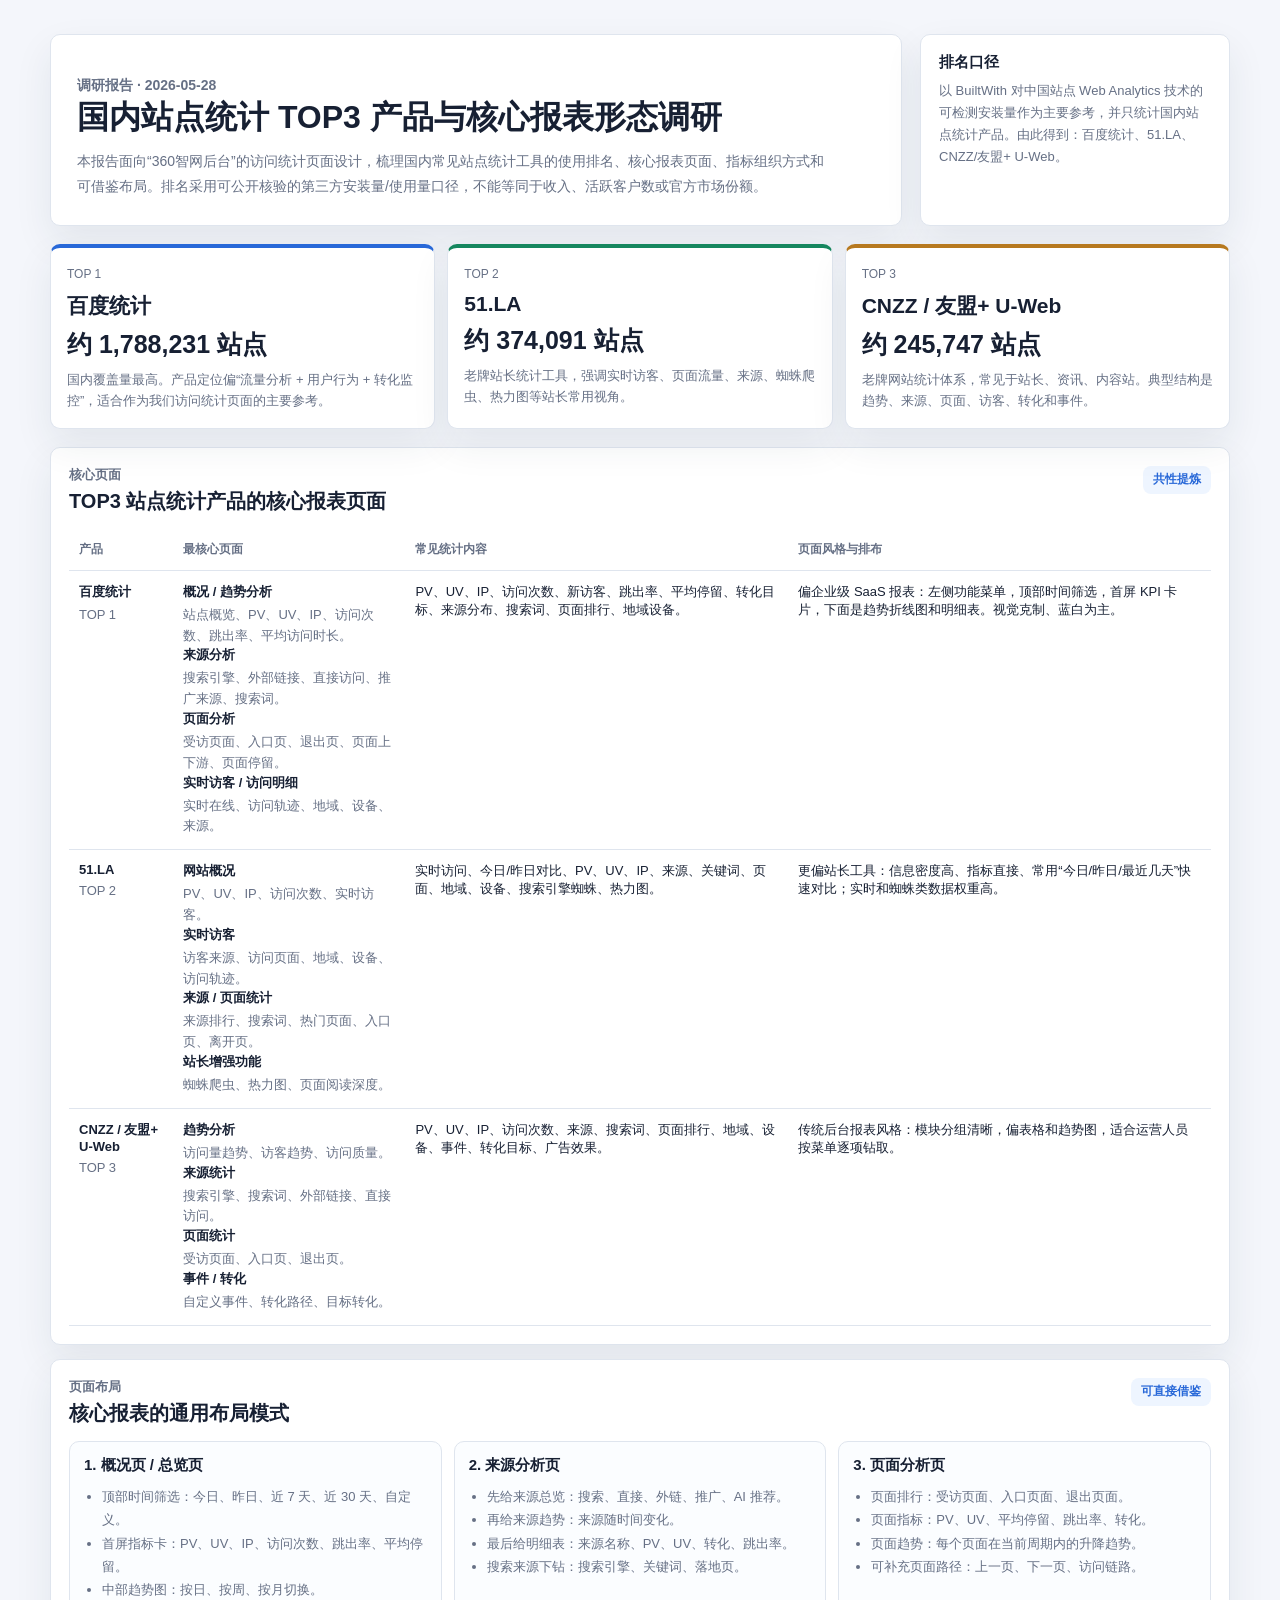
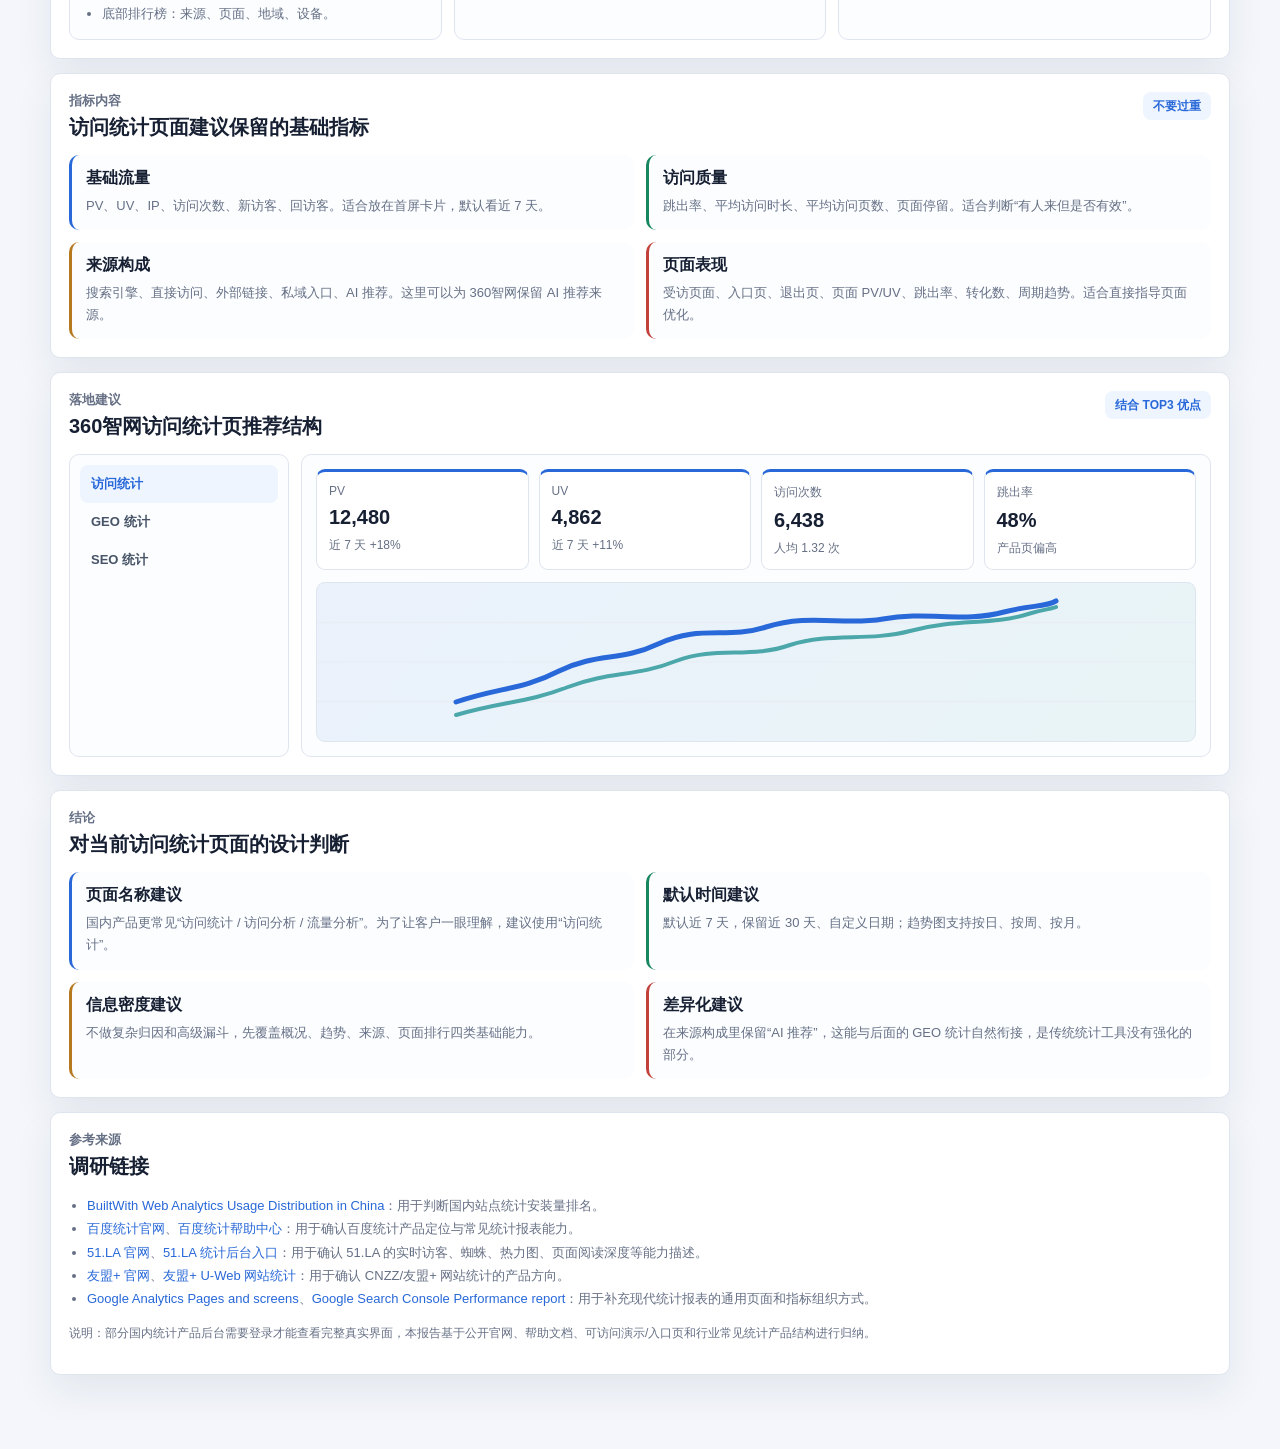
<file: reports/site-analytics-top3-report.html>
<!doctype html>
<html lang="zh-CN">
  <head>
    <meta charset="UTF-8" />
    <meta name="viewport" content="width=device-width, initial-scale=1.0" />
    <title>国内站点统计 TOP3 产品调研报告</title>
    <style>
      :root {
        --bg: #f4f6fb;
        --paper: #ffffff;
        --ink: #172033;
        --muted: #667085;
        --line: #dfe5ee;
        --blue: #2868d8;
        --green: #16875f;
        --amber: #b7791f;
        --red: #c2413b;
        --cyan: #0f8b8d;
        --shadow: 0 16px 38px rgba(31, 45, 61, .08);
      }

      * { box-sizing: border-box; }
      html, body { min-height: 100%; }
      body {
        margin: 0;
        background: var(--bg);
        color: var(--ink);
        font-family: -apple-system, BlinkMacSystemFont, "Noto Sans SC", "PingFang SC", "Microsoft YaHei", sans-serif;
      }
      a { color: var(--blue); text-decoration: none; }
      .page {
        width: min(1180px, calc(100vw - 40px));
        margin: 0 auto;
        padding: 34px 0 60px;
      }
      .hero {
        display: grid;
        grid-template-columns: minmax(0, 1fr) 310px;
        gap: 18px;
        align-items: stretch;
        margin-bottom: 18px;
      }
      .hero-main,
      .method-card,
      .panel,
      .rank-card {
        border: 1px solid var(--line);
        border-radius: 10px;
        background: var(--paper);
        box-shadow: var(--shadow);
      }
      .hero-main {
        padding: 26px;
      }
      .eyebrow {
        margin: 0 0 8px;
        color: var(--cyan);
        font-size: 12px;
        font-weight: 800;
      }
      h1 {
        margin: 0;
        font-size: 32px;
        line-height: 1.2;
      }
      .hero-main p {
        max-width: 760px;
        margin: 12px 0 0;
        color: var(--muted);
        font-size: 14px;
        line-height: 1.8;
      }
      .method-card {
        padding: 18px;
      }
      .method-card b,
      .method-card span {
        display: block;
      }
      .method-card b { font-size: 15px; }
      .method-card span {
        margin-top: 8px;
        color: var(--muted);
        font-size: 13px;
        line-height: 1.7;
      }

      .rank-grid {
        display: grid;
        grid-template-columns: repeat(3, minmax(0, 1fr));
        gap: 12px;
        margin-bottom: 18px;
      }
      .rank-card {
        position: relative;
        min-height: 160px;
        padding: 16px;
        overflow: hidden;
        border-top: 4px solid var(--blue);
      }
      .rank-card:nth-child(2) { border-top-color: var(--green); }
      .rank-card:nth-child(3) { border-top-color: var(--amber); }
      .rank-card small {
        color: var(--muted);
        font-size: 12px;
      }
      .rank-card h2 {
        margin: 10px 0 8px;
        font-size: 21px;
      }
      .rank-card strong {
        display: block;
        margin: 0 0 8px;
        font-size: 25px;
      }
      .rank-card p {
        margin: 0;
        color: var(--muted);
        font-size: 13px;
        line-height: 1.65;
      }

      .panel {
        padding: 18px;
        margin-bottom: 14px;
      }
      .panel-head {
        display: flex;
        justify-content: space-between;
        align-items: flex-start;
        gap: 14px;
        margin-bottom: 14px;
      }
      .panel-head h2 {
        margin: 4px 0 0;
        font-size: 20px;
      }
      .panel-head p {
        margin: 0;
        color: var(--muted);
        font-size: 13px;
      }
      .tag {
        display: inline-flex;
        align-items: center;
        justify-content: center;
        min-height: 28px;
        padding: 0 10px;
        border-radius: 8px;
        background: #eef5ff;
        color: var(--blue);
        font-size: 12px;
        font-weight: 800;
        white-space: nowrap;
      }
      table {
        width: 100%;
        border-collapse: collapse;
        font-size: 13px;
      }
      th {
        color: var(--muted);
        text-align: left;
        font-size: 12px;
      }
      th, td {
        padding: 12px 10px;
        border-bottom: 1px solid var(--line);
        vertical-align: top;
      }
      td b,
      td span {
        display: block;
      }
      td span {
        margin-top: 4px;
        color: var(--muted);
        line-height: 1.6;
      }
      .layout-grid {
        display: grid;
        grid-template-columns: repeat(3, minmax(0, 1fr));
        gap: 12px;
      }
      .layout-card {
        border: 1px solid var(--line);
        border-radius: 10px;
        padding: 14px;
        background: #fbfdff;
      }
      .layout-card h3 {
        margin: 0 0 10px;
        font-size: 15px;
      }
      .layout-card ul,
      .source-list {
        margin: 0;
        padding-left: 18px;
        color: var(--muted);
        font-size: 13px;
        line-height: 1.8;
      }
      .insight-grid {
        display: grid;
        grid-template-columns: repeat(2, minmax(0, 1fr));
        gap: 12px;
      }
      .insight {
        border-left: 3px solid var(--blue);
        border-radius: 10px;
        padding: 13px 14px;
        background: #fbfdff;
      }
      .insight:nth-child(2) { border-left-color: var(--green); }
      .insight:nth-child(3) { border-left-color: var(--amber); }
      .insight:nth-child(4) { border-left-color: var(--red); }
      .insight b,
      .insight span {
        display: block;
      }
      .insight span {
        margin-top: 6px;
        color: var(--muted);
        font-size: 13px;
        line-height: 1.7;
      }
      .recommendation {
        display: grid;
        grid-template-columns: 220px minmax(0, 1fr);
        gap: 12px;
      }
      .rec-nav,
      .rec-body {
        border: 1px solid var(--line);
        border-radius: 10px;
        background: #fbfdff;
      }
      .rec-nav {
        padding: 10px;
      }
      .rec-nav div {
        padding: 10px 11px;
        border-radius: 8px;
        color: #475467;
        font-weight: 800;
        font-size: 13px;
      }
      .rec-nav div:first-child {
        color: var(--blue);
        background: #eef5ff;
      }
      .rec-body {
        padding: 14px;
      }
      .rec-kpis {
        display: grid;
        grid-template-columns: repeat(4, minmax(0, 1fr));
        gap: 10px;
        margin-bottom: 12px;
      }
      .rec-kpis div {
        border: 1px solid var(--line);
        border-top: 3px solid var(--blue);
        border-radius: 9px;
        padding: 12px;
        background: white;
      }
      .rec-kpis span,
      .rec-kpis small {
        display: block;
        color: var(--muted);
        font-size: 12px;
      }
      .rec-kpis b {
        display: block;
        margin: 8px 0;
        font-size: 20px;
      }
      .rec-chart {
        min-height: 160px;
        border: 1px solid var(--line);
        border-radius: 9px;
        background:
          linear-gradient(180deg, transparent 24%, #e9eef5 25%, transparent 26%, transparent 49%, #e9eef5 50%, transparent 51%, transparent 74%, #e9eef5 75%, transparent 76%),
          linear-gradient(135deg, rgba(40,104,216,.08), rgba(15,139,141,.08));
        padding: 14px;
      }
      .rec-chart svg {
        width: 100%;
        height: 130px;
        display: block;
      }
      .sources {
        color: var(--muted);
        font-size: 12px;
        line-height: 1.8;
      }
      @media (max-width: 900px) {
        .hero,
        .rank-grid,
        .layout-grid,
        .insight-grid,
        .recommendation,
        .rec-kpis {
          grid-template-columns: 1fr;
        }
        .page { width: min(100vw - 24px, 1180px); }
        table { min-width: 860px; }
        .panel.table-wrap { overflow-x: auto; }
      }
    </style>
  </head>
  <body>
    <main class="page">
      <section class="hero">
        <article class="hero-main">
          <p class="eyebrow">调研报告 · 2026-05-28</p>
          <h1>国内站点统计 TOP3 产品与核心报表形态调研</h1>
          <p>本报告面向“360智网后台”的访问统计页面设计，梳理国内常见站点统计工具的使用排名、核心报表页面、指标组织方式和可借鉴布局。排名采用可公开核验的第三方安装量/使用量口径，不能等同于收入、活跃客户数或官方市场份额。</p>
        </article>
        <aside class="method-card">
          <b>排名口径</b>
          <span>以 BuiltWith 对中国站点 Web Analytics 技术的可检测安装量作为主要参考，并只统计国内站点统计产品。由此得到：百度统计、51.LA、CNZZ/友盟+ U-Web。</span>
        </aside>
      </section>

      <section class="rank-grid">
        <article class="rank-card">
          <small>TOP 1</small>
          <h2>百度统计</h2>
          <strong>约 1,788,231 站点</strong>
          <p>国内覆盖量最高。产品定位偏“流量分析 + 用户行为 + 转化监控”，适合作为我们访问统计页面的主要参考。</p>
        </article>
        <article class="rank-card">
          <small>TOP 2</small>
          <h2>51.LA</h2>
          <strong>约 374,091 站点</strong>
          <p>老牌站长统计工具，强调实时访客、页面流量、来源、蜘蛛爬虫、热力图等站长常用视角。</p>
        </article>
        <article class="rank-card">
          <small>TOP 3</small>
          <h2>CNZZ / 友盟+ U-Web</h2>
          <strong>约 245,747 站点</strong>
          <p>老牌网站统计体系，常见于站长、资讯、内容站。典型结构是趋势、来源、页面、访客、转化和事件。</p>
        </article>
      </section>

      <section class="panel table-wrap">
        <div class="panel-head">
          <div>
            <p class="eyebrow">核心页面</p>
            <h2>TOP3 站点统计产品的核心报表页面</h2>
          </div>
          <span class="tag">共性提炼</span>
        </div>
        <table>
          <thead>
            <tr>
              <th>产品</th>
              <th>最核心页面</th>
              <th>常见统计内容</th>
              <th>页面风格与排布</th>
            </tr>
          </thead>
          <tbody>
            <tr>
              <td><b>百度统计</b><span>TOP 1</span></td>
              <td>
                <b>概况 / 趋势分析</b><span>站点概览、PV、UV、IP、访问次数、跳出率、平均访问时长。</span>
                <b>来源分析</b><span>搜索引擎、外部链接、直接访问、推广来源、搜索词。</span>
                <b>页面分析</b><span>受访页面、入口页、退出页、页面上下游、页面停留。</span>
                <b>实时访客 / 访问明细</b><span>实时在线、访问轨迹、地域、设备、来源。</span>
              </td>
              <td>PV、UV、IP、访问次数、新访客、跳出率、平均停留、转化目标、来源分布、搜索词、页面排行、地域设备。</td>
              <td>偏企业级 SaaS 报表：左侧功能菜单，顶部时间筛选，首屏 KPI 卡片，下面是趋势折线图和明细表。视觉克制、蓝白为主。</td>
            </tr>
            <tr>
              <td><b>51.LA</b><span>TOP 2</span></td>
              <td>
                <b>网站概况</b><span>PV、UV、IP、访问次数、实时访客。</span>
                <b>实时访客</b><span>访客来源、访问页面、地域、设备、访问轨迹。</span>
                <b>来源 / 页面统计</b><span>来源排行、搜索词、热门页面、入口页、离开页。</span>
                <b>站长增强功能</b><span>蜘蛛爬虫、热力图、页面阅读深度。</span>
              </td>
              <td>实时访问、今日/昨日对比、PV、UV、IP、来源、关键词、页面、地域、设备、搜索引擎蜘蛛、热力图。</td>
              <td>更偏站长工具：信息密度高、指标直接、常用“今日/昨日/最近几天”快速对比；实时和蜘蛛类数据权重高。</td>
            </tr>
            <tr>
              <td><b>CNZZ / 友盟+ U-Web</b><span>TOP 3</span></td>
              <td>
                <b>趋势分析</b><span>访问量趋势、访客趋势、访问质量。</span>
                <b>来源统计</b><span>搜索引擎、搜索词、外部链接、直接访问。</span>
                <b>页面统计</b><span>受访页面、入口页、退出页。</span>
                <b>事件 / 转化</b><span>自定义事件、转化路径、目标转化。</span>
              </td>
              <td>PV、UV、IP、访问次数、来源、搜索词、页面排行、地域、设备、事件、转化目标、广告效果。</td>
              <td>传统后台报表风格：模块分组清晰，偏表格和趋势图，适合运营人员按菜单逐项钻取。</td>
            </tr>
          </tbody>
        </table>
      </section>

      <section class="panel">
        <div class="panel-head">
          <div>
            <p class="eyebrow">页面布局</p>
            <h2>核心报表的通用布局模式</h2>
          </div>
          <span class="tag">可直接借鉴</span>
        </div>
        <div class="layout-grid">
          <article class="layout-card">
            <h3>1. 概况页 / 总览页</h3>
            <ul>
              <li>顶部时间筛选：今日、昨日、近 7 天、近 30 天、自定义。</li>
              <li>首屏指标卡：PV、UV、IP、访问次数、跳出率、平均停留。</li>
              <li>中部趋势图：按日、按周、按月切换。</li>
              <li>底部排行榜：来源、页面、地域、设备。</li>
            </ul>
          </article>
          <article class="layout-card">
            <h3>2. 来源分析页</h3>
            <ul>
              <li>先给来源总览：搜索、直接、外链、推广、AI 推荐。</li>
              <li>再给来源趋势：来源随时间变化。</li>
              <li>最后给明细表：来源名称、PV、UV、转化、跳出率。</li>
              <li>搜索来源下钻：搜索引擎、关键词、落地页。</li>
            </ul>
          </article>
          <article class="layout-card">
            <h3>3. 页面分析页</h3>
            <ul>
              <li>页面排行：受访页面、入口页面、退出页面。</li>
              <li>页面指标：PV、UV、平均停留、跳出率、转化。</li>
              <li>页面趋势：每个页面在当前周期内的升降趋势。</li>
              <li>可补充页面路径：上一页、下一页、访问链路。</li>
            </ul>
          </article>
        </div>
      </section>

      <section class="panel">
        <div class="panel-head">
          <div>
            <p class="eyebrow">指标内容</p>
            <h2>访问统计页面建议保留的基础指标</h2>
          </div>
          <span class="tag">不要过重</span>
        </div>
        <div class="insight-grid">
          <article class="insight">
            <b>基础流量</b>
            <span>PV、UV、IP、访问次数、新访客、回访客。适合放在首屏卡片，默认看近 7 天。</span>
          </article>
          <article class="insight">
            <b>访问质量</b>
            <span>跳出率、平均访问时长、平均访问页数、页面停留。适合判断“有人来但是否有效”。</span>
          </article>
          <article class="insight">
            <b>来源构成</b>
            <span>搜索引擎、直接访问、外部链接、私域入口、AI 推荐。这里可以为 360智网保留 AI 推荐来源。</span>
          </article>
          <article class="insight">
            <b>页面表现</b>
            <span>受访页面、入口页、退出页、页面 PV/UV、跳出率、转化数、周期趋势。适合直接指导页面优化。</span>
          </article>
        </div>
      </section>

      <section class="panel">
        <div class="panel-head">
          <div>
            <p class="eyebrow">落地建议</p>
            <h2>360智网访问统计页推荐结构</h2>
          </div>
          <span class="tag">结合 TOP3 优点</span>
        </div>
        <div class="recommendation">
          <div class="rec-nav">
            <div>访问统计</div>
            <div>GEO 统计</div>
            <div>SEO 统计</div>
          </div>
          <div class="rec-body">
            <div class="rec-kpis">
              <div><span>PV</span><b>12,480</b><small>近 7 天 +18%</small></div>
              <div><span>UV</span><b>4,862</b><small>近 7 天 +11%</small></div>
              <div><span>访问次数</span><b>6,438</b><small>人均 1.32 次</small></div>
              <div><span>跳出率</span><b>48%</b><small>产品页偏高</small></div>
            </div>
            <div class="rec-chart">
              <svg viewBox="0 0 600 130" aria-label="推荐布局示意图">
                <path d="M0 105C45 90 66 93 103 74C142 55 164 65 202 47C246 27 270 43 310 30C354 16 388 29 427 22C471 14 508 26 548 15C575 8 590 10 600 4" fill="none" stroke="#2868d8" stroke-width="5" stroke-linecap="round" />
                <path d="M0 118C48 104 71 106 112 90C154 74 180 80 220 64C260 49 294 62 334 48C374 35 412 45 454 34C502 21 534 29 572 17C588 12 596 12 600 10" fill="none" stroke="#0f8b8d" stroke-width="4" stroke-linecap="round" opacity=".72" />
              </svg>
            </div>
          </div>
        </div>
      </section>

      <section class="panel">
        <div class="panel-head">
          <div>
            <p class="eyebrow">结论</p>
            <h2>对当前访问统计页面的设计判断</h2>
          </div>
        </div>
        <div class="insight-grid">
          <article class="insight">
            <b>页面名称建议</b>
            <span>国内产品更常见“访问统计 / 访问分析 / 流量分析”。为了让客户一眼理解，建议使用“访问统计”。</span>
          </article>
          <article class="insight">
            <b>默认时间建议</b>
            <span>默认近 7 天，保留近 30 天、自定义日期；趋势图支持按日、按周、按月。</span>
          </article>
          <article class="insight">
            <b>信息密度建议</b>
            <span>不做复杂归因和高级漏斗，先覆盖概况、趋势、来源、页面排行四类基础能力。</span>
          </article>
          <article class="insight">
            <b>差异化建议</b>
            <span>在来源构成里保留“AI 推荐”，这能与后面的 GEO 统计自然衔接，是传统统计工具没有强化的部分。</span>
          </article>
        </div>
      </section>

      <section class="panel">
        <div class="panel-head">
          <div>
            <p class="eyebrow">参考来源</p>
            <h2>调研链接</h2>
          </div>
        </div>
        <ul class="source-list">
          <li><a href="https://trends.builtwith.com/analytics/country/China" target="_blank">BuiltWith Web Analytics Usage Distribution in China</a>：用于判断国内站点统计安装量排名。</li>
          <li><a href="https://tongji.baidu.com/web/welcome/login" target="_blank">百度统计官网</a>、<a href="https://tongji.baidu.com/holmes/help/article/detail?articleId=396" target="_blank">百度统计帮助中心</a>：用于确认百度统计产品定位与常见统计报表能力。</li>
          <li><a href="https://www.51.la/" target="_blank">51.LA 官网</a>、<a href="https://web.51.la/" target="_blank">51.LA 统计后台入口</a>：用于确认 51.LA 的实时访客、蜘蛛、热力图、页面阅读深度等能力描述。</li>
          <li><a href="https://www.umeng.com/" target="_blank">友盟+ 官网</a>、<a href="https://www.umeng.com/page/product/website" target="_blank">友盟+ U-Web 网站统计</a>：用于确认 CNZZ/友盟+ 网站统计的产品方向。</li>
          <li><a href="https://support.google.com/analytics/answer/12926732" target="_blank">Google Analytics Pages and screens</a>、<a href="https://support.google.com/webmasters/answer/7576553" target="_blank">Google Search Console Performance report</a>：用于补充现代统计报表的通用页面和指标组织方式。</li>
        </ul>
        <p class="sources">说明：部分国内统计产品后台需要登录才能查看完整真实界面，本报告基于公开官网、帮助文档、可访问演示/入口页和行业常见统计产品结构进行归纳。</p>
      </section>
    </main>
  </body>
</html>
</file>
<file: style.css>
@import url("https://fonts.googleapis.com/css2?family=Inter:wght@300;400;500;600;700;800&family=Noto+Sans+SC:wght@300;400;500;600;700;800&display=swap");

:root {
  --bg: #f4f7fc;
  --paper: #ffffff;
  --ink: #07142f;
  --muted: #64728b;
  --subtle: #98a2b3;
  --line: #dfe7f3;
  --soft: #f5f8fd;
  --blue: #2168f3;
  --cyan: #0891b2;
  --green: #17a56b;
  --amber: #d89000;
  --red: #d92d20;
  --shadow: 0 14px 40px rgba(16, 24, 40, .06);
}

* { box-sizing: border-box; }
html { scroll-behavior: smooth; }
html, body, #app { min-height: 100%; }
body {
  margin: 0;
  background:
    linear-gradient(180deg, #fbfdff 0, var(--bg) 118px, #f6f9ff 100%);
  color: var(--ink);
  font-family: Inter, "Noto Sans SC", system-ui, sans-serif;
  -webkit-font-smoothing: antialiased;
  overflow-x: hidden;
}
button, input, textarea { font: inherit; }
button { cursor: pointer; }
.icon { width: 1em; height: 1em; fill: none; stroke: currentColor; stroke-width: 2; stroke-linecap: round; stroke-linejoin: round; }

.login-shell {
  position: relative;
  min-height: 100vh;
  display: flex;
  align-items: center;
  justify-content: center;
  padding: 44px 18px;
  background: radial-gradient(circle at 50% 0, rgba(37, 99, 235, .12), transparent 34%), var(--bg);
}
.login-card-wrap { width: min(400px, calc(100vw - 36px)); }
.brand-head { margin-bottom: 36px; text-align: center; }
.logo-box {
  display: grid;
  place-items: center;
  width: 72px;
  height: 72px;
  margin: 0 auto 20px;
  border-radius: 22px;
  background: linear-gradient(135deg, var(--blue), var(--cyan));
  box-shadow: 0 18px 34px rgba(37, 99, 235, .25);
}
.logo-box img { width: 44px; height: 44px; }
.logo-box-wide {
  width: 300px;
  height: 90px;
  border-radius: 18px;
  background: transparent;
  box-shadow: none;
}
.logo-box-wide img {
  width: 100%;
  height: 100%;
  object-fit: cover;
  object-position: center;
}
.brand-head h1 { margin: 0; font-size: 28px; }
.brand-head p { margin: 10px 0 0; color: var(--muted); font-size: 15px; }
.login-panel {
  padding: 28px;
  border: 1px solid var(--line);
  border-radius: 18px;
  background: rgba(255, 255, 255, .86);
  box-shadow: var(--shadow);
  backdrop-filter: blur(16px);
}
.form-block + .form-block { margin-top: 22px; }
.label { display: block; margin-bottom: 10px; font-size: 13px; font-weight: 700; }
.field-line {
  display: flex;
  align-items: center;
  overflow: hidden;
  height: 48px;
  border: 1px solid var(--line);
  border-radius: 12px;
  background: white;
}
.prefix {
  display: flex;
  align-items: center;
  gap: 8px;
  align-self: stretch;
  min-width: 76px;
  padding: 0 14px;
  border-right: 1px solid var(--line);
  color: var(--muted);
  background: var(--soft);
  font-size: 13px;
}
.field-line input { width: 100%; height: 100%; border: 0; outline: 0; padding: 0 14px; background: transparent; }
.code-row { display: grid; grid-template-columns: minmax(0, 1fr) 110px; gap: 10px; }
.ghost-btn, .primary-btn {
  min-height: 48px;
  border: 1px solid var(--line);
  border-radius: 12px;
  background: white;
  color: var(--blue);
  font-weight: 700;
}
.primary-btn {
  width: 100%;
  margin-top: 20px;
  border: 0;
  color: white;
  background: linear-gradient(90deg, var(--blue), var(--cyan));
}
.error { min-height: 18px; margin: 10px 0 0; color: var(--red); font-size: 12px; }

.app-header, .editor-header {
  position: sticky;
  top: 0;
  z-index: 50;
  display: flex;
  align-items: center;
  gap: 14px;
  min-height: 78px;
  padding: 0 32px;
  border-bottom: 1px solid var(--line);
  background: rgba(255, 255, 255, .84);
  box-shadow: 0 12px 34px rgba(32, 66, 128, .05);
  backdrop-filter: blur(22px);
}
.app-header {
  display: grid;
  grid-template-columns: 180px minmax(0, 1fr) auto auto;
}
.app-header .top-nav {
  justify-self: center;
}
.app-header .phone-mask {
  justify-self: end;
}
.brand-chip {
  display: inline-flex;
  align-items: center;
  gap: 10px;
  min-width: 166px;
  height: 48px;
  border: 0;
  background: transparent;
  color: var(--ink);
  font-weight: 800;
  justify-self: start;
  padding: 0;
  transform: none;
}
.brand-chip img {
  width: 210px;
  height: 55px;
  border-radius: 9px;
  object-fit: cover;
  object-position: center;
}
.app-header .logout-icon {
  justify-self: end;
}
.brand-chip .brand-mark {
  display: grid;
  place-items: center;
  width: 38px;
  height: 38px;
  border-radius: 11px;
  color: white;
  background: linear-gradient(135deg, #2bd646 0%, #12b883 58%, #048d4f 100%);
  box-shadow: inset 0 0 0 1px rgba(255,255,255,.45), 0 8px 18px rgba(18, 184, 131, .22);
}
.brand-chip .brand-mark .icon {
  width: 24px;
  height: 24px;
  stroke-width: 2.2;
}
.brand-chip strong {
  color: #07142f;
  font-size: 27px;
  line-height: 1;
  letter-spacing: 0;
}
.brand-chip strong span {
  margin-left: 2px;
  color: #11b558;
  font-size: 21px;
}
.top-nav {
  position: relative;
  display: flex;
  align-items: center;
  gap: 4px;
  flex: 0 1 auto;
  width: max-content;
  max-width: min(100%, 790px);
  min-width: 0;
  overflow: visible;
  padding: 5px;
  border: 1px solid var(--line);
  border-radius: 20px;
  background: rgba(247, 250, 255, .94);
  box-shadow: inset 0 1px 0 rgba(255,255,255,.95), 0 10px 30px rgba(44, 76, 135, .06);
}
.nav-full,
.nav-visible {
  display: flex;
  align-items: center;
  gap: 5px;
  min-width: 0;
}
.nav-full {
  position: relative;
  width: max-content;
  max-width: 100%;
  overflow: hidden;
}
.nav-motion-track {
  --nav-indicator-x: 0px;
  --nav-indicator-w: 0px;
  --nav-indicator-opacity: 0;
  position: relative;
  isolation: isolate;
}
.nav-motion-bg {
  position: absolute;
  inset: 0 auto 0 0;
  z-index: 0;
  width: var(--nav-indicator-w);
  border-radius: 18px;
  background:
    linear-gradient(180deg, rgba(255,255,255,1), rgba(248, 251, 255, .96)),
    radial-gradient(circle at 50% 0, rgba(33, 104, 243, .14), transparent 62%);
  box-shadow:
    0 14px 24px rgba(33, 104, 243, .13),
    inset 0 1px 0 rgba(255,255,255,.95);
  opacity: var(--nav-indicator-opacity);
  transform: translate3d(var(--nav-indicator-x), 0, 0);
  transition:
    transform 420ms cubic-bezier(.18, .9, .2, 1),
    width 420ms cubic-bezier(.18, .9, .2, 1),
    opacity 180ms ease;
  pointer-events: none;
}
.nav-motion-bg:after {
  content: "";
  position: absolute;
  left: 18px;
  right: 18px;
  bottom: 0;
  height: 3px;
  border-radius: 999px 999px 0 0;
  background: linear-gradient(90deg, #1d6cff, #32b4ff);
  box-shadow: 0 -5px 14px rgba(33, 104, 243, .28);
}
.nav-motion-primed .nav-motion-bg {
  transition: none;
}
.nav-compact {
  display: none;
  position: relative;
  grid-template-columns: minmax(0, 1fr) 48px;
  align-items: center;
  gap: 6px;
  width: 100%;
  min-width: 0;
}
.nav-visible {
  flex: 1;
  overflow: hidden;
}
.nav-compact .nav-visible button {
  flex: 1 1 0;
  min-width: 0;
  padding: 0 8px;
}
.nav-compact .nav-visible button span {
  overflow: hidden;
  text-overflow: ellipsis;
}
.nav-compact .nav-menu-toggle {
  flex: 0 0 48px;
}
.top-nav button {
  flex: 0 0 auto;
  position: relative;
  z-index: 1;
  display: inline-flex;
  align-items: center;
  justify-content: center;
  gap: 8px;
  min-height: 48px;
  padding: 0 23px;
  border: 0;
  border-radius: 18px;
  background: transparent;
  color: #263853;
  font-size: 15px;
  font-weight: 700;
  white-space: nowrap;
  transition:
    color 180ms ease,
    transform 180ms ease,
    text-shadow 180ms ease;
}
.top-nav button .icon {
  width: 20px;
  height: 20px;
  color: #60708a;
  transition:
    color 180ms ease,
    transform 220ms cubic-bezier(.18, .9, .2, 1);
}
.top-nav button:hover,
.top-nav button:focus-visible {
  color: #0e55df;
  transform: translateY(-1px);
  text-shadow: 0 8px 18px rgba(33, 104, 243, .18);
}
.top-nav button:hover .icon,
.top-nav button:focus-visible .icon {
  color: #2168f3;
  transform: translateY(-1px) scale(1.08);
}
.top-nav button.active {
  color: var(--blue);
  background: transparent;
  box-shadow: none;
}
.top-nav button.active .icon {
  color: var(--blue);
  transform: scale(1.05);
}
.nav-menu-toggle {
  width: 48px;
  padding: 0;
  color: #344054;
  background: white;
  box-shadow: 0 5px 14px rgba(16, 24, 40, .06);
}
.nav-menu-toggle:hover,
.nav-menu-toggle:focus-visible {
  color: var(--blue);
  transform: translateY(-1px);
  box-shadow: 0 12px 24px rgba(33, 104, 243, .14);
}
.nav-menu-toggle .icon {
  width: 18px;
  height: 18px;
  transition: transform .18s ease;
}
.top-nav.menu-open .nav-menu-toggle .icon {
  transform: rotate(180deg);
}
.nav-dropdown {
  position: absolute;
  top: calc(100% + 8px);
  right: 0;
  z-index: 80;
  display: none;
  min-width: 176px;
  padding: 7px;
  border: 1px solid var(--line);
  border-radius: 14px;
  background: white;
  box-shadow: 0 18px 42px rgba(16, 24, 40, .16);
}
.top-nav.menu-open .nav-dropdown {
  display: grid;
  gap: 4px;
}
.nav-dropdown button {
  width: 100%;
  justify-content: flex-start;
  border-radius: 10px;
  padding: 0 12px;
}
.nav-dropdown button.active {
  color: var(--blue);
  background: #eef5ff;
}
.notice-btn, .phone-mask, .logout-icon, .ghost, .primary {
  display: inline-flex;
  align-items: center;
  justify-content: center;
  min-height: 38px;
  border-radius: 10px;
  white-space: nowrap;
  font-size: 13px;
  font-weight: 700;
}
.notice-btn, .phone-mask, .ghost, .logout-icon {
  border: 1px solid var(--line);
  background: white;
  color: #475467;
}
.notice-btn { padding: 0 13px; }
.phone-mask { padding: 0 12px; color: var(--muted); }
.phone-mask {
  gap: 8px;
  min-height: 46px;
  padding: 0 18px;
  border-radius: 13px;
  color: #172a4b;
  font-size: 15px;
  box-shadow: 0 10px 24px rgba(44, 76, 135, .05);
}
.phone-mask .icon {
  width: 18px;
  height: 18px;
  color: #29435f;
}
.logout-icon {
  width: 46px;
  min-height: 46px;
  border-radius: 13px;
  box-shadow: 0 10px 24px rgba(44, 76, 135, .05);
}
.ghost { padding: 0 14px; }
.primary {
  border: 0;
  color: white;
  padding: 0 16px;
  background: linear-gradient(90deg, var(--blue), var(--cyan));
  box-shadow: 0 12px 22px rgba(37, 99, 235, .16);
}
.slim { min-height: 34px; padding: 0 13px; font-size: 13px; }
.danger { color: var(--red); }

.app-main {
  width: min(1408px, calc(100vw - 80px));
  margin: 0 auto;
  padding: 30px 0 70px;
}
.app-main-site {
  width: min(1820px, calc(100vw - 76px));
  padding-top: 34px;
}
.page-head {
  display: flex;
  align-items: flex-start;
  justify-content: space-between;
  gap: 20px;
  margin-bottom: 12px;
}
.page-head h1 { margin: 0; font-size: 30px; line-height: 1.15; }
.page-head p { margin: 9px 0 0; color: var(--muted); font-size: 14px; }
.head-actions { display: flex; align-items: center; gap: 10px; }
.done-pill {
  display: inline-flex;
  align-items: center;
  min-height: 30px;
  padding: 0 10px;
  border-radius: 999px;
  color: var(--green);
  background: #eaf8f1;
  font-size: 13px;
  font-weight: 800;
}
.doc-count, .suggestion { color: var(--muted); font-size: 13px; }
.suggestion { margin: 0 0 14px; }

.workbench-page {
  display: grid;
  gap: 16px;
  min-width: 0;
}
.workbench-hero {
  position: relative;
  display: grid;
  grid-template-columns: minmax(0, 1fr) 360px;
  gap: 22px;
  align-items: stretch;
  overflow: hidden;
  padding: 24px;
  border: 1px solid #dce5f2;
  border-radius: 16px;
  background:
    linear-gradient(90deg, rgba(255, 255, 255, .96), rgba(248, 251, 255, .94) 55%, rgba(240, 250, 247, .92)),
    repeating-linear-gradient(135deg, rgba(37, 99, 235, .05) 0 1px, transparent 1px 14px);
  box-shadow: 0 16px 44px rgba(16, 24, 40, .07);
}
.workbench-hero:before {
  content: "";
  position: absolute;
  inset: 0 auto 0 0;
  width: 6px;
  background: linear-gradient(180deg, var(--blue), var(--green), var(--amber));
}
.workbench-hero-main {
  min-width: 0;
  padding-left: 8px;
}
.workbench-eyebrow,
.workbench-panel-head span,
.workbench-site-head span {
  display: inline-flex;
  color: var(--blue);
  font-size: 12px;
  font-weight: 900;
}
.workbench-hero h1 {
  max-width: 680px;
  margin: 8px 0 10px;
  font-size: 34px;
  line-height: 1.15;
  overflow-wrap: anywhere;
  line-break: anywhere;
  word-break: break-all;
}
.workbench-mobile-break {
  display: none;
}
.workbench-hero p {
  max-width: 720px;
  margin: 0;
  color: #475467;
  font-size: 14px;
  line-height: 1.7;
}
.workbench-hero-actions {
  display: flex;
  flex-wrap: wrap;
  gap: 10px;
  margin-top: 22px;
}
.workbench-hero-actions .primary,
.workbench-hero-actions .ghost {
  gap: 8px;
}
.workbench-site-panel {
  min-width: 0;
  padding: 18px;
  border: 1px solid rgba(37, 99, 235, .16);
  border-radius: 14px;
  background: rgba(255, 255, 255, .88);
  box-shadow: 0 14px 34px rgba(16, 24, 40, .06);
}
.workbench-site-head,
.workbench-panel-head,
.workbench-module-top,
.workbench-module-bottom {
  display: flex;
  align-items: flex-start;
  justify-content: space-between;
  gap: 14px;
}
.workbench-site-head b {
  padding: 5px 10px;
  border-radius: 999px;
  color: var(--green);
  background: #e8f6ef;
  font-size: 12px;
}
.workbench-site-name {
  margin: 18px 0;
}
.workbench-site-name strong,
.workbench-site-name small {
  display: block;
}
.workbench-site-name strong {
  font-size: 18px;
  overflow-wrap: anywhere;
}
.workbench-site-name small {
  margin-top: 7px;
  color: var(--muted);
  font-size: 12px;
  line-height: 1.5;
}
.workbench-site-meters {
  display: grid;
  gap: 11px;
}
.workbench-kpi-grid {
  display: grid;
  grid-template-columns: repeat(5, minmax(0, 1fr));
  gap: 14px;
}
.workbench-kpi {
  display: flex;
  align-items: flex-end;
  justify-content: space-between;
  gap: 12px;
  min-width: 0;
  min-height: 126px;
  padding: 16px;
  border: 1px solid var(--line);
  border-top: 3px solid #cbd5e1;
  border-radius: 14px;
  background: white;
  box-shadow: var(--shadow);
}
.workbench-kpi.good { border-top-color: var(--green); }
.workbench-kpi.warn { border-top-color: var(--amber); }
.workbench-kpi span,
.workbench-kpi small {
  display: block;
  color: var(--muted);
  font-size: 12px;
}
.workbench-kpi strong {
  display: block;
  margin: 12px 0 7px;
  font-size: 30px;
  line-height: 1;
}
.workbench-main-grid,
.workbench-signal-grid {
  display: grid;
  grid-template-columns: minmax(0, 1.42fr) minmax(320px, .58fr);
  gap: 16px;
  align-items: stretch;
}
.workbench-panel-head {
  margin-bottom: 14px;
}
.workbench-panel-head h2 {
  margin: 4px 0 0;
  font-size: 20px;
}
.workbench-panel-head .ghost {
  flex: 0 0 auto;
  gap: 7px;
}
.workbench-todo-list {
  display: grid;
  gap: 10px;
}
.workbench-todo-row {
  display: grid;
  grid-template-columns: 42px minmax(0, 1fr) 92px auto;
  gap: 12px;
  align-items: center;
  min-width: 0;
  min-height: 76px;
  padding: 12px;
  border: 1px solid var(--line);
  border-radius: 12px;
  background: #fbfdff;
}
.workbench-todo-row.warn {
  border-color: rgba(216, 144, 0, .24);
  background: #fffaf0;
}
.workbench-todo-row.active {
  border-color: rgba(8, 145, 178, .22);
  background: #f1fbfd;
}
.workbench-todo-row em {
  display: grid;
  place-items: center;
  width: 34px;
  height: 34px;
  border-radius: 10px;
  color: var(--blue);
  background: #eef5ff;
  font-size: 12px;
  font-style: normal;
  font-weight: 900;
}
.workbench-todo-row b,
.workbench-todo-row span,
.workbench-todo-row small {
  display: block;
}
.workbench-todo-row b {
  font-size: 14px;
  overflow-wrap: anywhere;
}
.workbench-todo-row span {
  margin-top: 5px;
  color: var(--muted);
  font-size: 12px;
  line-height: 1.5;
}
.workbench-todo-row small {
  color: #475467;
  font-size: 12px;
  font-weight: 800;
}
.workbench-health-note {
  margin-top: 14px;
  padding: 12px;
  border: 1px solid rgba(23, 165, 107, .18);
  border-radius: 12px;
  background: #f1faf6;
}
.workbench-health-note b,
.workbench-health-note span {
  display: block;
}
.workbench-health-note b {
  font-size: 13px;
}
.workbench-health-note span {
  margin-top: 6px;
  color: #475467;
  font-size: 12px;
  line-height: 1.55;
}
.workbench-module-grid {
  display: grid;
  grid-template-columns: repeat(5, minmax(0, 1fr));
  gap: 14px;
}
.workbench-module-card {
  display: grid;
  align-content: space-between;
  min-width: 0;
  min-height: 238px;
  padding: 16px;
  border: 1px solid var(--line);
  border-radius: 14px;
  background: white;
  box-shadow: var(--shadow);
  transition: transform .18s ease, border-color .18s ease, box-shadow .18s ease;
}
.workbench-module-card:hover {
  transform: translateY(-2px);
  border-color: rgba(37, 99, 235, .28);
  box-shadow: 0 20px 46px rgba(16, 24, 40, .09);
}
.workbench-module-card.good { border-top: 3px solid var(--green); }
.workbench-module-card.warn { border-top: 3px solid var(--amber); }
.workbench-module-card.active { border-top: 3px solid var(--cyan); }
.workbench-module-top i {
  display: grid;
  place-items: center;
  width: 38px;
  height: 38px;
  border-radius: 12px;
  color: white;
  background: linear-gradient(135deg, #111827, var(--blue));
  font-style: normal;
}
.workbench-module-top span {
  display: inline-flex;
  max-width: 112px;
  min-height: 26px;
  align-items: center;
  overflow: hidden;
  padding: 0 9px;
  border-radius: 999px;
  color: #475467;
  background: var(--soft);
  text-overflow: ellipsis;
  white-space: nowrap;
  font-size: 11px;
  font-weight: 900;
}
.workbench-module-card h2 {
  margin: 18px 0 8px;
  font-size: 17px;
  line-height: 1.25;
  overflow-wrap: anywhere;
}
.workbench-module-card p {
  margin: 0 0 16px;
  color: var(--muted);
  font-size: 12px;
  line-height: 1.58;
  overflow-wrap: anywhere;
}
.workbench-module-bottom {
  align-items: center;
  margin-top: auto;
  padding-top: 12px;
  border-top: 1px solid var(--line);
}
.workbench-module-bottom strong {
  font-size: 18px;
}
.workbench-module-bottom .primary {
  gap: 6px;
  padding: 0 11px;
}
.workbench-route-steps {
  display: grid;
  grid-template-columns: repeat(5, minmax(0, 1fr));
  gap: 10px;
}
.workbench-route-steps button {
  display: grid;
  gap: 8px;
  min-width: 0;
  min-height: 116px;
  padding: 13px;
  border: 1px solid var(--line);
  border-radius: 12px;
  background: #fbfdff;
  text-align: left;
}
.workbench-route-steps button.done {
  border-color: rgba(23, 165, 107, .2);
  background: #f1faf6;
}
.workbench-route-steps button.active {
  border-color: rgba(37, 99, 235, .28);
  background: #eef5ff;
}
.workbench-route-steps b {
  color: var(--blue);
  font-size: 12px;
}
.workbench-route-steps span {
  font-weight: 900;
}
.workbench-route-steps small {
  color: var(--muted);
  line-height: 1.4;
}
.workbench-traffic-bars {
  display: grid;
  gap: 10px;
}
.workbench-traffic-bars div {
  display: grid;
  grid-template-columns: 86px minmax(0, 1fr);
  gap: 7px 10px;
  align-items: center;
  padding: 11px;
  border: 1px solid var(--line);
  border-radius: 10px;
  background: #fbfdff;
}
.workbench-traffic-bars div.warn {
  background: #fffaf0;
}
.workbench-traffic-bars b {
  font-size: 13px;
}
.workbench-traffic-bars span {
  justify-self: end;
  color: var(--muted);
  font-size: 12px;
  font-weight: 800;
}
.workbench-traffic-bars i {
  grid-column: 1 / -1;
  display: block;
  height: 8px;
  overflow: hidden;
  border-radius: 999px;
  background: #e8edf4;
}
.workbench-traffic-bars u {
  display: block;
  height: 100%;
  border-radius: inherit;
  background: linear-gradient(90deg, var(--blue), var(--cyan));
}

.workbench-lite {
  gap: 20px;
}
.home-hero {
  position: relative;
  isolation: isolate;
  display: grid;
  grid-template-columns: minmax(0, 1fr) 260px 252px;
  gap: 24px;
  align-items: center;
  min-height: 200px;
  overflow: hidden;
  padding: 26px 46px 26px 34px;
  border: 1px solid #dbe8fb;
  border-radius: 16px;
  background:
    linear-gradient(108deg, rgba(255,255,255,.98) 0%, rgba(255,255,255,.94) 42%, rgba(229,239,255,.9) 100%),
    linear-gradient(145deg, #ffffff 0%, #eef6ff 72%, #dcecff 100%);
  box-shadow: 0 18px 48px rgba(50, 91, 160, .08);
}
.home-hero:before,
.home-hero:after {
  content: "";
  position: absolute;
  inset: auto -8% -32% 28%;
  z-index: -1;
  height: 132px;
  border-radius: 100% 0 0 0;
  background: linear-gradient(90deg, rgba(212, 228, 255, .52), rgba(156, 196, 255, .44), rgba(197, 221, 255, .18));
  transform: rotate(-8deg);
}
.home-hero:after {
  inset: 16% -6% auto 44%;
  height: 116px;
  opacity: .66;
  transform: rotate(-12deg);
}
.home-hero-copy {
  min-width: 0;
}
.home-breadcrumb {
  display: inline-flex;
  align-items: center;
  gap: 8px;
  color: var(--blue);
  font-size: 14px;
  font-weight: 800;
}
.home-breadcrumb i {
  color: #8facd6;
  font-style: normal;
}
.home-hero h1 {
  margin: 15px 0 9px;
  color: #06132d;
  font-size: 30px;
  line-height: 1.18;
  letter-spacing: 0;
  overflow-wrap: anywhere;
  word-break: break-all;
  white-space: normal;
}
.home-hero h1 span {
  display: inline;
}
.home-hero p {
  margin: 0;
  color: #63718b;
  font-size: 15px;
  line-height: 1.7;
  overflow-wrap: anywhere;
}
.home-hero-meta {
  display: flex;
  flex-wrap: wrap;
  gap: 18px;
  margin-top: 24px;
}
.home-hero-meta span {
  display: inline-flex;
  align-items: center;
  gap: 9px;
  color: #415678;
  font-size: 14px;
}
.home-hero-meta span + span {
  padding-left: 20px;
  border-left: 1px solid #d8e3f3;
}
.home-hero-meta .icon {
  width: 18px;
  height: 18px;
  color: #25436d;
}
.home-edit-btn {
  justify-self: end;
  gap: 10px;
  min-height: 66px;
  min-width: 204px;
  border-radius: 12px;
  font-size: 17px;
  box-shadow: 0 18px 32px rgba(33, 104, 243, .28);
}
.home-edit-btn .icon {
  width: 22px;
  height: 22px;
}
.home-hero-art {
  position: relative;
  justify-self: center;
  width: 180px;
  height: 138px;
}
.home-doc-illus {
  position: absolute;
  left: 22px;
  top: 6px;
  width: 118px;
  height: 126px;
  border: 1px solid rgba(255,255,255,.88);
  border-radius: 12px;
  background: linear-gradient(155deg, rgba(255,255,255,.96), rgba(234, 242, 255, .96));
  box-shadow: 0 24px 42px rgba(71, 126, 211, .18);
  transform: rotate(7deg);
}
.home-doc-illus:before {
  content: "";
  position: absolute;
  inset: 18px 18px auto 18px;
  height: 10px;
  border-radius: 999px;
  background: #c5d8f7;
  box-shadow: 0 23px 0 #d7e6fb, 0 46px 0 #d7e6fb;
}
.home-doc-illus i,
.home-doc-illus span {
  position: absolute;
  left: 16px;
  width: 18px;
  height: 18px;
  border-radius: 5px;
  background: #b8cff5;
}
.home-doc-illus i { top: 42px; }
.home-doc-illus span:nth-child(2) { top: 66px; }
.home-doc-illus span:nth-child(3) { top: 90px; }
.home-doc-illus span:nth-child(4) { display: none; }
.home-hero-art b {
  position: absolute;
  right: 8px;
  bottom: 18px;
  display: grid;
  place-items: center;
  width: 48px;
  height: 48px;
  border-radius: 50%;
  color: white;
  background: linear-gradient(135deg, #39d09c, #16aa72);
  box-shadow: inset 0 0 0 3px rgba(255,255,255,.38), 0 10px 20px rgba(22, 170, 114, .34);
}
.home-hero-art b .icon {
  width: 30px;
  height: 30px;
  stroke-width: 3;
}
.workbench-lite-grid {
  display: grid;
  grid-template-columns: repeat(2, minmax(0, 1fr));
  gap: 16px 18px;
}
.workbench-lite-card {
  min-width: 0;
}
.home-card {
  position: relative;
  isolation: isolate;
  display: grid;
  grid-template-columns: minmax(0, 1fr) 218px;
  gap: 20px;
  align-items: center;
  min-height: 315px;
  overflow: hidden;
  padding: 26px 30px;
  border: 1px solid #dce6f3;
  border-radius: 16px;
  background:
    linear-gradient(135deg, rgba(255,255,255,.98) 0%, rgba(255,255,255,.96) 58%, rgba(242, 248, 255, .88) 100%);
  box-shadow: 0 16px 44px rgba(50, 91, 160, .07);
}
.home-card:after {
  content: "";
  position: absolute;
  right: -80px;
  bottom: -96px;
  z-index: -1;
  width: 390px;
  height: 190px;
  border-radius: 120px 0 0 0;
  background: linear-gradient(106deg, rgba(213, 229, 255, .44), rgba(255,255,255,0) 74%);
  transform: rotate(-8deg);
}
.home-card-copy {
  position: relative;
  z-index: 2;
  display: grid;
  align-content: start;
  gap: 14px;
  min-width: 0;
}
.lite-card-head {
  display: flex;
  align-items: center;
  gap: 14px;
  min-width: 0;
}
.lite-card-head i {
  display: grid;
  place-items: center;
  flex: 0 0 auto;
  width: 52px;
  height: 52px;
  border-radius: 12px;
  color: white;
  font-style: normal;
  box-shadow: 0 12px 24px rgba(33, 104, 243, .18);
}
.lite-card-head i .icon {
  width: 25px;
  height: 25px;
  stroke-width: 2.2;
}
.lite-card-head .tone-blue { background: linear-gradient(135deg, #6d77ff, #2168f3); }
.lite-card-head .tone-green { background: linear-gradient(135deg, #3ed2a5, #18ad75); }
.lite-card-head .tone-violet { background: linear-gradient(135deg, #7467ff, #3266f3); }
.lite-card-head h2 {
  margin: 0 0 6px;
  color: #07142f;
  font-size: 19px;
  line-height: 1.25;
}
.lite-card-head span {
  display: inline-flex;
  align-items: center;
  gap: 6px;
  color: #60718b;
  font-size: 15px;
  font-weight: 500;
}
.lite-card-head span .icon {
  width: 17px;
  height: 17px;
  color: #19ad78;
  fill: rgba(25, 173, 120, .12);
}
.home-big-number,
.home-domain-line {
  display: flex;
  flex-wrap: wrap;
  align-items: baseline;
  gap: 10px;
  min-width: 0;
}
.home-big-number strong {
  color: #06132d;
  font-size: 56px;
  line-height: .95;
  letter-spacing: 0;
}
.home-big-number b {
  color: #07142f;
  font-size: 22px;
  line-height: 1.1;
}
.home-domain-line {
  gap: 12px;
  align-items: center;
  flex-wrap: nowrap;
}
.home-domain-line strong {
  min-width: 0;
  color: #06132d;
  font-size: 27px;
  line-height: 1.2;
  white-space: nowrap;
}
.home-domain-line em {
  display: grid;
  place-items: center;
  flex: 0 0 auto;
  width: 23px;
  height: 23px;
  border-radius: 7px;
  color: white;
  background: #1ab27c;
  font-style: normal;
}
.home-domain-line em .icon {
  width: 15px;
  height: 15px;
  stroke-width: 2.6;
}
.workbench-lite-card p {
  max-width: 500px;
  margin: 0;
  color: #63718b;
  font-size: 14px;
  line-height: 1.65;
}
.lite-card-meta {
  display: flex;
  flex-wrap: wrap;
  gap: 10px 12px;
  align-items: center;
  min-width: 0;
}
.lite-card-meta span {
  display: inline-flex;
  align-items: center;
  gap: 6px;
  min-height: 36px;
  padding: 0 14px;
  border-radius: 10px;
  font-size: 14px;
  font-weight: 800;
}
.lite-card-meta span b,
.lite-card-meta span strong {
  font: inherit;
}
.lite-card-meta span strong {
  font-size: 18px;
}
.lite-card-meta .icon {
  width: 16px;
  height: 16px;
}
.pill-blue {
  color: #155df2;
  background: #eef5ff;
}
.pill-green {
  color: #07936b;
  background: #e9fbf3;
}
.pill-orange {
  color: #ea6c00;
  background: #fff3e3;
}
.progress-pill i {
  width: 20px;
  height: 20px;
  border-radius: 50%;
  border: 4px solid rgba(7, 147, 107, .24);
  border-top-color: #25b889;
}
.workbench-lite-card .ghost {
  justify-self: start;
  gap: 9px;
  min-height: 38px;
  margin-top: 2px;
  padding: 0 15px 0 17px;
  border-radius: 10px;
  color: #263853;
  box-shadow: 0 8px 18px rgba(44, 76, 135, .04);
}
.workbench-lite-card .ghost .icon {
  width: 15px;
  height: 15px;
}
.home-folder-illus,
.home-pages-illus,
.home-globe-illus {
  position: relative;
  justify-self: center;
  width: 218px;
  height: 188px;
}
.home-folder-illus:after,
.home-pages-illus:after,
.home-globe-illus:after {
  content: "";
  position: absolute;
  left: 24px;
  right: 12px;
  bottom: 7px;
  height: 24px;
  border-radius: 50%;
  background: rgba(73, 119, 210, .12);
  filter: blur(2px);
}
.home-folder-illus > span:nth-child(1) {
  position: absolute;
  left: 58px;
  bottom: 26px;
  width: 122px;
  height: 96px;
  border-radius: 16px;
  background: linear-gradient(145deg, #9ebeff, #4777ed);
  box-shadow: inset 0 0 0 1px rgba(255,255,255,.52), 0 18px 34px rgba(65, 105, 214, .28);
}
.home-folder-illus > span:nth-child(1):before {
  content: "";
  position: absolute;
  left: 18px;
  top: -21px;
  width: 72px;
  height: 30px;
  border-radius: 12px 12px 3px 3px;
  background: linear-gradient(145deg, #7aa1ff, #4b75e9);
}
.home-folder-illus > span:nth-child(2),
.home-folder-illus > span:nth-child(3) {
  position: absolute;
  bottom: 42px;
  width: 62px;
  height: 82px;
  border-radius: 9px;
  background: linear-gradient(165deg, rgba(255,255,255,.96), rgba(223, 234, 255, .92));
  box-shadow: 0 16px 28px rgba(70, 112, 204, .16);
}
.home-folder-illus > span:nth-child(2) { left: 76px; transform: rotate(-5deg); }
.home-folder-illus > span:nth-child(3) { left: 116px; transform: rotate(5deg); }
.float-doc {
  position: absolute;
  z-index: 3;
  display: grid;
  place-items: center;
  width: 32px;
  height: 32px;
  border: 1px solid rgba(115, 151, 216, .16);
  border-radius: 11px;
  color: #8fb1ef;
  background: rgba(255,255,255,.78);
  font-style: normal;
  box-shadow: 0 10px 18px rgba(84, 122, 196, .12);
}
.float-doc .icon {
  width: 17px;
  height: 17px;
}
.float-doc.one { left: 42px; top: 28px; transform: rotate(-20deg); }
.float-doc.two { left: 116px; top: 4px; transform: rotate(-14deg); }
.float-doc.three { right: 30px; top: 42px; transform: rotate(16deg); color: #76cfc7; }
.home-pages-illus .page-back,
.home-pages-illus .page-mid,
.home-pages-illus .page-front {
  position: absolute;
  border: 1px solid rgba(255,255,255,.72);
  border-radius: 12px;
  box-shadow: 0 18px 34px rgba(41, 145, 123, .13);
}
.home-pages-illus .page-back {
  right: 18px;
  bottom: 36px;
  width: 70px;
  height: 104px;
  background: linear-gradient(160deg, #d7fff3, #87dcc8);
  transform: rotate(11deg);
}
.home-pages-illus .page-mid {
  right: 48px;
  bottom: 28px;
  width: 94px;
  height: 128px;
  background: linear-gradient(160deg, #c4f4e7, #61cdbc);
}
.home-pages-illus .page-front {
  right: 78px;
  bottom: 34px;
  width: 132px;
  height: 116px;
  overflow: hidden;
  background: linear-gradient(160deg, #ffffff, #e6f6ff);
}
.home-pages-illus .page-front:before {
  content: "";
  position: absolute;
  inset: 0 0 auto;
  height: 28px;
  background: linear-gradient(90deg, #32c7a3, #7cd9c3);
}
.home-pages-illus .page-front i,
.home-pages-illus .page-front b,
.home-pages-illus .page-front em {
  position: absolute;
  border-radius: 5px;
  background: #d9e8ff;
}
.home-pages-illus .page-front i { left: 18px; top: 46px; width: 28px; height: 36px; }
.home-pages-illus .page-front b:nth-child(2) { left: 58px; top: 46px; width: 50px; height: 10px; }
.home-pages-illus .page-front b:nth-child(3) { left: 58px; top: 66px; width: 36px; height: 10px; }
.home-pages-illus .page-front em { right: 18px; bottom: 18px; width: 26px; height: 34px; }
.home-globe-illus .globe-core {
  position: absolute;
  left: 50%;
  top: 26px;
  width: 126px;
  height: 126px;
  border-radius: 50%;
  background:
    radial-gradient(circle at 28% 22%, rgba(255,255,255,.92), rgba(255,255,255,0) 34%),
    linear-gradient(145deg, #b8ccff 0%, #628af5 72%, #426bd7 100%);
  box-shadow: inset -14px -18px 36px rgba(26, 70, 178, .14), 0 24px 34px rgba(73, 119, 210, .23);
  transform: translateX(-50%);
}
.home-globe-illus .globe-core:before,
.home-globe-illus .globe-core:after {
  content: "";
  position: absolute;
  inset: 16px 26px;
  border: 2px solid rgba(226, 238, 255, .48);
  border-radius: 50%;
}
.home-globe-illus .globe-core:after {
  inset: 0;
  border-width: 0 0 2px;
  transform: rotate(12deg);
}
.home-globe-illus .globe-core i {
  position: absolute;
  border-radius: 48% 52% 44% 56%;
  background: rgba(232, 241, 255, .42);
}
.home-globe-illus .globe-core i:nth-child(1) { left: 29px; top: 30px; width: 30px; height: 23px; }
.home-globe-illus .globe-core i:nth-child(2) { right: 24px; top: 55px; width: 34px; height: 27px; }
.home-globe-illus .globe-core i:nth-child(3) { left: 52px; bottom: 26px; width: 24px; height: 18px; }
.home-globe-illus .orbit {
  position: absolute;
  left: 33px;
  top: 88px;
  width: 176px;
  height: 38px;
  border: 3px solid rgba(122, 155, 242, .58);
  border-top-color: rgba(122, 155, 242, .1);
  border-radius: 50%;
  transform: rotate(-14deg);
}
.home-globe-illus .globe-shadow {
  position: absolute;
  left: 56px;
  bottom: 5px;
  width: 130px;
  height: 24px;
  border-radius: 50%;
  background: rgba(73, 119, 210, .14);
}
.home-chart-line {
  position: absolute;
  top: 28px;
  right: 22px;
  width: 46%;
  height: 86px;
  opacity: .95;
}
.home-card-analysis {
  grid-template-columns: minmax(0, 1fr);
}
.home-chart-line svg {
  width: 100%;
  height: 100%;
  overflow: visible;
}
.home-chart-line path {
  fill: none;
  stroke: rgba(198, 214, 244, .55);
  stroke-width: 1;
}
.home-chart-line polyline {
  fill: rgba(94, 142, 244, .08);
  stroke: #a6c3ff;
  stroke-width: 2;
}
.lite-analysis-list {
  position: relative;
  z-index: 2;
  display: grid;
  gap: 0;
  margin-top: 48px;
  overflow: hidden;
  border: 1px solid #dbe5f2;
  border-radius: 10px;
  background: rgba(255,255,255,.82);
  box-shadow: 0 10px 26px rgba(44, 76, 135, .05);
}
.lite-analysis-list div {
  display: grid;
  grid-template-columns: 160px 132px minmax(0, 1fr);
  gap: 12px;
  align-items: center;
  min-height: 52px;
  padding: 0 16px;
  border-top: 1px solid #e7eef8;
}
.lite-analysis-list div:first-child {
  border-top: 0;
}
.lite-analysis-list b,
.lite-analysis-list strong,
.lite-analysis-list span {
  min-width: 0;
}
.lite-analysis-list b {
  display: inline-flex;
  align-items: center;
  gap: 9px;
  color: #263853;
  font-size: 14px;
  font-weight: 700;
}
.lite-analysis-list b .icon {
  width: 18px;
  height: 18px;
  color: #386cf4;
}
.lite-analysis-list strong {
  color: #06132d;
  font-size: 22px;
  line-height: 1;
}
.lite-analysis-list strong small {
  margin-left: 4px;
  font-size: 14px;
  font-weight: 500;
}
.lite-analysis-list span {
  display: inline-flex;
  align-items: center;
  justify-self: end;
  gap: 7px;
  color: #63718b;
  font-size: 14px;
  font-weight: 800;
  white-space: nowrap;
}
.lite-analysis-list span .icon {
  width: 16px;
  height: 16px;
}
.lite-analysis-list .rise {
  color: #08a774;
}
.lite-analysis-list .rise .icon {
  transform: rotate(-45deg);
}
.lite-analysis-list .bot-hit {
  color: #155df2;
}
.lite-analysis-list .bot-hit .icon {
  padding: 2px;
  border-radius: 8px;
  color: #155df2;
  background: #eef5ff;
}
.lite-analysis-list .warn-hit {
  color: #ee7900;
}
.lite-analysis-list .warn-hit .icon {
  padding: 2px;
  border-radius: 50%;
  color: #ee7900;
  background: #fff3e3;
}

.source-intake {
  display: grid;
  grid-template-columns: minmax(0, 1fr) minmax(0, 1fr);
  gap: 14px;
  margin: 18px 0 14px;
}
.knowledge-return-bar {
  display: flex;
  align-items: center;
  justify-content: space-between;
  gap: 18px;
  margin: 14px 0;
  padding: 14px 16px;
  border: 1px solid rgba(37, 99, 235, .24);
  border-radius: 14px;
  background: linear-gradient(135deg, #eef5ff, #f8fbff);
  box-shadow: 0 12px 28px rgba(37, 99, 235, .08);
}
.knowledge-return-bar b,
.knowledge-return-bar span {
  display: block;
}
.knowledge-return-bar b {
  color: var(--ink);
  font-size: 14px;
}
.knowledge-return-bar span {
  margin-top: 4px;
  color: var(--muted);
  font-size: 13px;
}
.source-card {
  display: grid;
  align-content: start;
  gap: 12px;
  min-width: 0;
  min-height: 146px;
  padding: 16px 18px;
  border: 1px solid var(--line);
  border-radius: 16px;
  background: white;
  box-shadow: var(--shadow);
}
.url-source {
  background:
    linear-gradient(135deg, rgba(37, 99, 235, .08), transparent 44%),
    white;
}
.doc-source {
  background:
    linear-gradient(135deg, rgba(8, 145, 178, .1), transparent 48%),
    white;
}
.source-top {
  display: flex;
  align-items: flex-start;
  justify-content: space-between;
  gap: 14px;
}
.source-head {
  display: grid;
  grid-template-columns: 36px minmax(0, 1fr);
  gap: 10px;
  align-items: start;
  min-width: 0;
}
.source-head > b {
  display: grid;
  place-items: center;
  width: 36px;
  height: 36px;
  border-radius: 11px;
  color: white;
  background: linear-gradient(135deg, #111827, var(--blue));
  font-size: 12px;
}
.source-head h2 {
  margin: 0;
  font-size: 17px;
  line-height: 1.3;
}
.source-head p {
  margin: 4px 0 0;
  color: var(--muted);
  font-size: 13px;
  line-height: 1.45;
}
.manage-link {
  flex: 0 0 auto;
  min-height: 30px;
  padding: 0 10px;
  border: 1px solid rgba(37, 99, 235, .2);
  border-radius: 999px;
  background: #eef5ff;
  color: var(--blue);
  font-size: 12px;
  font-weight: 900;
}
.compact-source-row {
  display: grid;
  grid-template-columns: minmax(0, 1fr) 150px;
  gap: 12px;
  align-items: end;
}
.source-field {
  display: grid;
  gap: 6px;
}
.source-field span {
  color: #344054;
  font-size: 13px;
  font-weight: 800;
}
.source-field input,
.source-field textarea {
  min-width: 0;
  width: 100%;
  border: 1px solid var(--line);
  border-radius: 12px;
  outline: 0;
  background: rgba(255,255,255,.82);
  color: #344054;
}
.source-field input {
  height: 40px;
  padding: 0 13px;
}
.source-field textarea {
  min-height: 78px;
  resize: vertical;
  padding: 11px 13px;
  line-height: 1.55;
}
.document-drop {
  display: grid;
  place-items: center;
  gap: 4px;
  width: 100%;
  min-height: 66px;
  border: 1px dashed rgba(37, 99, 235, .36);
  border-radius: 12px;
  background: rgba(238, 245, 255, .72);
  color: var(--muted);
  text-align: center;
}
.document-drop strong {
  color: var(--ink);
  font-size: 14px;
}
.document-drop span {
  width: min(320px, 100%);
  font-size: 12px;
  line-height: 1.55;
}
.source-cta {
  width: 100%;
  min-height: 40px;
  border-radius: 12px;
  font-size: 14px;
  box-shadow: 0 14px 26px rgba(37, 99, 235, .2);
}
.source-actions {
  display: flex;
  align-items: flex-end;
  justify-content: space-between;
  gap: 12px;
  margin-top: auto;
}
.source-actions > div {
  display: flex;
  flex-wrap: wrap;
  gap: 7px;
  min-width: 0;
}
.source-actions span {
  flex-basis: 100%;
  color: var(--muted);
  font-size: 12px;
  font-weight: 800;
}
.source-actions em {
  display: inline-flex;
  align-items: center;
  min-height: 26px;
  padding: 0 9px;
  border-radius: 999px;
  color: #475467;
  background: var(--soft);
  font-size: 12px;
  font-style: normal;
  font-weight: 800;
}
.kb-actions {
  display: flex;
  align-items: center;
  gap: 10px;
  margin-bottom: 16px;
}
.url-helper {
  gap: 10px;
  padding: 0 14px;
}
.url-helper b { color: var(--ink); }
.url-helper span { color: var(--muted); }
.url-input {
  flex: 1;
  height: 38px;
  border: 1px solid var(--line);
  border-radius: 10px;
  padding: 0 13px;
  outline: 0;
}
.kb-layout {
  display: grid;
  grid-template-columns: 248px minmax(0, 1fr);
  gap: 16px;
  align-items: start;
}
.kb-workspace {
  margin-top: 14px;
}
.workspace-head {
  display: flex;
  align-items: flex-end;
  justify-content: space-between;
  gap: 16px;
  margin-bottom: 12px;
}
.workspace-head span {
  display: block;
  color: var(--blue);
  font-size: 12px;
  font-weight: 900;
}
.workspace-head h2 {
  margin: 4px 0 5px;
  font-size: 22px;
  line-height: 1.2;
}
.workspace-head p {
  margin: 0;
  color: var(--muted);
  font-size: 13px;
}
.manage-page {
  display: grid;
  gap: 14px;
  margin-top: 18px;
}
.manage-tools {
  display: flex;
  justify-content: flex-end;
  gap: 10px;
}
.manage-table {
  overflow: hidden;
  border: 1px solid var(--line);
  border-radius: 16px;
  background: white;
  box-shadow: var(--shadow);
}
.manage-row {
  display: grid;
  grid-template-columns: minmax(260px, 1.6fr) 120px 150px 150px 82px;
  gap: 12px;
  align-items: center;
  min-height: 58px;
  padding: 12px 16px;
  border-top: 1px solid var(--line);
  color: #475467;
  font-size: 13px;
}
.manage-row:first-child { border-top: 0; }
.manage-row.head {
  min-height: 42px;
  background: #f8fbff;
  color: var(--muted);
  font-size: 12px;
  font-weight: 900;
}
.manage-row strong {
  min-width: 0;
  overflow: hidden;
  color: var(--ink);
  text-overflow: ellipsis;
  white-space: nowrap;
}
.kb-side {
  position: sticky;
  top: 88px;
  display: grid;
  gap: 9px;
}
.kb-side button {
  position: relative;
  display: grid;
  gap: 7px;
  min-height: 76px;
  padding: 15px 16px;
  border: 1px solid var(--line);
  border-radius: 14px;
  background: white;
  text-align: left;
  box-shadow: 0 8px 24px rgba(16, 24, 40, .03);
}
.kb-side button.active {
  border-color: rgba(37, 99, 235, .35);
  background: #eef5ff;
}
.kb-side span { font-weight: 800; }
.kb-side small { color: var(--muted); }
.kb-side em {
  position: absolute;
  right: 14px;
  top: 15px;
  border-radius: 999px;
  padding: 2px 8px;
  color: var(--amber);
  background: #fff7e6;
  font-size: 11px;
  font-style: normal;
}
.kb-content, .panel, .prompt-card, .site-item {
  border: 1px solid var(--line);
  border-radius: 16px;
  background: white;
  box-shadow: var(--shadow);
}
.kb-content { min-width: 0; padding: 18px; }
.content-title {
  display: flex;
  justify-content: space-between;
  gap: 16px;
  align-items: flex-start;
  margin-bottom: 12px;
}
.content-title h2, .panel h2 { margin: 0; font-size: 20px; }
.content-title p { margin: 5px 0 0; color: var(--muted); font-size: 13px; }
.extract-row {
  display: grid;
  grid-template-columns: auto minmax(0, 1fr) auto;
  gap: 12px;
  align-items: center;
  padding: 12px;
  border: 1px dashed #cbd5e1;
  border-radius: 13px;
  background: #f8fbff;
  color: var(--muted);
  font-size: 13px;
}
.doc-strip {
  display: grid;
  gap: 8px;
  margin: 12px 0 20px;
}
.doc-strip div {
  display: grid;
  grid-template-columns: minmax(0, 1fr) auto auto;
  gap: 10px;
  align-items: center;
  padding: 10px 12px;
  border: 1px solid var(--line);
  border-radius: 10px;
  background: #fcfdff;
  font-size: 12px;
}
.doc-strip span, .doc-strip p { color: var(--muted); }
.doc-strip p { margin: 4px 0 0; font-size: 12px; }
.doc-strip button { border: 0; color: var(--red); background: transparent; font-size: 12px; }
.form-section {
  margin-top: 14px;
  padding-top: 14px;
  border-top: 1px solid var(--line);
}
.form-section.base,
.form-section.custom {
  min-width: 0;
  padding: 13px;
  border: 1px solid var(--line);
  border-radius: 14px;
  background: #fcfdff;
}
.form-section.custom {
  border-color: rgba(8, 145, 178, .28);
  background: linear-gradient(180deg, #f7fdff, #ffffff);
}
.form-section h3 { margin: 0 0 14px; font-size: 16px; }
.form-section h3 small { color: var(--muted); font-weight: 500; }
.field-block-head {
  display: flex;
  align-items: flex-start;
  justify-content: space-between;
  gap: 14px;
  margin-bottom: 10px;
}
.field-block-head h3 {
  margin: 0;
}
.field-block-head p {
  margin: 3px 0 0;
  color: var(--muted);
  font-size: 12px;
  line-height: 1.45;
}
.field-block-head > span {
  flex: 0 0 auto;
  min-height: 26px;
  padding: 5px 9px;
  border-radius: 999px;
  color: var(--blue);
  background: #eef5ff;
  font-size: 12px;
  font-weight: 900;
}
.custom .field-block-head > span {
  color: var(--cyan);
  background: #e8f8fb;
}
.form-grid {
  display: grid;
  grid-template-columns: repeat(2, minmax(0, 1fr));
  gap: 11px;
}
.field { display: grid; gap: 6px; }
.field.wide { grid-column: 1 / -1; }
.field span {
  display: flex;
  align-items: center;
  justify-content: space-between;
  gap: 8px;
  color: #344054;
  font-size: 13px;
  font-weight: 700;
}
.field span em {
  flex: 0 0 auto;
  max-width: 116px;
  overflow: hidden;
  padding: 2px 7px;
  border-radius: 999px;
  color: var(--muted);
  background: var(--soft);
  text-overflow: ellipsis;
  white-space: nowrap;
  font-size: 11px;
  font-style: normal;
}
.field textarea {
  width: 100%;
  min-height: 42px;
  resize: vertical;
  border: 1px solid var(--line);
  border-radius: 11px;
  outline: 0;
  background: #fcfcfd;
  padding: 9px 11px;
  line-height: 1.5;
  color: #344054;
}
.field.wide textarea { min-height: 74px; }
.image-manager { margin-top: 14px; }
.image-title {
  display: flex;
  align-items: center;
  justify-content: space-between;
  margin-bottom: 10px;
  color: #344054;
  font-weight: 800;
}
.image-grid {
  display: grid;
  grid-template-columns: repeat(4, minmax(0, 1fr));
  gap: 12px;
}
figure {
  position: relative;
  margin: 0;
  overflow: hidden;
  border: 1px solid var(--line);
  border-radius: 12px;
  background: #fcfdff;
}
.fake-img {
  display: grid;
  place-items: center;
  height: 112px;
  color: white;
  font-weight: 800;
  background: linear-gradient(135deg, #111827, #b91c1c);
}
figcaption { padding: 10px; }
figcaption b, figcaption span { display: block; }
figcaption b { font-size: 13px; }
figcaption span { margin-top: 4px; color: var(--muted); font-size: 12px; }
figure button {
  position: absolute;
  right: 8px;
  top: 8px;
  border: 0;
  border-radius: 999px;
  color: white;
  background: rgba(16, 24, 40, .58);
  font-size: 12px;
}
.upload-tile {
  display: grid;
  place-items: center;
  width: 100%;
  min-height: 108px;
  border: 1px dashed #cbd5e1;
  border-radius: 12px;
  background: #f8fbff;
  color: var(--muted);
}
.upload-tile b { color: var(--ink); }
.form-footer {
  display: flex;
  justify-content: flex-end;
  gap: 10px;
  margin-top: 22px;
}

.edit-layout {
  display: grid;
  grid-template-columns: 286px minmax(0, 1fr);
  gap: 16px;
}
.item-list {
  display: grid;
  align-content: start;
  gap: 8px;
  max-height: 640px;
  overflow: auto;
}
.item-list button {
  display: grid;
  grid-template-columns: 30px minmax(0, 1fr);
  gap: 8px;
  align-items: center;
  border: 1px solid var(--line);
  border-radius: 11px;
  background: white;
  padding: 10px;
  text-align: left;
}
.item-list button.active {
  border-color: rgba(37, 99, 235, .35);
  background: #eef5ff;
}
.item-list em {
  grid-column: 2;
  color: var(--red);
  font-size: 11px;
  font-style: normal;
}
.item-editor {
  min-width: 0;
  padding: 18px;
  border: 1px solid var(--line);
  border-radius: 14px;
  background: #fcfdff;
}
.editing {
  display: inline-flex;
  margin-bottom: 8px;
  color: var(--blue);
  font-size: 12px;
  font-weight: 800;
}
.item-editor h3 { margin: 0; font-size: 18px; }
.item-editor > p { margin: 5px 0 16px; color: var(--muted); font-size: 13px; }

.site-workbench {
  display: grid;
  gap: 24px;
  padding-top: 0;
}
.selected { color: var(--blue); border-color: rgba(37, 99, 235, .26); background: #eef5ff; }
.site-list-head {
  display: flex;
  justify-content: space-between;
  align-items: flex-end;
  gap: 24px;
  margin-bottom: 0;
}
.site-list-head span {
  display: inline-flex;
  margin-bottom: 12px;
  color: var(--blue);
  font-size: 15px;
  font-weight: 900;
}
.site-list-head h1 {
  margin: 0;
  color: #071631;
  font-size: 32px;
  line-height: 1.15;
  font-weight: 900;
  letter-spacing: 0;
}
.site-list-head h1 small {
  color: #10203e;
  font-size: .52em;
  font-weight: 800;
}
.site-list-head p {
  max-width: 760px;
  margin: 22px 0 0;
  color: #52647e;
  font-size: 16px;
  line-height: 1.7;
}
.site-list-head .ghost {
  min-height: 58px;
  padding: 0 24px;
  border-radius: 18px;
  color: #17233e;
  background: rgba(255, 255, 255, .86);
  box-shadow: 0 14px 30px rgba(31, 55, 99, .06);
  font-size: 16px;
  font-weight: 900;
}
.site-grid {
  display: grid;
  grid-template-columns: repeat(3, minmax(0, 1fr));
  gap: 22px;
  align-items: start;
  justify-content: start;
}
.site-item {
  display: grid;
  min-width: 0;
  min-height: 282px;
  padding: 18px 20px 18px;
  border: 1px solid #dce7f8;
  border-radius: 18px;
  background: rgba(255, 255, 255, .9);
  box-shadow: 0 16px 30px rgba(45, 74, 126, .06);
  text-align: left;
  transition: transform .18s ease, border-color .18s ease, box-shadow .18s ease;
}
.site-item:hover {
  transform: translateY(-2px);
  border-color: rgba(37, 99, 235, .28);
  box-shadow: 0 20px 46px rgba(16, 24, 40, .09);
}
.site-create-card {
  position: relative;
  overflow: hidden;
  place-items: center;
  align-content: center;
  gap: 10px;
  padding: 38px 24px 24px;
  border-color: #d8e6fb;
  background: linear-gradient(180deg, rgba(255, 255, 255, .98), rgba(248, 251, 255, .96));
  text-align: center;
}
.site-create-card::before,
.site-create-card::after {
  content: "";
  position: absolute;
  pointer-events: none;
}
.site-create-card::before {
  right: -12%;
  bottom: -22%;
  left: -8%;
  height: 42%;
  border-radius: 50% 50% 0 0;
  background: linear-gradient(180deg, rgba(55, 127, 255, .08), rgba(55, 127, 255, .02));
}
.site-create-card::after {
  right: -4%;
  bottom: -30%;
  left: -16%;
  height: 44%;
  border: 1px solid rgba(76, 145, 255, .09);
  border-radius: 50%;
  background: rgba(62, 126, 255, .035);
}
.site-create-card b {
  position: relative;
  z-index: 1;
  display: grid;
  place-items: center;
  width: 62px;
  height: 62px;
  border-radius: 50%;
  color: white;
  background: linear-gradient(135deg, #2f7dff, #0758ef);
  box-shadow:
    0 10px 20px rgba(23, 91, 240, .22),
    0 0 0 10px rgba(38, 112, 255, .08);
}
.site-create-card b .icon {
  width: 31px;
  height: 31px;
}
.site-create-card h3 {
  position: relative;
  z-index: 1;
  min-width: 0;
  margin: 8px 0 0;
  color: var(--ink);
  font-size: 20px;
  line-height: 1.35;
  font-weight: 900;
}
.site-create-card p {
  position: relative;
  z-index: 1;
  max-width: 240px;
  margin: 0;
  color: #52647e;
  font-size: 13px;
  line-height: 1.5;
}
.owned-site-card {
  position: relative;
  overflow: hidden;
  grid-template-rows: auto minmax(0, 1fr) auto;
  align-content: stretch;
  background: rgba(255, 255, 255, .94);
}
.site-card-deco {
  position: absolute;
  top: -56px;
  right: -28px;
  width: 124px;
  height: 124px;
  border-radius: 50%;
  opacity: .8;
  pointer-events: none;
}
.published-card .site-card-deco {
  border: 24px solid rgba(37, 205, 125, .12);
}
.draft-card .site-card-deco {
  border: 24px solid rgba(70, 124, 255, .12);
}
.site-card-top {
  position: relative;
  z-index: 1;
  display: flex;
  align-items: center;
  justify-content: flex-start;
}
.site-card-top span {
  display: inline-flex;
  align-items: center;
  min-height: 28px;
  padding: 0 13px;
  border-radius: 999px;
  font-size: 12px;
  font-weight: 900;
}
.site-card-top span.published {
  color: var(--green);
  background: #e5f8ee;
}
.site-card-top span.draft {
  color: #2a3b55;
  background: #eef0f3;
}
.site-card-body {
  position: relative;
  z-index: 1;
  display: grid;
  grid-template-columns: 56px minmax(0, 1fr);
  gap: 16px;
  align-items: center;
  align-self: center;
  margin-top: 16px;
}
.site-card-icon {
  display: grid;
  place-items: center;
  width: 56px;
  height: 56px;
  border-radius: 50%;
}
.published-card .site-card-icon {
  color: #12bd76;
  background: #dcf7e8;
}
.draft-card .site-card-icon {
  color: #2f6cff;
  background: #e8efff;
}
.site-card-icon .icon {
  width: 26px;
  height: 26px;
  stroke-width: 2.2;
}
.owned-site-card h3 {
  min-width: 0;
  margin: 0 0 6px;
  color: #071631;
  overflow: hidden;
  font-size: 17px;
  line-height: 1.35;
  font-weight: 900;
  text-overflow: ellipsis;
  white-space: nowrap;
}
.owned-site-card p {
  display: -webkit-box;
  overflow: hidden;
  -webkit-box-orient: vertical;
  -webkit-line-clamp: 2;
  margin: 0;
  color: #52647e;
  font-size: 13px;
  line-height: 1.6;
}
.site-card-meta {
  position: relative;
  z-index: 1;
  display: grid;
  grid-template-columns: repeat(3, minmax(0, 1fr));
  gap: 0;
  align-items: end;
  margin-top: 24px;
  padding-top: 14px;
  border-top: 1px solid #dbe5f2;
  color: #52647e;
  font-size: 12px;
}
.site-card-meta div,
.site-card-meta time {
  display: grid;
  gap: 5px;
  min-width: 0;
  padding-left: 6px;
  border-left: 1px solid #dbe5f2;
}
.site-card-meta div:first-child {
  padding-left: 0;
  border-left: 0;
}
.site-card-meta b,
.site-card-meta em {
  color: #071631;
  overflow: hidden;
  text-overflow: ellipsis;
  white-space: nowrap;
  font-size: 13px;
  line-height: 1.1;
  font-weight: 900;
}
.site-card-meta small {
  color: #53647e;
  font-size: 11px;
  line-height: 1;
  font-weight: 800;
}
.site-card-meta time {
  justify-items: start;
}
.site-card-meta em {
  font-style: normal;
}
.stats-grid {
  display: grid;
  grid-template-columns: repeat(4, minmax(0, 1fr));
  gap: 14px;
  margin-bottom: 16px;
}
.stat, .panel {
  padding: 18px;
  border: 1px solid var(--line);
  border-radius: 14px;
  background: white;
  box-shadow: var(--shadow);
}
.stat span, .stat small { display: block; color: var(--muted); font-size: 12px; }
.stat strong { display: block; margin: 12px 0 8px; font-size: 32px; }
.stat.good strong { color: var(--green); }
.stat.warn strong { color: var(--amber); }
.grid-2 {
  display: grid;
  grid-template-columns: repeat(2, minmax(0, 1fr));
  gap: 16px;
}
.grid-pages {
  display: grid;
  grid-template-columns: 270px minmax(0, 1fr);
  gap: 16px;
}
.tree { display: grid; gap: 8px; }
.tree h2 { margin-bottom: 8px; }
.tree button {
  border: 1px solid var(--line);
  border-radius: 10px;
  background: white;
  padding: 10px 12px;
  text-align: left;
}
.tree button.active { color: var(--blue); background: #eef5ff; border-color: rgba(37, 99, 235, .28); }
table { width: 100%; border-collapse: collapse; font-size: 13px; }
td, th { padding: 13px 10px; border-bottom: 1px solid var(--line); text-align: left; }
.link { border: 0; color: var(--blue); background: transparent; font-weight: 800; }
.progress-row {
  display: grid;
  grid-template-columns: 150px 44px minmax(0, 1fr);
  gap: 10px;
  align-items: center;
  padding: 10px 0;
  color: var(--muted);
  font-size: 12px;
}
.bar { height: 8px; overflow: hidden; border-radius: 999px; background: #e7edf5; }
.bar i { display: block; height: 100%; background: var(--blue); }
.bar .ok { background: var(--green); }
.bar .mid { background: var(--amber); }
.bar .bad { background: var(--red); }
.domain-card, .dns-box, .company-card {
  padding: 15px;
  border-radius: 12px;
  background: #eef5ff;
  margin-top: 12px;
}
.domain-card b, .domain-card small, .domain-card span { display: block; }
.checklist { display: grid; align-content: start; gap: 12px; }

.publish-page {
  display: grid;
  gap: 18px;
}
.publish-two-column {
  grid-template-columns: minmax(0, 1fr) 368px;
  align-items: start;
}
.publish-main-column,
.publish-side-column {
  min-width: 0;
  display: grid;
  gap: 14px;
}
.publish-side-column {
  position: sticky;
  top: 86px;
}
.publish-intro-panel,
.publish-progress-panel,
.publish-current-panel,
.publish-domain-panel,
.publish-check-panel,
.publish-preview-panel {
  border: 1px solid var(--line);
  border-radius: 14px;
  background: rgba(255, 255, 255, .95);
  box-shadow: var(--shadow);
}
.publish-intro-panel {
  display: flex;
  align-items: flex-start;
  justify-content: space-between;
  gap: 20px;
  padding: 24px;
}
.publish-intro-panel span,
.publish-current-head span,
.publish-side-head span,
.publish-preview-panel > span,
.publish-progress-panel span {
  color: var(--blue);
  font-size: 12px;
  font-weight: 800;
}
.publish-intro-panel h1 {
  max-width: 720px;
  margin: 8px 0 0;
  font-size: 30px;
  line-height: 1.2;
}
.publish-intro-panel p {
  max-width: 720px;
  margin: 10px 0 0;
  color: var(--muted);
  font-size: 14px;
  line-height: 1.8;
}
.publish-action-row {
  display: flex;
  flex: 0 0 auto;
  gap: 10px;
}
.publish-action-row .icon,
.publish-side-head .icon,
.publish-preview-panel .icon {
  width: 15px;
  height: 15px;
  margin-right: 6px;
}
.publish-progress-panel {
  display: grid;
  grid-template-columns: 160px minmax(0, 1fr) 44px;
  align-items: center;
  gap: 14px;
  padding: 14px 16px;
}
.publish-progress-panel strong {
  display: block;
  margin-top: 4px;
  font-size: 15px;
}
.publish-progress-track {
  height: 9px;
  overflow: hidden;
  border-radius: 999px;
  background: #e8eef6;
}
.publish-progress-track i {
  display: block;
  height: 100%;
  border-radius: inherit;
  background: linear-gradient(90deg, var(--green), var(--blue));
}
.publish-progress-panel > b {
  color: var(--blue);
  font-size: 13px;
  text-align: right;
}
.publish-step-grid {
  display: grid;
  grid-template-columns: repeat(3, minmax(0, 1fr));
  gap: 10px;
}
.publish-step-card {
  position: relative;
  min-height: 104px;
  padding: 14px;
  border: 1px solid var(--line);
  border-radius: 12px;
  background: rgba(255, 255, 255, .86);
  text-align: left;
  box-shadow: 0 10px 25px rgba(16, 24, 40, .04);
}
.publish-step-card:hover,
.publish-step-card.active {
  border-color: rgba(37, 99, 235, .36);
  background: #f8fbff;
}
.publish-step-card.active {
  box-shadow: inset 0 0 0 2px rgba(37, 99, 235, .08), 0 12px 28px rgba(37, 99, 235, .10);
}
.publish-step-card span,
.publish-step-card strong,
.publish-step-card small,
.publish-step-card em {
  display: block;
}
.publish-step-card span {
  color: var(--subtle);
  font-size: 12px;
  font-weight: 800;
}
.publish-step-card strong {
  margin-top: 8px;
  color: var(--ink);
  font-size: 15px;
}
.publish-step-card small {
  margin-top: 4px;
  color: var(--muted);
  font-size: 12px;
}
.publish-step-card em {
  position: absolute;
  right: 12px;
  bottom: 12px;
  padding: 4px 8px;
  border-radius: 999px;
  background: #fff4df;
  color: var(--amber);
  font-size: 11px;
  font-style: normal;
  font-weight: 800;
}
.publish-step-card.done em {
  background: #eaf8f1;
  color: var(--green);
}
.publish-step-card.active em {
  background: #eef4ff;
  color: var(--blue);
}
.publish-current-panel {
  padding: 22px;
}
.publish-current-head,
.publish-block-title,
.publish-side-head {
  display: flex;
  align-items: flex-start;
  justify-content: space-between;
  gap: 14px;
}
.publish-current-head h2,
.publish-side-head h2,
.publish-preview-panel h2 {
  margin: 6px 0 0;
  font-size: 22px;
  line-height: 1.2;
}
.publish-current-head > b,
.publish-side-head > b {
  flex: 0 0 auto;
  padding: 8px 10px;
  border: 1px solid #d7eadf;
  border-radius: 10px;
  background: #f0fbf6;
  color: var(--green);
  font-size: 12px;
}
.publish-current-panel > p {
  max-width: 820px;
  margin: 12px 0 18px;
  color: var(--muted);
  font-size: 13px;
  line-height: 1.75;
}
.publish-work-grid {
  display: grid;
  grid-template-columns: minmax(0, 1fr) 260px;
  gap: 16px;
}
.publish-task-block,
.publish-field-block {
  min-width: 0;
}
.publish-block-title {
  align-items: center;
  padding-bottom: 10px;
  border-bottom: 1px solid var(--line);
}
.publish-block-title h3 {
  margin: 0;
  font-size: 15px;
}
.publish-block-title small {
  color: var(--muted);
  font-size: 12px;
  font-weight: 700;
}
.publish-task-row {
  display: grid;
  grid-template-columns: 22px minmax(0, 1fr);
  gap: 9px;
  padding: 12px 0;
  border-bottom: 1px solid #edf1f6;
  color: #344054;
  font-size: 13px;
  line-height: 1.55;
}
.publish-task-row:last-child {
  border-bottom: 0;
}
.publish-task-row i {
  display: grid;
  place-items: center;
  width: 20px;
  height: 20px;
  border-radius: 7px;
  background: #eaf8f1;
  color: var(--green);
  font-size: 12px;
  font-style: normal;
  font-weight: 900;
}
.publish-field-block > div {
  display: flex;
  flex-wrap: wrap;
  gap: 8px;
  padding-top: 12px;
}
.publish-field-block span {
  display: inline-flex;
  align-items: center;
  min-height: 30px;
  padding: 0 10px;
  border: 1px solid var(--line);
  border-radius: 999px;
  background: #fbfcff;
  color: #475467;
  font-size: 12px;
  font-weight: 700;
}
.publish-domain-panel,
.publish-check-panel,
.publish-preview-panel {
  padding: 18px;
}
.publish-side-head h2 {
  font-size: 18px;
}
.publish-side-head button {
  flex: 0 0 auto;
}
.publish-domain-list {
  display: grid;
  gap: 10px;
  margin-top: 16px;
}
.publish-domain-list div {
  padding: 13px;
  border: 1px solid var(--line);
  border-radius: 11px;
  background: #fbfcff;
}
.publish-domain-list span,
.publish-domain-list strong,
.publish-domain-list small,
.publish-dns-box span,
.publish-dns-box code {
  display: block;
}
.publish-domain-list span,
.publish-dns-box span {
  color: var(--muted);
  font-size: 12px;
  font-weight: 700;
}
.publish-domain-list strong {
  margin-top: 5px;
  color: var(--ink);
  font-size: 14px;
}
.publish-domain-list small {
  margin-top: 5px;
  color: var(--muted);
  font-size: 12px;
  line-height: 1.5;
}
.publish-dns-box {
  margin-top: 12px;
  padding: 13px;
  border: 1px solid #d6e3f5;
  border-radius: 11px;
  background: #f7faff;
}
.publish-dns-box code {
  margin-top: 8px;
  color: #28506f;
  font-family: ui-monospace, SFMono-Regular, Menlo, monospace;
  font-size: 12px;
  white-space: normal;
  word-break: break-word;
}
.publish-check-list {
  display: grid;
  gap: 9px;
  margin-top: 16px;
}
.publish-check-row {
  display: grid;
  grid-template-columns: 28px minmax(0, 1fr) auto;
  align-items: center;
  gap: 10px;
  padding: 12px;
  border: 1px solid var(--line);
  border-radius: 12px;
  background: #fbfcff;
}
.publish-check-row i {
  display: grid;
  place-items: center;
  width: 28px;
  height: 28px;
  border-radius: 9px;
  background: #fff4df;
  color: var(--amber);
  font-style: normal;
  font-weight: 900;
}
.publish-check-row.pass i {
  background: #eaf8f1;
  color: var(--green);
}
.publish-check-row.error i {
  background: #fff0ed;
  color: var(--red);
}
.publish-check-row b,
.publish-check-row small {
  display: block;
}
.publish-check-row b {
  color: var(--ink);
  font-size: 13px;
}
.publish-check-row small {
  margin-top: 4px;
  color: var(--muted);
  font-size: 11px;
  line-height: 1.45;
}
.publish-check-row em {
  min-width: 50px;
  padding: 4px 7px;
  border-radius: 999px;
  background: white;
  color: var(--amber);
  font-size: 11px;
  font-style: normal;
  font-weight: 800;
  text-align: center;
}
.publish-check-row.pass em { color: var(--green); }
.publish-check-row.error em { color: var(--red); }
.publish-preview-panel {
  color: white;
  background: #111827;
}
.publish-preview-panel > span {
  color: #93c5fd;
}
.publish-preview-panel h2 {
  color: white;
}
.publish-preview-panel p {
  margin: 10px 0 16px;
  color: #cbd5e1;
  font-size: 12px;
  line-height: 1.7;
}
.chart {
  display: flex;
  align-items: end;
  gap: 12px;
  height: 290px;
  padding: 16px;
  border: 1px solid var(--line);
  border-radius: 12px;
  background: #f8fbff;
}
.chart i {
  flex: 1;
  border-radius: 8px 8px 0 0;
  background: linear-gradient(180deg, var(--cyan), var(--blue));
}
.company-card { color: white; background: linear-gradient(135deg, #111827, var(--blue)); }

.modal {
  position: fixed;
  inset: 0;
  z-index: 100;
  display: none;
  align-items: center;
  justify-content: center;
  padding: 24px;
  background: rgba(16, 24, 40, .42);
  backdrop-filter: blur(6px);
}
.modal.open { display: flex; }
.modal-panel {
  width: min(900px, 100%);
  max-height: 88vh;
  overflow: auto;
  border-radius: 18px;
  background: white;
  box-shadow: 0 25px 70px rgba(16, 24, 40, .2);
}
.modal-head {
  display: flex;
  justify-content: space-between;
  gap: 16px;
  padding: 22px 24px 0;
}
.modal-head h2, .modal-head h3 { margin: 0; }
.modal-head p { margin: 6px 0 0; color: var(--muted); }
.icon-btn {
  width: 36px;
  height: 36px;
  border: 1px solid var(--line);
  border-radius: 10px;
  background: white;
}
.captcha-panel { width: min(390px, 100%); padding: 24px; }
.captcha-img {
  display: grid;
  place-items: center;
  height: 64px;
  margin: 12px 0;
  border-radius: 12px;
  background: repeating-linear-gradient(-18deg, #eef7ff, #eef7ff 8px, #fff 8px, #fff 16px);
  color: var(--blue);
  font: 800 26px ui-monospace, SFMono-Regular, monospace;
  letter-spacing: 5px;
}

.editor-header {
  justify-content: space-between;
}
.editor-header > strong { flex: 1; }
.editor-header > div { display: flex; align-items: center; gap: 10px; }
.back-btn {
  width: 38px;
  height: 38px;
  border: 1px solid var(--line);
  border-radius: 10px;
  background: white;
  transform: rotate(180deg);
}
.editor-main {
  display: grid;
  grid-template-columns: 420px minmax(0, 1fr);
  min-height: calc(100vh - 68px);
}
.assistant-pane {
  display: flex;
  flex-direction: column;
  min-height: calc(100vh - 68px);
  border-right: 1px solid var(--line);
  background: white;
  padding: 20px;
}
.assistant-pane h2 { margin: 0; }
.assistant-pane > p { margin: 6px 0 16px; color: var(--muted); font-size: 13px; }
.chat-list {
  flex: 1;
  overflow: auto;
  display: grid;
  align-content: start;
  gap: 12px;
  padding-right: 4px;
}
.chat {
  display: flex;
  gap: 10px;
  max-width: 100%;
  color: #344054;
  font-size: 13px;
  line-height: 1.65;
}
.chat.user span {
  margin-left: auto;
  color: white;
  background: var(--blue);
}
.chat span {
  display: block;
  padding: 11px 13px;
  border-radius: 14px;
  background: var(--soft);
}
.chat img { width: 28px; height: 28px; border-radius: 8px; background: var(--blue); }
.quick-actions {
  display: flex;
  gap: 8px;
  flex-wrap: wrap;
  margin: 16px 0 12px;
}
.quick-actions button {
  min-height: 32px;
  border: 1px solid var(--line);
  border-radius: 999px;
  background: white;
  padding: 0 12px;
  color: #475467;
  font-size: 12px;
  font-weight: 800;
}
.quick-actions .pressed { color: var(--blue); background: #eef5ff; border-color: rgba(37, 99, 235, .25); }
.composer {
  display: grid;
  grid-template-columns: auto minmax(0, 1fr) auto;
  gap: 8px;
}
.composer button {
  border: 1px solid var(--line);
  border-radius: 10px;
  background: white;
  padding: 0 10px;
}
.composer textarea {
  min-height: 44px;
  max-height: 100px;
  resize: vertical;
  border: 1px solid var(--line);
  border-radius: 10px;
  padding: 10px;
  outline: 0;
}
.generation-assistant {
  gap: 16px;
  background:
    linear-gradient(180deg, #ffffff, #fbfcff 42%, #f7fbff);
}
.generation-head span,
.preview-stage-head span,
.geo-rewrite-strip span {
  display: inline-flex;
  color: var(--blue);
  font-size: 12px;
  font-weight: 900;
}
.generation-head h2 {
  margin: 5px 0 6px;
  font-size: 22px;
}
.generation-head p {
  margin: 0;
  color: var(--muted);
  font-size: 13px;
  line-height: 1.55;
}
.generation-steps {
  display: grid;
  gap: 10px;
  overflow: auto;
  padding-right: 4px;
}
.generation-step {
  position: relative;
  display: grid;
  gap: 0;
  padding: 12px;
  border: 1px solid var(--line);
  border-radius: 14px;
  background: white;
  box-shadow: 0 8px 20px rgba(16, 24, 40, .035);
  transition: opacity .18s ease, border-color .18s ease, box-shadow .18s ease;
}
.generation-step.active {
  border-color: rgba(37, 99, 235, .38);
  background: linear-gradient(180deg, #ffffff, #f4f8ff);
  box-shadow: 0 18px 36px rgba(37, 99, 235, .1);
}
.generation-step.done {
  border-color: rgba(23, 165, 107, .22);
}
.generation-step.waiting {
  opacity: .7;
}
.generation-step-main {
  display: grid;
  grid-template-columns: 34px minmax(0, 1fr) auto;
  gap: 10px;
  align-items: center;
  width: 100%;
  border: 0;
  background: transparent;
  padding: 0;
  text-align: left;
}
.generation-step-main:disabled {
  cursor: default;
}
.generation-step-main b {
  display: grid;
  place-items: center;
  width: 34px;
  height: 34px;
  border-radius: 11px;
  color: white;
  background: #111827;
  font-size: 13px;
}
.generation-step.active .generation-step-main b {
  background: linear-gradient(135deg, var(--blue), var(--cyan));
  animation: pulseDot 1.4s ease-in-out infinite;
}
.generation-step.done .generation-step-main b {
  background: var(--green);
}
.generation-step-main strong,
.generation-step-main small {
  display: block;
}
.generation-step-main strong {
  color: var(--ink);
  font-size: 15px;
}
.generation-step-main small {
  margin-top: 3px;
  color: var(--muted);
  font-size: 12px;
}
.generation-step-main em {
  display: inline-flex;
  align-items: center;
  min-height: 25px;
  padding: 0 9px;
  border-radius: 999px;
  color: #667085;
  background: #f2f4f7;
  font-size: 11px;
  font-style: normal;
  font-weight: 900;
}
.generation-step.active .generation-step-main em {
  color: var(--blue);
  background: #eaf1ff;
}
.generation-step.done .generation-step-main em {
  color: var(--green);
  background: #e8f7ef;
}
.generation-step-body {
  display: grid;
  gap: 10px;
  padding-top: 11px;
}
.generation-step-body > p {
  margin: 0;
  color: #475467;
  font-size: 12px;
  line-height: 1.55;
}
.generation-log {
  display: grid;
  gap: 8px;
}
.generation-current-log,
.generation-log-item {
  position: relative;
  display: grid;
  grid-template-columns: 18px minmax(0, 1fr) 24px;
  gap: 9px;
  align-items: center;
  color: #344054;
  font-size: 12px;
  line-height: 1.45;
}
.generation-current-log {
  min-height: 40px;
  padding: 9px 10px;
  border: 1px solid rgba(37, 99, 235, .24);
  border-radius: 11px;
  background: #f7faff;
  color: var(--ink);
}
.generation-log-item {
  display: none;
  max-height: 0;
  overflow: hidden;
  opacity: 0;
  transition: opacity .18s ease, max-height .2s ease, padding .18s ease;
}
.generation-log-item.history-visible {
  display: grid;
  max-height: 76px;
  padding: 8px 10px;
  border: 1px solid rgba(37, 99, 235, .12);
  border-radius: 11px;
  background: rgba(255, 255, 255, .78);
  opacity: 1;
}
.generation-log-history {
  display: none;
  overflow: hidden;
  border: 1px solid rgba(148, 163, 184, .16);
  border-radius: 11px;
  background: rgba(255,255,255,.56);
}
.generation-log-history.has-items {
  display: block;
}
.generation-log-history summary {
  display: flex;
  align-items: center;
  justify-content: space-between;
  gap: 8px;
  min-height: 34px;
  padding: 0 10px;
  color: #667085;
  cursor: pointer;
  list-style: none;
}
.generation-log-history summary::-webkit-details-marker {
  display: none;
}
.generation-log-history summary b {
  color: #475467;
  font-size: 12px;
}
.generation-log-history summary span {
  color: var(--blue);
  font-size: 11px;
  font-weight: 800;
}
.generation-history-list {
  display: grid;
  gap: 6px;
  padding: 0 8px 8px;
}
.generation-log-item.processing {
  border-color: rgba(37, 99, 235, .24);
  background: #f7faff;
  color: var(--ink);
}
.generation-log-item.done {
  border-color: rgba(23, 165, 107, .18);
  background: #f7fffb;
}
.generation-current-log i,
.generation-log-item i {
  display: grid;
  place-items: center;
  width: 18px;
  height: 18px;
  border-radius: 50%;
  background: #dbe6f5;
}
.generation-current-log.processing i,
.generation-log-item.processing i {
  border: 2px solid rgba(37, 99, 235, .22);
  border-top-color: var(--blue);
  background: transparent;
  animation: logSpin .8s linear infinite;
}
.generation-current-log.done i,
.generation-log-item.done i {
  background: var(--green);
}
.generation-current-log.done i:before,
.generation-log-item.done i:before {
  content: "✓";
  color: white;
  font-size: 11px;
  font-weight: 900;
}
.generation-current-log span,
.generation-log-item span {
  color: #344054;
  min-width: 0;
}
.generation-current-log.processing em,
.generation-log-item.processing em {
  justify-self: end;
  position: relative;
  width: 22px;
  height: 10px;
}
.generation-current-log.processing em:before,
.generation-current-log.processing em:after,
.generation-log-item.processing em:before,
.generation-log-item.processing em:after {
  content: "";
  position: absolute;
  top: 2px;
  width: 6px;
  height: 6px;
  border-radius: 50%;
  background: var(--cyan);
  animation: thinkingDot .9s ease-in-out infinite;
}
.generation-current-log.processing em:before,
.generation-log-item.processing em:before {
  left: 3px;
}
.generation-current-log.processing em:after,
.generation-log-item.processing em:after {
  right: 3px;
  animation-delay: .18s;
}
.generation-current-log.done em,
.generation-log-item.done em {
  justify-self: end;
  display: grid;
  place-items: center;
  width: 20px;
  height: 20px;
  border-radius: 999px;
  color: var(--green);
  background: #e8f7ef;
  font-size: 12px;
  font-style: normal;
  font-weight: 900;
}
.generation-current-log.done em:before,
.generation-log-item.done em:before {
  content: "✓";
}
.generation-wait {
  display: grid;
  grid-template-columns: 44px minmax(0, 1fr);
  gap: 9px;
  align-items: center;
  padding: 8px;
  border-radius: 12px;
  background: #eef5ff;
  color: var(--blue);
  font-size: 12px;
  font-weight: 800;
}
.generation-wait i {
  display: block;
  height: 8px;
  overflow: hidden;
  border-radius: 999px;
  background: rgba(37, 99, 235, .18);
}
.generation-wait i:after {
  content: "";
  display: block;
  width: 100%;
  height: 100%;
  border-radius: inherit;
  background: linear-gradient(90deg, var(--blue), var(--cyan));
  transform-origin: left;
  animation: waitFill 5s linear infinite;
}
.generation-step:nth-child(2).active .generation-wait i:after {
  animation-duration: 15s;
}
.generation-choice,
.style-choice-row {
  display: flex;
  flex-wrap: wrap;
  gap: 8px;
}
.countdown-action {
  position: relative;
  isolation: isolate;
  display: inline-grid;
  grid-template-columns: minmax(0, 1fr) auto;
  align-items: center;
  gap: 12px;
  min-height: 36px;
  overflow: hidden;
  border: 1px solid rgba(37, 99, 235, .2);
  border-radius: 11px;
  background: white;
  color: var(--blue);
  padding: 0 10px 0 12px;
  font-size: 12px;
  font-weight: 900;
}
.countdown-action:before {
  content: "";
  position: absolute;
  inset: 0;
  z-index: -1;
  background: rgba(102, 112, 133, .13);
  transform: scaleX(var(--progress, 1));
  transform-origin: left center;
  animation: countdownDrain var(--duration, 15s) linear forwards;
}
.countdown-action b {
  display: grid;
  place-items: center;
  min-width: 34px;
  height: 24px;
  border-radius: 999px;
  color: #344054;
  background: rgba(255, 255, 255, .78);
  font-size: 11px;
}
.countdown-action.wide {
  width: 100%;
}
.countdown-action:disabled {
  color: #475467;
  border-color: var(--line);
  cursor: default;
}
.countdown-action:disabled:before {
  background: rgba(102, 112, 133, .12);
}
.style-choice-row {
  display: grid;
  grid-template-columns: repeat(3, minmax(0, 1fr));
  align-items: stretch;
}
.style-choice-card {
  position: relative;
  display: grid;
  gap: 7px;
  min-width: 0;
  min-height: 118px;
  padding: 8px;
  border: 1px solid var(--line);
  border-radius: 12px;
  background: white;
  transition: border-color .18s ease, box-shadow .18s ease, transform .18s ease;
}
.style-choice-card:hover {
  transform: translateY(-1px);
  border-color: rgba(37, 99, 235, .3);
}
.style-choice-card.active {
  border-color: rgba(37, 99, 235, .45);
  background: #eef5ff;
  box-shadow: 0 12px 26px rgba(37, 99, 235, .1);
}
.style-select-button {
  display: grid;
  gap: 3px;
  width: 100%;
  border: 0;
  background: transparent;
  padding: 0;
  text-align: left;
}
.style-select-button b {
  color: var(--ink);
  font-size: 12px;
}
.style-select-button span,
.style-select-button small {
  color: var(--muted);
  font-size: 11px;
}
.style-select-button small {
  line-height: 1.35;
}
.style-adopt {
  align-self: end;
  justify-self: stretch;
  min-height: 30px;
  border: 1px solid rgba(37, 99, 235, .18);
  border-radius: 9px;
  background: #f7faff;
  color: var(--blue);
  font-size: 12px;
  font-weight: 900;
  opacity: 0;
  transform: translateY(4px);
  transition: opacity .18s ease, transform .18s ease;
}
.style-choice-card:hover .style-adopt,
.style-choice-card.active .style-adopt {
  opacity: 1;
  transform: translateY(0);
}
.style-adopt.countdown-action {
  min-height: 30px;
  padding: 0 8px;
}
.generation-complete {
  padding: 10px 12px;
  border-radius: 11px;
  color: var(--green);
  background: #e8f7ef;
  font-size: 12px;
  font-weight: 900;
}
.preview-pane {
  min-width: 0;
  overflow: auto;
  padding: 24px;
  background: #e9eef5;
}
.generation-preview {
  width: 1180px;
  min-height: 900px;
  margin: 0 auto;
  overflow: hidden;
  border-radius: 2px;
  background: #f7faff;
  box-shadow: 0 18px 50px rgba(16, 24, 40, .18);
}
.preview-stage-head {
  padding: 42px 52px 20px;
}
.preview-stage-head.compact {
  padding-bottom: 12px;
}
.preview-stage-head h1 {
  max-width: 780px;
  margin: 8px 0 8px;
  color: #101828;
  font-size: 34px;
  line-height: 1.18;
}
.preview-stage-head p {
  max-width: 700px;
  margin: 0;
  color: var(--muted);
  line-height: 1.65;
}
.kb-build-preview {
  background:
    linear-gradient(180deg, #ffffff 0, #f4f8ff 100%);
}
.kb-build-preview .preview-stage-head {
  padding-bottom: 16px;
}
.kb-field-board {
  display: grid;
  grid-template-columns: repeat(4, minmax(0, 1fr));
  gap: 14px;
  padding: 0 52px 32px;
}
.kb-field-token {
  display: grid;
  gap: 8px;
  min-height: 126px;
  padding: 16px;
  border: 1px solid rgba(37, 99, 235, .16);
  border-radius: 14px;
  background: white;
  box-shadow: 0 14px 30px rgba(16, 24, 40, .055);
  animation: fieldEnter .78s cubic-bezier(.2, .8, .2, 1) both;
  animation-delay: var(--delay);
}
.kb-build-preview.ready .kb-field-token {
  animation: none;
}
.kb-field-token small {
  color: var(--cyan);
  font-size: 11px;
  font-weight: 900;
}
.kb-field-token b {
  color: #101828;
  font-size: 16px;
}
.kb-field-token span {
  color: #475467;
  font-size: 13px;
  line-height: 1.45;
}
.kb-loading-rail {
  display: grid;
  gap: 12px;
  margin: 0 52px 24px;
  padding: 18px;
  border: 1px dashed rgba(37, 99, 235, .3);
  border-radius: 16px;
  background: rgba(238, 245, 255, .7);
}
.kb-loading-rail b {
  display: block;
  height: 10px;
  overflow: hidden;
  border-radius: 999px;
  background: rgba(37, 99, 235, .12);
}
.kb-loading-rail b:after {
  content: "";
  display: block;
  width: 100%;
  height: 100%;
  border-radius: inherit;
  background: linear-gradient(90deg, var(--blue), var(--green));
  transform: scaleX(0);
  transform-origin: left center;
  animation: kbRailFill var(--kb-duration, 15s) linear forwards;
}
.kb-build-preview.ready .kb-loading-rail b:after {
  animation: none;
  transform: scaleX(1);
}
.kb-loading-rail span {
  color: #344054;
  font-size: 13px;
  font-weight: 800;
}
.structure-build-preview {
  background: #f9fbff;
}
.structure-build-preview.structure-stage {
  height: 900px;
  background: #f7f8fb;
}
.wireframe-scroll {
  height: 100%;
  overflow-y: auto;
  padding: 34px 52px 48px;
  scrollbar-color: #c9d3e1 transparent;
}
.structure-build-preview.style-stage .wireframe-canvas {
  opacity: .38;
  transform: scale(.985);
  transform-origin: top center;
}
.wireframe-canvas {
  display: grid;
  gap: 10px;
  margin: 10px 52px 12px;
  padding: 18px;
  border: 1px solid #d9e2ef;
  border-radius: 18px;
  background: #ffffff;
}
.wireframe-canvas.full-wireframe {
  gap: 16px;
  min-height: 1280px;
  margin: 0;
  padding: 22px;
}
.wire-nav,
.wire-hero,
.wire-grid,
.wire-band,
.wire-split,
.wire-columns,
.wire-faq,
.wire-cta,
.wire-footer {
  border: 1px solid #d6dde8;
  border-radius: 13px;
  background: #fbfdff;
}
.wire-nav {
  display: flex;
  align-items: center;
  gap: 12px;
  min-height: 38px;
  padding: 0 14px;
}
.wire-nav i,
.wire-nav span,
.wire-hero b,
.wire-hero strong,
.wire-hero p,
.wire-hero button,
.wire-hero aside,
.wire-grid span,
.wire-band b,
.wire-band span,
.wire-split aside,
.wire-split b,
.wire-split p,
.wire-columns b,
.wire-columns p,
.wire-faq b,
.wire-faq span,
.wire-cta b,
.wire-cta span,
.wire-cta button,
.wire-footer span {
  display: block;
  border-radius: 999px;
  background: linear-gradient(90deg, #e5ebf3, #f4f7fb, #e5ebf3);
  background-size: 220% 100%;
  animation: skeletonMove 2.2s linear infinite;
}
.wire-hero button,
.wire-cta button {
  appearance: none;
  border: 0;
  box-shadow: none;
  padding: 0;
  pointer-events: none;
}
.wire-nav i { width: 92px; height: 22px; margin-right: auto; }
.wire-nav span { width: 80px; height: 12px; }
.wire-hero {
  display: grid;
  grid-template-columns: minmax(0, 1fr) 280px;
  gap: 16px;
  min-height: 152px;
  padding: 18px;
}
.wire-hero div {
  display: grid;
  align-content: center;
  gap: 9px;
}
.wire-hero b { width: 160px; height: 12px; }
.wire-hero strong { height: 20px; }
.wire-hero strong:first-of-type { width: 78%; }
.wire-hero strong:nth-of-type(2) { width: 58%; }
.wire-hero p { width: 70%; height: 12px; }
.wire-hero button { display: inline-block; width: 120px; height: 26px; }
.wire-hero aside { border-radius: 16px; }
.wire-grid {
  display: grid;
  grid-template-columns: repeat(4, minmax(0, 1fr));
  gap: 10px;
  padding: 10px;
}
.wire-grid.products { grid-template-columns: repeat(5, minmax(0, 1fr)); }
.wire-grid span {
  min-height: 48px;
  border-radius: 12px;
}
.full-wireframe .wire-nav {
  min-height: 52px;
}
.full-wireframe .wire-hero {
  min-height: 248px;
  grid-template-columns: minmax(0, 1.12fr) minmax(260px, .88fr);
}
.full-wireframe .wire-grid span {
  min-height: 104px;
}
.wire-band {
  display: grid;
  grid-template-columns: 1.1fr repeat(4, .72fr);
  gap: 12px;
  padding: 16px;
}
.wire-band b,
.wire-band span {
  height: 54px;
  border-radius: 12px;
}
.wire-split {
  display: grid;
  grid-template-columns: minmax(280px, .82fr) minmax(0, 1fr);
  gap: 18px;
  padding: 18px;
}
.wire-split aside {
  min-height: 186px;
  border-radius: 16px;
}
.wire-split div {
  display: grid;
  align-content: center;
  gap: 14px;
}
.wire-split b { width: 52%; height: 24px; }
.wire-split p { height: 14px; }
.wire-split p:nth-child(2) { width: 88%; }
.wire-split p:nth-child(3) { width: 74%; }
.wire-split p:nth-child(4) { width: 64%; }
.wire-columns {
  display: grid;
  grid-template-columns: repeat(3, minmax(0, 1fr));
  gap: 12px;
  padding: 14px;
}
.wire-columns section {
  display: grid;
  gap: 12px;
  min-height: 148px;
  padding: 16px;
  border: 1px solid #e3e8ef;
  border-radius: 12px;
}
.wire-columns b { width: 54%; height: 18px; }
.wire-columns p { height: 12px; }
.wire-faq {
  display: grid;
  gap: 10px;
  padding: 14px;
}
.wire-faq p {
  display: grid;
  grid-template-columns: 220px minmax(0, 1fr);
  gap: 18px;
  margin: 0;
  padding: 12px;
  border-radius: 12px;
  background: white;
}
.wire-faq b,
.wire-faq span {
  height: 14px;
}
.wire-cta {
  display: grid;
  grid-template-columns: minmax(0, 1fr) 220px 130px;
  gap: 18px;
  align-items: center;
  min-height: 110px;
  padding: 22px;
}
.wire-cta b { height: 26px; }
.wire-cta span { height: 14px; }
.wire-cta button { height: 40px; }
.wire-footer {
  display: grid;
  grid-template-columns: 1fr .7fr .7fr .9fr;
  gap: 14px;
  padding: 18px;
}
.wire-footer span {
  height: 48px;
  border-radius: 12px;
}
.style-injection-panel {
  display: grid;
  grid-template-columns: repeat(3, minmax(0, 1fr));
  gap: 10px;
  margin: 0 52px 12px;
}
.style-injection-panel div {
  padding: 11px 12px;
  border-radius: 13px;
  background: #111827;
  color: white;
}
.style-injection-panel b,
.style-injection-panel span {
  display: block;
}
.style-injection-panel span {
  margin-top: 5px;
  color: #d0d5dd;
  font-size: 12px;
}
.mini-site {
  margin: 0 52px 34px;
  overflow: hidden;
  border-radius: 18px;
  color: white;
  background: #111827;
  box-shadow: 0 20px 44px rgba(16, 24, 40, .18);
  animation: siteSkinIn .42s ease both;
}
.mini-site nav {
  display: flex;
  gap: 20px;
  align-items: center;
  min-height: 46px;
  padding: 0 26px;
  border-bottom: 1px solid rgba(255,255,255,.12);
}
.mini-site nav b { margin-right: auto; }
.mini-site nav span,
.mini-site nav em {
  color: rgba(255,255,255,.78);
  font-size: 12px;
  font-style: normal;
}
.mini-site section {
  min-height: 188px;
  padding: 34px 42px;
}
.mini-site small {
  color: #ef4444;
  font-weight: 900;
  letter-spacing: .16em;
}
.mini-site h2 {
  max-width: 690px;
  margin: 12px 0;
  font-size: 32px;
  line-height: 1.1;
}
.mini-site p {
  max-width: 620px;
  color: rgba(255,255,255,.75);
  line-height: 1.65;
}
.mini-site button {
  margin-top: 18px;
  border: 0;
  border-radius: 999px;
  background: #ef4444;
  color: white;
  padding: 12px 22px;
  font-weight: 900;
}
.style-clean .mini-site,
.mini-site.style-clean {
  color: #101828;
  background:
    linear-gradient(135deg, rgba(37, 99, 235, .12), transparent 42%),
    linear-gradient(180deg, #ffffff, #ecf7ff);
}
.style-clean .mini-site nav,
.mini-site.style-clean nav {
  border-color: #d9e6f4;
}
.style-clean .mini-site nav span,
.style-clean .mini-site nav em,
.mini-site.style-clean nav span,
.mini-site.style-clean nav em,
.style-clean .mini-site p,
.mini-site.style-clean p {
  color: #475467;
}
.style-clean .mini-site small,
.mini-site.style-clean small {
  color: var(--blue);
}
.style-clean .mini-site button,
.mini-site.style-clean button {
  background: var(--blue);
}
.mini-site.style-clean h2 {
  color: #0f3f8c;
}
.style-trust .mini-site,
.mini-site.style-trust {
  background:
    linear-gradient(135deg, rgba(23, 165, 107, .18), transparent 42%),
    #172026;
}
.style-trust .mini-site small,
.mini-site.style-trust small {
  color: #4ade80;
}
.style-trust .mini-site button,
.mini-site.style-trust button {
  background: var(--green);
}
.mini-site.style-trust h2 {
  color: #e9fff2;
}
.style-preview-head {
  padding-bottom: 2px;
}
.style-stage-shell {
  display: grid;
  gap: 14px;
  padding: 0 42px 46px;
}
.style-stage-shell .style-injection-panel {
  margin: 0;
}
.real-style-site {
  overflow: hidden;
  min-height: 690px;
  border-radius: 20px;
  background: white;
  box-shadow: 0 24px 58px rgba(16, 24, 40, .18);
  animation: siteSkinIn .48s ease both;
}
.real-style-site nav {
  display: flex;
  align-items: center;
  gap: 22px;
  min-height: 62px;
  padding: 0 30px;
  border-bottom: 1px solid rgba(148, 163, 184, .22);
}
.real-style-site nav b {
  margin-right: auto;
  font-size: 15px;
}
.real-style-site nav span,
.real-style-site nav em {
  font-size: 12px;
  font-style: normal;
  font-weight: 800;
}
.style-hero {
  display: grid;
  grid-template-columns: minmax(0, 1fr) minmax(260px, .42fr);
  gap: 34px;
  align-items: center;
  min-height: 284px;
  padding: 42px 46px;
}
.style-hero small {
  font-size: 12px;
  font-weight: 900;
  letter-spacing: .14em;
}
.style-hero h2 {
  max-width: 700px;
  margin: 12px 0;
  font-size: 38px;
  line-height: 1.12;
}
.style-hero p {
  max-width: 650px;
  margin: 0;
  font-size: 15px;
  line-height: 1.72;
}
.style-hero button,
.style-cta button {
  min-height: 42px;
  border: 0;
  border-radius: 999px;
  padding: 0 22px;
  font-weight: 900;
}
.style-hero button {
  margin-top: 24px;
}
.style-hero aside {
  position: relative;
  display: grid;
  align-content: end;
  min-height: 218px;
  overflow: hidden;
  padding: 22px;
  border-radius: 18px;
}
.style-hero aside i {
  position: absolute;
  display: block;
  border-radius: 999px;
  opacity: .7;
}
.style-hero aside i:nth-child(1) { width: 150px; height: 150px; right: -34px; top: -30px; }
.style-hero aside i:nth-child(2) { width: 86px; height: 86px; left: 24px; top: 34px; }
.style-hero aside i:nth-child(3) { width: 220px; height: 16px; right: 18px; bottom: 88px; border-radius: 20px; }
.style-hero aside strong,
.style-hero aside span {
  position: relative;
  z-index: 1;
  display: block;
}
.style-hero aside strong {
  font-size: 25px;
}
.style-hero aside span {
  margin-top: 8px;
  font-size: 12px;
}
.style-metrics,
.style-products,
.style-scenarios,
.style-cta {
  margin: 0 30px 18px;
}
.style-metrics {
  display: grid;
  grid-template-columns: repeat(4, minmax(0, 1fr));
  gap: 12px;
}
.style-metrics div,
.style-products article,
.style-scenarios p {
  border-radius: 14px;
  padding: 16px;
}
.style-metrics b,
.style-metrics span,
.style-products b,
.style-products span,
.style-scenarios b,
.style-scenarios span {
  display: block;
}
.style-metrics span,
.style-products span,
.style-scenarios span {
  margin-top: 6px;
  font-size: 12px;
  line-height: 1.55;
}
.style-products {
  padding: 24px;
  border-radius: 18px;
}
.style-products h3 {
  margin: 0 0 14px;
  font-size: 22px;
}
.style-products > div {
  display: grid;
  grid-template-columns: repeat(3, minmax(0, 1fr));
  gap: 12px;
}
.style-products article {
  min-height: 142px;
}
.style-products i {
  display: grid;
  place-items: center;
  width: 34px;
  height: 34px;
  margin-bottom: 18px;
  border-radius: 10px;
  font-style: normal;
  font-weight: 900;
}
.style-scenarios {
  display: grid;
  grid-template-columns: repeat(4, minmax(0, 1fr));
  gap: 12px;
}
.style-scenarios p {
  min-height: 92px;
  margin: 0;
}
.style-cta {
  display: grid;
  grid-template-columns: minmax(0, 1fr) auto auto;
  gap: 14px;
  align-items: center;
  padding: 22px 24px;
  border-radius: 18px;
}
.style-cta b,
.style-cta span {
  display: block;
}
.style-cta b {
  font-size: 20px;
}
.style-cta span {
  font-size: 13px;
}
.real-style-site.style-precision {
  color: white;
  background: #101318;
}
.real-style-site.style-precision nav {
  background: #111827;
  color: white;
}
.real-style-site.style-precision nav span,
.real-style-site.style-precision nav em,
.real-style-site.style-precision .style-hero p,
.real-style-site.style-precision .style-hero aside span,
.real-style-site.style-precision .style-metrics span,
.real-style-site.style-precision .style-products span,
.real-style-site.style-precision .style-scenarios span,
.real-style-site.style-precision .style-cta span {
  color: rgba(255, 255, 255, .72);
}
.real-style-site.style-precision .style-hero {
  background:
    linear-gradient(115deg, rgba(239, 68, 68, .28), transparent 48%),
    linear-gradient(180deg, #171b22, #0f1116);
}
.real-style-site.style-precision .style-hero small {
  color: #ff6b6b;
}
.real-style-site.style-precision .style-hero button,
.real-style-site.style-precision .style-cta button,
.real-style-site.style-precision .style-products i {
  color: white;
  background: #ef4444;
}
.real-style-site.style-precision .style-hero aside,
.real-style-site.style-precision .style-metrics div,
.real-style-site.style-precision .style-products,
.real-style-site.style-precision .style-products article,
.real-style-site.style-precision .style-scenarios p,
.real-style-site.style-precision .style-cta {
  border: 1px solid rgba(255,255,255,.12);
  background: rgba(255,255,255,.055);
}
.real-style-site.style-precision .style-hero aside i {
  background: rgba(239, 68, 68, .42);
}
.real-style-site.style-clean {
  color: #101828;
  background: #f5fbff;
}
.real-style-site.style-clean nav {
  color: #0f3f8c;
  background: white;
}
.real-style-site.style-clean nav span,
.real-style-site.style-clean nav em,
.real-style-site.style-clean .style-hero p,
.real-style-site.style-clean .style-metrics span,
.real-style-site.style-clean .style-products span,
.real-style-site.style-clean .style-scenarios span,
.real-style-site.style-clean .style-cta span {
  color: #5d6b82;
}
.real-style-site.style-clean .style-hero {
  background:
    linear-gradient(135deg, rgba(37, 99, 235, .12), transparent 52%),
    #ffffff;
}
.real-style-site.style-clean .style-hero small,
.real-style-site.style-clean .style-products h3 {
  color: var(--blue);
}
.real-style-site.style-clean .style-hero button,
.real-style-site.style-clean .style-cta button,
.real-style-site.style-clean .style-products i {
  color: white;
  background: var(--blue);
}
.real-style-site.style-clean .style-hero aside,
.real-style-site.style-clean .style-metrics div,
.real-style-site.style-clean .style-products,
.real-style-site.style-clean .style-products article,
.real-style-site.style-clean .style-scenarios p,
.real-style-site.style-clean .style-cta {
  border: 1px solid #d7e7fb;
  background: #ffffff;
}
.real-style-site.style-clean .style-hero aside i {
  background: rgba(37, 99, 235, .18);
}
.real-style-site.style-trust {
  color: #eefbf4;
  background: #172026;
}
.real-style-site.style-trust nav {
  color: #eefbf4;
  background: #11191e;
}
.real-style-site.style-trust nav span,
.real-style-site.style-trust nav em,
.real-style-site.style-trust .style-hero p,
.real-style-site.style-trust .style-hero aside span,
.real-style-site.style-trust .style-metrics span,
.real-style-site.style-trust .style-products span,
.real-style-site.style-trust .style-scenarios span,
.real-style-site.style-trust .style-cta span {
  color: rgba(238, 251, 244, .7);
}
.real-style-site.style-trust .style-hero {
  background:
    linear-gradient(135deg, rgba(23, 165, 107, .24), transparent 44%),
    linear-gradient(180deg, #203039, #172026);
}
.real-style-site.style-trust .style-hero small,
.real-style-site.style-trust .style-products h3 {
  color: #55d68c;
}
.real-style-site.style-trust .style-hero button,
.real-style-site.style-trust .style-cta button,
.real-style-site.style-trust .style-products i {
  color: #0f1a13;
  background: #7ddc9d;
}
.real-style-site.style-trust .style-hero aside,
.real-style-site.style-trust .style-metrics div,
.real-style-site.style-trust .style-products,
.real-style-site.style-trust .style-products article,
.real-style-site.style-trust .style-scenarios p,
.real-style-site.style-trust .style-cta {
  border: 1px solid rgba(125, 220, 157, .22);
  background: rgba(255,255,255,.055);
}
.real-style-site.style-trust .style-hero aside i {
  background: rgba(125, 220, 157, .26);
}
.geo-build-preview {
  background: #eef3f8;
}
.geo-rewrite-strip {
  display: grid;
  gap: 5px;
  padding: 22px 34px;
  background: white;
  border-bottom: 1px solid var(--line);
}
.geo-rewrite-strip b {
  color: var(--ink);
  font-size: 18px;
}
.geo-rewrite-strip small {
  color: var(--muted);
  font-size: 13px;
}
.geo-site-frame {
  margin: 30px auto 56px;
  width: 1040px;
  overflow: hidden;
  background: white;
  color: #111827;
  box-shadow: 0 18px 44px rgba(16, 24, 40, .14);
}
.geo-site-frame nav {
  display: flex;
  align-items: center;
  gap: 24px;
  min-height: 68px;
  padding: 0 38px;
  border-bottom: 1px solid #e6ebf2;
}
.geo-site-frame nav b { margin-right: auto; }
.geo-site-frame nav span {
  color: #475467;
  font-size: 13px;
}
.geo-site-frame nav em {
  color: var(--red);
  font-size: 13px;
  font-style: normal;
  font-weight: 900;
}
.geo-hero {
  padding: 70px 62px;
  background:
    linear-gradient(135deg, rgba(239, 68, 68, .1), transparent 42%),
    linear-gradient(180deg, #ffffff, #f7fbff);
}
.geo-hero small {
  color: var(--red);
  font-weight: 900;
  letter-spacing: .12em;
}
.geo-hero h1 {
  max-width: 820px;
  margin: 16px 0 18px;
  font-size: 39px;
  line-height: 1.16;
}
.geo-hero p {
  max-width: 790px;
  margin: 0;
  color: #475467;
  font-size: 17px;
  line-height: 1.7;
}
.geo-evidence-grid {
  display: grid;
  grid-template-columns: repeat(4, minmax(0, 1fr));
  gap: 14px;
  padding: 26px 62px;
}
.geo-evidence-grid div,
.geo-faq-block p {
  border: 1px solid rgba(37, 99, 235, .16);
  border-radius: 13px;
  background: #fbfdff;
  padding: 16px;
}
.geo-evidence-grid b,
.geo-evidence-grid span,
.geo-faq-block b,
.geo-faq-block span {
  display: block;
}
.geo-evidence-grid span,
.geo-faq-block span {
  margin-top: 6px;
  color: var(--muted);
  font-size: 12px;
}
.geo-faq-block {
  padding: 8px 62px 60px;
}
.geo-faq-block h2 {
  margin: 0 0 14px;
}
.geo-faq-block p {
  margin: 0 0 10px;
}
.web-preview {
  width: 1180px;
  min-height: 1200px;
  margin: 0 auto;
  background: #080b10;
  color: white;
  box-shadow: 0 18px 50px rgba(16, 24, 40, .22);
}
.web-preview nav {
  display: flex;
  align-items: center;
  gap: 26px;
  min-height: 74px;
  padding: 0 44px;
  border-bottom: 1px solid rgba(255,255,255,.1);
}
.web-preview nav b { margin-right: auto; color: #fff; }
.web-preview nav span { color: #d0d5dd; font-size: 13px; }
.web-preview nav em { color: #ef4444; font-style: normal; font-weight: 800; }
.red-hero {
  min-height: 470px;
  padding: 90px 70px;
  background: radial-gradient(circle at 74% 38%, rgba(185, 28, 28, .45), transparent 30%), linear-gradient(135deg, #111827, #0b0d12);
}
.red-hero small, .preview-section small { color: #ef4444; font-weight: 900; letter-spacing: .16em; }
.red-hero h1 { max-width: 760px; margin: 18px 0 20px; font-size: 52px; line-height: 1.08; }
.red-hero p { color: #d0d5dd; font-size: 20px; }
.red-hero button, .quote button {
  margin: 28px 10px 0 0;
  border: 1px solid #ef4444;
  border-radius: 999px;
  background: #ef4444;
  color: white;
  padding: 12px 22px;
  font-weight: 800;
}
.red-hero button + button { background: transparent; }
.preview-section {
  padding: 60px 70px;
  background: white;
  color: #111827;
}
.preview-section.dark { background: #111827; color: white; }
.preview-section h2 { margin: 8px 0 28px; font-size: 34px; }
.adv-grid, .product-preview-grid, .scenario-grid {
  display: grid;
  grid-template-columns: repeat(4, 1fr);
  gap: 16px;
}
.adv-grid div, .product-preview-grid div, .scenario-grid div {
  min-height: 150px;
  padding: 20px;
  border: 1px solid rgba(148, 163, 184, .25);
  border-radius: 12px;
  background: rgba(255,255,255,.04);
}
.preview-section:not(.dark) .adv-grid div,
.preview-section:not(.dark) .scenario-grid div { background: #f8fafc; }
.product-preview-grid { grid-template-columns: repeat(5, 1fr); }
.product-preview-grid h3 { font-size: 16px; }
.quote {
  display: flex;
  align-items: center;
  gap: 30px;
  padding: 54px 70px;
  background: linear-gradient(135deg, #991b1b, #111827);
}
.quote h2 { flex: 1; margin: 0; }
.quote b { font-size: 24px; }

@keyframes pulseDot {
  0%, 100% { transform: scale(1); box-shadow: 0 0 0 rgba(37, 99, 235, 0); }
  50% { transform: scale(1.04); box-shadow: 0 0 0 6px rgba(37, 99, 235, .08); }
}
@keyframes waitFill {
  from { transform: scaleX(0); }
  to { transform: scaleX(1); }
}
@keyframes countdownDrain {
  from { transform: scaleX(var(--progress, 1)); }
  to { transform: scaleX(0); }
}
@keyframes logSpin {
  to { transform: rotate(360deg); }
}
@keyframes thinkingDot {
  0%, 100% { opacity: .35; transform: translateY(0); }
  50% { opacity: 1; transform: translateY(-2px); }
}
@keyframes fieldEnter {
  from { opacity: 0; transform: translateY(22px) scale(.985); }
  to { opacity: 1; transform: translateY(0) scale(1); }
}
@keyframes kbRailFill {
  from { transform: scaleX(0); }
  to { transform: scaleX(1); }
}
@keyframes skeletonMove {
  from { background-position: 220% 0; }
  to { background-position: -220% 0; }
}
@keyframes siteSkinIn {
  from { opacity: 0; transform: translateY(14px) scale(.985); }
  to { opacity: 1; transform: translateY(0) scale(1); }
}

.analytics-tabs {
  display: flex;
  gap: 6px;
  width: fit-content;
  max-width: 100%;
  padding: 5px;
  margin: 0 0 16px;
  overflow-x: auto;
  border: 1px solid var(--line);
  border-radius: 12px;
  background: #edf2f7;
}
.analytics-tabs button,
.analytics-segmented button,
.analytics-action-row button {
  flex: 0 0 auto;
  min-height: 32px;
  border: 0;
  border-radius: 9px;
  background: transparent;
  color: #475467;
  font-size: 13px;
  font-weight: 800;
  white-space: nowrap;
}
.analytics-tabs button { min-width: 82px; padding: 0 14px; }
.analytics-tabs button.active,
.analytics-segmented button.active {
  color: var(--blue);
  background: white;
  box-shadow: 0 5px 14px rgba(16, 24, 40, .06);
}
.analytics-kpi-grid {
  display: grid;
  grid-template-columns: repeat(5, minmax(0, 1fr));
  gap: 12px;
  margin-bottom: 14px;
}
.analytics-kpi {
  position: relative;
  min-height: 132px;
  overflow: hidden;
  padding: 14px;
  border: 1px solid var(--line);
  border-radius: 12px;
  background: white;
  box-shadow: 0 10px 24px rgba(16, 24, 40, .04);
}
.analytics-kpi:before {
  content: "";
  position: absolute;
  top: 0;
  left: 0;
  width: 100%;
  height: 3px;
  background: var(--blue);
}
.analytics-kpi.good:before { background: var(--green); }
.analytics-kpi.warn:before { background: var(--amber); }
.analytics-kpi.risk:before { background: var(--red); }
.analytics-kpi span,
.analytics-kpi small {
  display: block;
  color: var(--muted);
  font-size: 12px;
  line-height: 1.45;
}
.analytics-kpi strong {
  display: block;
  margin: 18px 0 10px;
  font-size: 28px;
  line-height: 1;
}
.analytics-page .panel {
  padding: 16px;
  border-radius: 14px;
  box-shadow: 0 10px 24px rgba(16, 24, 40, .04);
}
.analytics-overview-grid {
  display: grid;
  grid-template-columns: minmax(0, 1.45fr) minmax(290px, .85fr) minmax(280px, .8fr);
  gap: 14px;
  margin-bottom: 14px;
}
.analytics-panel-head {
  display: flex;
  align-items: flex-start;
  justify-content: space-between;
  gap: 12px;
  margin-bottom: 14px;
}
.analytics-panel-head span {
  display: block;
  color: var(--teal, var(--cyan));
  font-size: 12px;
  font-weight: 800;
}
.analytics-panel-head h2 {
  margin: 0;
  font-size: 18px;
  line-height: 1.25;
}
.analytics-panel-head h2 small {
  color: var(--muted);
  font-size: 13px;
  font-weight: 800;
}
.analytics-panel-head p {
  margin: 6px 0 0;
  color: var(--muted);
  font-size: 12px;
  line-height: 1.5;
}
.analytics-panel-actions {
  display: flex;
  gap: 5px;
  flex-wrap: wrap;
  justify-content: flex-end;
}
.analytics-panel-actions button {
  min-height: 26px;
  padding: 5px 8px;
  border: 1px solid var(--line);
  border-radius: 7px;
  color: #475467;
  background: #fbfdff;
  font-size: 12px;
  font-weight: 800;
  white-space: nowrap;
}
.analytics-panel-actions button.active {
  color: var(--blue);
  border-color: rgba(37, 99, 235, .24);
  background: #eef5ff;
}
.analytics-segmented {
  display: flex;
  gap: 4px;
  padding: 4px;
  border-radius: 10px;
  background: var(--soft);
}
.analytics-segmented button {
  min-width: 52px;
  min-height: 28px;
  padding: 0 10px;
}
.analytics-line-chart {
  height: 240px;
  padding-top: 2px;
}
.analytics-line-chart.overview {
  height: 274px;
}
.analytics-line-chart.baidu-like {
  position: relative;
  height: 292px;
  margin-top: 8px;
  padding: 0;
}
.analytics-line-chart.tall {
  height: 286px;
}
.analytics-line-chart svg {
  display: block;
  width: 100%;
  height: 100%;
}
.analytics-line-chart .grid-line {
  stroke: #e8edf4;
  stroke-width: 1;
}
.analytics-line-chart .area { fill: rgba(37, 99, 235, .11); }
.analytics-line-chart .pv,
.analytics-line-chart .uv {
  fill: none;
  stroke-width: 4;
  stroke-linecap: round;
}
.analytics-line-chart .pv { stroke: var(--blue); }
.analytics-line-chart .uv { stroke: var(--cyan); stroke-width: 3; opacity: .78; }
.analytics-chart-toolbar {
  display: flex;
  align-items: center;
  gap: 8px;
  flex-wrap: wrap;
  margin: -2px 0 6px;
  color: var(--muted);
  font-size: 12px;
}
.analytics-chart-toolbar b {
  color: var(--ink);
  font-size: 13px;
}
.analytics-chart-toolbar button {
  min-height: 24px;
  padding: 0 8px;
  border: 1px solid var(--line);
  border-radius: 7px;
  color: #475467;
  background: #fbfdff;
  font-size: 12px;
  font-weight: 800;
}
.analytics-chart-toolbar button.active {
  color: var(--blue);
  border-color: rgba(37, 99, 235, .24);
  background: #eef5ff;
}
.analytics-chart-grid line,
.analytics-chart-axis-lines line {
  stroke: #e8edf4;
  stroke-width: 1;
}
.analytics-chart-axis-lines line {
  stroke: #d7e0ea;
}
.analytics-chart-grid text,
.analytics-chart-x-axis text {
  fill: #667085;
  font-size: 12px;
  font-weight: 700;
}
.analytics-chart-grid text {
  text-anchor: end;
}
.analytics-chart-x-axis text {
  text-anchor: middle;
}
.analytics-chart-area {
  fill: rgba(37, 99, 235, .09);
}
.analytics-chart-line {
  fill: none;
  stroke-linecap: round;
  stroke-linejoin: round;
}
.analytics-chart-line.current {
  stroke: var(--blue);
  stroke-width: 3.5;
}
.analytics-chart-line.compare {
  stroke: var(--cyan);
  stroke-width: 2.5;
  stroke-dasharray: 6 6;
  opacity: .8;
}
.analytics-chart-dots circle {
  stroke: white;
  stroke-width: 2;
}
.analytics-chart-dots .current,
.analytics-chart-hover .current {
  fill: var(--blue);
}
.analytics-chart-dots .compare,
.analytics-chart-hover .compare {
  fill: var(--cyan);
}
.analytics-chart-hover {
  opacity: 1;
  pointer-events: none;
  transition: opacity .12s ease;
}
.analytics-chart-hover.is-hidden {
  opacity: 0;
}
.analytics-chart-hover line {
  stroke: rgba(52, 64, 84, .34);
  stroke-width: 1;
  stroke-dasharray: 4 4;
}
.analytics-chart-hover circle {
  stroke: white;
  stroke-width: 2;
}
.analytics-chart-tooltip {
  position: absolute;
  z-index: 2;
  min-width: 148px;
  padding: 9px 10px;
  border: 1px solid rgba(37, 99, 235, .18);
  border-radius: 10px;
  color: #344054;
  background: rgba(255, 255, 255, .96);
  box-shadow: 0 12px 30px rgba(16, 24, 40, .12);
  font-size: 12px;
  pointer-events: none;
  transform: translateX(-50%);
}
.analytics-chart-tooltip.is-hidden {
  display: none;
}
.analytics-chart-tooltip b,
.analytics-chart-tooltip span {
  display: block;
}
.analytics-chart-tooltip b {
  margin-bottom: 6px;
  color: var(--ink);
  font-size: 13px;
}
.analytics-chart-tooltip span {
  display: flex;
  align-items: center;
  gap: 6px;
  margin-top: 4px;
  white-space: nowrap;
}
.analytics-chart-tooltip i {
  width: 8px;
  height: 8px;
  border-radius: 999px;
  background: var(--blue);
}
.analytics-chart-tooltip span:nth-child(3) i {
  background: var(--cyan);
}
.analytics-chart-legend.baidu-like {
  margin-top: 8px;
}
.analytics-chart-legend.baidu-like i {
  width: 8px;
  height: 8px;
}
.analytics-chart-legend.baidu-like span:nth-child(2) i {
  background: var(--cyan);
}
.analytics-chart-note {
  display: grid;
  gap: 4px;
  margin-top: 8px;
  padding-top: 8px;
  border-top: 1px dashed #dbe3ef;
  color: var(--muted);
  font-size: 12px;
  line-height: 1.5;
}
.analytics-trend-workbench {
  margin-bottom: 14px;
}
.analytics-trend-summary-strip {
  display: grid;
  grid-template-columns: repeat(5, minmax(0, 1fr));
  margin: 0 -16px 14px;
  padding: 16px 18px;
  border-top: 1px solid var(--line);
  border-bottom: 1px solid var(--line);
  background: #fbfdff;
}
.analytics-trend-summary-strip div {
  min-width: 0;
  padding: 0 18px;
  border-right: 1px solid var(--line);
}
.analytics-trend-summary-strip div:last-child {
  border-right: 0;
}
.analytics-trend-summary-strip span,
.analytics-trend-summary-strip strong,
.analytics-trend-summary-strip small {
  display: block;
}
.analytics-trend-summary-strip span {
  color: var(--muted);
  font-size: 12px;
  font-weight: 800;
}
.analytics-trend-summary-strip strong {
  margin-top: 8px;
  font-size: 24px;
  line-height: 1;
}
.analytics-trend-summary-strip small {
  margin-top: 7px;
  color: var(--muted);
  font-size: 11px;
}
.analytics-trend-chart-shell {
  padding-top: 4px;
}
.analytics-chart-primary-control {
  display: flex;
  align-items: center;
  gap: 8px;
}
.analytics-trend-select-wrap {
  display: inline-flex;
  align-items: center;
  gap: 8px;
  color: var(--muted);
  font-size: 12px;
  font-weight: 800;
}
.analytics-trend-select-wrap select {
  height: 32px;
  min-width: 142px;
  padding: 0 30px 0 10px;
  border: 1px solid var(--line);
  border-radius: 8px;
  color: #344054;
  background: #fbfdff;
  font-size: 12px;
  font-weight: 800;
}
.analytics-chart-compare-row {
  display: flex;
  justify-content: center;
  gap: 14px;
  align-items: center;
  flex-wrap: wrap;
  margin-top: 8px;
  color: var(--muted);
  font-size: 12px;
  font-weight: 800;
}
.analytics-chart-compare-row label {
  display: inline-flex;
  align-items: center;
  gap: 6px;
  color: #475467;
}
.analytics-custom-metric-row {
  display: flex;
  justify-content: flex-start;
  margin-top: 12px;
  padding-top: 12px;
  border-top: 1px solid var(--line);
}
.analytics-custom-metric-row button {
  min-height: 32px;
  padding: 0 12px;
  border: 1px solid var(--line);
  border-radius: 8px;
  color: var(--blue);
  background: #fbfdff;
  font-size: 12px;
  font-weight: 900;
}
.analytics-source-row {
  display: grid;
  grid-template-columns: repeat(4, minmax(0, 1fr));
  gap: 8px;
}
.analytics-source-row div {
  padding: 10px;
  border: 1px solid var(--line);
  border-radius: 10px;
  background: #f9fbfe;
}
.analytics-source-row b,
.analytics-source-row span {
  display: block;
}
.analytics-source-row b { font-size: 18px; }
.analytics-source-row span {
  margin-top: 4px;
  color: var(--muted);
  font-size: 12px;
}
.analytics-score {
  display: inline-flex;
  align-items: center;
  min-height: 30px;
  padding: 0 10px;
  border-radius: 9px;
  font-size: 13px;
}
.analytics-score.good {
  color: var(--green);
  background: #e8f6ef;
}
.analytics-score.warn {
  color: var(--amber);
  background: #fff4df;
}
.analytics-geo-score {
  display: grid;
  grid-template-columns: 132px minmax(0, 1fr);
  gap: 14px;
  align-items: center;
}
.analytics-meter {
  position: relative;
  display: flex;
  flex-direction: column;
  align-items: center;
  justify-content: center;
  width: 132px;
  height: 132px;
  border-radius: 50%;
  background: conic-gradient(var(--blue) var(--value), #e8edf4 0);
}
.analytics-meter:after {
  content: "";
  position: absolute;
  inset: 12px;
  border-radius: 50%;
  background: white;
}
.analytics-meter strong,
.analytics-meter span {
  position: relative;
  z-index: 1;
  display: block;
  text-align: center;
}
.analytics-meter strong {
  font-size: 30px;
  line-height: 1;
}
.analytics-meter span {
  margin-top: 6px;
  color: var(--muted);
  font-size: 12px;
  line-height: 1;
}
.analytics-metric-list,
.analytics-seo-stack {
  display: grid;
  gap: 8px;
}
.analytics-metric-list div,
.analytics-keyword-row {
  display: flex;
  align-items: center;
  justify-content: space-between;
  gap: 10px;
  min-height: 36px;
  padding: 8px 10px;
  border-radius: 10px;
  background: #f8fafc;
}
.analytics-metric-list span,
.analytics-keyword-row span,
.analytics-keyword-row em {
  color: var(--muted);
  font-size: 12px;
}
.analytics-metric-list b,
.analytics-keyword-row b {
  font-size: 13px;
}
.analytics-bot-row {
  display: flex;
  flex-wrap: wrap;
  gap: 6px;
  margin-top: 14px;
}
.analytics-bot-row span {
  padding: 6px 8px;
  border-radius: 9px;
  color: #3f516b;
  background: #edf4fb;
  font-size: 12px;
  font-weight: 700;
}
.analytics-seo-bar {
  padding: 12px;
  border: 1px solid var(--line);
  border-radius: 10px;
  background: #f9fbfe;
}
.analytics-seo-bar div {
  display: flex;
  justify-content: space-between;
  gap: 10px;
  margin-bottom: 10px;
}
.analytics-seo-bar span { color: var(--muted); font-size: 13px; }
.analytics-seo-bar b { font-size: 13px; }
.analytics-seo-bar i {
  display: block;
  height: 8px;
  border-radius: 999px;
  background: var(--blue);
}
.analytics-keyword-row em { font-style: normal; }
.analytics-detail-grid {
  display: grid;
  grid-template-columns: minmax(0, 1.22fr) minmax(340px, .78fr);
  gap: 14px;
  margin-bottom: 14px;
}
.analytics-table th {
  color: var(--muted);
  font-size: 12px;
}
.analytics-table td,
.analytics-table th {
  padding: 11px 9px;
  white-space: nowrap;
}
.analytics-table td b,
.analytics-table td span {
  display: block;
}
.analytics-table td span {
  margin-top: 3px;
  color: var(--muted);
  font-size: 11px;
}
.analytics-table thead tr:first-child th {
  background: #f3f6fb;
}
.analytics-table .analytics-summary-row td {
  background: #fbfdff;
  font-weight: 900;
}
.analytics-table em {
  display: inline-flex;
  align-items: center;
  justify-content: center;
  min-width: 34px;
  min-height: 24px;
  border-radius: 8px;
  font-style: normal;
  font-weight: 800;
}
.analytics-table .ok {
  color: var(--green);
  background: #e8f6ef;
}
.analytics-table .warn {
  color: var(--amber);
  background: #fff4df;
}
.analytics-table .risk {
  color: var(--red);
  background: #fdeceb;
}
.analytics-question {
  padding: 12px;
  border: 1px solid var(--line);
  border-left: 3px solid var(--blue);
  border-radius: 10px;
  background: #fbfdff;
}
.analytics-question + .analytics-question { margin-top: 9px; }
.analytics-question.high { border-left-color: var(--green); }
.analytics-question.low { border-left-color: var(--amber); }
.analytics-question b,
.analytics-question span {
  display: block;
}
.analytics-question b { font-size: 13px; }
.analytics-question span {
  margin-top: 6px;
  color: var(--muted);
  font-size: 12px;
  line-height: 1.55;
}
.analytics-action-list {
  display: grid;
  gap: 9px;
}
.analytics-action-row {
  display: grid;
  grid-template-columns: 72px minmax(0, 1fr) minmax(220px, .7fr) 68px;
  gap: 10px;
  align-items: center;
  padding: 11px;
  border: 1px solid var(--line);
  border-radius: 10px;
  background: #fbfdff;
}
.analytics-action-row.urgent {
  border-color: rgba(217, 45, 32, .26);
  background: #fffafa;
}
.analytics-tag {
  display: inline-flex;
  align-items: center;
  justify-content: center;
  min-height: 28px;
  border-radius: 8px;
  color: var(--blue);
  background: #eaf1ff;
  font-size: 12px;
  font-weight: 800;
}
.analytics-tag.seo {
  color: var(--amber);
  background: #fff4df;
}
.analytics-tag.visit {
  color: var(--cyan);
  background: #e5f4f4;
}
.analytics-action-row b { font-size: 13px; }
.analytics-action-row small {
  color: var(--muted);
  font-size: 12px;
  line-height: 1.45;
}
.analytics-action-row button {
  min-width: 58px;
  color: var(--blue);
  border: 1px solid var(--line);
  background: white;
}
.analytics-page {
  display: grid;
  gap: 14px;
}
.analytics-page > *,
.analytics-page .panel {
  min-width: 0;
}
.analytics-seo-lite {
  display: grid;
  gap: 14px;
}
.seo-result-card {
  display: grid;
  grid-template-columns: minmax(220px, .58fr) minmax(0, 1.42fr);
  gap: 14px;
  align-items: stretch;
  padding: 16px;
  border: 1px solid var(--line);
  border-radius: 14px;
  background: white;
  box-shadow: 0 10px 24px rgba(16, 24, 40, .04);
}
.seo-score-box {
  display: flex;
  flex-direction: column;
  justify-content: center;
  min-height: 174px;
  padding: 20px;
  border: 1px solid #d8e7ff;
  border-radius: 12px;
  background: linear-gradient(135deg, #edf5ff 0%, #f8fbff 100%);
}
.seo-score-box span,
.seo-score-box small,
.seo-metric span,
.seo-metric b {
  display: block;
  color: var(--muted);
  font-size: 12px;
  line-height: 1.45;
}
.seo-score-box strong {
  display: block;
  margin: 10px 0;
  color: var(--blue);
  font-size: 58px;
  line-height: .92;
}
.seo-score-box b {
  display: block;
  margin-bottom: 8px;
  font-size: 15px;
}
.seo-metric-grid {
  display: grid;
  grid-template-columns: repeat(4, minmax(0, 1fr));
  gap: 10px;
}
.seo-metric {
  display: flex;
  flex-direction: column;
  justify-content: center;
  min-height: 104px;
  padding: 14px;
  border: 1px solid var(--line);
  border-radius: 10px;
  background: #fbfdff;
}
.seo-metric.warn {
  border-color: rgba(216, 144, 0, .24);
  background: #fffaf0;
}
.seo-metric strong {
  display: block;
  margin: 10px 0 8px;
  font-size: 26px;
  line-height: 1;
}
.seo-lite-grid {
  display: grid;
  grid-template-columns: minmax(0, 1.1fr) minmax(320px, .9fr);
  gap: 14px;
}
.seo-lite-panel {
  min-height: 0;
}
.seo-issue-list,
.seo-opportunity-list {
  display: grid;
  gap: 10px;
}
.seo-issue-row {
  display: grid;
  grid-template-columns: 58px minmax(0, 1fr) 104px;
  gap: 10px;
  align-items: center;
  padding: 12px;
  border: 1px solid var(--line);
  border-radius: 10px;
  background: #fbfdff;
}
.seo-issue-row b,
.seo-issue-row small,
.seo-opportunity-list b,
.seo-opportunity-list span,
.seo-opportunity-list strong {
  display: block;
}
.seo-issue-row b {
  font-size: 13px;
}
.seo-issue-row small,
.seo-opportunity-list span {
  margin-top: 4px;
  color: var(--muted);
  font-size: 12px;
  line-height: 1.45;
}
.seo-issue-row button {
  justify-self: end;
  min-height: 32px;
  padding: 0 12px;
  border: 1px solid var(--line);
  border-radius: 9px;
  color: var(--blue);
  background: white;
  font-size: 12px;
  font-weight: 800;
  white-space: nowrap;
}
.seo-level {
  display: inline-flex;
  align-items: center;
  justify-content: center;
  min-height: 28px;
  border-radius: 8px;
  font-size: 12px;
  font-weight: 800;
}
.seo-level.high {
  color: var(--red);
  background: #fdeceb;
}
.seo-level.mid {
  color: var(--amber);
  background: #fff4df;
}
.seo-level.low {
  color: var(--blue);
  background: #eaf1ff;
}
.seo-opportunity-list > div {
  display: grid;
  grid-template-columns: minmax(0, 1fr) 76px;
  gap: 8px;
  align-items: center;
  padding: 12px;
  border: 1px solid var(--line);
  border-radius: 10px;
  background: #fbfdff;
}
.seo-opportunity-list b {
  min-width: 0;
  overflow: hidden;
  font-size: 13px;
  text-overflow: ellipsis;
  white-space: nowrap;
}
.seo-opportunity-list strong {
  grid-column: 2;
  grid-row: 1 / 3;
  justify-self: end;
  color: var(--blue);
  font-size: 13px;
  white-space: nowrap;
}
.analytics-tabs.compact {
  width: 100%;
  margin: 0 0 2px;
  padding: 0;
  overflow-x: auto;
  overflow-y: hidden;
  border: 0;
  border-bottom: 1px solid var(--line);
  border-radius: 0;
  background: transparent;
  scrollbar-width: none;
  -ms-overflow-style: none;
}
.analytics-tabs.compact::-webkit-scrollbar {
  display: none;
}
.analytics-tabs.compact button {
  position: relative;
  min-width: 112px;
  min-height: 48px;
  padding: 0 12px;
  border-radius: 0;
  color: #475467;
  background: transparent;
  font-size: 16px;
  font-weight: 900;
  box-shadow: none;
}
.analytics-tabs.compact button.active {
  color: var(--blue);
  background: transparent;
  box-shadow: none;
}
.analytics-tabs.compact button.active:after {
  content: "";
  position: absolute;
  right: 8px;
  bottom: -1px;
  left: 8px;
  height: 3px;
  border-radius: 999px 999px 0 0;
  background: var(--blue);
}
.analytics-subtabs {
  display: flex;
  align-items: center;
  gap: 6px;
  padding: 6px;
  border: 1px solid var(--line);
  border-radius: 12px;
  background: white;
  box-shadow: var(--shadow);
  overflow-x: auto;
  overflow-y: hidden;
  scrollbar-width: none;
  -ms-overflow-style: none;
}
.analytics-subtabs::-webkit-scrollbar {
  display: none;
}
.analytics-subtabs button {
  min-width: 86px;
  min-height: 34px;
  padding: 0 14px;
  border: 1px solid transparent;
  border-radius: 9px;
  color: #475467;
  background: transparent;
  font-size: 13px;
  font-weight: 900;
  white-space: nowrap;
}
.analytics-subtabs button.active {
  color: var(--blue);
  border-color: rgba(37, 99, 235, .18);
  background: #eef5ff;
}
.analytics-filter-panel {
  display: flex;
  justify-content: flex-start;
  gap: 12px;
  flex-wrap: wrap;
  padding: 12px;
  border: 1px solid var(--line);
  border-radius: 14px;
  background: white;
  box-shadow: var(--shadow);
}
.analytics-time-group {
  display: flex;
  align-items: center;
  gap: 8px;
  flex-wrap: wrap;
}
.analytics-time-group span {
  color: var(--muted);
  font-size: 12px;
  font-weight: 800;
}
.analytics-time-group button {
  min-height: 32px;
  padding: 0 11px;
  border: 1px solid var(--line);
  border-radius: 9px;
  background: #fbfdff;
  color: #475467;
  font-size: 12px;
  font-weight: 800;
}
.analytics-time-group button.active {
  color: var(--blue);
  border-color: rgba(37, 99, 235, .25);
  background: #eef5ff;
}
.analytics-time-group label {
  display: inline-flex;
  align-items: center;
  gap: 6px;
  color: var(--muted);
  font-size: 12px;
}
.analytics-time-group input {
  height: 32px;
  border: 1px solid var(--line);
  border-radius: 9px;
  padding: 0 8px;
  color: #344054;
  background: #fbfdff;
}
.analytics-filter-panel.trend-filter {
  display: grid;
  gap: 10px;
}
.analytics-filter-panel.source-filter {
  display: grid;
  gap: 10px;
}
.analytics-filter-panel.pages-filter {
  display: grid;
  gap: 10px;
}
.analytics-filter-panel.visitor-filter {
  display: grid;
  gap: 10px;
}
.trend-time-row,
.trend-filter-row {
  width: 100%;
}
.analytics-filter-spacer {
  flex: 1 1 auto;
  min-width: 12px;
}
.analytics-time-group .analytics-check {
  min-height: 32px;
  padding: 0 10px;
  border: 1px solid var(--line);
  border-radius: 9px;
  background: #fbfdff;
  color: #475467;
  font-weight: 800;
}
.analytics-time-group .analytics-check input {
  width: 14px;
  height: 14px;
  padding: 0;
  margin: 0;
  border-radius: 3px;
}
.analytics-kpi-grid.four {
  grid-template-columns: repeat(4, minmax(0, 1fr));
}
.analytics-kpi-grid.five {
  grid-template-columns: repeat(5, minmax(0, 1fr));
}
.analytics-kpi-grid.six {
  grid-template-columns: repeat(6, minmax(0, 1fr));
}
.analytics-jump-target {
  scroll-margin-top: 92px;
}
.analytics-kpi-head {
  display: flex;
  align-items: center;
  justify-content: space-between;
  gap: 10px;
}
.analytics-trend-pill {
  display: inline-flex;
  align-items: center;
  justify-content: center;
  min-width: 48px;
  min-height: 24px;
  padding: 0 8px;
  border-radius: 999px;
  color: var(--green);
  background: #eaf8f1;
  font-size: 12px;
  font-weight: 900;
  line-height: 1;
  text-align: center;
  white-space: nowrap;
}
.analytics-kpi-head .analytics-trend-pill {
  display: inline-grid;
  place-items: center;
  box-sizing: border-box;
  color: var(--green);
  line-height: 1;
}
.analytics-trend-pill.down {
  color: var(--red);
  background: #fff0ed;
}
.analytics-trend-pill.flat {
  color: var(--amber);
  background: #fff7e6;
}
.mini-trend {
  display: inline-flex;
  align-items: end;
  justify-content: center;
  gap: 2px;
  width: 34px;
  height: 22px;
  padding: 4px;
  border-radius: 8px;
  background: #eaf8f1;
}
.mini-trend i {
  width: 5px;
  min-height: 3px;
  border-radius: 999px;
  background: var(--green);
}
.mini-trend.down {
  background: #fff0ed;
}
.mini-trend.down i {
  background: var(--red);
}
.mini-trend.flat {
  background: #fff7e6;
}
.mini-trend.flat i {
  background: var(--amber);
}
.analytics-overview-grid.traffic {
  grid-template-columns: minmax(0, 1.48fr) minmax(320px, .82fr);
}
.analytics-overview-grid.traffic + .analytics-detail-grid {
  grid-template-columns: minmax(0, 1.2fr) minmax(360px, .8fr);
}
.analytics-overview-hero-grid {
  display: grid;
  grid-template-columns: minmax(0, 1.5fr) minmax(330px, .7fr);
  gap: 14px;
  align-items: stretch;
  margin-bottom: 14px;
}
.analytics-overview-hero-grid > .panel,
.analytics-overview-module-grid > .panel,
.analytics-overview-visitor-panel {
  min-width: 0;
}
.analytics-overview-module-grid {
  display: grid;
  grid-template-columns: minmax(0, 1fr) minmax(0, 1fr);
  gap: 14px;
  align-items: stretch;
  margin-bottom: 14px;
}
.analytics-overview-insight-panel {
  display: flex;
  flex-direction: column;
}
.analytics-overview-alert-list {
  display: grid;
  gap: 9px;
}
.analytics-overview-alert-list div {
  padding: 11px;
  border: 1px solid var(--line);
  border-left: 3px solid var(--blue);
  border-radius: 10px;
  background: #fbfdff;
}
.analytics-overview-alert-list div.good {
  border-left-color: var(--green);
}
.analytics-overview-alert-list div.warn {
  border-left-color: var(--amber);
}
.analytics-overview-alert-list b,
.analytics-overview-alert-list span {
  display: block;
}
.analytics-overview-alert-list b {
  font-size: 13px;
}
.analytics-overview-alert-list span {
  margin-top: 5px;
  color: var(--muted);
  font-size: 12px;
  line-height: 1.5;
}
.analytics-overview-mini-grid {
  display: grid;
  grid-template-columns: repeat(2, minmax(0, 1fr));
  gap: 10px;
  margin-top: auto;
  padding-top: 12px;
}
.analytics-overview-mini-grid div {
  padding: 12px;
  border: 1px solid #dbe8ff;
  border-radius: 11px;
  background: #f6f9ff;
}
.analytics-overview-mini-grid span,
.analytics-overview-mini-grid strong,
.analytics-overview-mini-grid small {
  display: block;
}
.analytics-overview-mini-grid span {
  color: var(--muted);
  font-size: 11px;
  font-weight: 800;
}
.analytics-overview-mini-grid strong {
  margin: 7px 0 5px;
  font-size: 22px;
  line-height: 1;
}
.analytics-overview-mini-grid small {
  color: var(--muted);
  font-size: 11px;
}
.analytics-overview-source-body {
  display: grid;
  gap: 10px;
}
.analytics-report-grid {
  display: grid;
  grid-template-columns: minmax(0, 1.45fr) minmax(320px, .85fr);
  gap: 14px;
  margin-bottom: 14px;
}
.analytics-report-grid .panel {
  min-width: 0;
}
.analytics-report-toolbar {
  display: flex;
  gap: 6px;
  flex-wrap: wrap;
  margin-bottom: 12px;
}
.analytics-report-toolbar button {
  min-height: 30px;
  padding: 0 11px;
  border: 1px solid var(--line);
  border-radius: 8px;
  color: #475467;
  background: #fbfdff;
  font-size: 12px;
  font-weight: 800;
}
.analytics-report-toolbar button.active {
  color: var(--blue);
  border-color: rgba(37, 99, 235, .22);
  background: #eef5ff;
}
.analytics-chart-legend {
  display: flex;
  align-items: center;
  gap: 14px;
  flex-wrap: wrap;
  margin-top: 12px;
  color: var(--muted);
  font-size: 12px;
}
.analytics-chart-legend span {
  display: inline-flex;
  align-items: center;
  gap: 6px;
}
.analytics-chart-legend i {
  display: block;
  width: 16px;
  height: 3px;
  border-radius: 999px;
  background: var(--blue);
}
.analytics-chart-legend span:nth-child(2) i {
  background: var(--cyan);
}
.analytics-chart-axis {
  display: grid;
  grid-template-columns: repeat(7, minmax(0, 1fr));
  gap: 6px;
  margin-top: 8px;
  color: var(--muted);
  font-size: 11px;
}
.analytics-chart-axis span {
  text-align: center;
}
.analytics-live-count {
  display: grid;
  grid-template-columns: auto minmax(0, 1fr);
  align-items: end;
  gap: 10px;
  padding: 14px;
  border: 1px solid #dbe8ff;
  border-radius: 12px;
  background: #f6f9ff;
}
.analytics-live-count strong {
  font-size: 36px;
  line-height: 1;
}
.analytics-live-count span {
  color: var(--muted);
  font-size: 13px;
  padding-bottom: 4px;
}
.analytics-live-list {
  display: grid;
  gap: 8px;
  margin-top: 10px;
}
.analytics-live-list div {
  display: grid;
  grid-template-columns: minmax(0, 1fr) auto;
  gap: 4px 10px;
  padding: 10px;
  border: 1px solid var(--line);
  border-radius: 10px;
  background: #fbfdff;
}
.analytics-live-list b,
.analytics-live-list span,
.analytics-live-list em {
  display: block;
}
.analytics-live-list b {
  font-size: 13px;
}
.analytics-live-list span {
  color: var(--muted);
  font-size: 12px;
}
.analytics-live-list em {
  grid-column: 2;
  grid-row: 1 / 3;
  align-self: center;
  padding: 4px 7px;
  border-radius: 999px;
  color: var(--blue);
  background: #eef5ff;
  font-size: 11px;
  font-style: normal;
  font-weight: 800;
}
.analytics-compare-list {
  display: grid;
  gap: 9px;
}
.analytics-compare-list div {
  display: grid;
  grid-template-columns: minmax(0, 1fr) auto auto;
  gap: 10px;
  align-items: center;
  padding: 11px;
  border: 1px solid var(--line);
  border-radius: 10px;
  background: #fbfdff;
}
.analytics-compare-list span {
  color: var(--muted);
  font-size: 12px;
}
.analytics-compare-list b {
  font-size: 15px;
}
.analytics-source-list {
  display: grid;
  gap: 9px;
}
.analytics-source-list.compact {
  gap: 10px;
}
.analytics-source-list.compact > div {
  grid-template-columns: minmax(0, 1fr) 52px;
  padding: 10px;
}
.analytics-source-list.compact span {
  margin-top: 3px;
}
.analytics-source-list > div {
  display: grid;
  grid-template-columns: minmax(0, 1fr) 78px;
  gap: 8px 12px;
  align-items: center;
  padding: 11px;
  border: 1px solid var(--line);
  border-radius: 10px;
  background: #fbfdff;
}
.analytics-source-list b,
.analytics-source-list span,
.analytics-source-list strong {
  display: block;
}
.analytics-source-list b {
  grid-column: 1;
  font-size: 13px;
}
.analytics-source-list span {
  grid-column: 1;
  margin-top: 4px;
  color: var(--muted);
  font-size: 12px;
}
.analytics-source-list i {
  grid-column: 1;
  display: block;
  height: 7px;
  border-radius: 999px;
  background: var(--blue);
}
.analytics-source-list strong {
  grid-column: 2;
  grid-row: 1 / 4;
  justify-self: end;
  font-size: 14px;
}
.analytics-overview-keywords {
  display: grid;
  grid-template-columns: auto repeat(3, minmax(0, 1fr));
  gap: 8px;
  align-items: center;
  margin-top: 10px;
}
.analytics-overview-keywords span,
.analytics-overview-keywords b {
  display: block;
  min-height: 30px;
  padding: 7px 9px;
  border-radius: 9px;
  font-size: 12px;
}
.analytics-overview-keywords span {
  color: var(--muted);
  background: var(--soft);
  font-weight: 800;
}
.analytics-overview-keywords b {
  color: #344054;
  background: #fbfdff;
  border: 1px solid var(--line);
  font-weight: 800;
  overflow: hidden;
  text-overflow: ellipsis;
  white-space: nowrap;
}
.analytics-period-note {
  color: var(--muted);
  font-size: 12px;
  font-weight: 700;
}
.analytics-pages-layout {
  display: grid;
  grid-template-columns: minmax(0, 1.45fr) minmax(280px, .55fr);
  gap: 14px;
}
.analytics-page-rank-list {
  display: grid;
  gap: 9px;
}
.analytics-page-rank-row {
  display: grid;
  grid-template-columns: 30px minmax(0, 1fr) minmax(210px, .8fr) 58px;
  gap: 11px;
  align-items: center;
  min-height: 74px;
  padding: 11px;
  border: 1px solid var(--line);
  border-radius: 11px;
  background: #fbfdff;
}
.analytics-page-rank-row.watch {
  border-color: rgba(217, 45, 32, .18);
  background: #fffafa;
}
.analytics-page-rank-row.good {
  border-color: rgba(23, 165, 107, .2);
}
.analytics-page-rank-row em {
  display: grid;
  place-items: center;
  width: 28px;
  height: 28px;
  border-radius: 8px;
  color: var(--blue);
  background: #edf4ff;
  font-size: 13px;
  font-style: normal;
  font-weight: 900;
}
.analytics-page-rank-main b,
.analytics-page-rank-main span {
  display: block;
}
.analytics-page-rank-main b {
  font-size: 14px;
}
.analytics-page-rank-main span {
  margin-top: 4px;
  color: var(--muted);
  font-size: 12px;
}
.analytics-page-rank-main i {
  display: block;
  height: 7px;
  margin-top: 10px;
  border-radius: 999px;
  background: #e8edf4;
  overflow: hidden;
}
.analytics-page-rank-main u {
  display: block;
  height: 100%;
  border-radius: inherit;
  background: linear-gradient(90deg, var(--blue), var(--cyan));
}
.analytics-page-rank-row dl {
  display: grid;
  grid-template-columns: repeat(3, minmax(0, 1fr));
  gap: 8px;
  margin: 0;
}
.analytics-page-rank-row dl > div {
  min-width: 0;
}
.analytics-page-rank-row dt,
.analytics-page-rank-row dd {
  display: block;
  margin: 0;
}
.analytics-page-rank-row dt {
  color: var(--muted);
  font-size: 11px;
  line-height: 1.2;
}
.analytics-page-rank-row dd {
  margin-top: 6px;
  font-size: 13px;
  font-weight: 900;
  line-height: 1.1;
}
.analytics-page-insights {
  display: grid;
  grid-template-columns: repeat(2, minmax(0, 1fr));
  gap: 9px;
}
.analytics-page-insights div {
  min-height: 118px;
  padding: 12px;
  border: 1px solid var(--line);
  border-radius: 12px;
  background: #fbfdff;
}
.analytics-page-insights div.watch {
  border-color: rgba(217, 45, 32, .18);
  background: #fffafa;
}
.analytics-page-insights span,
.analytics-page-insights b,
.analytics-page-insights small {
  display: block;
}
.analytics-page-insights span {
  color: var(--muted);
  font-size: 12px;
  font-weight: 800;
}
.analytics-page-insights b {
  margin-top: 9px;
  font-size: 18px;
}
.analytics-page-insights small {
  margin-top: 8px;
  color: var(--muted);
  font-size: 12px;
  line-height: 1.45;
}
.analytics-table td .mini-trend {
  vertical-align: middle;
}
.analytics-note {
  display: grid;
  grid-template-columns: 34px minmax(0, 1fr);
  gap: 10px;
  align-items: center;
  padding: 12px;
  border: 1px solid #dbe8ff;
  border-radius: 14px;
  background: #f6f9ff;
}
.analytics-note b {
  display: grid;
  place-items: center;
  width: 34px;
  height: 34px;
  border-radius: 9px;
  color: var(--blue);
  background: #eaf1ff;
}
.analytics-note span {
  color: #475467;
  font-size: 13px;
  line-height: 1.6;
}
.analytics-mini-select {
  min-height: 32px;
  padding: 0 30px 0 10px;
  border: 1px solid var(--line);
  border-radius: 8px;
  color: #344054;
  background: #fbfdff;
  font-size: 12px;
  font-weight: 800;
}
.geo-filter {
  margin-bottom: 14px;
}
.analytics-tag.good {
  color: var(--green);
  background: #e8f6ef;
}
.analytics-tag.warn {
  color: var(--amber);
  background: #fff4df;
}
.analytics-tag.risk {
  color: var(--red);
  background: #fdeceb;
}
.analytics-tag.bot {
  color: #6941c6;
  background: #f0ebff;
}
.geo-overview-grid {
  grid-template-columns: minmax(0, 1fr);
}
.geo-score-panel {
  overflow: hidden;
}
.geo-score-panel .analytics-panel-head {
  align-items: start;
}
.analytics-metric-list.score-rules em.warn {
  background: var(--amber);
}
.analytics-metric-list.score-rules em.risk {
  background: var(--red);
}
.geo-decision-list,
.geo-gap-list,
.geo-task-list,
.geo-bot-list {
  display: grid;
  gap: 9px;
}
.geo-decision-list > div {
  display: grid;
  grid-template-columns: 34px minmax(0, 1fr) auto;
  gap: 10px;
  align-items: center;
  min-height: 62px;
  padding: 10px;
  border: 1px solid var(--line);
  border-radius: 10px;
  background: #fbfdff;
}
.geo-decision-list i,
.geo-task-list i {
  display: grid;
  place-items: center;
  width: 34px;
  height: 34px;
  border-radius: 9px;
  color: var(--blue);
  background: #eaf1ff;
  font-style: normal;
  font-weight: 900;
}
.geo-decision-list .risk i {
  color: var(--red);
  background: #fdeceb;
}
.geo-decision-list .warn i {
  color: var(--amber);
  background: #fff4df;
}
.geo-decision-list b,
.geo-decision-list span,
.geo-decision-list em,
.geo-gap-list b,
.geo-gap-list span,
.geo-task-list b,
.geo-task-list span,
.geo-bot-list b,
.geo-bot-list span,
.geo-bot-list strong,
.geo-bot-list small {
  display: block;
}
.geo-decision-list span,
.geo-gap-list span,
.geo-task-list span,
.geo-bot-list span,
.geo-bot-list small {
  color: var(--muted);
  font-size: 12px;
  line-height: 1.45;
}
.geo-decision-list em,
.geo-gap-list em,
.geo-task-list em {
  display: inline-flex;
  align-items: center;
  justify-content: center;
  min-height: 24px;
  padding: 0 8px;
  border-radius: 999px;
  color: #475467;
  background: var(--soft);
  font-size: 11px;
  font-style: normal;
  font-weight: 900;
  white-space: nowrap;
}
.geo-decision-list em.risk,
.geo-gap-list em.risk,
.geo-task-list em.risk {
  color: var(--red);
  background: #fdeceb;
}
.geo-decision-list em.warn,
.geo-gap-list em.warn,
.geo-task-list em.warn {
  color: var(--amber);
  background: #fff4df;
}
.geo-task-list em.good {
  color: var(--green);
  background: #e8f6ef;
}
.geo-page-table .analytics-link-text {
  border: 0;
  padding: 0;
  background: transparent;
  font-weight: 900;
}
.geo-mini-bars {
  display: inline-grid;
  grid-template-columns: repeat(2, 34px);
  gap: 4px;
  align-items: center;
}
.geo-mini-bars i {
  display: block;
  height: 6px;
  border-radius: 999px;
  background: #dfe7f2;
}
.geo-mini-bars i:last-child {
  background: var(--green);
}
.analytics-row-button {
  display: inline-flex;
  align-items: center;
  justify-content: center;
  min-height: 28px;
  padding: 0 9px;
  border: 1px solid #cbd9ee;
  border-radius: 8px;
  background: white;
  color: var(--blue);
  font-size: 12px;
  font-weight: 900;
  text-decoration: none;
  white-space: nowrap;
}
.geo-line-chart {
  min-height: 236px;
  padding: 4px 0 0;
}
.geo-line-chart svg {
  display: block;
  width: 100%;
  height: auto;
}
.geo-line-grid {
  stroke: #e7edf6;
  stroke-width: 1;
}
.geo-line-axis {
  stroke: #cbd9ee;
  stroke-width: 1.2;
}
.geo-line-area {
  fill: rgba(37, 99, 235, .08);
}
.geo-line-path {
  fill: none;
  stroke: var(--blue);
  stroke-width: 4;
  stroke-linecap: round;
  stroke-linejoin: round;
}
.geo-line-dot {
  fill: #ffffff;
  stroke: var(--blue);
  stroke-width: 3;
}
.geo-line-label,
.geo-line-axis-title,
.geo-line-value {
  fill: #667085;
  font-size: 12px;
  font-weight: 800;
}
.geo-line-label {
  text-anchor: end;
}
.geo-line-label.x {
  text-anchor: middle;
}
.geo-line-axis-title {
  fill: #475467;
  font-size: 11px;
}
.geo-line-value {
  fill: var(--blue);
  font-size: 13px;
  text-anchor: end;
}
.geo-bot-list-head,
.geo-bot-list > div:not(.geo-bot-list-head) {
  display: grid;
  grid-template-columns: 70px minmax(104px, 1fr) 72px 108px;
  gap: 8px 12px;
  align-items: center;
}
.geo-bot-list-head {
  padding: 0 11px 2px;
  color: #667085;
  font-size: 11px;
  font-weight: 900;
}
.geo-bot-list-head span:nth-child(3),
.geo-bot-list-head span:nth-child(4) {
  justify-self: end;
}
.geo-bot-list > div:not(.geo-bot-list-head) {
  padding: 11px;
  border: 1px solid var(--line);
  border-radius: 10px;
  background: #fbfdff;
}
.geo-bot-list i {
  grid-column: 1;
  display: inline-flex;
  align-items: center;
  justify-content: center;
  min-height: 30px;
  padding: 0 8px;
  border-radius: 999px;
  color: var(--blue);
  background: #eaf1ff;
  font-size: 11px;
  font-style: normal;
  font-weight: 900;
  white-space: nowrap;
}
.geo-bot-list > div:nth-child(2) i {
  color: #ffffff;
  background: var(--blue);
  box-shadow: 0 8px 18px rgba(37, 99, 235, .22);
}
.geo-bot-list b { grid-column: auto; }
.geo-bot-list strong {
  justify-self: end;
  font-size: 18px;
}
.geo-bot-list small {
  justify-self: end;
}
.geo-page-tabs {
  display: flex;
  gap: 8px;
  overflow-x: auto;
  margin-bottom: 12px;
  scrollbar-width: none;
}
.geo-page-tabs::-webkit-scrollbar {
  display: none;
}
.geo-page-tabs button {
  min-height: 38px;
  padding: 0 13px;
  border: 1px solid var(--line);
  border-radius: 9px;
  background: white;
  color: #44536b;
  font-size: 13px;
  font-weight: 900;
  white-space: nowrap;
}
.geo-page-tabs button.active {
  color: var(--blue);
  border-color: rgba(37, 99, 235, .28);
  background: #edf4ff;
}
.geo-page-analysis-grid {
  grid-template-columns: minmax(0, .88fr) minmax(0, 1.12fr);
}
.geo-page-eval {
  display: grid;
  grid-template-columns: 132px minmax(0, 1fr);
  gap: 14px;
  align-items: center;
  margin-bottom: 12px;
}
.geo-page-eval p {
  color: #3d4d63;
  font-size: 13px;
  line-height: 1.55;
}
.geo-action-strip {
  display: flex;
  flex-wrap: wrap;
  gap: 8px;
  margin-top: 10px;
}
.geo-mini-kpis {
  display: grid;
  grid-template-columns: repeat(3, minmax(0, 1fr));
  gap: 8px;
}
.geo-mini-kpis div {
  padding: 10px;
  border: 1px solid var(--line);
  border-radius: 10px;
  background: #fbfdff;
}
.geo-mini-kpis span,
.geo-mini-kpis b,
.geo-mini-kpis small {
  display: block;
}
.geo-mini-kpis span,
.geo-mini-kpis small {
  color: var(--muted);
  font-size: 11px;
}
.geo-mini-kpis b {
  margin: 5px 0 3px;
  font-size: 20px;
  line-height: 1;
}
.geo-score-chart svg {
  display: block;
  width: 100%;
  min-height: 230px;
}
.geo-score-chart .grid {
  fill: none;
  stroke: #e7edf5;
  stroke-width: 1;
}
.geo-score-chart .area {
  fill: rgba(37, 99, 235, .1);
}
.geo-score-chart .line {
  fill: none;
  stroke: var(--blue);
  stroke-width: 4;
  stroke-linecap: round;
  stroke-linejoin: round;
}
.geo-score-chart circle {
  fill: white;
  stroke: var(--blue);
  stroke-width: 3;
}
.geo-score-chart text {
  fill: var(--muted);
  font-size: 12px;
  font-weight: 800;
  text-anchor: middle;
}
.geo-dimension-grid {
  display: grid;
  grid-template-columns: repeat(5, minmax(0, 1fr));
  gap: 10px;
  margin-bottom: 14px;
}
.geo-dimension-grid > div {
  padding: 12px;
  border: 1px solid var(--line);
  border-radius: 12px;
  background: white;
  box-shadow: 0 10px 24px rgba(16, 24, 40, .04);
}
.geo-dimension-grid span,
.geo-dimension-grid b {
  display: block;
}
.geo-dimension-grid span {
  color: var(--muted);
  font-size: 12px;
}
.geo-dimension-grid b {
  margin: 8px 0 7px;
  font-size: 20px;
  line-height: 1;
}
.geo-dimension-grid em {
  display: block;
  height: 7px;
  overflow: hidden;
  border-radius: 999px;
  background: #e7edf5;
}
.geo-dimension-grid i {
  display: block;
  height: 100%;
  border-radius: inherit;
  background: var(--blue);
}
.geo-dimension-grid i.good { background: var(--green); }
.geo-dimension-grid i.warn { background: var(--amber); }
.geo-dimension-grid i.risk { background: var(--red); }
.geo-gap-list > div,
.geo-task-list > div {
  display: grid;
  grid-template-columns: minmax(0, 1fr) auto;
  gap: 10px;
  align-items: center;
  padding: 11px;
  border: 1px solid var(--line);
  border-radius: 10px;
  background: #fbfdff;
}
.geo-task-list > div {
  grid-template-columns: 34px minmax(0, 1fr) auto;
}
.geo-crawler-tables {
  grid-template-columns: minmax(0, 1fr) minmax(0, 1fr);
}
.analytics-geo-score.large {
  grid-template-columns: 218px minmax(0, 1fr);
  gap: 18px;
  align-items: stretch;
}
.analytics-geo-score.large .analytics-meter {
  width: 172px;
  height: 172px;
  margin: 0 auto;
  border: 0;
  background: conic-gradient(from -90deg, #2563eb 0 var(--value), #e4ebf5 var(--value) 360deg);
  box-shadow: 0 18px 38px rgba(37, 99, 235, .20), inset 0 1px 0 rgba(255, 255, 255, .50), inset 0 -10px 20px rgba(16, 24, 40, .10);
}
.analytics-geo-score.large .analytics-meter:before {
  content: none;
}
.analytics-geo-score.large .analytics-meter:after {
  inset: 15px;
  background: #ffffff;
  box-shadow: 0 10px 28px rgba(15, 23, 42, .08);
}
.analytics-geo-score.large .analytics-meter strong {
  font-size: 46px;
  letter-spacing: 0;
}
.analytics-geo-score.large .analytics-meter span {
  margin-top: 8px;
  font-size: 13px;
}
.geo-score-hero {
  display: grid;
  align-content: center;
  gap: 14px;
  padding: 18px 16px;
  border: 1px solid #dbe8ff;
  border-radius: 14px;
  background: linear-gradient(180deg, #f8fbff 0%, #ffffff 100%);
}
.geo-score-hero dl {
  display: grid;
  grid-template-columns: repeat(2, minmax(0, 1fr));
  gap: 8px;
  margin: 0;
}
.geo-score-hero dl div {
  padding: 9px;
  border: 1px solid #e5efff;
  border-radius: 10px;
  background: #ffffff;
  text-align: center;
}
.geo-score-hero dt,
.geo-score-hero dd {
  margin: 0;
}
.geo-score-hero dt {
  color: var(--muted);
  font-size: 11px;
  font-weight: 800;
}
.geo-score-hero dd {
  margin-top: 4px;
  color: var(--ink);
  font-size: 20px;
  font-weight: 900;
  line-height: 1;
}
.geo-score-hero p {
  margin: 0;
  color: #475467;
  font-size: 12px;
  line-height: 1.55;
  text-align: center;
}
.analytics-metric-list.score-rules {
  grid-template-columns: repeat(2, minmax(0, 1fr));
  gap: 10px;
}
.analytics-metric-list.score-rules div {
  display: grid;
  grid-template-columns: minmax(0, 1fr) auto;
  row-gap: 8px;
  padding: 12px;
  border: 1px solid #e5ebf5;
  border-radius: 12px;
  background: #fbfdff;
}
.analytics-metric-list.score-rules span {
  display: flex;
  gap: 8px;
  align-items: center;
  min-width: 0;
  color: #475467;
  font-size: 12px;
  font-weight: 800;
}
.analytics-metric-list.score-rules small {
  flex: 0 0 auto;
  padding: 2px 6px;
  border-radius: 999px;
  color: var(--blue);
  background: #edf4ff;
  font-size: 11px;
  font-weight: 900;
}
.analytics-metric-list.score-rules b {
  color: var(--ink);
  font-size: 13px;
  font-weight: 900;
}
.analytics-metric-list.score-rules em {
  grid-column: 1 / -1;
  display: block;
  height: 8px;
  border-radius: 999px;
  background: var(--green);
}
.analytics-keyword-list {
  display: grid;
  gap: 9px;
}
.analytics-keyword-list > div {
  display: grid;
  grid-template-columns: minmax(0, 1fr) 72px 54px 76px;
  gap: 8px;
  align-items: center;
  padding: 11px;
  border: 1px solid var(--line);
  border-radius: 10px;
  background: #fbfdff;
}
.analytics-keyword-list b,
.analytics-keyword-list span,
.analytics-keyword-list strong,
.analytics-keyword-list em {
  display: block;
}
.analytics-keyword-list b {
  grid-column: 1;
  grid-row: 1;
}
.analytics-keyword-list span {
  grid-column: 1;
  grid-row: 2;
}
.analytics-keyword-list strong:first-of-type {
  grid-column: 2;
  grid-row: 1 / 3;
}
.analytics-keyword-list em {
  grid-column: 3;
  grid-row: 1 / 3;
}
.analytics-keyword-list strong:last-of-type {
  grid-column: 4;
  grid-row: 1 / 3;
}
.analytics-keyword-list span,
.analytics-keyword-list em {
  color: var(--muted);
  font-size: 12px;
  font-style: normal;
}
.analytics-keyword-list strong {
  justify-self: end;
  font-size: 14px;
}
.analytics-keyword-list.compact > div {
  grid-template-columns: minmax(0, 1fr) 70px 34px 56px;
}
.analytics-visitor-grid {
  display: grid;
  grid-template-columns: repeat(2, minmax(0, 1fr));
  gap: 10px;
}
.analytics-visitor-grid.large {
  grid-template-columns: repeat(3, minmax(0, 1fr));
}
.analytics-visitor-grid div {
  padding: 12px;
  border: 1px solid var(--line);
  border-radius: 11px;
  background: #fbfdff;
}
.analytics-visitor-grid b,
.analytics-visitor-grid span {
  display: block;
}
.analytics-visitor-grid b {
  font-size: 13px;
}
.analytics-visitor-grid span {
  margin-top: 8px;
  color: #344054;
  font-size: 22px;
  font-weight: 900;
}
.analytics-visitor-grid i {
  display: block;
  height: 7px;
  margin-top: 10px;
  border-radius: 999px;
  background: var(--blue);
}
.analytics-overview-visitor-panel {
  margin-bottom: 14px;
}
.analytics-overview-visitor-grid {
  display: grid;
  grid-template-columns: minmax(0, 1fr) minmax(0, 1fr) minmax(260px, .8fr);
  gap: 12px;
}
.analytics-overview-visitor-block {
  display: grid;
  gap: 9px;
  padding: 12px;
  border: 1px solid var(--line);
  border-radius: 12px;
  background: #fbfdff;
}
.analytics-overview-visitor-block > b {
  font-size: 13px;
}
.analytics-overview-visitor-block .analytics-region-row,
.analytics-overview-visitor-block .analytics-env-row {
  background: white;
}
.analytics-overview-visitor-block.split {
  align-content: start;
}
.analytics-overview-split {
  display: grid;
  grid-template-columns: repeat(2, minmax(0, 1fr));
  gap: 8px;
}
.analytics-overview-split span {
  min-height: 92px;
  display: grid;
  place-items: center;
  padding: 10px;
  border: 1px solid #dbe8ff;
  border-radius: 12px;
  background: white;
}
.analytics-overview-split strong,
.analytics-overview-split small {
  display: block;
  text-align: center;
}
.analytics-overview-split strong {
  color: var(--blue);
  font-size: 24px;
  line-height: 1;
}
.analytics-overview-split small {
  margin-top: 6px;
  color: var(--muted);
  font-size: 12px;
  font-weight: 900;
}
.analytics-overview-visitor-block p {
  margin: 0;
  color: var(--muted);
  font-size: 12px;
  line-height: 1.55;
}
.analytics-visitor-profile {
  display: grid;
  grid-template-columns: repeat(2, minmax(0, 1fr));
  gap: 9px;
}
.analytics-visitor-profile div {
  min-height: 126px;
  padding: 12px;
  border: 1px solid var(--line);
  border-radius: 12px;
  background: #fbfdff;
}
.analytics-visitor-profile b,
.analytics-visitor-profile strong,
.analytics-visitor-profile span {
  display: block;
}
.analytics-visitor-profile b {
  color: var(--muted);
  font-size: 12px;
}
.analytics-visitor-profile strong {
  margin: 8px 0 6px;
  font-size: 28px;
}
.analytics-visitor-profile span {
  color: var(--muted);
  font-size: 12px;
  line-height: 1.5;
}
.analytics-enhance-grid {
  display: grid;
  grid-template-columns: repeat(2, minmax(0, 1fr));
  gap: 9px;
}
.analytics-enhance-grid div {
  min-height: 98px;
  padding: 12px;
  border: 1px solid var(--line);
  border-radius: 10px;
  background: #fbfdff;
}
.analytics-enhance-grid b,
.analytics-enhance-grid strong,
.analytics-enhance-grid span {
  display: block;
}
.analytics-enhance-grid b {
  color: var(--muted);
  font-size: 12px;
}
.analytics-enhance-grid strong {
  margin: 8px 0 6px;
  font-size: 24px;
}
.analytics-enhance-grid span {
  color: var(--muted);
  font-size: 12px;
  line-height: 1.5;
}
.analytics-insight-list {
  display: grid;
  gap: 10px;
}
.analytics-source-workbench {
  margin-bottom: 14px;
}
.analytics-page-workbench {
  margin-bottom: 14px;
}
.analytics-source-tabs {
  display: flex;
  gap: 0;
  margin: 0 -16px;
  border-top: 1px solid var(--line);
  border-bottom: 1px solid var(--line);
  background: #f8fafc;
}
.analytics-source-tabs button {
  min-height: 44px;
  padding: 0 20px;
  border: 0;
  border-right: 1px solid var(--line);
  color: #475467;
  background: transparent;
  font-size: 13px;
  font-weight: 900;
}
.analytics-source-tabs button.active {
  color: var(--ink);
  background: white;
}
.analytics-page-analysis-tabs {
  overflow-x: auto;
  scrollbar-width: none;
  -ms-overflow-style: none;
}
.analytics-page-analysis-tabs::-webkit-scrollbar {
  display: none;
}
.analytics-page-analysis-tabs button {
  min-width: 118px;
}
.analytics-trend-summary-strip.source-summary {
  margin-top: 0;
}
.analytics-trend-summary-strip.page-summary {
  margin-top: 0;
}
.analytics-source-chart-panel {
  padding-top: 4px;
}
.analytics-source-visual-grid {
  display: grid;
  grid-template-columns: minmax(260px, .62fr) minmax(0, 1.38fr);
  gap: 18px;
  align-items: center;
  margin-top: 12px;
}
.analytics-source-donut-card {
  position: relative;
  min-height: 310px;
  display: grid;
  place-items: center;
}
.analytics-source-donut {
  width: 190px;
  height: 190px;
  border-radius: 50%;
  background: conic-gradient(#4ba3f5 0 60.5%, #61c61d 60.5% 90.1%, #fb6b63 90.1% 99.7%, #ff8b3d 99.7% 100%);
  position: relative;
  box-shadow: inset 0 0 0 1px rgba(16, 24, 40, .03);
}
.analytics-source-donut:after {
  content: "";
  position: absolute;
  inset: 44px;
  border-radius: 50%;
  background: white;
}
.analytics-source-donut-labels span {
  position: absolute;
  color: #475467;
  font-size: 12px;
  font-weight: 800;
  white-space: nowrap;
}
.analytics-source-donut-labels .direct { left: 42px; bottom: 38px; }
.analytics-source-donut-labels .search { left: 50%; top: 38px; transform: translateX(-4px); }
.analytics-source-donut-labels .referral { right: 26px; top: 118px; }
.analytics-source-donut-labels .custom { right: 38px; top: 164px; }
.analytics-source-multi-chart {
  min-width: 0;
  height: 310px;
}
.analytics-source-multi-chart svg {
  display: block;
  width: 100%;
  height: 100%;
}
.source-line {
  fill: none;
  stroke-linecap: round;
  stroke-linejoin: round;
  stroke-width: 3;
}
.source-line.direct { stroke: #4ba3f5; }
.source-line.search { stroke: #61c61d; }
.source-line.referral { stroke: #fb6b63; }
.source-line.custom { stroke: #ff8b3d; }
.analytics-source-legend {
  display: flex;
  justify-content: center;
  gap: 20px;
  flex-wrap: wrap;
  margin-top: 8px;
  color: var(--muted);
  font-size: 12px;
}
.analytics-source-legend span {
  display: inline-flex;
  align-items: center;
  gap: 7px;
}
.analytics-source-legend i {
  display: block;
  width: 9px;
  height: 9px;
  border-radius: 50%;
}
.analytics-source-legend .direct { background: #4ba3f5; }
.analytics-source-legend .search { background: #61c61d; }
.analytics-source-legend .referral { background: #fb6b63; }
.analytics-source-legend .custom { background: #ff8b3d; }
.analytics-row-toggle {
  width: 24px;
  height: 24px;
  border: 0;
  border-radius: 7px;
  color: #667085;
  background: #eef3fb;
  font-weight: 900;
}
.analytics-link-text {
  color: var(--blue);
}
.analytics-insight-list div {
  padding: 11px;
  border: 1px solid var(--line);
  border-radius: 10px;
  background: #fbfdff;
}
.analytics-insight-list b,
.analytics-insight-list span,
.analytics-insight-list i {
  display: block;
}
.analytics-insight-list b {
  font-size: 13px;
}
.analytics-insight-list span {
  margin-top: 5px;
  color: var(--muted);
  font-size: 12px;
  line-height: 1.45;
}
.analytics-insight-list i {
  height: 7px;
  margin-top: 9px;
  border-radius: 999px;
  background: linear-gradient(90deg, var(--blue), var(--cyan));
}
.analytics-source-quality {
  display: grid;
  grid-template-columns: repeat(3, minmax(0, 1fr));
  gap: 12px;
  margin-bottom: 14px;
}
.analytics-quality-card {
  min-height: 104px;
  padding: 14px;
  border: 1px solid var(--line);
  border-radius: 12px;
  background: white;
  box-shadow: 0 10px 24px rgba(16, 24, 40, .04);
}
.analytics-quality-card span,
.analytics-quality-card strong {
  display: block;
}
.analytics-quality-card > span {
  color: var(--muted);
  font-size: 12px;
  font-weight: 800;
}
.analytics-quality-card strong {
  margin: 10px 0 2px;
  font-size: 28px;
  line-height: 1;
}
.analytics-quality-card .analytics-trend-pill {
  display: inline-flex;
  width: fit-content;
  margin-top: 4px;
}
.analytics-source-grid {
  display: grid;
  grid-template-columns: minmax(0, .8fr) minmax(0, 1.2fr);
  gap: 14px;
  margin-bottom: 14px;
}
.analytics-channel-bars {
  display: grid;
  gap: 10px;
}
.analytics-channel-bars div {
  display: grid;
  grid-template-columns: 92px minmax(0, 1fr) 54px;
  gap: 10px;
  align-items: center;
  min-height: 44px;
  padding: 9px;
  border: 1px solid var(--line);
  border-radius: 10px;
  background: #fbfdff;
}
.analytics-channel-bars b {
  font-size: 13px;
}
.analytics-channel-bars span {
  height: 10px;
  overflow: hidden;
  border-radius: 999px;
  background: #e9eef7;
}
.analytics-channel-bars i {
  display: block;
  height: 100%;
  border-radius: inherit;
}
.analytics-channel-bars strong {
  justify-self: end;
  font-size: 13px;
}
.analytics-page-layout {
  display: grid;
  grid-template-columns: minmax(0, 1fr) 330px;
  gap: 14px;
  align-items: start;
}
.analytics-table-scroll {
  width: 100%;
  overflow-x: auto;
  scrollbar-width: thin;
}
.analytics-page-url-table {
  min-width: 920px;
}
.analytics-page-url-table th,
.analytics-page-url-table td {
  vertical-align: middle;
}
.analytics-page-url-table th:nth-child(2),
.analytics-page-url-table td:nth-child(2) {
  min-width: 340px;
  white-space: normal;
}
.analytics-page-url {
  color: var(--blue);
  line-height: 1.45;
  word-break: break-all;
}
.analytics-pagination {
  display: flex;
  align-items: center;
  gap: 7px;
  flex-wrap: wrap;
  margin-top: 14px;
  color: var(--muted);
  font-size: 12px;
  font-weight: 800;
}
.analytics-pagination button,
.analytics-pagination select,
.analytics-pagination input {
  height: 30px;
  border: 1px solid var(--line);
  border-radius: 8px;
  color: #475467;
  background: #fbfdff;
  font-size: 12px;
  font-weight: 800;
}
.analytics-pagination button {
  min-width: 30px;
  padding: 0 9px;
}
.analytics-pagination button.active {
  color: var(--blue);
  border-color: rgba(37, 99, 235, .24);
  background: #eef5ff;
}
.analytics-pagination label {
  display: inline-flex;
  align-items: center;
  gap: 6px;
}
.analytics-pagination select {
  padding: 0 24px 0 8px;
}
.analytics-pagination input {
  width: 46px;
  padding: 0 8px;
}
.analytics-page-tips {
  display: grid;
  grid-template-columns: 54px minmax(0, 1fr);
  gap: 10px;
  margin-top: 14px;
  padding: 12px;
  border: 1px solid #dbe8ff;
  border-radius: 10px;
  background: #f6f9ff;
}
.analytics-page-tips b {
  color: var(--blue);
  font-size: 12px;
}
.analytics-page-tips span {
  color: #475467;
  font-size: 12px;
  line-height: 1.65;
}
.analytics-page-detail-card {
  display: grid;
  gap: 12px;
  padding: 14px;
  border: 1px solid rgba(37, 99, 235, .24);
  border-radius: 14px;
  background: #f7fbff;
  box-shadow: 0 10px 24px rgba(16, 24, 40, .04);
}
.analytics-page-detail-card h2 {
  margin: 0;
  font-size: 16px;
  line-height: 1.3;
}
.analytics-detail-tags {
  display: flex;
  gap: 6px;
  flex-wrap: wrap;
}
.analytics-detail-tags span {
  display: inline-flex;
  align-items: center;
  min-height: 24px;
  padding: 0 8px;
  border-radius: 999px;
  color: var(--blue);
  background: #eaf1ff;
  font-size: 11px;
  font-weight: 900;
}
.analytics-detail-tags .warn {
  color: var(--amber);
  background: #fff4df;
}
.analytics-detail-tags .good {
  color: var(--green);
  background: #e8f6ef;
}
.analytics-mini-chart {
  height: 82px;
  padding: 8px;
  border: 1px solid var(--line);
  border-radius: 10px;
  background: white;
}
.analytics-mini-chart svg {
  width: 100%;
  height: 100%;
  display: block;
}
.analytics-mini-chart .grid-line {
  stroke: #e8edf4;
  stroke-width: 1;
}
.analytics-mini-chart .pv,
.analytics-mini-chart .uv {
  fill: none;
  stroke-linecap: round;
  stroke-linejoin: round;
}
.analytics-mini-chart .pv {
  stroke: var(--blue);
  stroke-width: 4;
}
.analytics-mini-chart .uv {
  stroke: var(--cyan);
  stroke-width: 3;
}
.analytics-path-flow {
  display: grid;
  grid-template-columns: 1fr 32px 1fr;
  gap: 10px;
  align-items: center;
}
.analytics-path-flow div {
  display: grid;
  gap: 7px;
}
.analytics-path-flow span {
  min-height: 30px;
  padding: 7px 8px;
  border: 1px solid var(--line);
  border-radius: 8px;
  background: white;
  color: #475467;
  font-size: 11px;
  font-weight: 800;
}
.analytics-path-flow b {
  display: grid;
  place-items: center;
  width: 32px;
  height: 32px;
  border-radius: 999px;
  color: var(--blue);
  background: #eef5ff;
}
.analytics-page-advice {
  padding: 10px;
  border: 1px solid var(--line);
  border-radius: 10px;
  background: white;
}
.analytics-page-advice b,
.analytics-page-advice span {
  display: block;
}
.analytics-page-advice b {
  font-size: 13px;
}
.analytics-page-advice span {
  margin-top: 5px;
  color: var(--muted);
  font-size: 12px;
  line-height: 1.5;
}
.analytics-visitor-layout {
  display: grid;
  grid-template-columns: minmax(0, 1fr) 350px;
  gap: 14px;
  align-items: stretch;
  margin-bottom: 14px;
}
.analytics-visitor-main {
  display: grid;
  gap: 14px;
}
.analytics-map-card {
  position: relative;
  min-height: 260px;
  overflow: hidden;
  border: 1px solid var(--line);
  border-radius: 12px;
  background:
    radial-gradient(circle at 62% 39%, rgba(37, 99, 235, .33) 0 11px, transparent 12px),
    radial-gradient(circle at 49% 51%, rgba(8, 145, 178, .29) 0 15px, transparent 16px),
    radial-gradient(circle at 72% 58%, rgba(23, 165, 107, .25) 0 10px, transparent 11px),
    radial-gradient(circle at 42% 66%, rgba(201, 133, 0, .22) 0 8px, transparent 9px),
    linear-gradient(135deg, #fbfdff, #eef6ff);
}
.analytics-map-card:before {
  content: "";
  position: absolute;
  inset: 30px 46px 34px;
  border: 1px dashed rgba(37, 99, 235, .24);
  border-radius: 48% 52% 44% 58%;
  transform: rotate(-8deg);
}
.analytics-map-card strong,
.analytics-map-card span {
  position: absolute;
  z-index: 1;
}
.analytics-map-card strong {
  left: 14px;
  top: 14px;
  font-size: 14px;
}
.analytics-map-card span {
  left: 14px;
  bottom: 14px;
  color: var(--muted);
  font-size: 12px;
  font-weight: 800;
}
.analytics-device-grid {
  display: grid;
  grid-template-columns: repeat(3, minmax(0, 1fr));
  gap: 10px;
  margin-top: 12px;
}
.analytics-device-grid div {
  min-height: 88px;
  padding: 12px;
  border: 1px solid var(--line);
  border-radius: 10px;
  background: #fbfdff;
}
.analytics-device-grid b,
.analytics-device-grid strong,
.analytics-device-grid span {
  display: block;
}
.analytics-device-grid b {
  color: var(--muted);
  font-size: 12px;
}
.analytics-device-grid strong {
  margin-top: 8px;
  font-size: 22px;
  line-height: 1;
}
.analytics-device-grid span {
  display: inline-flex;
  align-items: center;
  width: fit-content;
  min-height: 22px;
  margin-top: 8px;
  padding: 0 7px;
  border-radius: 999px;
  color: var(--blue);
  background: #eef5ff;
  font-size: 11px;
  font-weight: 900;
}
.analytics-donut-wrap {
  display: grid;
  grid-template-columns: 120px minmax(0, 1fr);
  gap: 14px;
  align-items: center;
}
.analytics-donut {
  position: relative;
  width: 118px;
  height: 118px;
  border-radius: 50%;
  background: conic-gradient(var(--blue) 0 66%, var(--cyan) 66% 82%, #d8e1ef 82% 100%);
}
.analytics-donut:after {
  content: "66%";
  position: absolute;
  inset: 22px;
  display: grid;
  place-items: center;
  border-radius: 50%;
  background: white;
  color: var(--blue);
  font-size: 22px;
  font-weight: 900;
}
.analytics-live-list.enhanced {
  margin-top: 0;
}
.analytics-live-list.enhanced div {
  grid-template-columns: minmax(0, 1fr) auto;
}
.analytics-live-list.enhanced em {
  color: var(--green);
  background: #e8f6ef;
}
.analytics-visitor-workbench {
  margin-bottom: 14px;
}
.analytics-trend-summary-strip.visitor-summary {
  margin-bottom: 0;
}
.analytics-visitor-combined-grid {
  display: grid;
  grid-template-columns: minmax(0, 1.15fr) minmax(360px, .85fr);
  gap: 14px;
  align-items: stretch;
  margin-bottom: 14px;
}
.analytics-visitor-region-panel,
.analytics-visitor-env-panel,
.analytics-visitor-type-panel,
.analytics-visitor-detail-panel {
  min-width: 0;
}
.analytics-visitor-region-panel,
.analytics-visitor-env-panel {
  display: flex;
  flex-direction: column;
}
.analytics-visitor-region-detail-panel {
  margin-bottom: 14px;
}
.analytics-visitor-panel-toolbar {
  display: flex;
  align-items: center;
  justify-content: space-between;
  gap: 10px;
  flex-wrap: wrap;
  margin-bottom: 12px;
}
.analytics-visitor-panel-toolbar > span {
  color: var(--muted);
  font-size: 12px;
  line-height: 1.5;
}
.analytics-visitor-panel-toolbar button {
  min-height: 32px;
  padding: 0 12px;
  border: 1px solid var(--line);
  border-radius: 8px;
  color: var(--blue);
  background: #fbfdff;
  font-size: 12px;
  font-weight: 900;
}
.analytics-region-panel-body {
  display: grid;
  grid-template-columns: minmax(260px, .86fr) minmax(0, 1.14fr);
  gap: 14px;
  flex: 1;
  margin-bottom: 0;
}
.analytics-visitor-map {
  position: relative;
  height: 100%;
  min-height: 278px;
  overflow: hidden;
  border: 1px solid #dbe8ff;
  border-radius: 12px;
  background:
    radial-gradient(circle at 70% 30%, rgba(37, 99, 235, .14) 0 34px, transparent 35px),
    radial-gradient(circle at 38% 66%, rgba(8, 145, 178, .12) 0 46px, transparent 47px),
    linear-gradient(135deg, #fbfdff, #eef6ff);
}
.analytics-visitor-map:before {
  content: "";
  position: absolute;
  inset: 42px 46px 44px;
  border: 1px dashed rgba(37, 99, 235, .26);
  border-radius: 46% 54% 48% 52%;
  transform: rotate(-7deg);
}
.analytics-visitor-map > strong,
.analytics-visitor-map > em {
  position: absolute;
  z-index: 1;
}
.analytics-visitor-map > strong {
  left: 14px;
  top: 14px;
  font-size: 14px;
}
.analytics-visitor-map > em {
  left: 14px;
  right: 14px;
  bottom: 14px;
  color: var(--muted);
  font-size: 12px;
  font-style: normal;
  line-height: 1.5;
}
.analytics-map-dot {
  position: absolute;
  z-index: 2;
  display: grid;
  place-items: center;
  width: 12px;
  height: 12px;
  border: 3px solid white;
  border-radius: 50%;
  background: var(--blue);
  box-shadow: 0 0 0 8px rgba(37, 99, 235, .12), 0 8px 16px rgba(37, 99, 235, .18);
}
.analytics-map-dot b,
.analytics-map-dot i {
  position: absolute;
  left: 14px;
  display: block;
  white-space: nowrap;
}
.analytics-map-dot b {
  top: -7px;
  color: var(--ink);
  font-size: 12px;
}
.analytics-map-dot i {
  top: 10px;
  color: var(--muted);
  font-size: 11px;
  font-style: normal;
}
.analytics-map-dot.gd { left: 68%; top: 62%; }
.analytics-map-dot.sd { left: 62%; top: 42%; }
.analytics-map-dot.bj { left: 66%; top: 30%; }
.analytics-map-dot.js { left: 72%; top: 48%; }
.analytics-region-rank {
  display: grid;
  align-content: stretch;
  gap: 8px;
}
.analytics-region-row {
  display: grid;
  grid-template-columns: 54px minmax(0, 1fr) 56px;
  gap: 7px 10px;
  align-items: center;
  padding: 9px;
  border: 1px solid var(--line);
  border-radius: 10px;
  background: #fbfdff;
}
.analytics-region-row b {
  font-size: 13px;
}
.analytics-region-row span {
  color: var(--muted);
  font-size: 12px;
}
.analytics-region-row i {
  grid-column: 1 / 3;
  display: block;
  height: 7px;
  overflow: hidden;
  border-radius: 999px;
  background: #e8edf4;
}
.analytics-region-row u {
  display: block;
  height: 100%;
  border-radius: inherit;
  background: linear-gradient(90deg, var(--blue), var(--cyan));
}
.analytics-region-row strong {
  grid-column: 3;
  grid-row: 1 / 3;
  justify-self: end;
  font-size: 12px;
}
.analytics-visitor-region-table,
.analytics-visitor-env-table,
.analytics-visitor-type-table {
  min-width: 760px;
}
.analytics-visitor-region-detail-panel .analytics-visitor-region-table {
  min-width: 920px;
}
.analytics-env-panel-body {
  display: grid;
  grid-template-columns: minmax(0, 1fr) 150px;
  gap: 12px;
  align-items: stretch;
  margin-bottom: 14px;
}
.analytics-env-bars {
  display: grid;
  gap: 10px;
}
.analytics-env-row {
  display: grid;
  grid-template-columns: minmax(0, 1fr) 62px;
  gap: 8px 10px;
  align-items: center;
  padding: 11px;
  border: 1px solid var(--line);
  border-radius: 10px;
  background: #fbfdff;
}
.analytics-env-row b,
.analytics-env-row span {
  display: block;
}
.analytics-env-row b {
  font-size: 13px;
}
.analytics-env-row span {
  margin-top: 4px;
  color: var(--muted);
  font-size: 12px;
}
.analytics-env-row i {
  grid-column: 1 / -1;
  display: block;
  height: 8px;
  overflow: hidden;
  border-radius: 999px;
  background: #e8edf4;
}
.analytics-env-row u {
  display: block;
  height: 100%;
  border-radius: inherit;
  background: var(--blue);
}
.analytics-env-row strong {
  grid-column: 2;
  grid-row: 1;
  justify-self: end;
  font-size: 13px;
}
.analytics-env-summary {
  padding: 12px;
  border: 1px solid #dbe8ff;
  border-radius: 12px;
  background: #f6f9ff;
}
.analytics-env-summary b,
.analytics-env-summary strong,
.analytics-env-summary span {
  display: block;
}
.analytics-env-summary b {
  color: var(--muted);
  font-size: 12px;
}
.analytics-env-summary strong {
  margin: 10px 0 8px;
  font-size: 26px;
  line-height: 1;
}
.analytics-env-summary span {
  color: #475467;
  font-size: 12px;
  line-height: 1.55;
}
.analytics-visitor-type-panel {
  margin-bottom: 14px;
}
.analytics-visitor-type-grid {
  display: grid;
  grid-template-columns: repeat(2, minmax(0, 1fr));
  gap: 12px;
  margin-bottom: 12px;
}
.analytics-visitor-segment-card {
  display: grid;
  grid-template-columns: 150px minmax(0, 1fr);
  gap: 14px;
  align-items: center;
  padding: 14px;
  border: 1px solid var(--line);
  border-radius: 12px;
  background: #fbfdff;
}
.analytics-visitor-segment-card.returning {
  border-color: rgba(8, 145, 178, .18);
}
.analytics-segment-meter {
  position: relative;
  width: 132px;
  height: 132px;
  border-radius: 50%;
  background: conic-gradient(var(--blue) 0 var(--value), #e8edf4 var(--value) 100%);
}
.analytics-visitor-segment-card.returning .analytics-segment-meter {
  background: conic-gradient(var(--cyan) 0 var(--value), #e8edf4 var(--value) 100%);
}
.analytics-segment-meter:after {
  content: "";
  position: absolute;
  inset: 18px;
  border-radius: 50%;
  background: white;
}
.analytics-segment-meter strong,
.analytics-segment-meter span {
  position: absolute;
  left: 50%;
  z-index: 1;
  transform: translateX(-50%);
  white-space: nowrap;
}
.analytics-segment-meter strong {
  top: 45px;
  font-size: 22px;
}
.analytics-segment-meter span {
  top: 73px;
  color: var(--muted);
  font-size: 12px;
  font-weight: 900;
}
.analytics-visitor-segment-metrics {
  display: grid;
  grid-template-columns: repeat(2, minmax(0, 1fr));
  gap: 9px;
}
.analytics-visitor-segment-metrics div {
  padding: 10px;
  border: 1px solid var(--line);
  border-radius: 9px;
  background: white;
}
.analytics-visitor-segment-metrics span,
.analytics-visitor-segment-metrics b {
  display: block;
}
.analytics-visitor-segment-metrics span {
  color: var(--muted);
  font-size: 11px;
  font-weight: 800;
}
.analytics-visitor-segment-metrics b {
  margin-top: 6px;
  font-size: 16px;
}
.analytics-visitor-top-grid {
  display: grid;
  grid-template-columns: repeat(4, minmax(0, 1fr));
  gap: 10px;
}
.analytics-visitor-top-list {
  display: grid;
  gap: 8px;
  padding: 12px;
  border: 1px solid var(--line);
  border-radius: 12px;
  background: #fbfdff;
}
.analytics-visitor-top-list > b {
  font-size: 13px;
}
.analytics-visitor-top-list div {
  display: grid;
  grid-template-columns: 24px minmax(0, 1fr) auto;
  gap: 7px;
  align-items: center;
  min-height: 28px;
}
.analytics-visitor-top-list em {
  display: grid;
  place-items: center;
  width: 22px;
  height: 22px;
  border-radius: 7px;
  color: var(--blue);
  background: #eef5ff;
  font-size: 11px;
  font-style: normal;
  font-weight: 900;
}
.analytics-visitor-top-list span {
  overflow: hidden;
  color: #475467;
  font-size: 12px;
  text-overflow: ellipsis;
  white-space: nowrap;
}
.analytics-visitor-top-list strong {
  font-size: 12px;
}

@media (max-width: 1400px) {
  .app-main-site {
    width: min(1220px, calc(100vw - 76px));
  }
  .site-grid { gap: 20px; }
  .site-item { padding-inline: 18px; }
  .site-card-body {
    grid-template-columns: 54px minmax(0, 1fr);
    gap: 14px;
  }
  .site-card-icon {
    width: 54px;
    height: 54px;
  }
  .site-card-icon .icon {
    width: 25px;
    height: 25px;
  }
  .owned-site-card h3 { font-size: 16px; }
  .site-card-meta div,
  .site-card-meta time {
    padding-left: 6px;
  }
  .site-card-meta b,
  .site-card-meta em {
    font-size: 12px;
  }
  .site-card-meta small {
    font-size: 10px;
  }
}

@media (max-width: 980px) {
  .app-header { display: flex; flex-wrap: wrap; padding: 12px 16px; }
  .top-nav { order: 3; flex-basis: auto; max-width: 100%; }
  .nav-full { display: none; }
  .nav-compact { display: grid; }
  .notice-btn, .phone-mask { display: none; }
  .app-main { width: calc(100vw - 28px); }
  .app-main-site {
    width: calc(100vw - 28px);
    padding-top: 12px;
  }
  .kb-layout, .edit-layout, .editor-main, .grid-2, .grid-pages, .publish-two-column, .publish-work-grid, .workbench-hero, .workbench-main-grid, .workbench-signal-grid { grid-template-columns: 1fr; }
  .kb-side { position: static; grid-template-columns: repeat(2, 1fr); }
  .publish-side-column { position: static; }
  .publish-step-grid { grid-template-columns: repeat(2, minmax(0, 1fr)); }
  .source-intake { grid-template-columns: 1fr; }
  .stats-grid, .site-grid, .form-grid, .image-grid { grid-template-columns: 1fr; }
  .site-grid {
    grid-template-columns: repeat(auto-fill, minmax(280px, 1fr));
  }
  .site-workbench { gap: 16px; }
  .site-list-head h1 { font-size: 28px; }
  .site-item { min-height: auto; }
  .owned-site-card { min-height: 420px; }
  .site-create-card { min-height: 360px; }
  .workbench-kpi-grid,
  .workbench-module-grid,
  .workbench-lite-grid,
  .workbench-route-steps { grid-template-columns: repeat(2, minmax(0, 1fr)); }
  .home-hero {
    grid-template-columns: minmax(0, 1fr);
    padding: 24px;
  }
  .home-hero-art {
    display: none;
  }
  .home-edit-btn {
    justify-self: start;
    min-height: 52px;
  }
  .home-card {
    grid-template-columns: minmax(0, 1fr);
    min-height: auto;
  }
  .home-folder-illus,
  .home-pages-illus,
  .home-globe-illus {
    display: none;
  }
  .home-chart-line {
    position: static;
    width: 100%;
    height: 54px;
  }
  .lite-analysis-list {
    margin-top: 0;
  }
  .analytics-kpi-grid,
  .analytics-kpi-grid.four,
  .analytics-kpi-grid.five,
  .analytics-kpi-grid.six,
  .analytics-source-quality,
  .analytics-overview-grid,
  .analytics-overview-hero-grid,
  .analytics-overview-module-grid,
  .analytics-overview-visitor-grid,
  .analytics-detail-grid,
  .analytics-report-grid,
  .analytics-source-grid,
  .analytics-source-visual-grid,
  .analytics-pages-layout,
  .analytics-page-layout,
  .geo-overview-grid,
  .geo-page-analysis-grid,
  .geo-crawler-tables,
  .analytics-visitor-layout,
  .analytics-visitor-combined-grid,
  .analytics-region-panel-body,
  .analytics-env-panel-body,
  .analytics-visitor-type-grid,
  .analytics-visitor-top-grid,
  .analytics-device-grid,
  .seo-result-card,
  .seo-lite-grid { grid-template-columns: 1fr; }
  .seo-metric-grid { grid-template-columns: repeat(2, minmax(0, 1fr)); }
  .geo-dimension-grid { grid-template-columns: repeat(2, minmax(0, 1fr)); }
  .analytics-trend-summary-strip {
    grid-template-columns: repeat(2, minmax(0, 1fr));
  }
  .analytics-trend-summary-strip div {
    padding: 12px;
    border-right: 0;
    border-bottom: 1px solid var(--line);
  }
  .analytics-trend-summary-strip div:last-child {
    border-bottom: 0;
  }
  .analytics-overview-grid.traffic { grid-template-columns: 1fr; }
  .manage-table { overflow-x: auto; }
  .manage-row { min-width: 820px; }
  .preview-pane { padding: 12px; }
  .web-preview,
  .generation-preview { width: 960px; }
  .kb-field-board { grid-template-columns: repeat(2, minmax(0, 1fr)); }
  .wire-hero,
  .style-injection-panel,
  .geo-evidence-grid { grid-template-columns: 1fr; }
  .geo-site-frame { width: 900px; }
}

@media (max-width: 760px) {
  .top-nav {
    padding: 5px;
    overflow: visible;
  }
  .nav-full { display: none; }
  .nav-compact { display: grid; }
  .nav-visible button {
    flex: 1 1 0;
    min-width: 0;
    padding: 0 8px;
    overflow: hidden;
    text-overflow: ellipsis;
  }
  .nav-visible button span {
    overflow: hidden;
    text-overflow: ellipsis;
  }
}

@media (max-width: 620px) {
	  .page-head, .head-actions, .source-top, .workspace-head, .field-block-head, .publish-intro-panel, .publish-current-head, .publish-side-head, .knowledge-return-bar, .workbench-panel-head, .workbench-module-bottom, .workbench-lite-head { display: grid; }
	  .app-header {
	    column-gap: 10px;
	    row-gap: 10px;
	  }
	  .brand-chip,
	  .brand-chip img {
	    width: 150px;
	    min-width: 150px;
	  }
	  .brand-chip img {
	    height: 40px;
	  }
	  .logout-icon {
	    width: 42px;
	    min-width: 42px;
	  }
	  .publish-intro-panel h1 { font-size: 25px; }
  .publish-progress-panel, .publish-step-grid { grid-template-columns: 1fr; }
  .publish-action-row { flex-wrap: wrap; }
  .publish-current-head > b, .publish-side-head > b { justify-self: start; }
  .analytics-source-row,
  .workbench-todo-row,
  .workbench-traffic-bars div,
  .analytics-geo-score,
  .analytics-geo-score.large,
  .geo-page-eval,
  .geo-mini-kpis,
  .geo-dimension-grid,
  .geo-decision-list > div,
  .geo-gap-list > div,
  .geo-task-list > div,
  .geo-bot-list > div,
  .analytics-action-row,
  .analytics-page-rank-row,
  .analytics-page-rank-row dl,
  .analytics-page-insights,
  .analytics-overview-keywords,
  .analytics-overview-mini-grid,
  .analytics-overview-split,
  .analytics-visitor-grid.large,
  .analytics-visitor-profile,
  .analytics-channel-bars div,
  .analytics-path-flow,
  .analytics-donut-wrap,
  .analytics-visitor-segment-card,
  .analytics-visitor-segment-metrics,
  .analytics-region-row,
  .analytics-env-row,
  .analytics-visitor-top-list div,
  .analytics-compare-list div,
  .analytics-source-list > div,
  .analytics-keyword-list > div,
  .seo-metric-grid,
  .seo-issue-row,
  .seo-opportunity-list > div { grid-template-columns: 1fr; }
  .seo-issue-row button,
  .seo-opportunity-list strong {
    justify-self: start;
  }
  .seo-opportunity-list strong {
    grid-column: auto;
    grid-row: auto;
  }
  .workbench-kpi-grid,
  .workbench-module-grid,
  .workbench-lite-grid,
  .workbench-route-steps { grid-template-columns: 1fr; }
  .brand-chip {
    min-width: 148px;
  }
  .brand-chip strong {
    font-size: 24px;
  }
  .brand-chip strong span {
    font-size: 19px;
  }
	  .top-nav {
	    flex: 0 0 100%;
	    width: 100%;
	    max-width: calc(100vw - 32px);
	  }
	  .nav-menu-toggle {
	    width: 40px;
	    min-width: 40px;
	  }
	  .nav-visible button {
	    min-height: 42px;
	    gap: 5px;
	    padding: 0 5px;
	    font-size: 14px;
	  }
	  .top-nav button .icon {
	    width: 18px;
	    height: 18px;
	  }
  .home-hero {
    min-height: auto;
    padding: 20px;
    border-radius: 14px;
  }
  .home-hero h1 {
    font-size: 25px;
  }
  .home-hero h1 span {
    display: block;
  }
  .home-hero-meta {
    gap: 10px;
  }
  .home-hero-meta span + span {
    padding-left: 0;
    border-left: 0;
  }
  .home-edit-btn {
    width: 100%;
    min-width: 0;
  }
  .home-card {
    padding: 20px;
    border-radius: 14px;
  }
  .home-big-number strong {
    font-size: 48px;
  }
  .home-big-number b {
    font-size: 19px;
  }
  .home-domain-line strong {
    font-size: 23px;
  }
  .lite-analysis-list div { grid-template-columns: 1fr; }
  .lite-analysis-list div {
    align-items: start;
    gap: 8px;
    padding: 13px;
  }
  .lite-analysis-list span {
    justify-self: start;
    white-space: normal;
  }
  .workbench-hero { padding: 20px; }
  .workbench-hero h1 { font-size: 28px; }
  .workbench-mobile-break { display: block; }
  .workbench-hero-actions { display: grid; }
  .workbench-hero-actions .primary,
  .workbench-hero-actions .ghost,
  .workbench-todo-row .ghost { width: 100%; }
  .workbench-todo-row small,
  .workbench-traffic-bars span { justify-self: start; }
  .workbench-traffic-bars i { grid-column: auto; }
  .analytics-trend-summary-strip {
    grid-template-columns: 1fr;
  }
  .analytics-page-tips {
    grid-template-columns: 1fr;
  }
  .analytics-segment-meter {
    justify-self: center;
  }
  .analytics-region-row strong,
  .analytics-env-row strong {
    grid-column: auto;
    grid-row: auto;
    justify-self: start;
  }
  .analytics-region-row i,
  .analytics-env-row i {
    grid-column: auto;
  }
  .analytics-visitor-top-list span {
    white-space: normal;
  }
  .analytics-page-rank-row .analytics-trend-pill { justify-self: start; }
  .analytics-source-list strong,
  .analytics-keyword-list strong { justify-self: start; }
  .geo-bot-list b,
  .geo-bot-list span,
  .geo-bot-list i,
  .geo-bot-list strong,
  .geo-bot-list small {
    grid-column: auto;
    grid-row: auto;
    justify-self: start;
  }
  .compact-source-row { grid-template-columns: 1fr; }
  .site-list-head {
    display: grid;
    align-items: start;
  }
  .site-card-body {
    grid-template-columns: 1fr;
    justify-items: start;
    gap: 18px;
  }
  .site-card-meta {
    grid-template-columns: 1fr;
    gap: 16px;
  }
  .site-card-meta div,
  .site-card-meta time {
    padding-top: 16px;
    padding-left: 0;
    border-top: 1px solid #dbe5f2;
    border-left: 0;
  }
  .site-card-meta div:first-child {
    padding-top: 0;
    border-top: 0;
  }
  .site-card-meta time:last-child { grid-column: auto; }
  .site-card-meta time,
  .site-card-meta em { justify-items: start; justify-self: start; }
  .head-actions .primary,
  .source-cta { width: 100%; }
  .page-head h1 { font-size: 28px; }
  .source-head h2 { font-size: 17px; }
  .kb-content { padding: 16px; }
  .source-card { min-height: auto; }
  .structure-head,
  .structure-status { flex-basis: auto; }
}
</file>
<file: design-demos/styles.css>
:root {
  --bg: #f4f7fb;
  --paper: #ffffff;
  --ink: #172033;
  --muted: #657386;
  --line: #dfe7f2;
  --soft: #eef4fb;
  --blue: #2777e8;
  --cyan: #0aa4c8;
  --green: #15a46f;
  --amber: #d98a06;
  --red: #d84d4d;
  --shadow: 0 18px 45px rgba(20, 52, 95, .08);
}

* { box-sizing: border-box; }
html, body, #app { min-height: 100%; }
body {
  margin: 0;
  background:
    linear-gradient(180deg, rgba(238, 245, 255, .88), rgba(247, 250, 253, .92)),
    radial-gradient(circle at 82% 0%, rgba(39, 119, 232, .13), transparent 32%);
  color: var(--ink);
  font-family: "Alibaba PuHuiTi", "PingFang SC", "Microsoft YaHei", sans-serif;
  letter-spacing: 0;
}

button, input, textarea { font: inherit; }
button {
  border: 0;
  cursor: pointer;
}

.shell {
  width: 1440px;
  min-height: 1040px;
  display: grid;
  grid-template-columns: 244px minmax(0, 1fr);
  margin: 0 auto;
}

.sidebar {
  display: flex;
  flex-direction: column;
  gap: 22px;
  min-height: 100vh;
  padding: 22px 16px;
  border-right: 1px solid rgba(211, 222, 236, .78);
  background: rgba(255, 255, 255, .78);
  backdrop-filter: blur(18px);
}

.brand {
  display: flex;
  align-items: center;
  gap: 12px;
  padding: 8px 10px 18px;
  border-bottom: 1px solid var(--line);
}

.brand img {
  width: 42px;
  height: 42px;
  border-radius: 13px;
  background: linear-gradient(135deg, var(--blue), var(--cyan));
}

.brand strong, .brand span { display: block; }
.brand strong { font-size: 18px; }
.brand span { margin-top: 3px; color: var(--muted); font-size: 12px; }

nav { display: grid; gap: 7px; }

.nav-item {
  display: grid;
  gap: 4px;
  padding: 12px 13px;
  color: var(--muted);
  text-decoration: none;
  text-align: left;
  border: 1px solid transparent;
  border-radius: 10px;
  background: transparent;
}

.nav-item span { color: inherit; font-size: 14px; font-weight: 700; }
.nav-item small { color: inherit; font-size: 11px; opacity: .8; }
.nav-item.active {
  color: var(--blue);
  border-color: rgba(39, 119, 232, .18);
  background: linear-gradient(90deg, rgba(39, 119, 232, .12), rgba(10, 164, 200, .06));
}

.site-card {
  margin-top: auto;
  padding: 14px;
  border: 1px solid var(--line);
  border-radius: 12px;
  background: var(--paper);
}

.site-card span, .site-card small { display: block; color: var(--muted); font-size: 12px; }
.site-card strong { display: block; margin: 7px 0 4px; font-size: 14px; }

.workspace { min-width: 0; padding: 28px 32px 36px; }

.topbar {
  display: flex;
  align-items: flex-start;
  justify-content: space-between;
  gap: 24px;
  margin-bottom: 22px;
}

.eyebrow {
  margin: 0 0 6px;
  color: var(--blue);
  font-size: 12px;
  font-weight: 800;
}

h1, h2, p { margin: 0; }
h1 { font-size: 30px; line-height: 1.15; }
.topbar p:not(.eyebrow) { margin-top: 8px; color: var(--muted); font-size: 14px; }
.top-actions { display: flex; gap: 10px; padding-top: 2px; }

.primary, .ghost {
  display: inline-flex;
  align-items: center;
  justify-content: center;
  min-height: 38px;
  padding: 0 16px;
  border-radius: 9px;
  font-size: 13px;
  font-weight: 700;
}
.primary { color: white; background: linear-gradient(90deg, var(--blue), var(--cyan)); box-shadow: 0 12px 22px rgba(39, 119, 232, .16); }
.ghost { color: #36516f; border: 1px solid var(--line); background: rgba(255, 255, 255, .72); }
.small { min-height: 31px; padding: 0 11px; font-size: 12px; }

.stats-grid {
  display: grid;
  grid-template-columns: repeat(4, minmax(0, 1fr));
  gap: 14px;
  margin-bottom: 16px;
}

.stat {
  min-height: 118px;
  padding: 18px;
  border: 1px solid var(--line);
  border-radius: 12px;
  background: var(--paper);
  box-shadow: var(--shadow);
}
.stat span, .stat small { display: block; color: var(--muted); font-size: 12px; }
.stat strong { display: block; margin: 14px 0 8px; font-size: 32px; line-height: 1; }
.stat.good strong { color: var(--green); }
.stat.warn strong { color: var(--amber); }

.panel {
  padding: 18px;
  border: 1px solid var(--line);
  border-radius: 13px;
  background: rgba(255, 255, 255, .92);
  box-shadow: var(--shadow);
}

.panel-head {
  display: flex;
  align-items: center;
  justify-content: space-between;
  gap: 12px;
  margin-bottom: 16px;
}
.panel-head h2 { font-size: 17px; }
.panel-head div { display: flex; gap: 8px; }

.geo-layout, .pages-grid, .knowledge-grid, .publish-grid, .analytics-grid, .settings-grid {
  display: grid;
  grid-template-columns: minmax(0, 1.08fr) minmax(0, .92fr);
  gap: 16px;
  margin-bottom: 16px;
}

.split {
  display: grid;
  grid-template-columns: minmax(0, 1fr) minmax(0, 1fr);
  gap: 16px;
  margin-bottom: 16px;
}

.score-row { display: grid; grid-template-columns: 160px minmax(0, 1fr); gap: 18px; align-items: center; margin-bottom: 12px; }
.score {
  width: 142px;
  height: 142px;
  display: grid;
  place-items: center;
  border-radius: 50%;
  background: conic-gradient(var(--blue) var(--score), #e6edf6 0);
}
.score > div {
  width: 104px;
  height: 104px;
  display: grid;
  place-items: center;
  align-content: center;
  border-radius: 50%;
  background: white;
}
.score strong { font-size: 34px; }
.score span { color: var(--muted); font-size: 12px; }

.diagnosis-list { display: grid; gap: 9px; }
.diagnosis-list div, .rewrite-card, .action-list div, .question, .doc, .integrations div {
  position: relative;
  padding: 13px 14px;
  border: 1px solid var(--line);
  border-radius: 10px;
  background: #fbfdff;
}
.diagnosis-list b, .rewrite-card b, .action-list b, .question b, .doc b, .integrations b { display: block; margin-bottom: 5px; font-size: 14px; }
.diagnosis-list span, .rewrite-card span, .action-list span, .question span, .doc span, .integrations span { color: var(--muted); font-size: 12px; line-height: 1.55; }

.progress-row {
  display: grid;
  grid-template-columns: 150px 44px minmax(0, 1fr);
  gap: 10px;
  align-items: center;
  padding: 9px 0;
  color: var(--muted);
  font-size: 12px;
}
.progress-row b { color: var(--ink); text-align: right; }
.bar { height: 8px; overflow: hidden; border-radius: 99px; background: #e7edf5; }
.bar i { display: block; height: 100%; border-radius: inherit; background: var(--blue); }
.bar .ok { background: var(--green); }
.bar .mid { background: var(--amber); }
.bar .bad { background: var(--red); }

.rewrite-card { margin-bottom: 10px; }
.rewrite-card.selected { border-color: rgba(39, 119, 232, .42); background: rgba(39, 119, 232, .06); }
.rewrite-card em, .doc em, .integrations em {
  position: absolute;
  right: 12px;
  top: 12px;
  color: var(--blue);
  font-size: 11px;
  font-style: normal;
}

.pill, .badge {
  display: inline-flex;
  align-items: center;
  min-height: 24px;
  padding: 0 9px;
  border-radius: 999px;
  color: #42617f;
  background: var(--soft);
  font-size: 12px;
  font-weight: 700;
}
.pill.ok, .badge.ok { color: var(--green); background: rgba(21, 164, 111, .12); }
.pill.warn { color: var(--amber); background: rgba(217, 138, 6, .12); }

.compare { display: grid; grid-template-columns: 1fr 1fr; gap: 12px; }
.compare article { min-height: 160px; padding: 14px; border: 1px solid var(--line); border-radius: 11px; background: #f9fbfe; }
.compare article.after { border-color: rgba(39, 119, 232, .28); background: rgba(39, 119, 232, .06); }
.compare span { display: block; margin-bottom: 8px; color: var(--muted); font-size: 12px; }
.compare p { color: #33465f; font-size: 14px; line-height: 1.75; }
.schema-box code {
  display: block;
  min-height: 160px;
  padding: 15px;
  border-radius: 11px;
  color: #18456c;
  background: #f0f6fd;
  font: 13px/1.8 ui-monospace, SFMono-Regular, Menlo, monospace;
  white-space: normal;
}

.pages-grid { grid-template-columns: 280px minmax(0, 1fr); }
.tree { display: grid; gap: 8px; }
.tree b { margin-bottom: 4px; font-size: 14px; }
.tree span {
  padding: 10px 12px;
  border: 1px solid var(--line);
  border-radius: 9px;
  color: var(--muted);
  background: #fbfdff;
  font-size: 13px;
}
.tree span.active { color: var(--blue); border-color: rgba(39, 119, 232, .3); background: rgba(39, 119, 232, .08); }

table { width: 100%; border-collapse: collapse; font-size: 13px; }
th { color: var(--muted); text-align: left; font-size: 12px; font-weight: 700; }
th, td { padding: 12px 10px; border-bottom: 1px solid var(--line); }
td span { display: block; margin-top: 3px; color: var(--muted); font-size: 11px; }
.link { color: var(--blue); background: transparent; font-weight: 700; }

.action-list { display: grid; gap: 10px; }
.action-list .panel-head { margin-bottom: 6px; }

.knowledge-grid { grid-template-columns: 360px minmax(0, 1fr); }
.source-panel .doc { margin-bottom: 10px; }
.doc.active { border-color: rgba(39, 119, 232, .3); background: rgba(39, 119, 232, .06); }
.upload-box {
  display: grid;
  place-items: center;
  min-height: 120px;
  border: 1px dashed #bfd0e6;
  border-radius: 11px;
  color: var(--muted);
  background: #f8fbff;
  font-size: 13px;
}
.fact-grid { display: grid; grid-template-columns: repeat(2, 1fr); gap: 10px; margin-bottom: 16px; }
.fact-grid div, .source-grid div {
  padding: 13px;
  border: 1px solid var(--line);
  border-radius: 10px;
  background: #fbfdff;
}
.fact-grid span, .source-grid span { display: block; margin-bottom: 6px; color: var(--muted); font-size: 12px; }
.fact-grid b, .source-grid b { font-size: 14px; }
.tabs { display: flex; gap: 8px; margin-bottom: 12px; }
.tabs span { padding: 7px 11px; border-radius: 999px; color: var(--muted); background: var(--soft); font-size: 12px; font-weight: 700; }
.tabs .active { color: white; background: var(--blue); }
.product-row {
  display: grid;
  grid-template-columns: 180px minmax(0, 1fr) 90px;
  gap: 12px;
  align-items: center;
  padding: 12px 0;
  border-top: 1px solid var(--line);
}
.product-row span { color: var(--muted); font-size: 12px; }
.review-strip { display: grid; grid-template-columns: repeat(3, 1fr); gap: 12px; }
.review-strip div { padding: 14px; border-radius: 11px; background: #fff9ee; border: 1px solid #f3dfbc; }
.review-strip b, .review-strip span { display: block; }
.review-strip span { margin-top: 6px; color: #836123; font-size: 12px; }

.publish-grid { grid-template-columns: minmax(0, 1fr) 380px; }
.domain-card {
  display: grid;
  grid-template-columns: minmax(0, 1fr) auto;
  gap: 7px 12px;
  padding: 14px;
  border: 1px solid rgba(39, 119, 232, .22);
  border-radius: 11px;
  background: rgba(39, 119, 232, .06);
  margin-bottom: 10px;
}
.domain-card small { grid-column: 1 / -1; color: var(--muted); }
.domain-card.muted { border-color: var(--line); background: #fbfdff; }
.dns-box { margin-top: 12px; padding: 14px; border-radius: 11px; background: #f7faff; border: 1px solid var(--line); }
.dns-box b, .dns-box code { display: block; }
.dns-box code { margin-top: 8px; color: #28506f; font-family: ui-monospace, SFMono-Regular, Menlo, monospace; }
.checklist { display: grid; align-content: start; gap: 10px; }
.checklist label { display: flex; align-items: center; gap: 8px; color: #344c67; font-size: 13px; }
.version-panel .timeline { display: grid; grid-template-columns: repeat(3, 1fr); gap: 12px; }
.timeline div { padding: 15px; border-left: 3px solid var(--blue); border-radius: 10px; background: #f8fbff; }
.timeline b, .timeline span { display: block; }
.timeline span { margin-top: 7px; color: var(--muted); font-size: 12px; }

.analytics-grid { grid-template-columns: minmax(0, 1.2fr) minmax(0, .8fr); }
.chart {
  display: flex;
  align-items: end;
  gap: 12px;
  height: 270px;
  padding: 16px;
  border-radius: 12px;
  background: linear-gradient(180deg, #f6faff, #ffffff);
  border: 1px solid var(--line);
}
.chart i {
  flex: 1;
  min-width: 0;
  border-radius: 8px 8px 0 0;
  background: linear-gradient(180deg, var(--cyan), var(--blue));
}
.legend { display: flex; gap: 18px; margin-top: 12px; color: var(--muted); font-size: 12px; }
.question { margin-bottom: 10px; }
.funnel { display: grid; grid-template-columns: repeat(4, 1fr); gap: 12px; }
.funnel .panel-head { grid-column: 1 / -1; }
.funnel div:not(.panel-head) { padding: 18px; border-radius: 12px; color: white; background: linear-gradient(135deg, var(--blue), var(--cyan)); }
.funnel b, .funnel span { display: block; }
.funnel b { font-size: 24px; }
.funnel span { margin-top: 6px; opacity: .82; font-size: 12px; }

.settings-grid { grid-template-columns: 430px minmax(0, 1fr); }
.company-card { padding: 16px; margin-bottom: 12px; border-radius: 12px; color: white; background: linear-gradient(135deg, #172033, #2777e8); }
.company-card b, .company-card span { display: block; }
.company-card span { margin-top: 8px; opacity: .86; font-size: 13px; }
.plan-card .price { display: block; margin-bottom: 10px; font-size: 32px; }
.plan-card p { margin-bottom: 16px; color: var(--muted); line-height: 1.7; }
.integrations { display: grid; gap: 10px; }
.integrations .panel-head { margin-bottom: 6px; }

@media print {
  body { background: white; }
}
</file>
